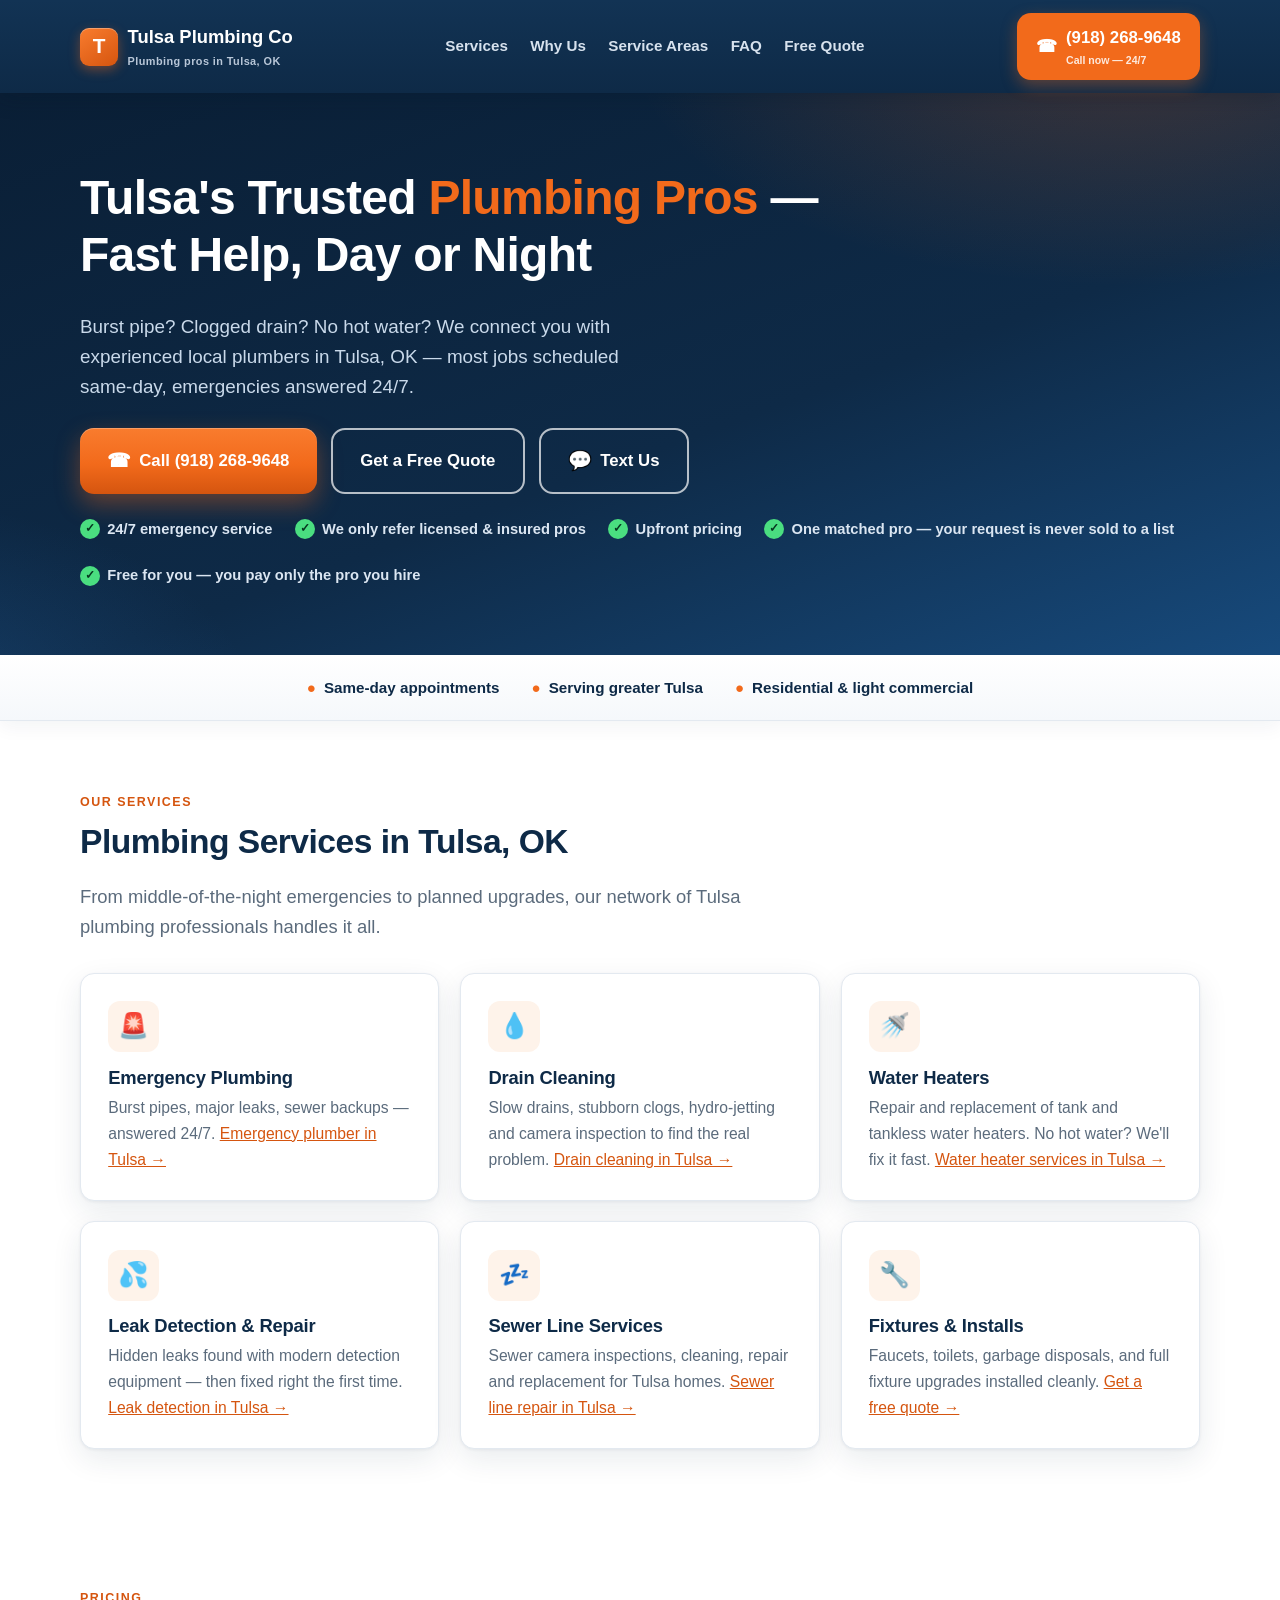
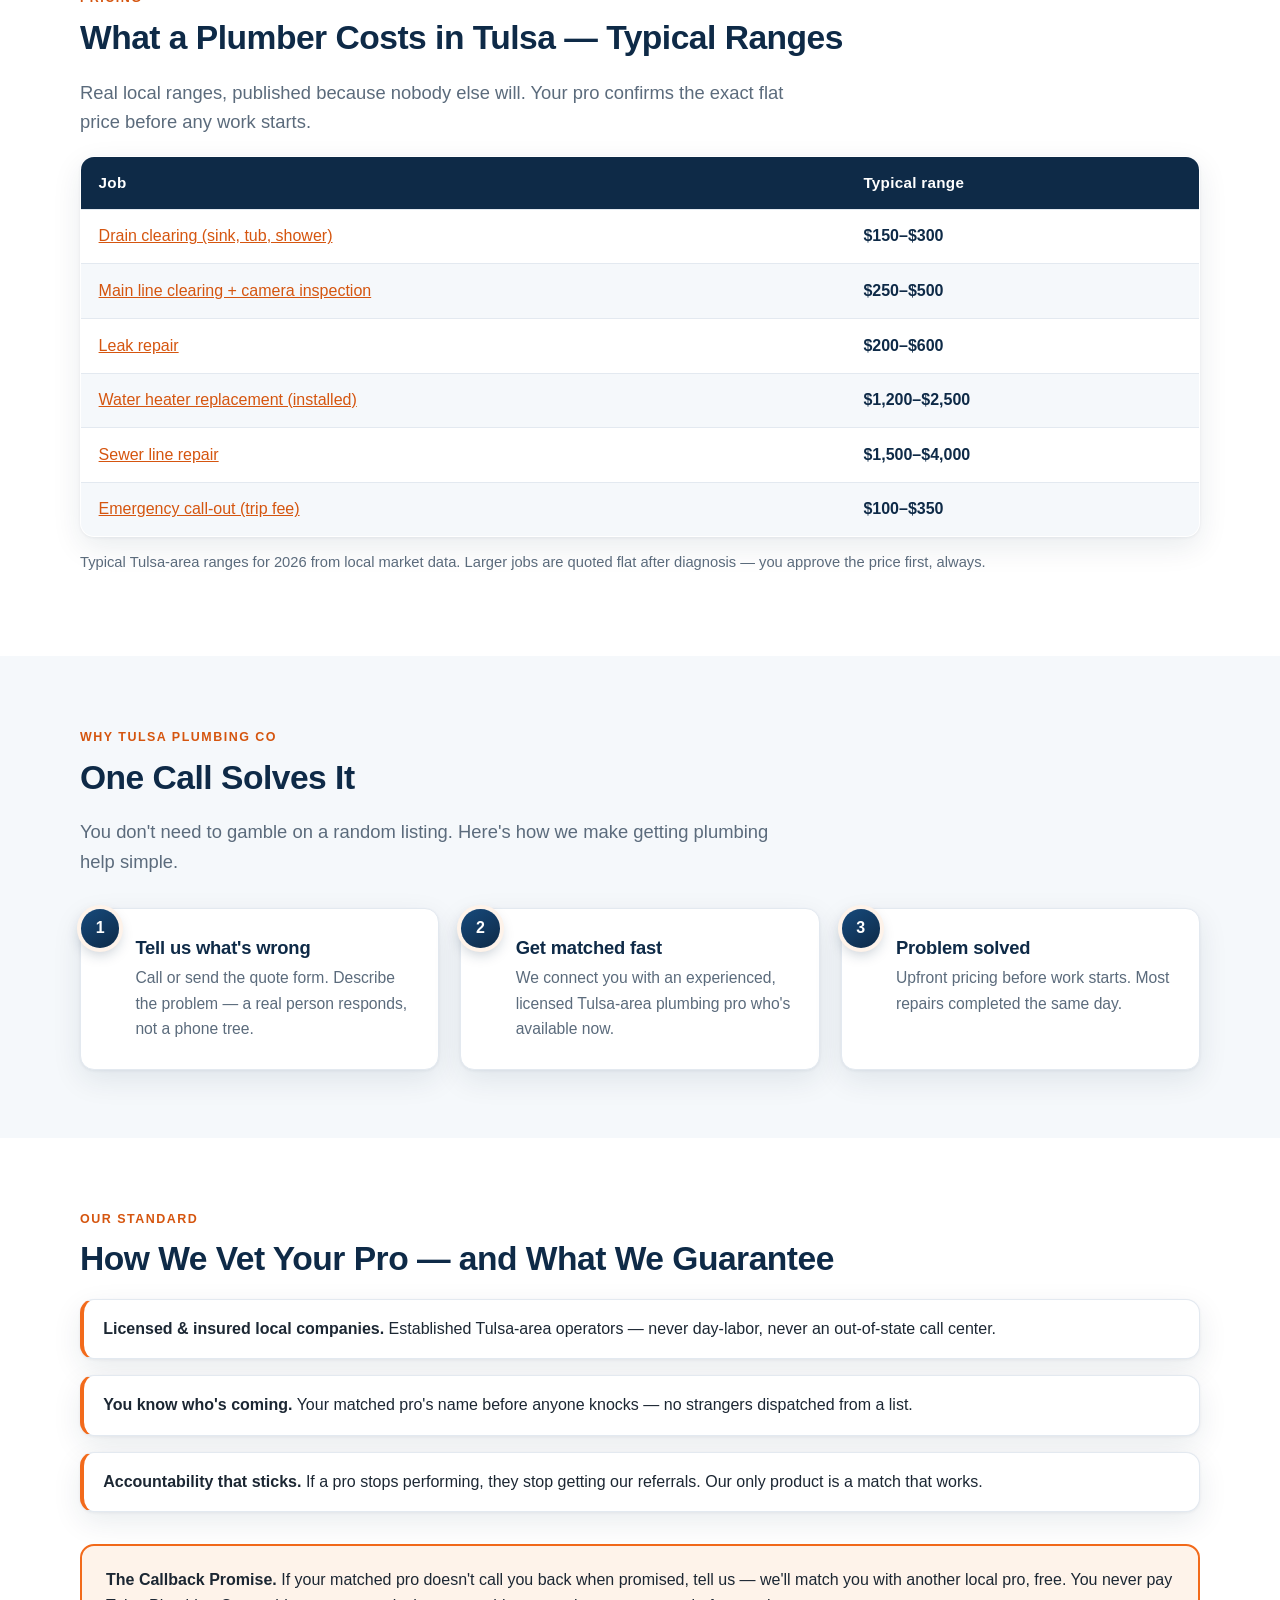
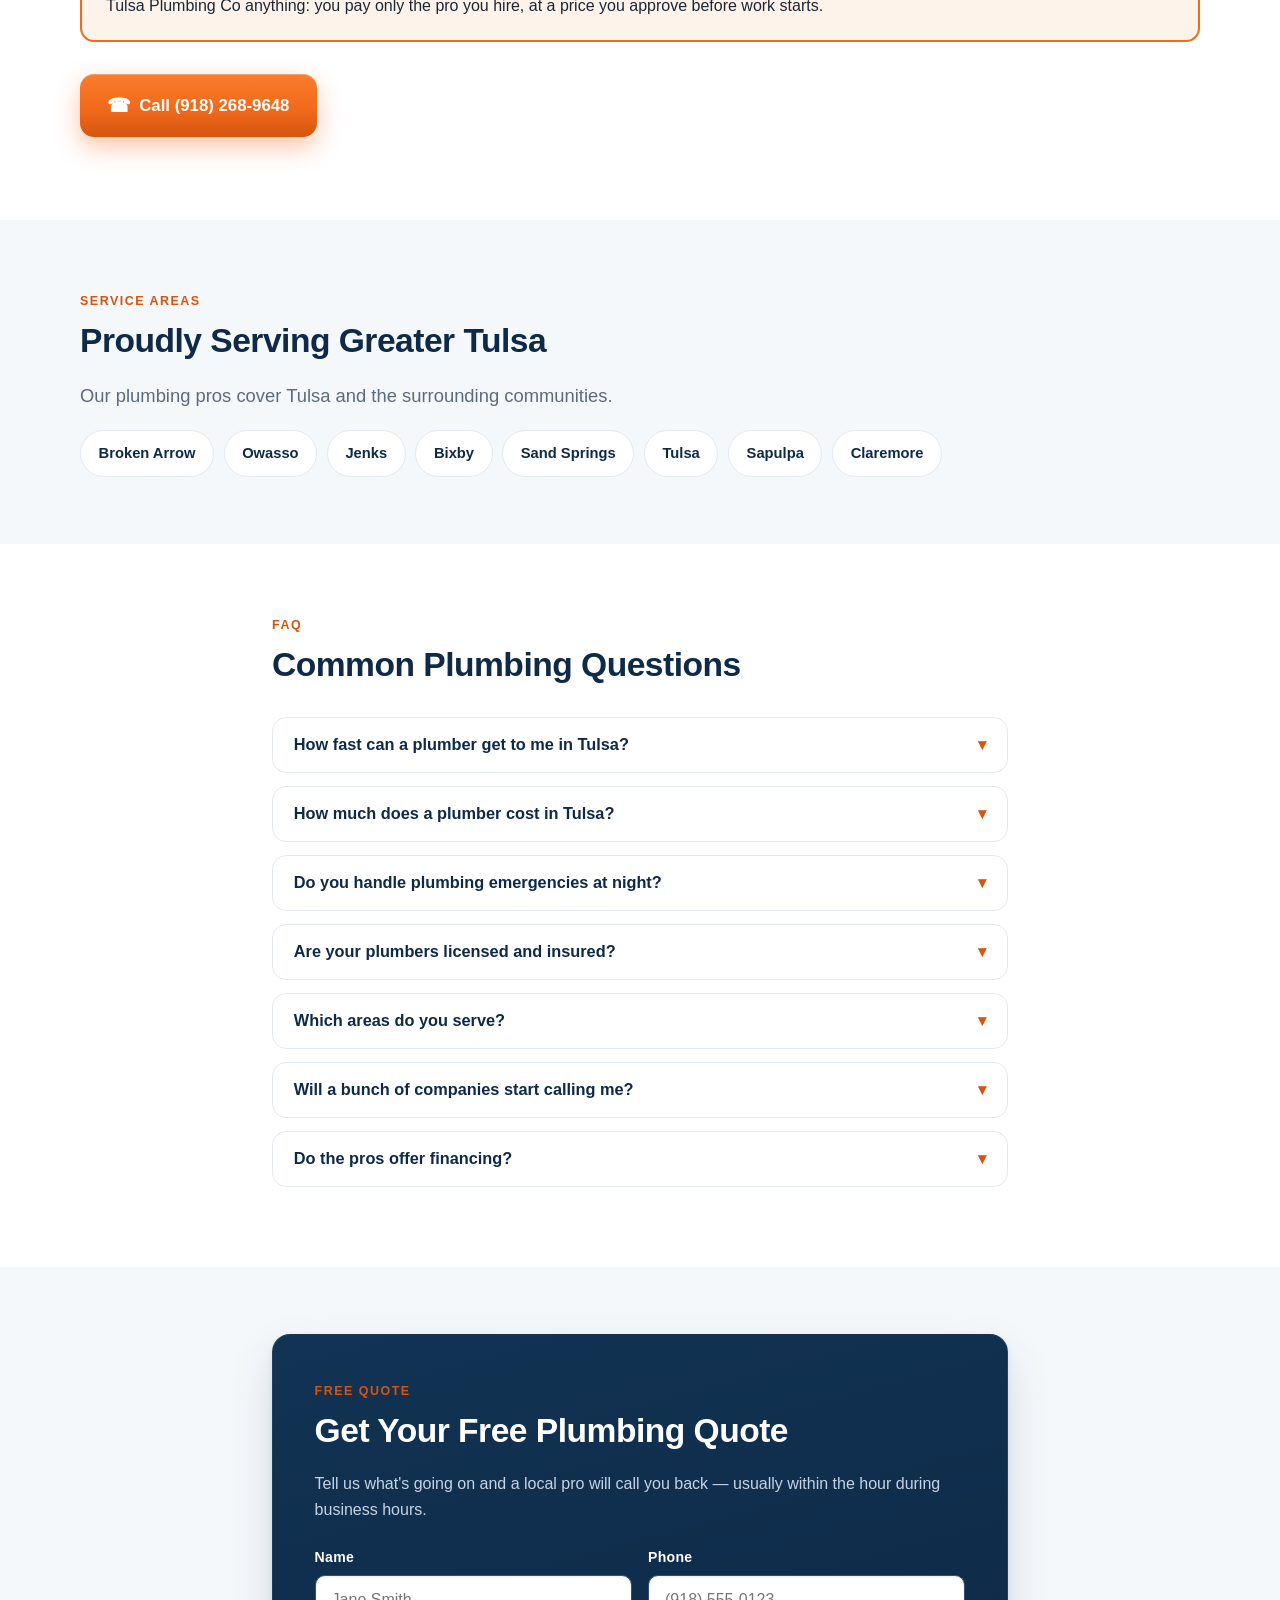
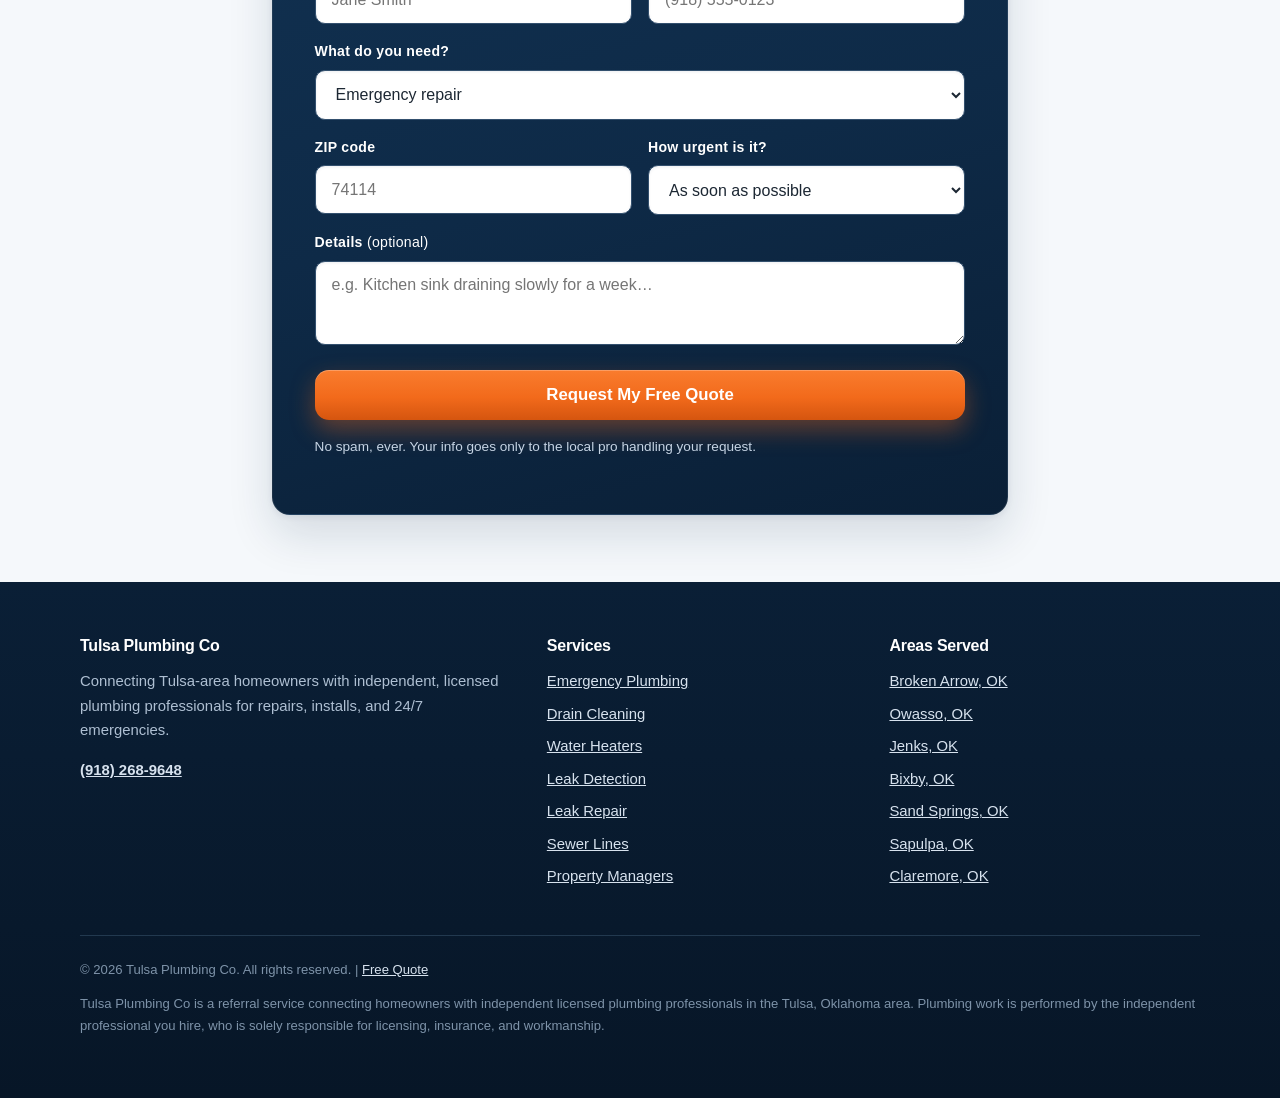
<file: index.html>
<!DOCTYPE html>
<html lang="en">
<head>
<meta charset="UTF-8">
<meta name="viewport" content="width=device-width, initial-scale=1.0">
<title>Plumber in Tulsa, OK | 24/7 Emergency | Tulsa Plumbing Co</title>
<meta name="description" content="Need a plumber in Tulsa, OK? We connect you with trusted local pros for emergencies, drains, water heaters & more. Call now for fast service.">
<link rel="canonical" href="https://tulsaplumbingco.com/">
<meta property="og:title" content="Plumber in Tulsa, OK | 24/7 | Tulsa Plumbing Co">
<meta property="og:description" content="Fast, reliable plumbing help in Tulsa — emergency repairs, drain cleaning, water heaters. Call now.">
<meta property="og:type" content="website">
<meta property="og:url" content="https://tulsaplumbingco.com/">
<meta property="og:image" content="https://tulsaplumbingco.com/assets/img/og-cover.jpg">
<meta name="twitter:card" content="summary_large_image">
<meta name="twitter:title" content="Plumber in Tulsa, OK | 24/7 | Tulsa Plumbing Co">
<meta name="twitter:description" content="Fast, reliable plumbing help in Tulsa — emergency repairs, drain cleaning, water heaters. Call now.">
<meta name="twitter:image" content="https://tulsaplumbingco.com/assets/img/og-cover.jpg">
<link rel="stylesheet" href="/assets/css/style.css">
<link rel="icon" href="data:image/svg+xml,<svg xmlns='http://www.w3.org/2000/svg' viewBox='0 0 100 100'><rect width='100' height='100' rx='20' fill='%23f26a1b'/><text x='50' y='68' font-size='52' text-anchor='middle' fill='white' font-family='Arial' font-weight='bold'>T</text></svg>">
<script type="application/ld+json">
{
  "@context": "https://schema.org",
  "@type": "Plumber",
  "name": "Tulsa Plumbing Co",
  "description": "Connecting Tulsa-area homeowners with trusted local plumbing professionals for emergency repairs, drain cleaning, water heaters, and more.",
  "url": "https://tulsaplumbingco.com/",
  "telephone": "+1-918-268-9648",
  "address": {
    "@type": "PostalAddress",
    "addressLocality": "Tulsa",
    "addressRegion": "OK",
    "addressCountry": "US"
  },
  "areaServed": [
    {"@type": "City", "name": "Tulsa"},
    {"@type": "City", "name": "Broken Arrow"},
    {"@type": "City", "name": "Owasso"},
    {"@type": "City", "name": "Jenks"},
    {"@type": "City", "name": "Bixby"},
    {"@type": "City", "name": "Sapulpa"},
    {"@type": "City", "name": "Sand Springs"},
    {"@type": "City", "name": "Claremore"}
  ],
  "openingHours": "Mo-Su 00:00-23:59",
  "priceRange": "$$"
}
</script>
<script type="application/ld+json">
{
  "@context": "https://schema.org",
  "@type": "FAQPage",
  "mainEntity": [
    {
      "@type": "Question",
      "name": "How fast can a plumber get to me in Tulsa?",
      "acceptedAnswer": {
        "@type": "Answer",
        "text": "For emergencies, our pros aim for same-day — often within hours. Standard appointments are usually available within 24–48 hours. Call (918) 268-9648 and we'll give you a real arrival window."
      }
    },
    {
      "@type": "Question",
      "name": "How much does a plumber cost in Tulsa?",
      "acceptedAnswer": {
        "@type": "Answer",
        "text": "Most residential service calls in Tulsa run $150–$500 depending on the job; bigger work like water heater replacement or sewer repair is quoted upfront before anything starts. You'll always approve the price first."
      }
    },
    {
      "@type": "Question",
      "name": "Do you handle plumbing emergencies at night?",
      "acceptedAnswer": {
        "@type": "Answer",
        "text": "Yes — burst pipes, flooding, and sewer backups can't wait. Our emergency line is answered 24/7, including weekends and holidays."
      }
    },
    {
      "@type": "Question",
      "name": "Are your plumbers licensed and insured?",
      "acceptedAnswer": {
        "@type": "Answer",
        "text": "That's our policy: we only connect you with professionals who are licensed per Oklahoma requirements and carry liability insurance — and you should always ask your pro for their license number. Any reputable plumber provides it happily."
      }
    },
    {
      "@type": "Question",
      "name": "Which areas do you serve?",
      "acceptedAnswer": {
        "@type": "Answer",
        "text": "Tulsa plus Broken Arrow, Owasso, Jenks, Bixby, Sapulpa, Sand Springs, and Claremore. Just outside? Call and ask — we may still be able to help."
      }
    },
    {
      "@type": "Question",
      "name": "Will a bunch of companies start calling me?",
      "acceptedAnswer": {
        "@type": "Answer",
        "text": "No. Your request goes to ONE matched local pro — we never sell or share your info with a list of companies. If that pro can't reach you or isn't the right fit, tell us and we'll re-match you."
      }
    },
    {
      "@type": "Question",
      "name": "Do the pros offer financing?",
      "acceptedAnswer": {
        "@type": "Answer",
        "text": "Many do on larger jobs — water heaters, sewer lines, repipes — with options shown before you commit. Ask about financing when you get your quote."
      }
    }
  ]
}
</script>
</head>
<body>

<header class="site-header">
  <div class="container header-inner">
    <a class="brand" href="/" aria-label="Tulsa Plumbing Co — home">
      <span class="brand-mark">T</span>
      <span>Tulsa Plumbing Co<small>Plumbing pros in Tulsa, OK</small></span>
    </a>
    <nav class="main-nav" id="mainNav" aria-label="Main navigation">
      <a href="/#services">Services</a>
      <a href="/#why-us">Why Us</a>
      <a href="/#areas">Service Areas</a>
      <a href="/#faq">FAQ</a>
      <a href="/#quote">Free Quote</a>
    </nav>
    <button class="nav-toggle" aria-label="Open menu" aria-expanded="false" aria-controls="mainNav">&#9776;</button>
    <a class="header-phone" href="tel:+19182689648"><span aria-hidden="true">&#9742;</span><span>(918) 268-9648<small>Call now — 24/7</small></span></a>
  </div>
</header>

<main>
  <!-- HERO -->
  <section class="hero">
    <div class="container">
      <h1>Tulsa's Trusted <span class="hl">Plumbing Pros</span> — Fast Help, Day or Night</h1>
      <p class="sub">Burst pipe? Clogged drain? No hot water? We connect you with experienced local plumbers in Tulsa, OK — most jobs scheduled same-day, emergencies answered 24/7.</p>
      <div class="hero-ctas">
        <a class="btn btn-primary" href="tel:+19182689648"><span class="icon" aria-hidden="true">&#9742;</span> Call (918) 268-9648</a>
        <a class="btn btn-outline" href="#quote">Get a Free Quote</a>
        <a class="btn btn-outline" href="sms:+19182689648"><span class="icon" aria-hidden="true">&#128172;</span> Text Us</a>
      </div>
      <ul class="hero-trust">
        <li><span class="tick">&#10003;</span> 24/7 emergency service</li>
        <li><span class="tick">&#10003;</span> We only refer licensed &amp; insured pros</li>
        <li><span class="tick">&#10003;</span> Upfront pricing</li>
        <li><span class="tick">&#10003;</span> One matched pro — your request is never sold to a list</li>
        <li><span class="tick">&#10003;</span> Free for you — you pay only the pro you hire</li>
      </ul>
    </div>
  </section>

  <!-- TRUST BAR -->
  <div class="trustbar">
    <div class="container">
      <ul>
        <li><span class="dot">&#9679;</span> Same-day appointments</li>
        <li><span class="dot">&#9679;</span> Serving greater Tulsa</li>
        <li><span class="dot">&#9679;</span> Residential &amp; light commercial</li>
      </ul>
    </div>
  </div>

  <!-- SERVICES -->
  <section id="services">
    <div class="container">
      <span class="eyebrow">Our services</span>
      <h2>Plumbing Services in Tulsa, OK</h2>
      <p class="lead">From middle-of-the-night emergencies to planned upgrades, our network of Tulsa plumbing professionals handles it all.</p>
      <div class="grid grid-3 mt-2">
        <div class="card">
          <div class="card-icon" aria-hidden="true">&#128680;</div>
          <h3>Emergency Plumbing</h3>
          <p>Burst pipes, major leaks, sewer backups — answered 24/7. <a href="/services/emergency-plumbing.html">Emergency plumber in Tulsa &rarr;</a></p>
        </div>
        <div class="card">
          <div class="card-icon" aria-hidden="true">&#128167;</div>
          <h3>Drain Cleaning</h3>
          <p>Slow drains, stubborn clogs, hydro-jetting and camera inspection to find the real problem. <a href="/services/drain-cleaning.html">Drain cleaning in Tulsa &rarr;</a></p>
        </div>
        <div class="card">
          <div class="card-icon" aria-hidden="true">&#128703;</div>
          <h3>Water Heaters</h3>
          <p>Repair and replacement of tank and tankless water heaters. No hot water? We'll fix it fast. <a href="/services/water-heater-repair-installation.html">Water heater services in Tulsa &rarr;</a></p>
        </div>
        <div class="card">
          <div class="card-icon" aria-hidden="true">&#128166;</div>
          <h3>Leak Detection &amp; Repair</h3>
          <p>Hidden leaks found with modern detection equipment — then fixed right the first time. <a href="/services/leak-detection.html">Leak detection in Tulsa &rarr;</a></p>
        </div>
        <div class="card">
          <div class="card-icon" aria-hidden="true">&#128164;</div>
          <h3>Sewer Line Services</h3>
          <p>Sewer camera inspections, cleaning, repair and replacement for Tulsa homes. <a href="/services/sewer-line-repair.html">Sewer line repair in Tulsa &rarr;</a></p>
        </div>
        <div class="card">
          <div class="card-icon" aria-hidden="true">&#128295;</div>
          <h3>Fixtures &amp; Installs</h3>
          <p>Faucets, toilets, garbage disposals, and full fixture upgrades installed cleanly. <a href="/#quote">Get a free quote &rarr;</a></p>
        </div>
      </div>
    </div>
  </section>

  <!-- PRICES -->
  <section id="prices">
    <div class="container">
      <span class="eyebrow">Pricing</span>
      <h2>What a Plumber Costs in Tulsa — Typical Ranges</h2>
      <p class="lead">Real local ranges, published because nobody else will. Your pro confirms the exact flat price before any work starts.</p>
      <table class="price-table">
        <thead><tr><th scope="col">Job</th><th scope="col">Typical range</th></tr></thead>
        <tbody>
          <tr><td><a href="/services/drain-cleaning.html">Drain clearing (sink, tub, shower)</a></td><td>$150–$300</td></tr>
          <tr><td><a href="/services/drain-cleaning.html">Main line clearing + camera inspection</a></td><td>$250–$500</td></tr>
          <tr><td><a href="/services/leak-repair.html">Leak repair</a></td><td>$200–$600</td></tr>
          <tr><td><a href="/services/water-heater-repair-installation.html">Water heater replacement (installed)</a></td><td>$1,200–$2,500</td></tr>
          <tr><td><a href="/services/sewer-line-repair.html">Sewer line repair</a></td><td>$1,500–$4,000</td></tr>
          <tr><td><a href="/services/emergency-plumbing.html">Emergency call-out (trip fee)</a></td><td>$100–$350</td></tr>
        </tbody>
      </table>
      <p class="price-note">Typical Tulsa-area ranges for 2026 from local market data. Larger jobs are quoted flat after diagnosis — you approve the price first, always.</p>
    </div>
  </section>

  <!-- WHY US -->
  <section id="why-us" class="section-soft">
    <div class="container">
      <span class="eyebrow">Why Tulsa Plumbing Co</span>
      <h2>One Call Solves It</h2>
      <p class="lead">You don't need to gamble on a random listing. Here's how we make getting plumbing help simple.</p>
      <div class="grid grid-3 steps mt-2">
        <div class="card step">
          <h3>Tell us what's wrong</h3>
          <p>Call or send the quote form. Describe the problem — a real person responds, not a phone tree.</p>
        </div>
        <div class="card step">
          <h3>Get matched fast</h3>
          <p>We connect you with an experienced, licensed Tulsa-area plumbing pro who's available now.</p>
        </div>
        <div class="card step">
          <h3>Problem solved</h3>
          <p>Upfront pricing before work starts. Most repairs completed the same day.</p>
        </div>
      </div>
    </div>
  </section>

  <!-- OUR STANDARD -->
  <section id="standard">
    <div class="container">
      <span class="eyebrow">Our standard</span>
      <h2>How We Vet Your Pro — and What We Guarantee</h2>
      <ul class="vet-list mt-2">
        <li><strong>Licensed &amp; insured local companies.</strong> Established Tulsa-area operators — never day-labor, never an out-of-state call center.</li>
        <li><strong>You know who's coming.</strong> Your matched pro's name before anyone knocks — no strangers dispatched from a list.</li>
        <li><strong>Accountability that sticks.</strong> If a pro stops performing, they stop getting our referrals. Our only product is a match that works.</li>
      </ul>
      <div class="guarantee-box mt-2">
        <p><strong>The Callback Promise.</strong> If your matched pro doesn't call you back when promised, tell us — we'll match you with another local pro, free. You never pay Tulsa Plumbing Co anything: you pay only the pro you hire, at a price you approve before work starts.</p>
      </div>
      <p class="mt-2"><a class="btn btn-primary" href="tel:+19182689648"><span class="icon" aria-hidden="true">&#9742;</span> Call (918) 268-9648</a></p>
    </div>
  </section>

  <!-- SERVICE AREAS -->
  <section id="areas" class="section-soft">
    <div class="container">
      <span class="eyebrow">Service areas</span>
      <h2>Proudly Serving Greater Tulsa</h2>
      <p class="lead">Our plumbing pros cover Tulsa and the surrounding communities.</p>
      <ul class="area-tags">
        <li><a href="/areas/broken-arrow.html">Broken Arrow</a></li>
        <li><a href="/areas/owasso.html">Owasso</a></li>
        <li><a href="/areas/jenks.html">Jenks</a></li>
        <li><a href="/areas/bixby.html">Bixby</a></li>
        <li><a href="/areas/sand-springs.html">Sand Springs</a></li>
        <li>Tulsa</li><li><a href="/areas/sapulpa.html">Sapulpa</a></li><li><a href="/areas/claremore.html">Claremore</a></li>
      </ul>
    </div>
  </section>

  <!-- FAQ -->
  <section id="faq">
    <div class="container" style="max-width: 46rem;">
      <span class="eyebrow">FAQ</span>
      <h2>Common Plumbing Questions</h2>
      <div class="mt-2">
        <div class="faq-item">
          <button class="faq-q" aria-expanded="false">How fast can a plumber get to me in Tulsa?<span class="chev" aria-hidden="true">&#9662;</span></button>
          <div class="faq-a"><p>For emergencies, our pros aim for same-day — often within hours. Standard appointments are usually available within 24–48 hours. Call <a href="tel:+19182689648">(918) 268-9648</a> and we'll give you a real arrival window.</p></div>
        </div>
        <div class="faq-item">
          <button class="faq-q" aria-expanded="false">How much does a plumber cost in Tulsa?<span class="chev" aria-hidden="true">&#9662;</span></button>
          <div class="faq-a"><p>Most residential service calls in Tulsa run $150–$500 depending on the job; bigger work like water heater replacement or sewer repair is quoted upfront before anything starts. You'll always approve the price first.</p></div>
        </div>
        <div class="faq-item">
          <button class="faq-q" aria-expanded="false">Do you handle plumbing emergencies at night?<span class="chev" aria-hidden="true">&#9662;</span></button>
          <div class="faq-a"><p>Yes — burst pipes, flooding, and sewer backups can't wait. Our emergency line is answered 24/7, including weekends and holidays.</p></div>
        </div>
        <div class="faq-item">
          <button class="faq-q" aria-expanded="false">Are your plumbers licensed and insured?<span class="chev" aria-hidden="true">&#9662;</span></button>
          <div class="faq-a"><p>That's our policy: we only connect you with professionals who are licensed per Oklahoma requirements and carry liability insurance — and you should always ask your pro for their license number. Any reputable plumber provides it happily.</p></div>
        </div>
        <div class="faq-item">
          <button class="faq-q" aria-expanded="false">Which areas do you serve?<span class="chev" aria-hidden="true">&#9662;</span></button>
          <div class="faq-a"><p>Tulsa plus Broken Arrow, Owasso, Jenks, Bixby, Sapulpa, Sand Springs, and Claremore. Just outside? Call and ask — we may still be able to help.</p></div>
        </div>
        <div class="faq-item">
          <button class="faq-q" aria-expanded="false">Will a bunch of companies start calling me?<span class="chev" aria-hidden="true">&#9662;</span></button>
          <div class="faq-a"><p>No. Your request goes to ONE matched local pro — we never sell or share your info with a list of companies. If that pro can't reach you or isn't the right fit, tell us and we'll re-match you.</p></div>
        </div>
        <div class="faq-item">
          <button class="faq-q" aria-expanded="false">Do the pros offer financing?<span class="chev" aria-hidden="true">&#9662;</span></button>
          <div class="faq-a"><p>Many do on larger jobs — water heaters, sewer lines, repipes — with options shown before you commit. Ask about financing when you get your quote.</p></div>
        </div>
      </div>
    </div>
  </section>

  <!-- QUOTE FORM -->
  <section id="quote" class="section-soft">
    <div class="container" style="max-width: 46rem;">
      <div class="form-wrap">
        <span class="eyebrow">Free quote</span>
        <h2>Get Your Free Plumbing Quote</h2>
        <p>Tell us what's going on and a local pro will call you back — usually within the hour during business hours.</p>
        <form class="quote-form" id="quoteForm" novalidate>
          <div class="field-row">
            <div class="field">
              <label for="q-name">Name</label>
              <input id="q-name" name="name" type="text" autocomplete="name" placeholder="Jane Smith" required>
            </div>
            <div class="field">
              <label for="q-phone">Phone</label>
              <input id="q-phone" name="phone" type="tel" autocomplete="tel" placeholder="(918) 555-0123" required>
            </div>
          </div>
          <div class="field">
            <label for="q-service">What do you need?</label>
            <select id="q-service" name="service">
              <option>Emergency repair</option>
              <option>Drain cleaning</option>
              <option>Water heater</option>
              <option>Leak detection / repair</option>
              <option>Sewer line</option>
              <option>Fixture install</option>
              <option>Something else</option>
            </select>
          </div>
          <div class="field-row">
            <div class="field">
              <label for="q-zip">ZIP code</label>
              <input id="q-zip" name="zip" type="text" inputmode="numeric" autocomplete="postal-code" maxlength="5" placeholder="74114">
            </div>
            <div class="field">
              <label for="q-urgency">How urgent is it?</label>
              <select id="q-urgency" name="urgency">
                <option>As soon as possible</option>
                <option>Today if possible</option>
                <option>This week is fine</option>
                <option>Just comparing prices</option>
              </select>
            </div>
          </div>
          <div class="field">
            <label for="q-details">Details <span style="font-weight:400">(optional)</span></label>
            <textarea id="q-details" name="details" rows="3" placeholder="e.g. Kitchen sink draining slowly for a week…"></textarea>
          </div>
          <div class="field hp" aria-hidden="true">
            <label>Company (leave blank)<input type="text" name="company" tabindex="-1" autocomplete="off"></label>
          </div>
          <p class="form-error" role="alert"></p>
          <button class="btn btn-primary btn-block" type="submit">Request My Free Quote</button>
          <p class="form-note">No spam, ever. Your info goes only to the local pro handling your request.</p>
          <div class="form-success" role="status">
            <strong>Request received — we're on it now.</strong><br>
            Your request just reached our matching desk. ONE local licensed pro will call you back — usually within the hour between 7 AM and 9 PM, and first thing in the morning for overnight requests. Emergency right now? Call <a href="tel:+19182689648" style="color:#ffd9b8">(918) 268-9648</a> — answered 24/7.
          </div>
        </form>
      </div>
    </div>
  </section>
</main>

<footer class="site-footer">
  <div class="container">
    <div class="footer-grid">
      <div>
        <h2 class="fh">Tulsa Plumbing Co</h2>
        <p>Connecting Tulsa-area homeowners with independent, licensed plumbing professionals for repairs, installs, and 24/7 emergencies.</p>
        <p><a href="tel:+19182689648"><strong>(918) 268-9648</strong></a></p>
      </div>
      <div>
        <h2 class="fh">Services</h2>
        <ul>
          <li><a href="/services/emergency-plumbing.html">Emergency Plumbing</a></li>
          <li><a href="/services/drain-cleaning.html">Drain Cleaning</a></li>
          <li><a href="/services/water-heater-repair-installation.html">Water Heaters</a></li>
          <li><a href="/services/leak-detection.html">Leak Detection</a></li>
          <li><a href="/services/leak-repair.html">Leak Repair</a></li>
          <li><a href="/services/sewer-line-repair.html">Sewer Lines</a></li>
          <li><a href="/property-managers.html">Property Managers</a></li>
        </ul>
      </div>
      <div>
        <h2 class="fh">Areas Served</h2>
        <ul>
          <li><a href="/areas/broken-arrow.html">Broken Arrow, OK</a></li>
          <li><a href="/areas/owasso.html">Owasso, OK</a></li>
          <li><a href="/areas/jenks.html">Jenks, OK</a></li>
          <li><a href="/areas/bixby.html">Bixby, OK</a></li>
          <li><a href="/areas/sand-springs.html">Sand Springs, OK</a></li>
          <li><a href="/areas/sapulpa.html">Sapulpa, OK</a></li>
          <li><a href="/areas/claremore.html">Claremore, OK</a></li>
        </ul>
      </div>
    </div>
    <div class="footer-bottom">
      <p>&copy; <span data-year>2026</span> Tulsa Plumbing Co. All rights reserved. | <a href="/#quote">Free Quote</a></p>
      <p>Tulsa Plumbing Co is a referral service connecting homeowners with independent licensed plumbing professionals in the Tulsa, Oklahoma area. Plumbing work is performed by the independent professional you hire, who is solely responsible for licensing, insurance, and workmanship.</p>
    </div>
  </div>
</footer>

<!-- Sticky mobile call bar -->
<div class="callbar" role="navigation" aria-label="Quick contact">
  <a class="call-now" href="tel:+19182689648">&#9742; Call Now</a>
  <a class="text-us" href="sms:+19182689648">&#128172; Text</a>
  <a class="get-quote" href="#quote">Free Quote</a>
</div>

<script src="/assets/js/main.js" defer></script>
</body>
</html>
</file>
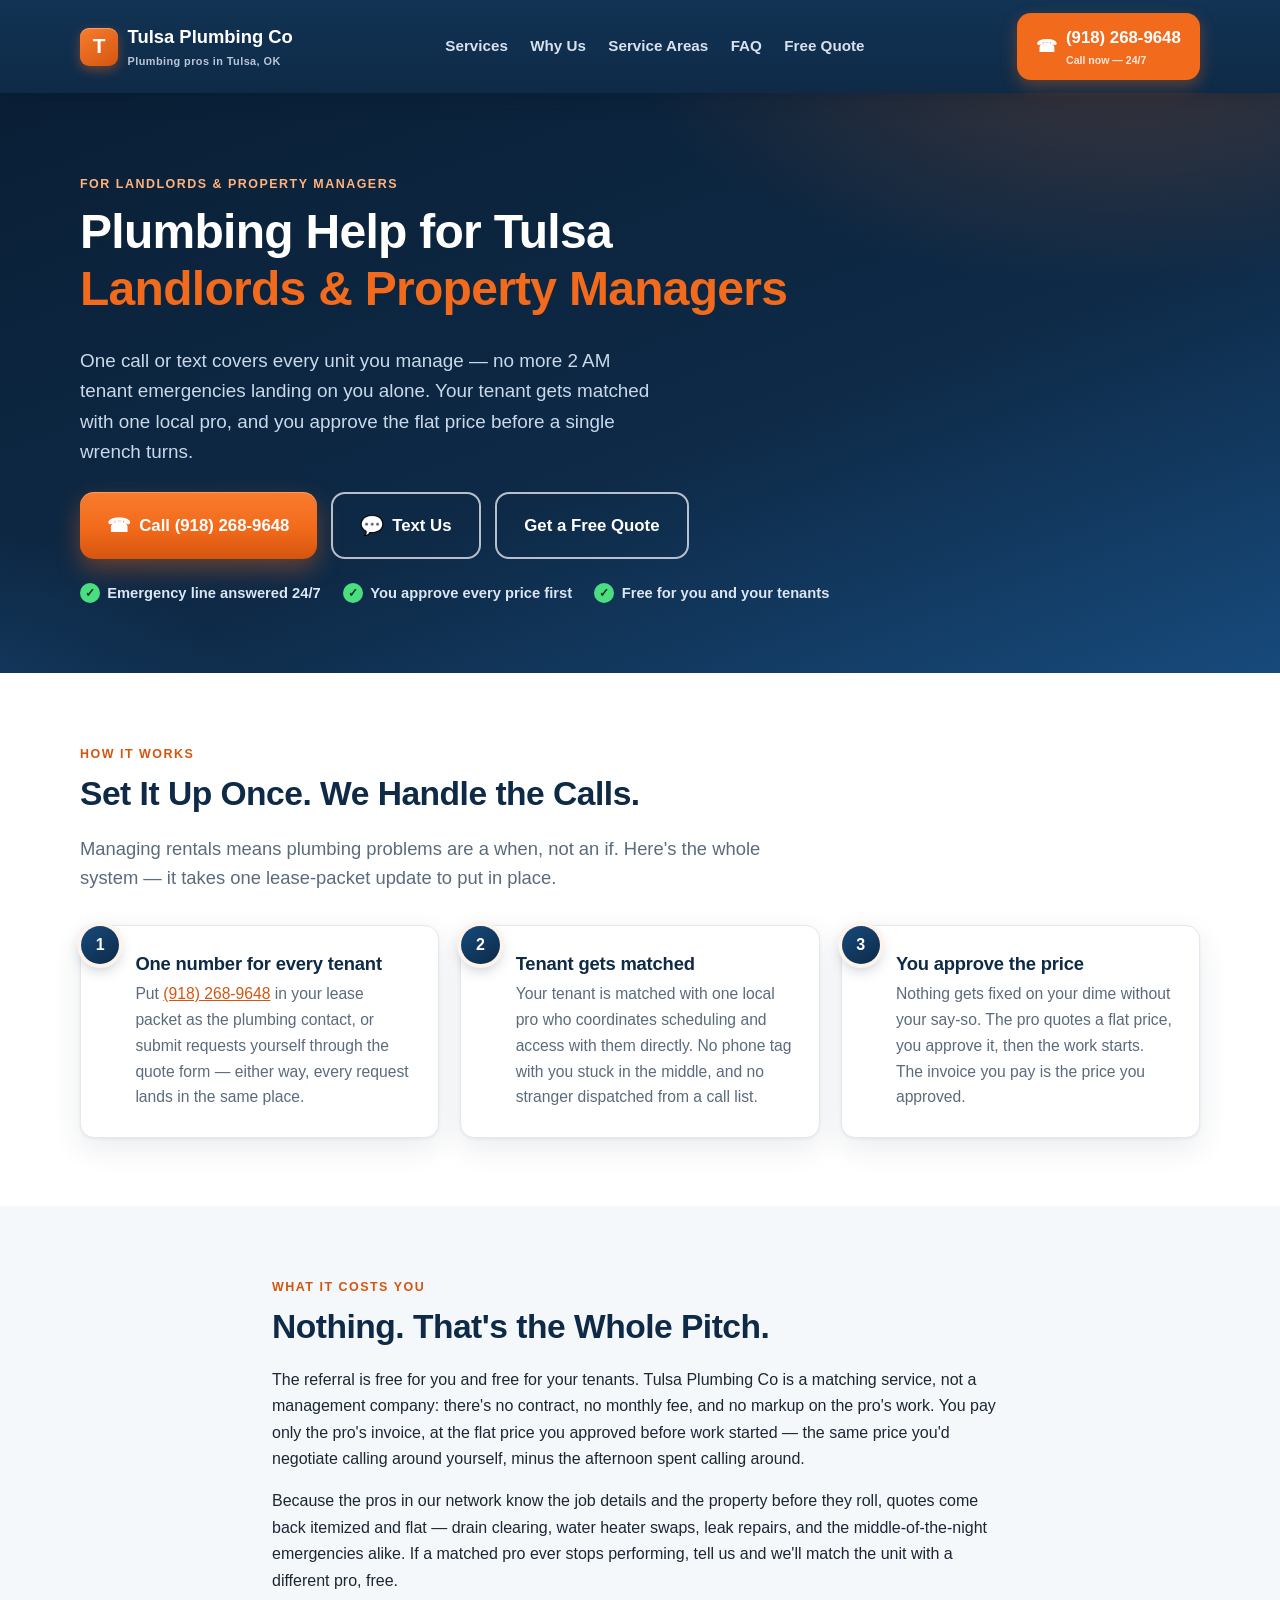
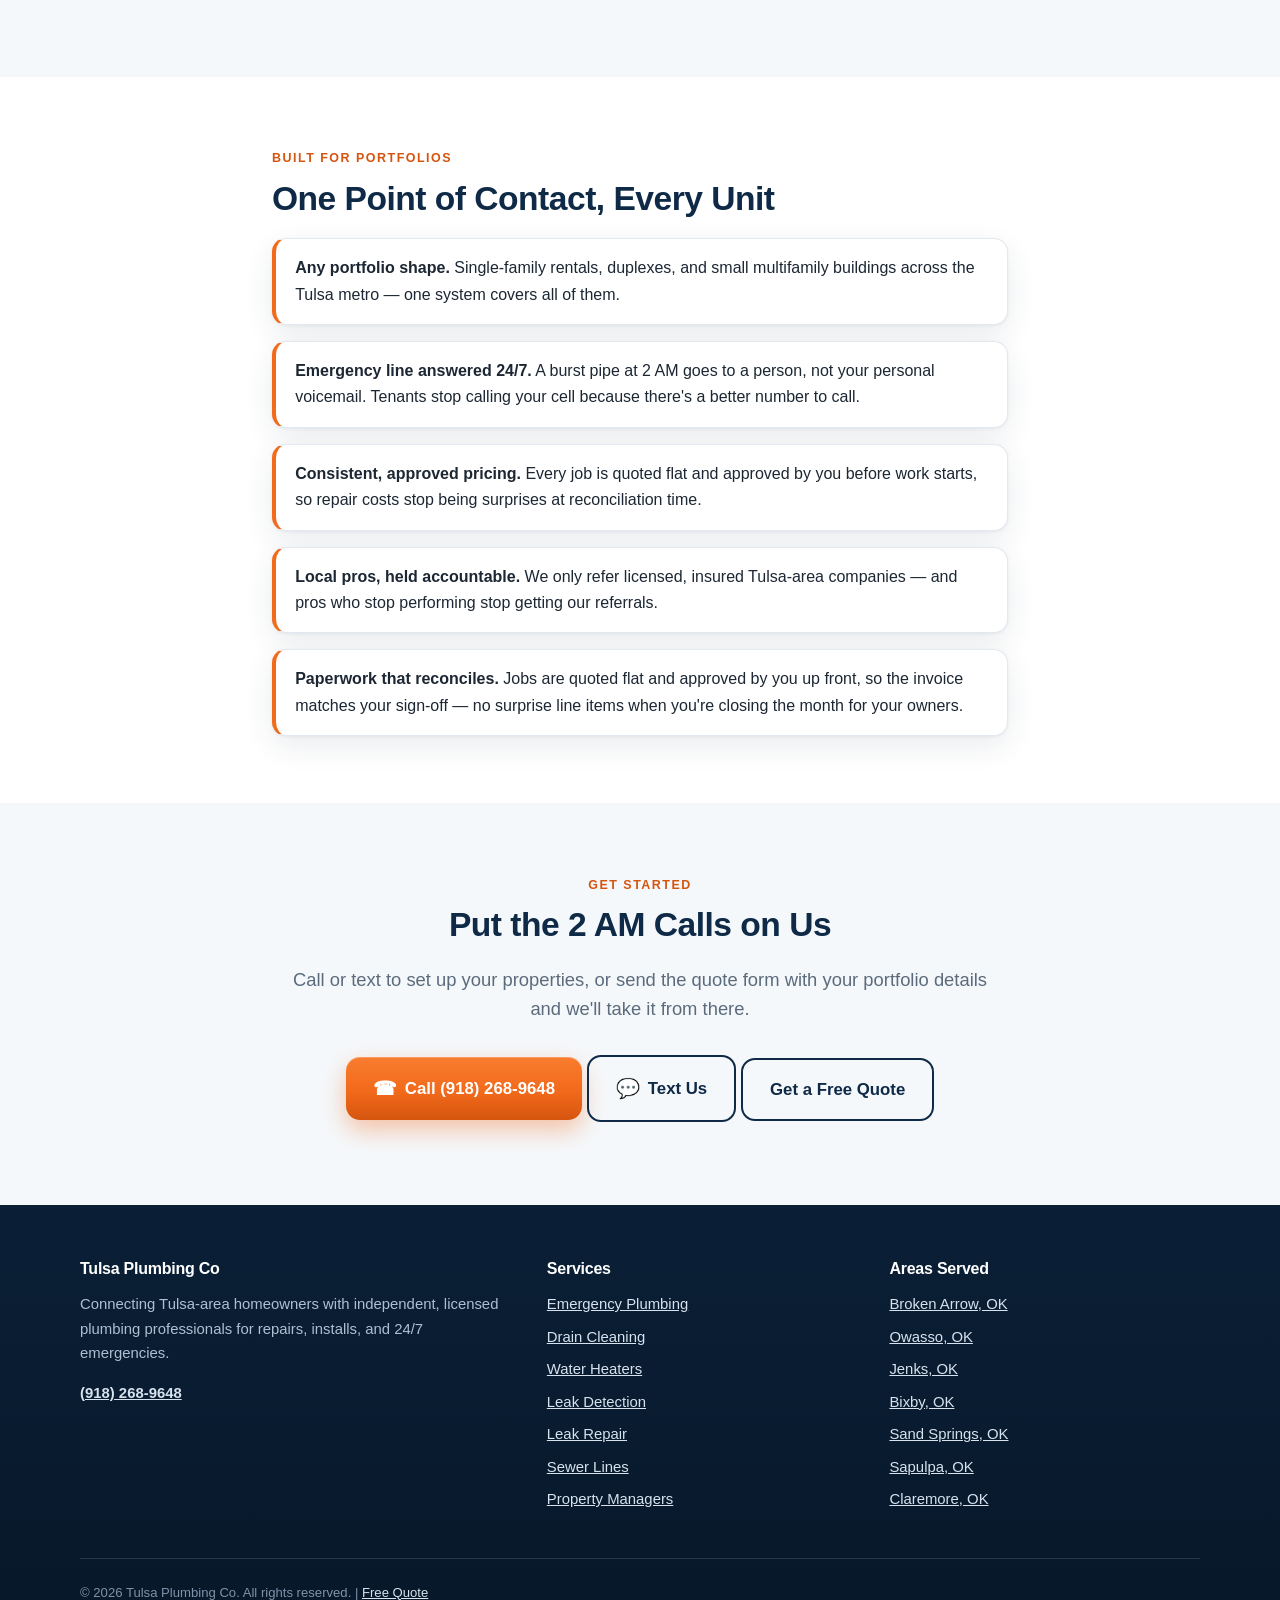
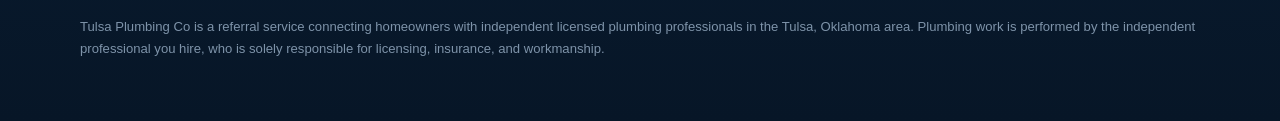
<file: property-managers.html>
<!DOCTYPE html>
<html lang="en">
<head>
<meta charset="UTF-8">
<meta name="viewport" content="width=device-width, initial-scale=1.0">
<title>Plumbing for Landlords &amp; Property Managers in Tulsa, OK | Tulsa Plumbing Co</title>
<meta name="description" content="One plumbing number for every unit you manage in the Tulsa area. Tenants get matched with one local pro, you approve every price before work starts. Free referral.">
<link rel="canonical" href="https://tulsaplumbingco.com/property-managers.html">
<meta property="og:title" content="Plumbing for Landlords & Property Managers in Tulsa, OK | Tulsa Plumbing Co">
<meta property="og:description" content="One number for every unit you manage. Tenant matched with one local pro; you approve the flat price before work starts.">
<meta property="og:type" content="website">
<meta property="og:url" content="https://tulsaplumbingco.com/property-managers.html">
<meta property="og:image" content="https://tulsaplumbingco.com/assets/img/og-cover.jpg">
<meta name="twitter:card" content="summary_large_image">
<meta name="twitter:title" content="Plumbing for Landlords & Property Managers in Tulsa, OK | Tulsa Plumbing Co">
<meta name="twitter:description" content="One number for every unit you manage. Tenant matched with one local pro; you approve the flat price before work starts.">
<meta name="twitter:image" content="https://tulsaplumbingco.com/assets/img/og-cover.jpg">
<link rel="stylesheet" href="/assets/css/style.css">
<link rel="icon" href="data:image/svg+xml,<svg xmlns='http://www.w3.org/2000/svg' viewBox='0 0 100 100'><rect width='100' height='100' rx='20' fill='%23f26a1b'/><text x='50' y='68' font-size='52' text-anchor='middle' fill='white' font-family='Arial' font-weight='bold'>T</text></svg>">
<script type="application/ld+json">
{
  "@context": "https://schema.org",
  "@type": "Plumber",
  "name": "Tulsa Plumbing Co",
  "description": "Connecting Tulsa-area homeowners, landlords, and property managers with trusted local plumbing professionals for emergency repairs, drain cleaning, water heaters, and more.",
  "url": "https://tulsaplumbingco.com/property-managers.html",
  "telephone": "+1-918-268-9648",
  "address": {
    "@type": "PostalAddress",
    "addressLocality": "Tulsa",
    "addressRegion": "OK",
    "addressCountry": "US"
  },
  "areaServed": [
    {"@type": "City", "name": "Tulsa"},
    {"@type": "City", "name": "Broken Arrow"},
    {"@type": "City", "name": "Owasso"},
    {"@type": "City", "name": "Jenks"},
    {"@type": "City", "name": "Bixby"},
    {"@type": "City", "name": "Sapulpa"},
    {"@type": "City", "name": "Sand Springs"},
    {"@type": "City", "name": "Claremore"}
  ],
  "openingHours": "Mo-Su 00:00-23:59",
  "priceRange": "$$"
}
</script>
</head>
<body>

<header class="site-header">
  <div class="container header-inner">
    <a class="brand" href="/" aria-label="Tulsa Plumbing Co — home">
      <span class="brand-mark">T</span>
      <span>Tulsa Plumbing Co<small>Plumbing pros in Tulsa, OK</small></span>
    </a>
    <nav class="main-nav" id="mainNav" aria-label="Main navigation">
      <a href="/#services">Services</a>
      <a href="/#why-us">Why Us</a>
      <a href="/#areas">Service Areas</a>
      <a href="/#faq">FAQ</a>
      <a href="/#quote">Free Quote</a>
    </nav>
    <button class="nav-toggle" aria-label="Open menu" aria-expanded="false" aria-controls="mainNav">&#9776;</button>
    <a class="header-phone" href="tel:+19182689648"><span aria-hidden="true">&#9742;</span><span>(918) 268-9648<small>Call now — 24/7</small></span></a>
  </div>
</header>

<main>
  <!-- HERO -->
  <section class="hero">
    <div class="container">
      <p class="eyebrow" style="color:#ffb37e">For landlords &amp; property managers</p>
      <h1>Plumbing Help for Tulsa <span class="hl">Landlords &amp; Property Managers</span></h1>
      <p class="sub">One call or text covers every unit you manage — no more 2 AM tenant emergencies landing on you alone. Your tenant gets matched with one local pro, and you approve the flat price before a single wrench turns.</p>
      <div class="hero-ctas">
        <a class="btn btn-primary" href="tel:+19182689648"><span class="icon" aria-hidden="true">&#9742;</span> Call (918) 268-9648</a>
        <a class="btn btn-outline" href="sms:+19182689648"><span class="icon" aria-hidden="true">&#128172;</span> Text Us</a>
        <a class="btn btn-outline" href="/#quote">Get a Free Quote</a>
      </div>
      <ul class="hero-trust">
        <li><span class="tick">&#10003;</span> Emergency line answered 24/7</li>
        <li><span class="tick">&#10003;</span> You approve every price first</li>
        <li><span class="tick">&#10003;</span> Free for you and your tenants</li>
      </ul>
    </div>
  </section>

  <!-- HOW IT WORKS -->
  <section>
    <div class="container">
      <span class="eyebrow">How it works</span>
      <h2>Set It Up Once. We Handle the Calls.</h2>
      <p class="lead">Managing rentals means plumbing problems are a when, not an if. Here's the whole system — it takes one lease-packet update to put in place.</p>
      <div class="grid grid-3 steps mt-2">
        <div class="card step">
          <h3>One number for every tenant</h3>
          <p>Put <a href="tel:+19182689648">(918) 268-9648</a> in your lease packet as the plumbing contact, or submit requests yourself through the quote form — either way, every request lands in the same place.</p>
        </div>
        <div class="card step">
          <h3>Tenant gets matched</h3>
          <p>Your tenant is matched with one local pro who coordinates scheduling and access with them directly. No phone tag with you stuck in the middle, and no stranger dispatched from a call list.</p>
        </div>
        <div class="card step">
          <h3>You approve the price</h3>
          <p>Nothing gets fixed on your dime without your say-so. The pro quotes a flat price, you approve it, then the work starts. The invoice you pay is the price you approved.</p>
        </div>
      </div>
    </div>
  </section>

  <!-- COST -->
  <section class="section-soft">
    <div class="container" style="max-width: 46rem;">
      <span class="eyebrow">What it costs you</span>
      <h2>Nothing. That's the Whole Pitch.</h2>
      <p>The referral is free for you and free for your tenants. Tulsa Plumbing Co is a matching service, not a management company: there's no contract, no monthly fee, and no markup on the pro's work. You pay only the pro's invoice, at the flat price you approved before work started — the same price you'd negotiate calling around yourself, minus the afternoon spent calling around.</p>
      <p>Because the pros in our network know the job details and the property before they roll, quotes come back itemized and flat — drain clearing, water heater swaps, leak repairs, and the middle-of-the-night emergencies alike. If a matched pro ever stops performing, tell us and we'll match the unit with a different pro, free.</p>
    </div>
  </section>

  <!-- BUILT FOR PORTFOLIOS -->
  <section>
    <div class="container" style="max-width: 46rem;">
      <span class="eyebrow">Built for portfolios</span>
      <h2>One Point of Contact, Every Unit</h2>
      <ul class="vet-list mt-2">
        <li><strong>Any portfolio shape.</strong> Single-family rentals, duplexes, and small multifamily buildings across the Tulsa metro — one system covers all of them.</li>
        <li><strong>Emergency line answered 24/7.</strong> A burst pipe at 2 AM goes to a person, not your personal voicemail. Tenants stop calling your cell because there's a better number to call.</li>
        <li><strong>Consistent, approved pricing.</strong> Every job is quoted flat and approved by you before work starts, so repair costs stop being surprises at reconciliation time.</li>
        <li><strong>Local pros, held accountable.</strong> We only refer licensed, insured Tulsa-area companies — and pros who stop performing stop getting our referrals.</li>
        <li><strong>Paperwork that reconciles.</strong> Jobs are quoted flat and approved by you up front, so the invoice matches your sign-off — no surprise line items when you're closing the month for your owners.</li>
      </ul>
    </div>
  </section>

  <!-- CTA -->
  <section class="section-soft">
    <div class="container text-center" style="max-width: 46rem;">
      <span class="eyebrow">Get started</span>
      <h2>Put the 2 AM Calls on Us</h2>
      <p class="lead" style="margin-left:auto; margin-right:auto;">Call or text to set up your properties, or send the quote form with your portfolio details and we'll take it from there.</p>
      <p class="mt-2">
        <a class="btn btn-primary" href="tel:+19182689648"><span class="icon" aria-hidden="true">&#9742;</span> Call (918) 268-9648</a>
        <a class="btn btn-outline-dark" href="sms:+19182689648"><span class="icon" aria-hidden="true">&#128172;</span> Text Us</a>
        <a class="btn btn-outline-dark" href="/#quote">Get a Free Quote</a>
      </p>
    </div>
  </section>
</main>

<footer class="site-footer">
  <div class="container">
    <div class="footer-grid">
      <div>
        <h2 class="fh">Tulsa Plumbing Co</h2>
        <p>Connecting Tulsa-area homeowners with independent, licensed plumbing professionals for repairs, installs, and 24/7 emergencies.</p>
        <p><a href="tel:+19182689648"><strong>(918) 268-9648</strong></a></p>
      </div>
      <div>
        <h2 class="fh">Services</h2>
        <ul>
          <li><a href="/services/emergency-plumbing.html">Emergency Plumbing</a></li>
          <li><a href="/services/drain-cleaning.html">Drain Cleaning</a></li>
          <li><a href="/services/water-heater-repair-installation.html">Water Heaters</a></li>
          <li><a href="/services/leak-detection.html">Leak Detection</a></li>
          <li><a href="/services/leak-repair.html">Leak Repair</a></li>
          <li><a href="/services/sewer-line-repair.html">Sewer Lines</a></li>
          <li><a href="/property-managers.html">Property Managers</a></li>
        </ul>
      </div>
      <div>
        <h2 class="fh">Areas Served</h2>
        <ul>
          <li><a href="/areas/broken-arrow.html">Broken Arrow, OK</a></li>
          <li><a href="/areas/owasso.html">Owasso, OK</a></li>
          <li><a href="/areas/jenks.html">Jenks, OK</a></li>
          <li><a href="/areas/bixby.html">Bixby, OK</a></li>
          <li><a href="/areas/sand-springs.html">Sand Springs, OK</a></li>
          <li><a href="/areas/sapulpa.html">Sapulpa, OK</a></li>
          <li><a href="/areas/claremore.html">Claremore, OK</a></li>
        </ul>
      </div>
    </div>
    <div class="footer-bottom">
      <p>&copy; <span data-year>2026</span> Tulsa Plumbing Co. All rights reserved. | <a href="/#quote">Free Quote</a></p>
      <p>Tulsa Plumbing Co is a referral service connecting homeowners with independent licensed plumbing professionals in the Tulsa, Oklahoma area. Plumbing work is performed by the independent professional you hire, who is solely responsible for licensing, insurance, and workmanship.</p>
    </div>
  </div>
</footer>

<!-- Sticky mobile call bar -->
<div class="callbar" role="navigation" aria-label="Quick contact">
  <a class="call-now" href="tel:+19182689648">&#9742; Call Now</a>
  <a class="text-us" href="sms:+19182689648">&#128172; Text</a>
  <a class="get-quote" href="/#quote">Free Quote</a>
</div>

<script src="/assets/js/main.js" defer></script>
</body>
</html>
</file>
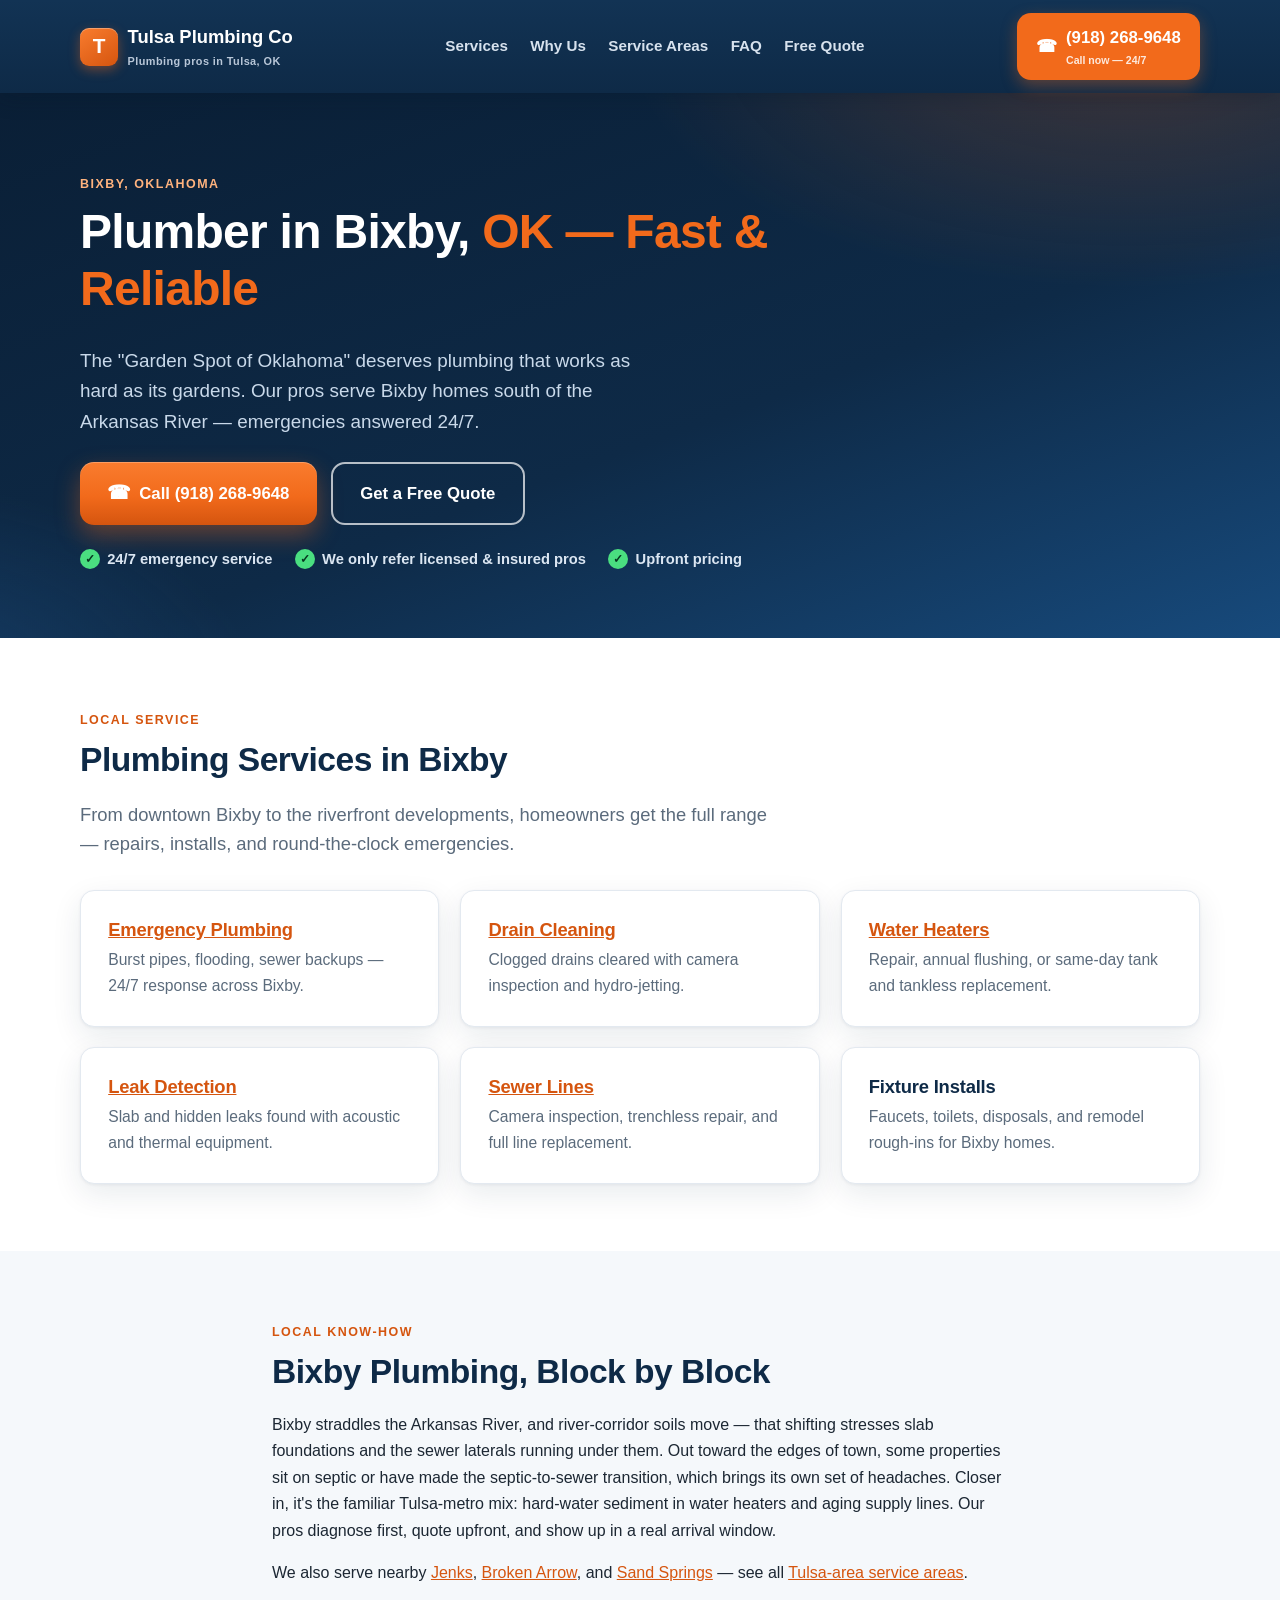
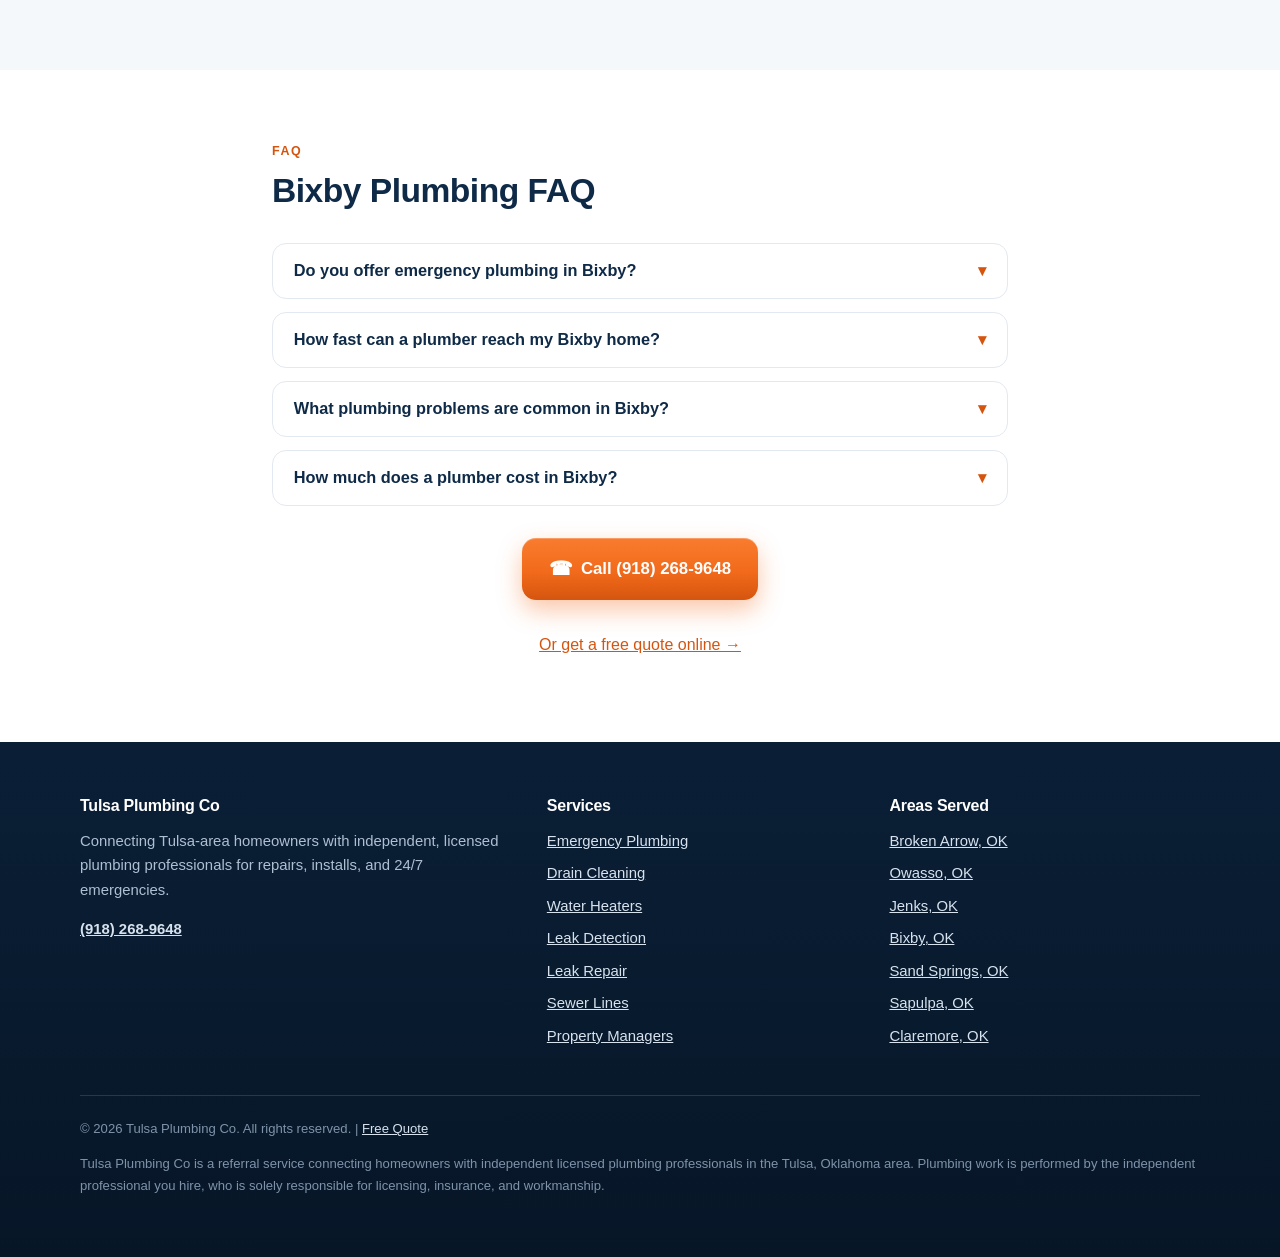
<file: areas/bixby.html>
<!DOCTYPE html>
<html lang="en">
<head>
<meta charset="UTF-8">
<meta name="viewport" content="width=device-width, initial-scale=1.0">
<title>Plumber in Bixby, OK | 24/7 Service | Tulsa Plumbing Co</title>
<meta name="description" content="Need a plumber in Bixby, OK? Emergency repairs, drain cleaning, water heaters & more — same-day service, upfront pricing. Call (918) 268-9648.">
<link rel="canonical" href="https://tulsaplumbingco.com/areas/bixby.html">
<meta property="og:title" content="Plumber in Bixby, OK | Tulsa Plumbing Co">
<meta property="og:description" content="Bixby plumbing pros — emergencies, drains, water heaters. Same-day service. Call now.">
<meta property="og:type" content="website">
<meta property="og:url" content="https://tulsaplumbingco.com/areas/bixby.html">
<meta property="og:image" content="https://tulsaplumbingco.com/assets/img/og-cover.jpg">
<meta name="twitter:card" content="summary_large_image">
<meta name="twitter:title" content="Plumber in Bixby, OK | Tulsa Plumbing Co">
<meta name="twitter:description" content="Bixby plumbing pros — emergencies, drains, water heaters. Same-day service. Call now.">
<meta name="twitter:image" content="https://tulsaplumbingco.com/assets/img/og-cover.jpg">
<link rel="stylesheet" href="/assets/css/style.css">
<link rel="icon" href="data:image/svg+xml,<svg xmlns='http://www.w3.org/2000/svg' viewBox='0 0 100 100'><rect width='100' height='100' rx='20' fill='%23f26a1b'/><text x='50' y='68' font-size='52' text-anchor='middle' fill='white' font-family='Arial' font-weight='bold'>T</text></svg>">
<script type="application/ld+json">
{
  "@context": "https://schema.org",
  "@type": "Plumber",
  "name": "Tulsa Plumbing Co — Bixby",
  "description": "Plumbing services in Bixby, OK: emergency repairs, drain cleaning, water heaters, leak detection, sewer lines.",
  "url": "https://tulsaplumbingco.com/areas/bixby.html",
  "telephone": "+1-918-268-9648",
  "areaServed": {"@type": "City", "name": "Bixby"},
  "openingHours": "Mo-Su 00:00-23:59",
  "priceRange": "$$"
}
</script>
<script type="application/ld+json">
{
  "@context": "https://schema.org",
  "@type": "FAQPage",
  "mainEntity": [
    {
      "@type": "Question",
      "name": "Do you offer emergency plumbing in Bixby?",
      "acceptedAnswer": {"@type": "Answer", "text": "Yes — burst pipes, major leaks, and sewer backups in Bixby get 24/7 emergency response, including nights, weekends, and holidays."}
    },
    {
      "@type": "Question",
      "name": "How fast can a plumber reach my Bixby home?",
      "acceptedAnswer": {"@type": "Answer", "text": "Emergencies are prioritized — many Bixby calls see a pro within hours. Standard appointments are usually available within 24–48 hours."}
    },
    {
      "@type": "Question",
      "name": "What plumbing problems are common in Bixby?",
      "acceptedAnswer": {"@type": "Answer", "text": "River-corridor soil movement stressing slab and sewer lines, hard-water sediment in water heaters, and septic-to-sewer transitions in outlying areas."}
    },
    {
      "@type": "Question",
      "name": "How much does a plumber cost in Bixby?",
      "acceptedAnswer": {"@type": "Answer", "text": "Most residential service calls run $150–$500; larger work like water heater replacement or sewer repair is quoted upfront before anything starts."}
    }
  ]
}
</script>
</head>
<body>

<header class="site-header">
  <div class="container header-inner">
    <a class="brand" href="/" aria-label="Tulsa Plumbing Co — home">
      <span class="brand-mark">T</span>
      <span>Tulsa Plumbing Co<small>Plumbing pros in Tulsa, OK</small></span>
    </a>
    <nav class="main-nav" id="mainNav" aria-label="Main navigation">
      <a href="/#services">Services</a>
      <a href="/#why-us">Why Us</a>
      <a href="/#areas">Service Areas</a>
      <a href="/#faq">FAQ</a>
      <a href="/#quote">Free Quote</a>
    </nav>
    <button class="nav-toggle" aria-label="Open menu" aria-expanded="false" aria-controls="mainNav">&#9776;</button>
    <a class="header-phone" href="tel:+19182689648"><span aria-hidden="true">&#9742;</span><span>(918) 268-9648<small>Call now — 24/7</small></span></a>
  </div>
</header>

<main>
  <section class="hero">
    <div class="container">
      <p class="eyebrow" style="color:#ffb37e">Bixby, Oklahoma</p>
      <h1>Plumber in Bixby, <span class="hl">OK — Fast &amp; Reliable</span></h1>
      <p class="sub">The "Garden Spot of Oklahoma" deserves plumbing that works as hard as its gardens. Our pros serve Bixby homes south of the Arkansas River — emergencies answered 24/7.</p>
      <div class="hero-ctas">
        <a class="btn btn-primary" href="tel:+19182689648"><span class="icon" aria-hidden="true">&#9742;</span> Call (918) 268-9648</a>
        <a class="btn btn-outline" href="/#quote">Get a Free Quote</a>
      </div>
      <ul class="hero-trust">
        <li><span class="tick">&#10003;</span> 24/7 emergency service</li>
        <li><span class="tick">&#10003;</span> We only refer licensed &amp; insured pros</li>
        <li><span class="tick">&#10003;</span> Upfront pricing</li>
      </ul>
    </div>
  </section>

  <section>
    <div class="container">
      <span class="eyebrow">Local service</span>
      <h2>Plumbing Services in Bixby</h2>
      <p class="lead">From downtown Bixby to the riverfront developments, homeowners get the full range — repairs, installs, and round-the-clock emergencies.</p>
      <div class="grid grid-3 mt-2">
        <div class="card"><h3><a href="/services/emergency-plumbing.html">Emergency Plumbing</a></h3><p>Burst pipes, flooding, sewer backups — 24/7 response across Bixby.</p></div>
        <div class="card"><h3><a href="/services/drain-cleaning.html">Drain Cleaning</a></h3><p>Clogged drains cleared with camera inspection and hydro-jetting.</p></div>
        <div class="card"><h3><a href="/services/water-heater-repair-installation.html">Water Heaters</a></h3><p>Repair, annual flushing, or same-day tank and tankless replacement.</p></div>
        <div class="card"><h3><a href="/services/leak-detection.html">Leak Detection</a></h3><p>Slab and hidden leaks found with acoustic and thermal equipment.</p></div>
        <div class="card"><h3><a href="/services/sewer-line-repair.html">Sewer Lines</a></h3><p>Camera inspection, trenchless repair, and full line replacement.</p></div>
        <div class="card"><h3>Fixture Installs</h3><p>Faucets, toilets, disposals, and remodel rough-ins for Bixby homes.</p></div>
      </div>
    </div>
  </section>

  <section class="section-soft">
    <div class="container" style="max-width: 46rem;">
      <span class="eyebrow">Local know-how</span>
      <h2>Bixby Plumbing, Block by Block</h2>
      <p>Bixby straddles the Arkansas River, and river-corridor soils move — that shifting stresses slab foundations and the sewer laterals running under them. Out toward the edges of town, some properties sit on septic or have made the septic-to-sewer transition, which brings its own set of headaches. Closer in, it's the familiar Tulsa-metro mix: hard-water sediment in water heaters and aging supply lines. Our pros diagnose first, quote upfront, and show up in a real arrival window.</p>
      <p>We also serve nearby <a href="/areas/jenks.html">Jenks</a>, <a href="/areas/broken-arrow.html">Broken Arrow</a>, and <a href="/areas/sand-springs.html">Sand Springs</a> — see all <a href="/#areas">Tulsa-area service areas</a>.</p>
    </div>
  </section>

  <section>
    <div class="container" style="max-width: 46rem;">
      <span class="eyebrow">FAQ</span>
      <h2>Bixby Plumbing FAQ</h2>
      <div class="mt-2">
        <div class="faq-item">
          <button class="faq-q" aria-expanded="false">Do you offer emergency plumbing in Bixby?<span class="chev" aria-hidden="true">&#9662;</span></button>
          <div class="faq-a"><p>Yes — burst pipes, major leaks, and sewer backups in Bixby get 24/7 emergency response, including nights, weekends, and holidays.</p></div>
        </div>
        <div class="faq-item">
          <button class="faq-q" aria-expanded="false">How fast can a plumber reach my Bixby home?<span class="chev" aria-hidden="true">&#9662;</span></button>
          <div class="faq-a"><p>Emergencies are prioritized — many Bixby calls see a pro within hours. Standard appointments are usually available within 24–48 hours.</p></div>
        </div>
        <div class="faq-item">
          <button class="faq-q" aria-expanded="false">What plumbing problems are common in Bixby?<span class="chev" aria-hidden="true">&#9662;</span></button>
          <div class="faq-a"><p>River-corridor soil movement stressing slab and sewer lines, hard-water sediment in water heaters, and septic-to-sewer transitions in outlying areas.</p></div>
        </div>
        <div class="faq-item">
          <button class="faq-q" aria-expanded="false">How much does a plumber cost in Bixby?<span class="chev" aria-hidden="true">&#9662;</span></button>
          <div class="faq-a"><p>Most residential service calls run $150–$500; larger work like water heater replacement or sewer repair is quoted upfront before anything starts.</p></div>
        </div>
      </div>
      <div class="text-center mt-2">
        <a class="btn btn-primary" href="tel:+19182689648"><span class="icon" aria-hidden="true">&#9742;</span> Call (918) 268-9648</a>
        <p class="mt-2"><a href="/#quote">Or get a free quote online &rarr;</a></p>
      </div>
    </div>
  </section>
</main>

<footer class="site-footer">
  <div class="container">
    <div class="footer-grid">
      <div>
        <h2 class="fh">Tulsa Plumbing Co</h2>
        <p>Connecting Tulsa-area homeowners with independent, licensed plumbing professionals for repairs, installs, and 24/7 emergencies.</p>
        <p><a href="tel:+19182689648"><strong>(918) 268-9648</strong></a></p>
      </div>
      <div>
        <h2 class="fh">Services</h2>
        <ul>
          <li><a href="/services/emergency-plumbing.html">Emergency Plumbing</a></li>
          <li><a href="/services/drain-cleaning.html">Drain Cleaning</a></li>
          <li><a href="/services/water-heater-repair-installation.html">Water Heaters</a></li>
          <li><a href="/services/leak-detection.html">Leak Detection</a></li>
          <li><a href="/services/leak-repair.html">Leak Repair</a></li>
          <li><a href="/services/sewer-line-repair.html">Sewer Lines</a></li>
          <li><a href="/property-managers.html">Property Managers</a></li>
        </ul>
      </div>
      <div>
        <h2 class="fh">Areas Served</h2>
        <ul>
          <li><a href="/areas/broken-arrow.html">Broken Arrow, OK</a></li>
          <li><a href="/areas/owasso.html">Owasso, OK</a></li>
          <li><a href="/areas/jenks.html">Jenks, OK</a></li>
          <li><a href="/areas/bixby.html">Bixby, OK</a></li>
          <li><a href="/areas/sand-springs.html">Sand Springs, OK</a></li>
          <li><a href="/areas/sapulpa.html">Sapulpa, OK</a></li>
          <li><a href="/areas/claremore.html">Claremore, OK</a></li>
        </ul>
      </div>
    </div>
    <div class="footer-bottom">
      <p>&copy; <span data-year>2026</span> Tulsa Plumbing Co. All rights reserved. | <a href="/#quote">Free Quote</a></p>
      <p>Tulsa Plumbing Co is a referral service connecting homeowners with independent licensed plumbing professionals in the Tulsa, Oklahoma area. Plumbing work is performed by the independent professional you hire, who is solely responsible for licensing, insurance, and workmanship.</p>
    </div>
  </div>
</footer>

<div class="callbar" role="navigation" aria-label="Quick contact">
  <a class="call-now" href="tel:+19182689648">&#9742; Call Now</a>
  <a class="text-us" href="sms:+19182689648">&#128172; Text</a>
  <a class="get-quote" href="/#quote">Free Quote</a>
</div>

<script src="/assets/js/main.js" defer></script>
</body>
</html>
</file>
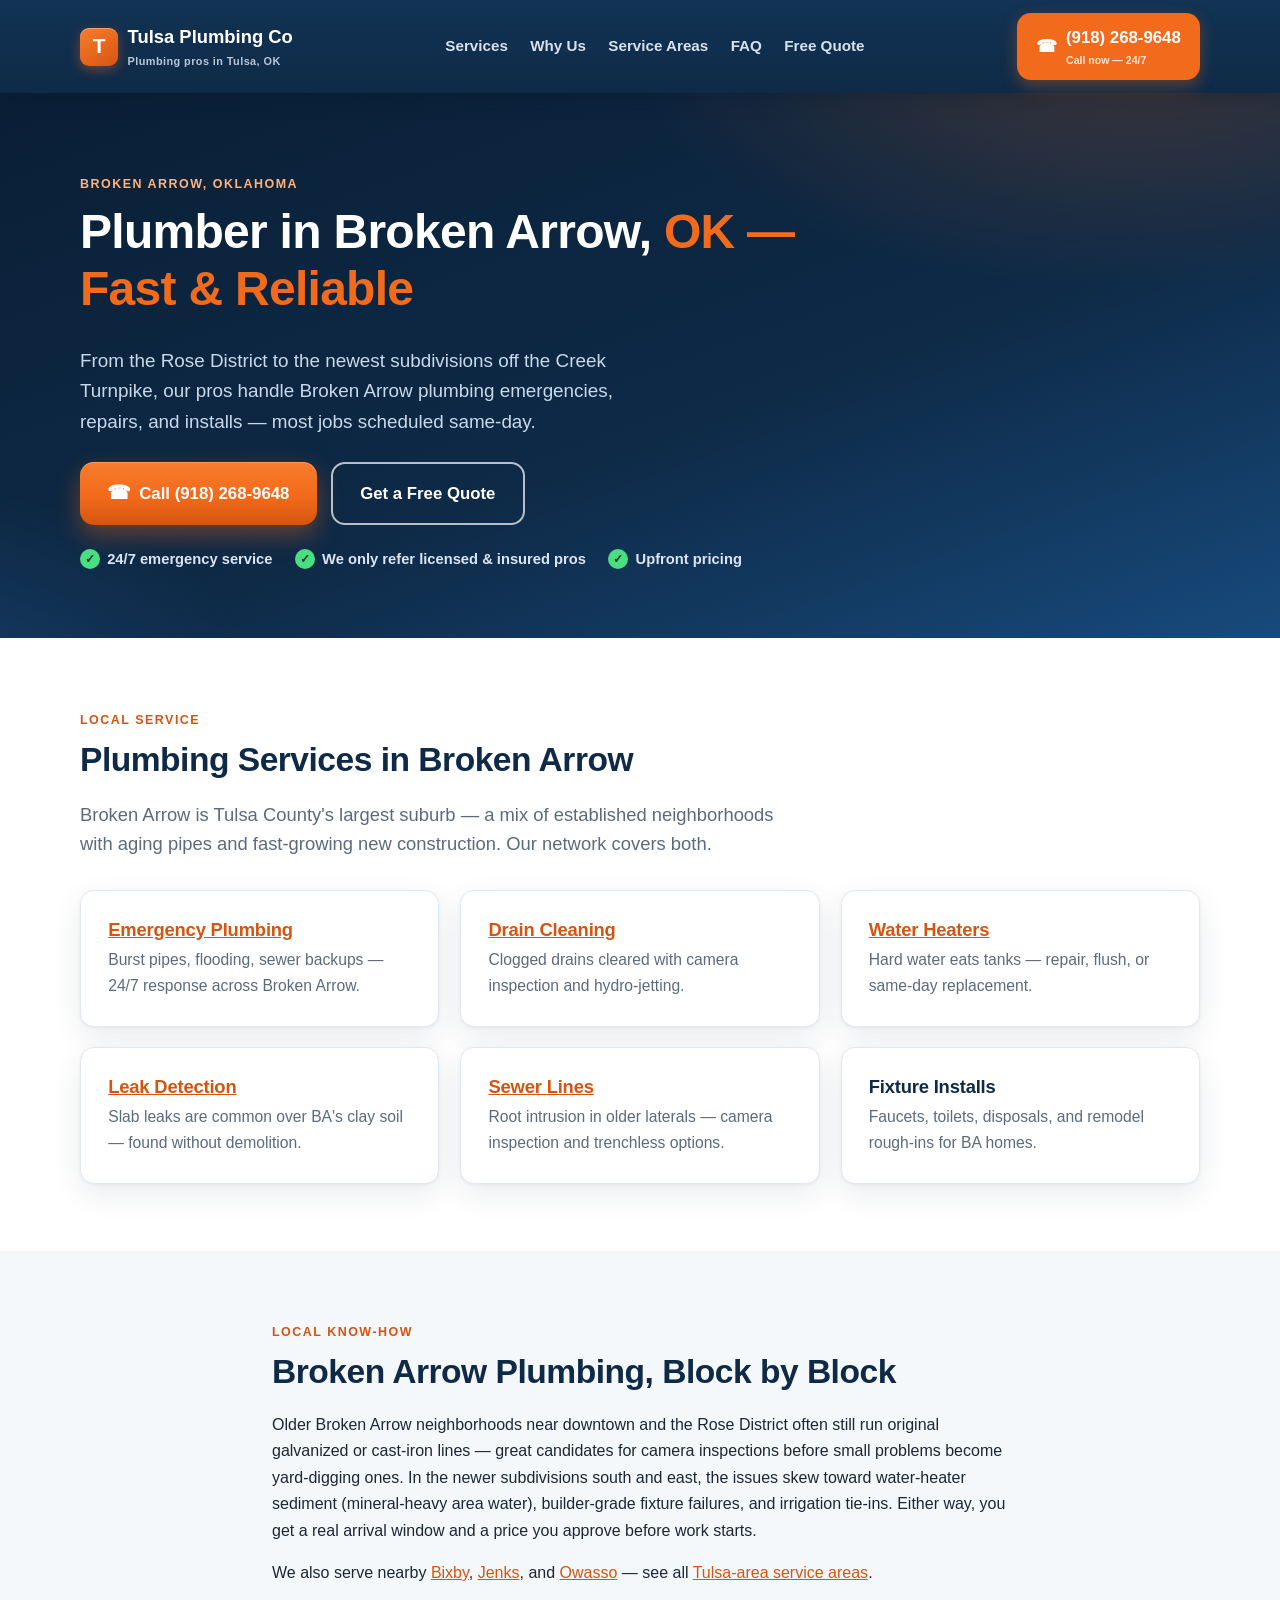
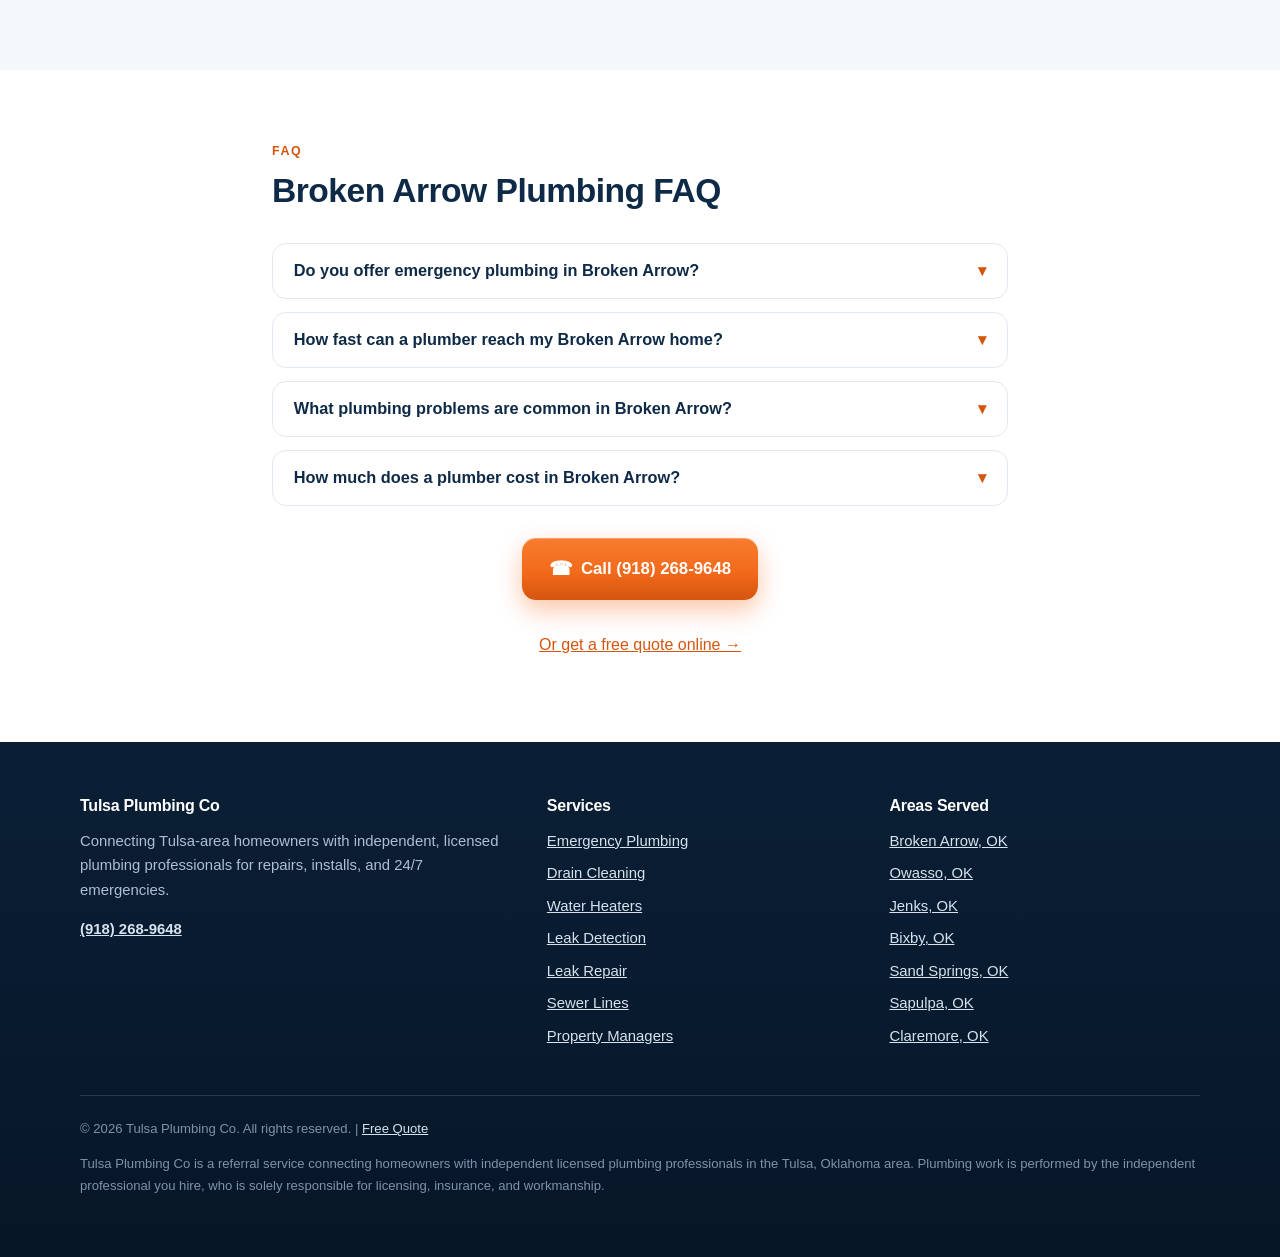
<file: areas/broken-arrow.html>
<!DOCTYPE html>
<html lang="en">
<head>
<meta charset="UTF-8">
<meta name="viewport" content="width=device-width, initial-scale=1.0">
<title>Plumber in Broken Arrow, OK | Tulsa Plumbing Co</title>
<meta name="description" content="Need a plumber in Broken Arrow, OK? Emergency repairs, drain cleaning, water heaters & more — same-day service, upfront pricing. Call (918) 268-9648.">
<link rel="canonical" href="https://tulsaplumbingco.com/areas/broken-arrow.html">
<meta property="og:title" content="Plumber in Broken Arrow, OK | Tulsa Plumbing Co">
<meta property="og:description" content="Broken Arrow plumbing pros — emergencies, drains, water heaters. Same-day service. Call now.">
<meta property="og:type" content="website">
<meta property="og:url" content="https://tulsaplumbingco.com/areas/broken-arrow.html">
<meta property="og:image" content="https://tulsaplumbingco.com/assets/img/og-cover.jpg">
<meta name="twitter:card" content="summary_large_image">
<meta name="twitter:title" content="Plumber in Broken Arrow, OK | Tulsa Plumbing Co">
<meta name="twitter:description" content="Broken Arrow plumbing pros — emergencies, drains, water heaters. Same-day service. Call now.">
<meta name="twitter:image" content="https://tulsaplumbingco.com/assets/img/og-cover.jpg">
<link rel="stylesheet" href="/assets/css/style.css">
<link rel="icon" href="data:image/svg+xml,<svg xmlns='http://www.w3.org/2000/svg' viewBox='0 0 100 100'><rect width='100' height='100' rx='20' fill='%23f26a1b'/><text x='50' y='68' font-size='52' text-anchor='middle' fill='white' font-family='Arial' font-weight='bold'>T</text></svg>">
<script type="application/ld+json">
{
  "@context": "https://schema.org",
  "@type": "Plumber",
  "name": "Tulsa Plumbing Co — Broken Arrow",
  "description": "Plumbing services in Broken Arrow, OK: emergency repairs, drain cleaning, water heaters, leak detection, sewer lines.",
  "url": "https://tulsaplumbingco.com/areas/broken-arrow.html",
  "telephone": "+1-918-268-9648",
  "areaServed": {"@type": "City", "name": "Broken Arrow"},
  "openingHours": "Mo-Su 00:00-23:59",
  "priceRange": "$$"
}
</script>
<script type="application/ld+json">
{
  "@context": "https://schema.org",
  "@type": "FAQPage",
  "mainEntity": [
    {
      "@type": "Question",
      "name": "Do you offer emergency plumbing in Broken Arrow?",
      "acceptedAnswer": {"@type": "Answer", "text": "Yes — burst pipes, major leaks, and sewer backups in Broken Arrow get 24/7 emergency response, including nights, weekends, and holidays."}
    },
    {
      "@type": "Question",
      "name": "How fast can a plumber reach my Broken Arrow home?",
      "acceptedAnswer": {"@type": "Answer", "text": "Emergencies are prioritized — many Broken Arrow calls see a pro within hours. Standard appointments are usually available within 24–48 hours."}
    },
    {
      "@type": "Question",
      "name": "What plumbing problems are common in Broken Arrow?",
      "acceptedAnswer": {"@type": "Answer", "text": "Hard-water sediment shortening water heater life, root intrusion in older sewer laterals, and slab leaks in homes built over expansive clay soil."}
    },
    {
      "@type": "Question",
      "name": "How much does a plumber cost in Broken Arrow?",
      "acceptedAnswer": {"@type": "Answer", "text": "Most residential service calls run $150–$500; larger work like water heater replacement or sewer repair is quoted upfront before anything starts."}
    }
  ]
}
</script>
</head>
<body>

<header class="site-header">
  <div class="container header-inner">
    <a class="brand" href="/" aria-label="Tulsa Plumbing Co — home">
      <span class="brand-mark">T</span>
      <span>Tulsa Plumbing Co<small>Plumbing pros in Tulsa, OK</small></span>
    </a>
    <nav class="main-nav" id="mainNav" aria-label="Main navigation">
      <a href="/#services">Services</a>
      <a href="/#why-us">Why Us</a>
      <a href="/#areas">Service Areas</a>
      <a href="/#faq">FAQ</a>
      <a href="/#quote">Free Quote</a>
    </nav>
    <button class="nav-toggle" aria-label="Open menu" aria-expanded="false" aria-controls="mainNav">&#9776;</button>
    <a class="header-phone" href="tel:+19182689648"><span aria-hidden="true">&#9742;</span><span>(918) 268-9648<small>Call now — 24/7</small></span></a>
  </div>
</header>

<main>
  <section class="hero">
    <div class="container">
      <p class="eyebrow" style="color:#ffb37e">Broken Arrow, Oklahoma</p>
      <h1>Plumber in Broken Arrow, <span class="hl">OK — Fast &amp; Reliable</span></h1>
      <p class="sub">From the Rose District to the newest subdivisions off the Creek Turnpike, our pros handle Broken Arrow plumbing emergencies, repairs, and installs — most jobs scheduled same-day.</p>
      <div class="hero-ctas">
        <a class="btn btn-primary" href="tel:+19182689648"><span class="icon" aria-hidden="true">&#9742;</span> Call (918) 268-9648</a>
        <a class="btn btn-outline" href="/#quote">Get a Free Quote</a>
      </div>
      <ul class="hero-trust">
        <li><span class="tick">&#10003;</span> 24/7 emergency service</li>
        <li><span class="tick">&#10003;</span> We only refer licensed &amp; insured pros</li>
        <li><span class="tick">&#10003;</span> Upfront pricing</li>
      </ul>
    </div>
  </section>

  <section>
    <div class="container">
      <span class="eyebrow">Local service</span>
      <h2>Plumbing Services in Broken Arrow</h2>
      <p class="lead">Broken Arrow is Tulsa County's largest suburb — a mix of established neighborhoods with aging pipes and fast-growing new construction. Our network covers both.</p>
      <div class="grid grid-3 mt-2">
        <div class="card"><h3><a href="/services/emergency-plumbing.html">Emergency Plumbing</a></h3><p>Burst pipes, flooding, sewer backups — 24/7 response across Broken Arrow.</p></div>
        <div class="card"><h3><a href="/services/drain-cleaning.html">Drain Cleaning</a></h3><p>Clogged drains cleared with camera inspection and hydro-jetting.</p></div>
        <div class="card"><h3><a href="/services/water-heater-repair-installation.html">Water Heaters</a></h3><p>Hard water eats tanks — repair, flush, or same-day replacement.</p></div>
        <div class="card"><h3><a href="/services/leak-detection.html">Leak Detection</a></h3><p>Slab leaks are common over BA's clay soil — found without demolition.</p></div>
        <div class="card"><h3><a href="/services/sewer-line-repair.html">Sewer Lines</a></h3><p>Root intrusion in older laterals — camera inspection and trenchless options.</p></div>
        <div class="card"><h3>Fixture Installs</h3><p>Faucets, toilets, disposals, and remodel rough-ins for BA homes.</p></div>
      </div>
    </div>
  </section>

  <section class="section-soft">
    <div class="container" style="max-width: 46rem;">
      <span class="eyebrow">Local know-how</span>
      <h2>Broken Arrow Plumbing, Block by Block</h2>
      <p>Older Broken Arrow neighborhoods near downtown and the Rose District often still run original galvanized or cast-iron lines — great candidates for camera inspections before small problems become yard-digging ones. In the newer subdivisions south and east, the issues skew toward water-heater sediment (mineral-heavy area water), builder-grade fixture failures, and irrigation tie-ins. Either way, you get a real arrival window and a price you approve before work starts.</p>
      <p>We also serve nearby <a href="/areas/bixby.html">Bixby</a>, <a href="/areas/jenks.html">Jenks</a>, and <a href="/areas/owasso.html">Owasso</a> — see all <a href="/#areas">Tulsa-area service areas</a>.</p>
    </div>
  </section>

  <section>
    <div class="container" style="max-width: 46rem;">
      <span class="eyebrow">FAQ</span>
      <h2>Broken Arrow Plumbing FAQ</h2>
      <div class="mt-2">
        <div class="faq-item">
          <button class="faq-q" aria-expanded="false">Do you offer emergency plumbing in Broken Arrow?<span class="chev" aria-hidden="true">&#9662;</span></button>
          <div class="faq-a"><p>Yes — burst pipes, major leaks, and sewer backups in Broken Arrow get 24/7 emergency response, including nights, weekends, and holidays.</p></div>
        </div>
        <div class="faq-item">
          <button class="faq-q" aria-expanded="false">How fast can a plumber reach my Broken Arrow home?<span class="chev" aria-hidden="true">&#9662;</span></button>
          <div class="faq-a"><p>Emergencies are prioritized — many Broken Arrow calls see a pro within hours. Standard appointments are usually available within 24–48 hours.</p></div>
        </div>
        <div class="faq-item">
          <button class="faq-q" aria-expanded="false">What plumbing problems are common in Broken Arrow?<span class="chev" aria-hidden="true">&#9662;</span></button>
          <div class="faq-a"><p>Hard-water sediment shortening water heater life, root intrusion in older sewer laterals, and slab leaks in homes built over expansive clay soil.</p></div>
        </div>
        <div class="faq-item">
          <button class="faq-q" aria-expanded="false">How much does a plumber cost in Broken Arrow?<span class="chev" aria-hidden="true">&#9662;</span></button>
          <div class="faq-a"><p>Most residential service calls run $150–$500; larger work like water heater replacement or sewer repair is quoted upfront before anything starts.</p></div>
        </div>
      </div>
      <div class="text-center mt-2">
        <a class="btn btn-primary" href="tel:+19182689648"><span class="icon" aria-hidden="true">&#9742;</span> Call (918) 268-9648</a>
        <p class="mt-2"><a href="/#quote">Or get a free quote online &rarr;</a></p>
      </div>
    </div>
  </section>
</main>

<footer class="site-footer">
  <div class="container">
    <div class="footer-grid">
      <div>
        <h2 class="fh">Tulsa Plumbing Co</h2>
        <p>Connecting Tulsa-area homeowners with independent, licensed plumbing professionals for repairs, installs, and 24/7 emergencies.</p>
        <p><a href="tel:+19182689648"><strong>(918) 268-9648</strong></a></p>
      </div>
      <div>
        <h2 class="fh">Services</h2>
        <ul>
          <li><a href="/services/emergency-plumbing.html">Emergency Plumbing</a></li>
          <li><a href="/services/drain-cleaning.html">Drain Cleaning</a></li>
          <li><a href="/services/water-heater-repair-installation.html">Water Heaters</a></li>
          <li><a href="/services/leak-detection.html">Leak Detection</a></li>
          <li><a href="/services/leak-repair.html">Leak Repair</a></li>
          <li><a href="/services/sewer-line-repair.html">Sewer Lines</a></li>
          <li><a href="/property-managers.html">Property Managers</a></li>
        </ul>
      </div>
      <div>
        <h2 class="fh">Areas Served</h2>
        <ul>
          <li><a href="/areas/broken-arrow.html">Broken Arrow, OK</a></li>
          <li><a href="/areas/owasso.html">Owasso, OK</a></li>
          <li><a href="/areas/jenks.html">Jenks, OK</a></li>
          <li><a href="/areas/bixby.html">Bixby, OK</a></li>
          <li><a href="/areas/sand-springs.html">Sand Springs, OK</a></li>
          <li><a href="/areas/sapulpa.html">Sapulpa, OK</a></li>
          <li><a href="/areas/claremore.html">Claremore, OK</a></li>
        </ul>
      </div>
    </div>
    <div class="footer-bottom">
      <p>&copy; <span data-year>2026</span> Tulsa Plumbing Co. All rights reserved. | <a href="/#quote">Free Quote</a></p>
      <p>Tulsa Plumbing Co is a referral service connecting homeowners with independent licensed plumbing professionals in the Tulsa, Oklahoma area. Plumbing work is performed by the independent professional you hire, who is solely responsible for licensing, insurance, and workmanship.</p>
    </div>
  </div>
</footer>

<div class="callbar" role="navigation" aria-label="Quick contact">
  <a class="call-now" href="tel:+19182689648">&#9742; Call Now</a>
  <a class="text-us" href="sms:+19182689648">&#128172; Text</a>
  <a class="get-quote" href="/#quote">Free Quote</a>
</div>

<script src="/assets/js/main.js" defer></script>
</body>
</html>
</file>
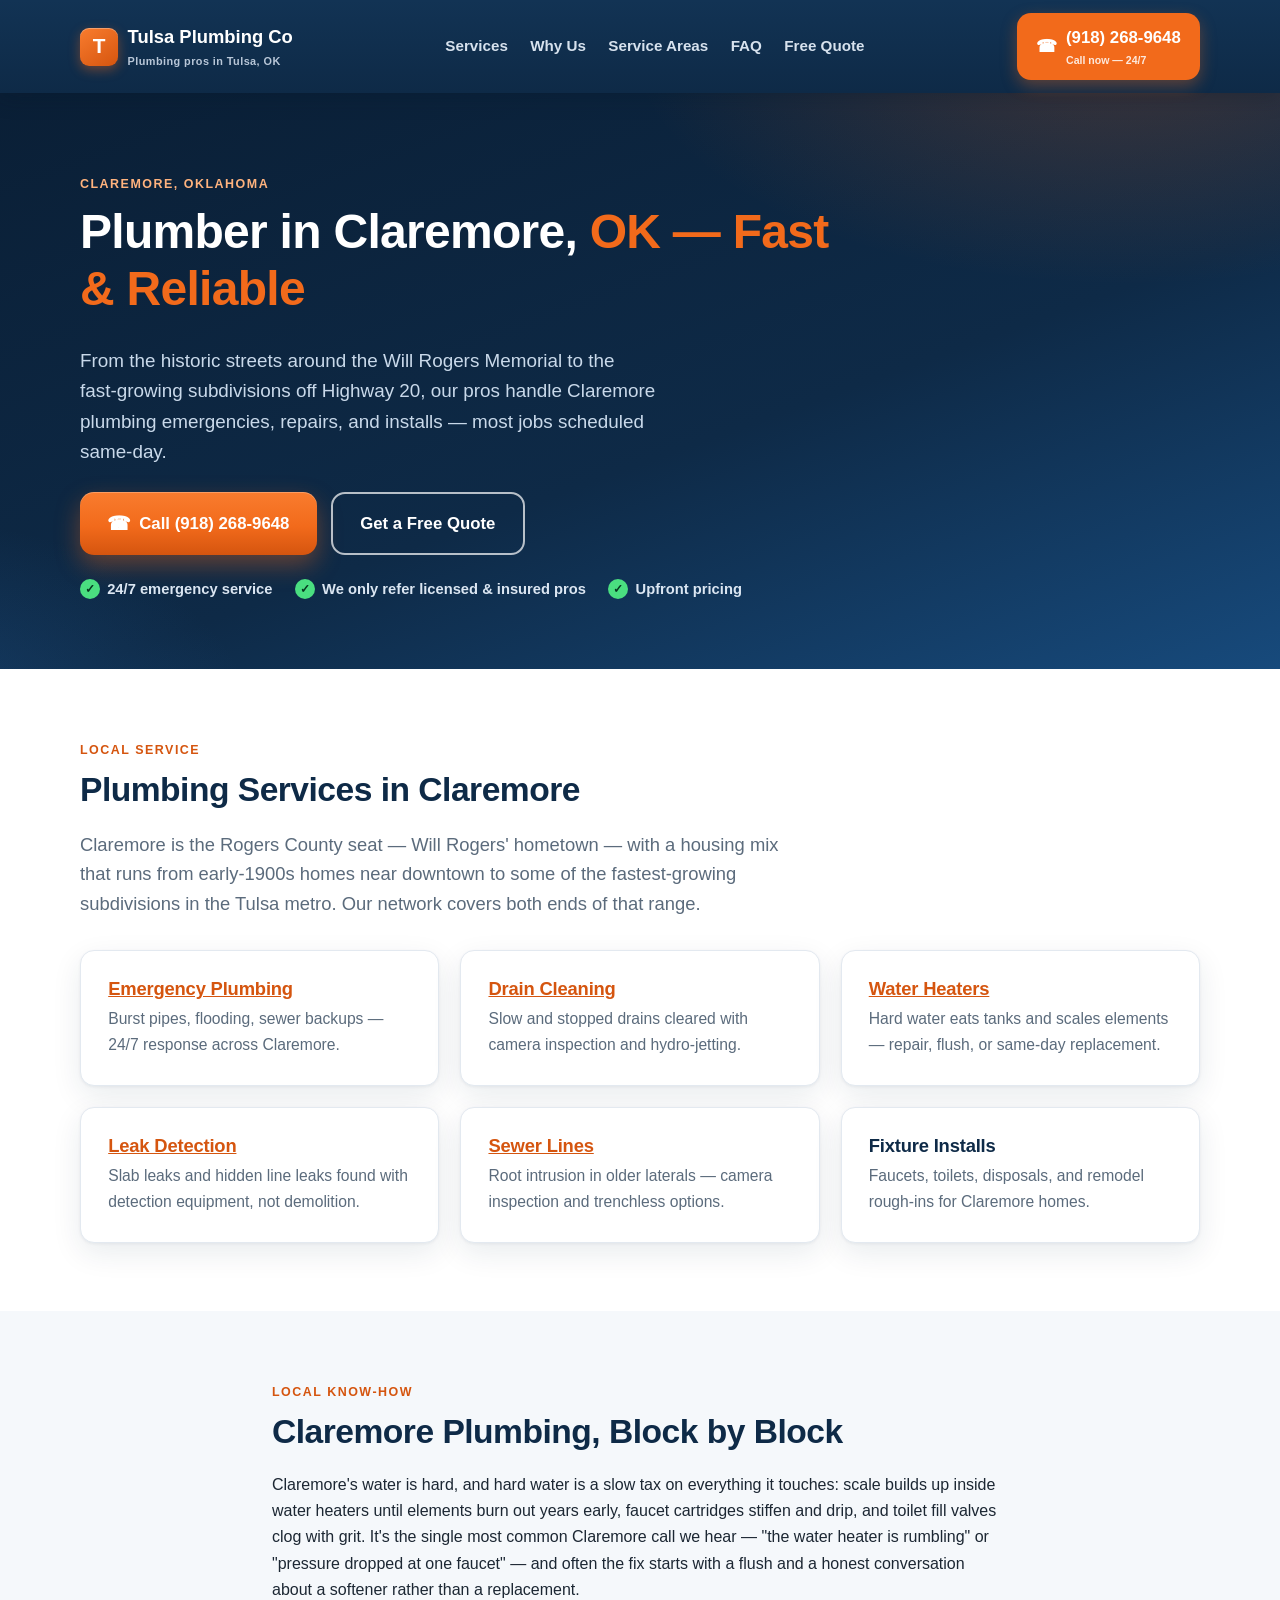
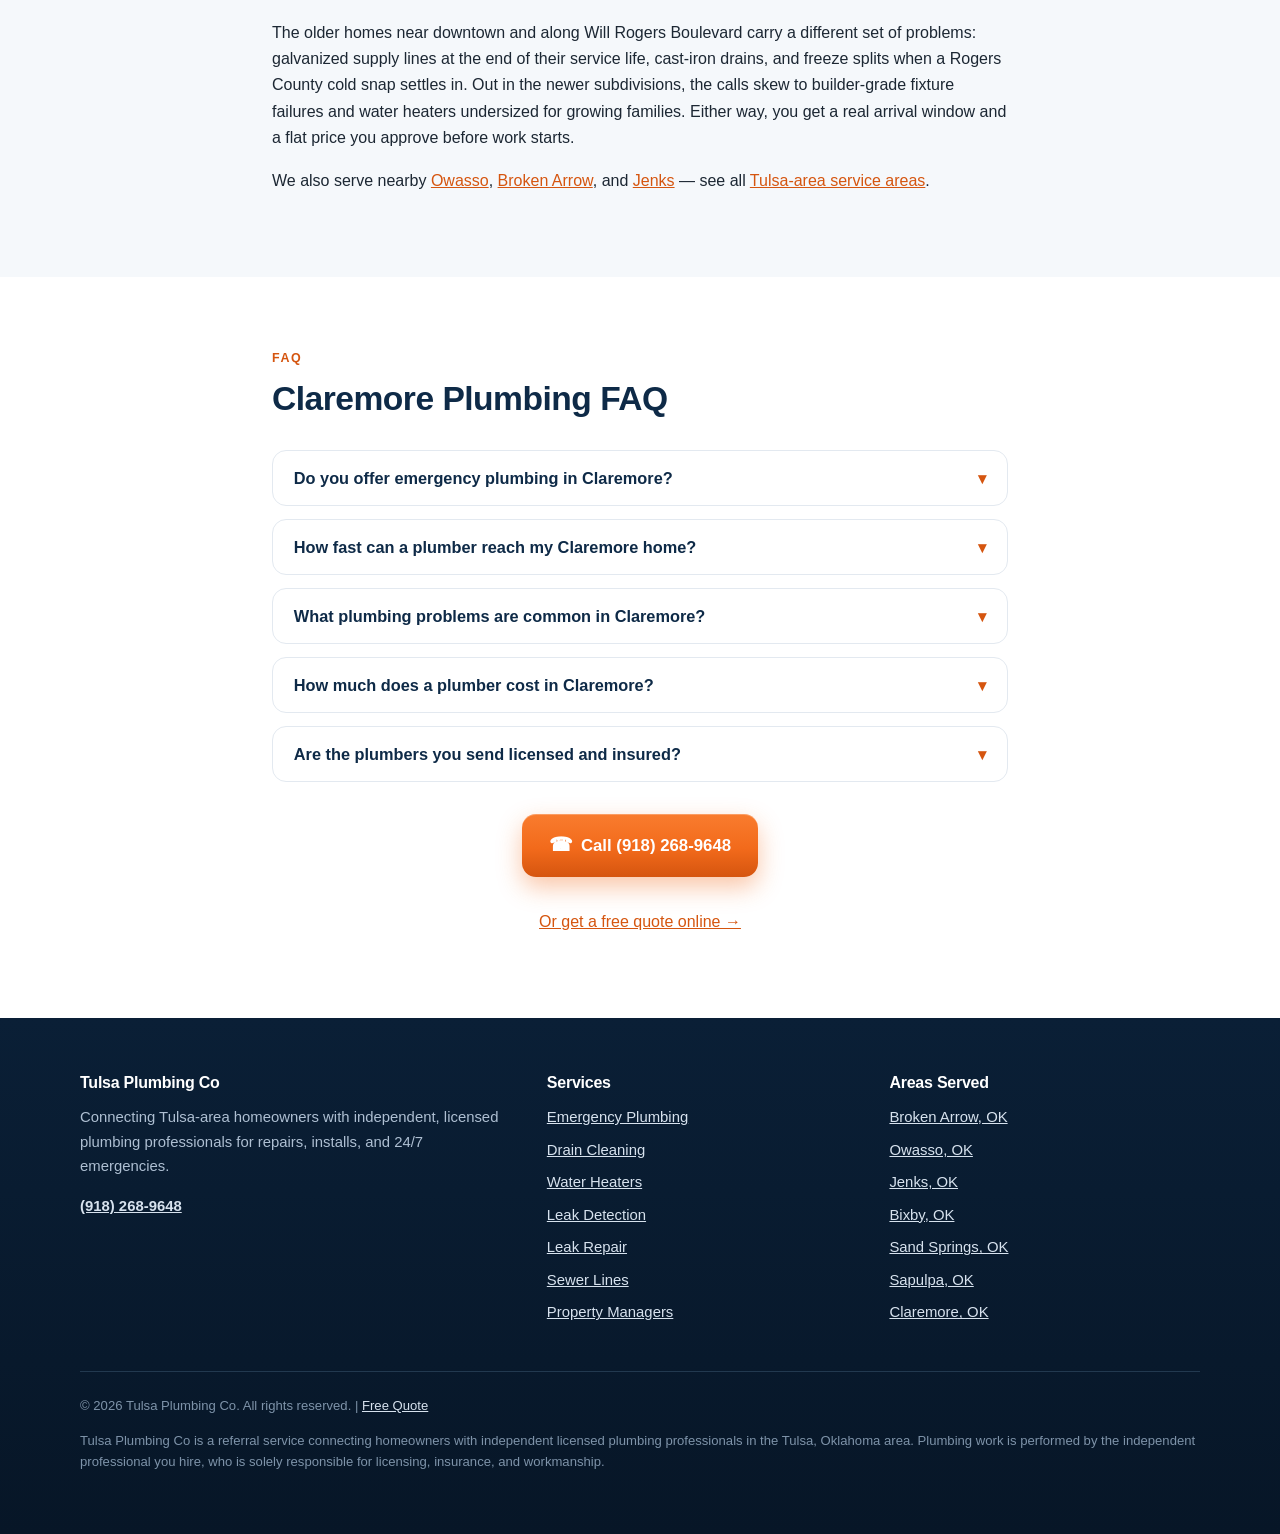
<file: areas/claremore.html>
<!DOCTYPE html>
<html lang="en">
<head>
<meta charset="UTF-8">
<meta name="viewport" content="width=device-width, initial-scale=1.0">
<title>Plumber in Claremore, OK | Tulsa Plumbing Co</title>
<meta name="description" content="Need a plumber in Claremore, OK? Emergency repairs, drain cleaning, water heaters & more — same-day service, upfront pricing. Call (918) 268-9648.">
<link rel="canonical" href="https://tulsaplumbingco.com/areas/claremore.html">
<meta property="og:title" content="Plumber in Claremore, OK | Tulsa Plumbing Co">
<meta property="og:description" content="Claremore plumbing pros — emergencies, drains, water heaters. Same-day service. Call now.">
<meta property="og:type" content="website">
<meta property="og:url" content="https://tulsaplumbingco.com/areas/claremore.html">
<meta property="og:image" content="https://tulsaplumbingco.com/assets/img/og-cover.jpg">
<meta name="twitter:card" content="summary_large_image">
<meta name="twitter:title" content="Plumber in Claremore, OK | Tulsa Plumbing Co">
<meta name="twitter:description" content="Claremore plumbing pros — emergencies, drains, water heaters. Same-day service. Call now.">
<meta name="twitter:image" content="https://tulsaplumbingco.com/assets/img/og-cover.jpg">
<link rel="stylesheet" href="/assets/css/style.css">
<link rel="icon" href="data:image/svg+xml,<svg xmlns='http://www.w3.org/2000/svg' viewBox='0 0 100 100'><rect width='100' height='100' rx='20' fill='%23f26a1b'/><text x='50' y='68' font-size='52' text-anchor='middle' fill='white' font-family='Arial' font-weight='bold'>T</text></svg>">
<script type="application/ld+json">
{
  "@context": "https://schema.org",
  "@type": "Plumber",
  "name": "Tulsa Plumbing Co — Claremore",
  "description": "Plumbing services in Claremore, OK: emergency repairs, drain cleaning, water heaters, leak detection, sewer lines.",
  "url": "https://tulsaplumbingco.com/areas/claremore.html",
  "telephone": "+1-918-268-9648",
  "areaServed": {"@type": "City", "name": "Claremore"},
  "openingHours": "Mo-Su 00:00-23:59",
  "priceRange": "$$"
}
</script>
<script type="application/ld+json">
{
  "@context": "https://schema.org",
  "@type": "FAQPage",
  "mainEntity": [
    {
      "@type": "Question",
      "name": "Do you offer emergency plumbing in Claremore?",
      "acceptedAnswer": {"@type": "Answer", "text": "Yes — burst pipes, major leaks, and sewer backups in Claremore get 24/7 emergency response, including nights, weekends, and holidays."}
    },
    {
      "@type": "Question",
      "name": "How fast can a plumber reach my Claremore home?",
      "acceptedAnswer": {"@type": "Answer", "text": "Emergencies are prioritized — many Claremore calls see a pro within hours. Standard appointments are usually available within 24–48 hours."}
    },
    {
      "@type": "Question",
      "name": "What plumbing problems are common in Claremore?",
      "acceptedAnswer": {"@type": "Answer", "text": "Hard water scaling fixtures and shortening water heater life, aging galvanized lines in the historic homes near downtown, and freeze splits during Rogers County cold snaps."}
    },
    {
      "@type": "Question",
      "name": "How much does a plumber cost in Claremore?",
      "acceptedAnswer": {"@type": "Answer", "text": "Most residential service calls run $150–$500. Drain clearing typically runs $150–$300, and a standard water heater replacement runs $1,200–$2,500 installed. Larger work is quoted upfront before anything starts."}
    },
    {
      "@type": "Question",
      "name": "Are the plumbers you send licensed and insured?",
      "acceptedAnswer": {"@type": "Answer", "text": "Yes — we only connect you with professionals who are licensed per Oklahoma requirements and carry liability insurance. Always ask your pro for their license number; any reputable plumber provides it happily."}
    }
  ]
}
</script>
</head>
<body>

<header class="site-header">
  <div class="container header-inner">
    <a class="brand" href="/" aria-label="Tulsa Plumbing Co — home">
      <span class="brand-mark">T</span>
      <span>Tulsa Plumbing Co<small>Plumbing pros in Tulsa, OK</small></span>
    </a>
    <nav class="main-nav" id="mainNav" aria-label="Main navigation">
      <a href="/#services">Services</a>
      <a href="/#why-us">Why Us</a>
      <a href="/#areas">Service Areas</a>
      <a href="/#faq">FAQ</a>
      <a href="/#quote">Free Quote</a>
    </nav>
    <button class="nav-toggle" aria-label="Open menu" aria-expanded="false" aria-controls="mainNav">&#9776;</button>
    <a class="header-phone" href="tel:+19182689648"><span aria-hidden="true">&#9742;</span><span>(918) 268-9648<small>Call now — 24/7</small></span></a>
  </div>
</header>

<main>
  <section class="hero">
    <div class="container">
      <p class="eyebrow" style="color:#ffb37e">Claremore, Oklahoma</p>
      <h1>Plumber in Claremore, <span class="hl">OK — Fast &amp; Reliable</span></h1>
      <p class="sub">From the historic streets around the Will Rogers Memorial to the fast-growing subdivisions off Highway 20, our pros handle Claremore plumbing emergencies, repairs, and installs — most jobs scheduled same-day.</p>
      <div class="hero-ctas">
        <a class="btn btn-primary" href="tel:+19182689648"><span class="icon" aria-hidden="true">&#9742;</span> Call (918) 268-9648</a>
        <a class="btn btn-outline" href="/#quote">Get a Free Quote</a>
      </div>
      <ul class="hero-trust">
        <li><span class="tick">&#10003;</span> 24/7 emergency service</li>
        <li><span class="tick">&#10003;</span> We only refer licensed &amp; insured pros</li>
        <li><span class="tick">&#10003;</span> Upfront pricing</li>
      </ul>
    </div>
  </section>

  <section>
    <div class="container">
      <span class="eyebrow">Local service</span>
      <h2>Plumbing Services in Claremore</h2>
      <p class="lead">Claremore is the Rogers County seat — Will Rogers' hometown — with a housing mix that runs from early-1900s homes near downtown to some of the fastest-growing subdivisions in the Tulsa metro. Our network covers both ends of that range.</p>
      <div class="grid grid-3 mt-2">
        <div class="card"><h3><a href="/services/emergency-plumbing.html">Emergency Plumbing</a></h3><p>Burst pipes, flooding, sewer backups — 24/7 response across Claremore.</p></div>
        <div class="card"><h3><a href="/services/drain-cleaning.html">Drain Cleaning</a></h3><p>Slow and stopped drains cleared with camera inspection and hydro-jetting.</p></div>
        <div class="card"><h3><a href="/services/water-heater-repair-installation.html">Water Heaters</a></h3><p>Hard water eats tanks and scales elements — repair, flush, or same-day replacement.</p></div>
        <div class="card"><h3><a href="/services/leak-detection.html">Leak Detection</a></h3><p>Slab leaks and hidden line leaks found with detection equipment, not demolition.</p></div>
        <div class="card"><h3><a href="/services/sewer-line-repair.html">Sewer Lines</a></h3><p>Root intrusion in older laterals — camera inspection and trenchless options.</p></div>
        <div class="card"><h3>Fixture Installs</h3><p>Faucets, toilets, disposals, and remodel rough-ins for Claremore homes.</p></div>
      </div>
    </div>
  </section>

  <section class="section-soft">
    <div class="container" style="max-width: 46rem;">
      <span class="eyebrow">Local know-how</span>
      <h2>Claremore Plumbing, Block by Block</h2>
      <p>Claremore's water is hard, and hard water is a slow tax on everything it touches: scale builds up inside water heaters until elements burn out years early, faucet cartridges stiffen and drip, and toilet fill valves clog with grit. It's the single most common Claremore call we hear — "the water heater is rumbling" or "pressure dropped at one faucet" — and often the fix starts with a flush and a honest conversation about a softener rather than a replacement.</p>
      <p>The older homes near downtown and along Will Rogers Boulevard carry a different set of problems: galvanized supply lines at the end of their service life, cast-iron drains, and freeze splits when a Rogers County cold snap settles in. Out in the newer subdivisions, the calls skew to builder-grade fixture failures and water heaters undersized for growing families. Either way, you get a real arrival window and a flat price you approve before work starts.</p>
      <p>We also serve nearby <a href="/areas/owasso.html">Owasso</a>, <a href="/areas/broken-arrow.html">Broken Arrow</a>, and <a href="/areas/jenks.html">Jenks</a> — see all <a href="/#areas">Tulsa-area service areas</a>.</p>
    </div>
  </section>

  <section>
    <div class="container" style="max-width: 46rem;">
      <span class="eyebrow">FAQ</span>
      <h2>Claremore Plumbing FAQ</h2>
      <div class="mt-2">
        <div class="faq-item">
          <button class="faq-q" aria-expanded="false">Do you offer emergency plumbing in Claremore?<span class="chev" aria-hidden="true">&#9662;</span></button>
          <div class="faq-a"><p>Yes — burst pipes, major leaks, and sewer backups in Claremore get 24/7 emergency response, including nights, weekends, and holidays.</p></div>
        </div>
        <div class="faq-item">
          <button class="faq-q" aria-expanded="false">How fast can a plumber reach my Claremore home?<span class="chev" aria-hidden="true">&#9662;</span></button>
          <div class="faq-a"><p>Emergencies are prioritized — many Claremore calls see a pro within hours. Standard appointments are usually available within 24–48 hours.</p></div>
        </div>
        <div class="faq-item">
          <button class="faq-q" aria-expanded="false">What plumbing problems are common in Claremore?<span class="chev" aria-hidden="true">&#9662;</span></button>
          <div class="faq-a"><p>Hard water scaling fixtures and shortening water heater life, aging galvanized lines in the historic homes near downtown, and freeze splits during Rogers County cold snaps.</p></div>
        </div>
        <div class="faq-item">
          <button class="faq-q" aria-expanded="false">How much does a plumber cost in Claremore?<span class="chev" aria-hidden="true">&#9662;</span></button>
          <div class="faq-a"><p>Most residential service calls run $150–$500. Drain clearing typically runs $150–$300, and a standard water heater replacement runs $1,200–$2,500 installed. Larger work is quoted upfront before anything starts.</p></div>
        </div>
        <div class="faq-item">
          <button class="faq-q" aria-expanded="false">Are the plumbers you send licensed and insured?<span class="chev" aria-hidden="true">&#9662;</span></button>
          <div class="faq-a"><p>Yes — we only connect you with professionals who are licensed per Oklahoma requirements and carry liability insurance. Always ask your pro for their license number; any reputable plumber provides it happily.</p></div>
        </div>
      </div>
      <div class="text-center mt-2">
        <a class="btn btn-primary" href="tel:+19182689648"><span class="icon" aria-hidden="true">&#9742;</span> Call (918) 268-9648</a>
        <p class="mt-2"><a href="/#quote">Or get a free quote online &rarr;</a></p>
      </div>
    </div>
  </section>
</main>

<footer class="site-footer">
  <div class="container">
    <div class="footer-grid">
      <div>
        <h2 class="fh">Tulsa Plumbing Co</h2>
        <p>Connecting Tulsa-area homeowners with independent, licensed plumbing professionals for repairs, installs, and 24/7 emergencies.</p>
        <p><a href="tel:+19182689648"><strong>(918) 268-9648</strong></a></p>
      </div>
      <div>
        <h2 class="fh">Services</h2>
        <ul>
          <li><a href="/services/emergency-plumbing.html">Emergency Plumbing</a></li>
          <li><a href="/services/drain-cleaning.html">Drain Cleaning</a></li>
          <li><a href="/services/water-heater-repair-installation.html">Water Heaters</a></li>
          <li><a href="/services/leak-detection.html">Leak Detection</a></li>
          <li><a href="/services/leak-repair.html">Leak Repair</a></li>
          <li><a href="/services/sewer-line-repair.html">Sewer Lines</a></li>
          <li><a href="/property-managers.html">Property Managers</a></li>
        </ul>
      </div>
      <div>
        <h2 class="fh">Areas Served</h2>
        <ul>
          <li><a href="/areas/broken-arrow.html">Broken Arrow, OK</a></li>
          <li><a href="/areas/owasso.html">Owasso, OK</a></li>
          <li><a href="/areas/jenks.html">Jenks, OK</a></li>
          <li><a href="/areas/bixby.html">Bixby, OK</a></li>
          <li><a href="/areas/sand-springs.html">Sand Springs, OK</a></li>
          <li><a href="/areas/sapulpa.html">Sapulpa, OK</a></li>
          <li><a href="/areas/claremore.html">Claremore, OK</a></li>
        </ul>
      </div>
    </div>
    <div class="footer-bottom">
      <p>&copy; <span data-year>2026</span> Tulsa Plumbing Co. All rights reserved. | <a href="/#quote">Free Quote</a></p>
      <p>Tulsa Plumbing Co is a referral service connecting homeowners with independent licensed plumbing professionals in the Tulsa, Oklahoma area. Plumbing work is performed by the independent professional you hire, who is solely responsible for licensing, insurance, and workmanship.</p>
    </div>
  </div>
</footer>

<div class="callbar" role="navigation" aria-label="Quick contact">
  <a class="call-now" href="tel:+19182689648">&#9742; Call Now</a>
  <a class="text-us" href="sms:+19182689648">&#128172; Text</a>
  <a class="get-quote" href="/#quote">Free Quote</a>
</div>

<script src="/assets/js/main.js" defer></script>
</body>
</html>
</file>
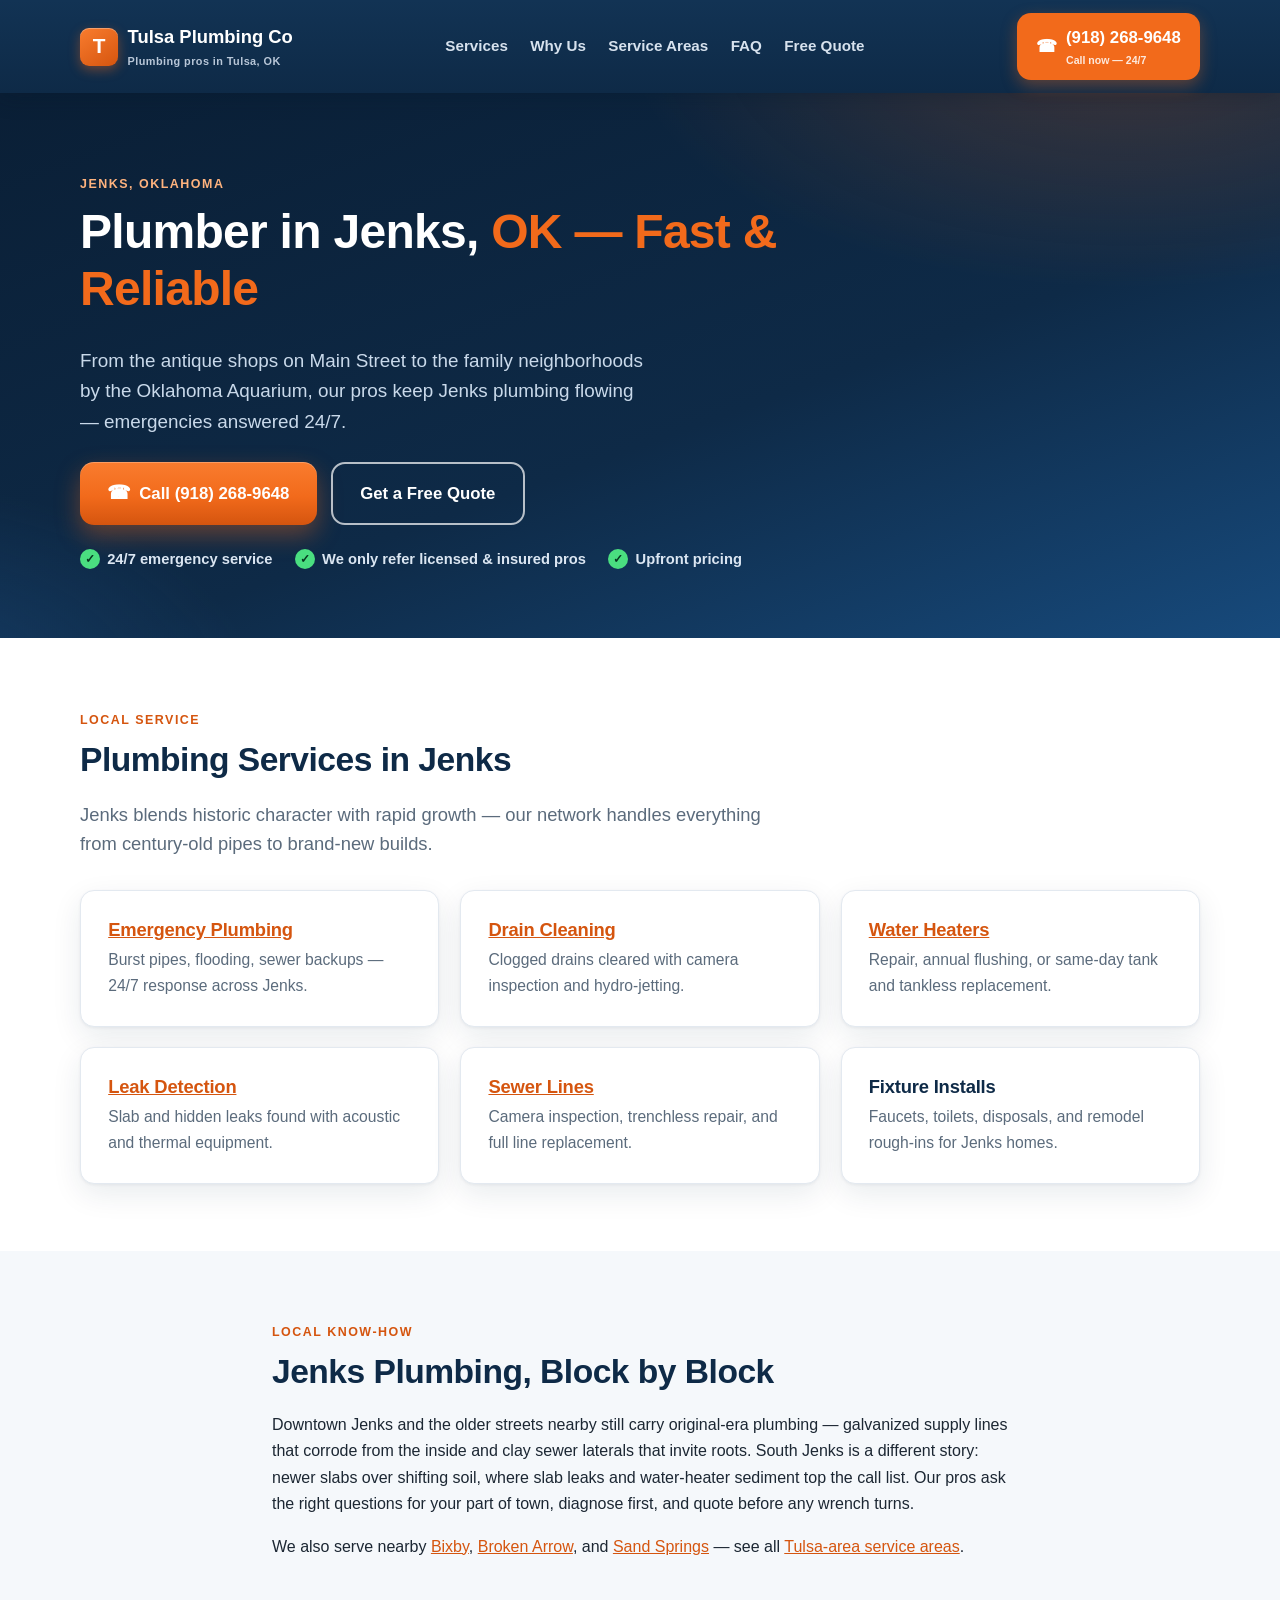
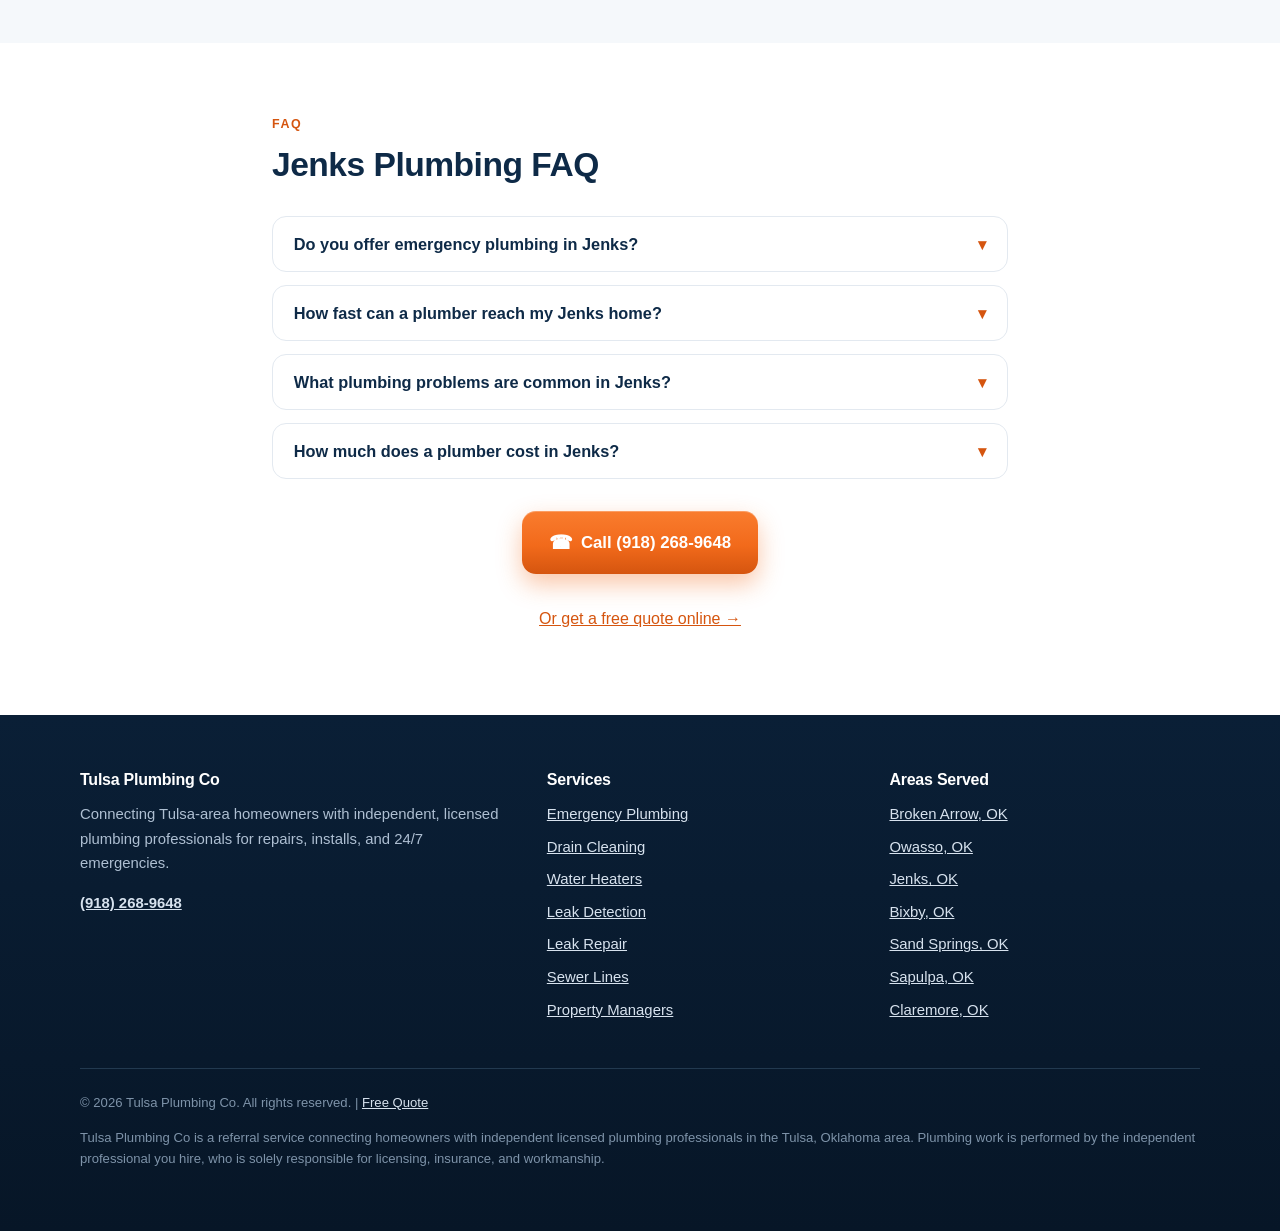
<file: areas/jenks.html>
<!DOCTYPE html>
<html lang="en">
<head>
<meta charset="UTF-8">
<meta name="viewport" content="width=device-width, initial-scale=1.0">
<title>Plumber in Jenks, OK | 24/7 Service | Tulsa Plumbing Co</title>
<meta name="description" content="Need a plumber in Jenks, OK? Emergency repairs, drain cleaning, water heaters & more — same-day service, upfront pricing. Call (918) 268-9648.">
<link rel="canonical" href="https://tulsaplumbingco.com/areas/jenks.html">
<meta property="og:title" content="Plumber in Jenks, OK | Tulsa Plumbing Co">
<meta property="og:description" content="Jenks plumbing pros — emergencies, drains, water heaters. Same-day service. Call now.">
<meta property="og:type" content="website">
<meta property="og:url" content="https://tulsaplumbingco.com/areas/jenks.html">
<meta property="og:image" content="https://tulsaplumbingco.com/assets/img/og-cover.jpg">
<meta name="twitter:card" content="summary_large_image">
<meta name="twitter:title" content="Plumber in Jenks, OK | Tulsa Plumbing Co">
<meta name="twitter:description" content="Jenks plumbing pros — emergencies, drains, water heaters. Same-day service. Call now.">
<meta name="twitter:image" content="https://tulsaplumbingco.com/assets/img/og-cover.jpg">
<link rel="stylesheet" href="/assets/css/style.css">
<link rel="icon" href="data:image/svg+xml,<svg xmlns='http://www.w3.org/2000/svg' viewBox='0 0 100 100'><rect width='100' height='100' rx='20' fill='%23f26a1b'/><text x='50' y='68' font-size='52' text-anchor='middle' fill='white' font-family='Arial' font-weight='bold'>T</text></svg>">
<script type="application/ld+json">
{
  "@context": "https://schema.org",
  "@type": "Plumber",
  "name": "Tulsa Plumbing Co — Jenks",
  "description": "Plumbing services in Jenks, OK: emergency repairs, drain cleaning, water heaters, leak detection, sewer lines.",
  "url": "https://tulsaplumbingco.com/areas/jenks.html",
  "telephone": "+1-918-268-9648",
  "areaServed": {"@type": "City", "name": "Jenks"},
  "openingHours": "Mo-Su 00:00-23:59",
  "priceRange": "$$"
}
</script>
<script type="application/ld+json">
{
  "@context": "https://schema.org",
  "@type": "FAQPage",
  "mainEntity": [
    {
      "@type": "Question",
      "name": "Do you offer emergency plumbing in Jenks?",
      "acceptedAnswer": {"@type": "Answer", "text": "Yes — burst pipes, major leaks, and sewer backups in Jenks get 24/7 emergency response, including nights, weekends, and holidays."}
    },
    {
      "@type": "Question",
      "name": "How fast can a plumber reach my Jenks home?",
      "acceptedAnswer": {"@type": "Answer", "text": "Emergencies are prioritized — many Jenks calls see a pro within hours. Standard appointments are usually available within 24–48 hours."}
    },
    {
      "@type": "Question",
      "name": "What plumbing problems are common in Jenks?",
      "acceptedAnswer": {"@type": "Answer", "text": "Older homes near downtown with aging supply and sewer lines, plus hard-water sediment and slab leaks in the newer south-Jenks subdivisions."}
    },
    {
      "@type": "Question",
      "name": "How much does a plumber cost in Jenks?",
      "acceptedAnswer": {"@type": "Answer", "text": "Most residential service calls run $150–$500; larger work like water heater replacement or sewer repair is quoted upfront before anything starts."}
    }
  ]
}
</script>
</head>
<body>

<header class="site-header">
  <div class="container header-inner">
    <a class="brand" href="/" aria-label="Tulsa Plumbing Co — home">
      <span class="brand-mark">T</span>
      <span>Tulsa Plumbing Co<small>Plumbing pros in Tulsa, OK</small></span>
    </a>
    <nav class="main-nav" id="mainNav" aria-label="Main navigation">
      <a href="/#services">Services</a>
      <a href="/#why-us">Why Us</a>
      <a href="/#areas">Service Areas</a>
      <a href="/#faq">FAQ</a>
      <a href="/#quote">Free Quote</a>
    </nav>
    <button class="nav-toggle" aria-label="Open menu" aria-expanded="false" aria-controls="mainNav">&#9776;</button>
    <a class="header-phone" href="tel:+19182689648"><span aria-hidden="true">&#9742;</span><span>(918) 268-9648<small>Call now — 24/7</small></span></a>
  </div>
</header>

<main>
  <section class="hero">
    <div class="container">
      <p class="eyebrow" style="color:#ffb37e">Jenks, Oklahoma</p>
      <h1>Plumber in Jenks, <span class="hl">OK — Fast &amp; Reliable</span></h1>
      <p class="sub">From the antique shops on Main Street to the family neighborhoods by the Oklahoma Aquarium, our pros keep Jenks plumbing flowing — emergencies answered 24/7.</p>
      <div class="hero-ctas">
        <a class="btn btn-primary" href="tel:+19182689648"><span class="icon" aria-hidden="true">&#9742;</span> Call (918) 268-9648</a>
        <a class="btn btn-outline" href="/#quote">Get a Free Quote</a>
      </div>
      <ul class="hero-trust">
        <li><span class="tick">&#10003;</span> 24/7 emergency service</li>
        <li><span class="tick">&#10003;</span> We only refer licensed &amp; insured pros</li>
        <li><span class="tick">&#10003;</span> Upfront pricing</li>
      </ul>
    </div>
  </section>

  <section>
    <div class="container">
      <span class="eyebrow">Local service</span>
      <h2>Plumbing Services in Jenks</h2>
      <p class="lead">Jenks blends historic character with rapid growth — our network handles everything from century-old pipes to brand-new builds.</p>
      <div class="grid grid-3 mt-2">
        <div class="card"><h3><a href="/services/emergency-plumbing.html">Emergency Plumbing</a></h3><p>Burst pipes, flooding, sewer backups — 24/7 response across Jenks.</p></div>
        <div class="card"><h3><a href="/services/drain-cleaning.html">Drain Cleaning</a></h3><p>Clogged drains cleared with camera inspection and hydro-jetting.</p></div>
        <div class="card"><h3><a href="/services/water-heater-repair-installation.html">Water Heaters</a></h3><p>Repair, annual flushing, or same-day tank and tankless replacement.</p></div>
        <div class="card"><h3><a href="/services/leak-detection.html">Leak Detection</a></h3><p>Slab and hidden leaks found with acoustic and thermal equipment.</p></div>
        <div class="card"><h3><a href="/services/sewer-line-repair.html">Sewer Lines</a></h3><p>Camera inspection, trenchless repair, and full line replacement.</p></div>
        <div class="card"><h3>Fixture Installs</h3><p>Faucets, toilets, disposals, and remodel rough-ins for Jenks homes.</p></div>
      </div>
    </div>
  </section>

  <section class="section-soft">
    <div class="container" style="max-width: 46rem;">
      <span class="eyebrow">Local know-how</span>
      <h2>Jenks Plumbing, Block by Block</h2>
      <p>Downtown Jenks and the older streets nearby still carry original-era plumbing — galvanized supply lines that corrode from the inside and clay sewer laterals that invite roots. South Jenks is a different story: newer slabs over shifting soil, where slab leaks and water-heater sediment top the call list. Our pros ask the right questions for your part of town, diagnose first, and quote before any wrench turns.</p>
      <p>We also serve nearby <a href="/areas/bixby.html">Bixby</a>, <a href="/areas/broken-arrow.html">Broken Arrow</a>, and <a href="/areas/sand-springs.html">Sand Springs</a> — see all <a href="/#areas">Tulsa-area service areas</a>.</p>
    </div>
  </section>

  <section>
    <div class="container" style="max-width: 46rem;">
      <span class="eyebrow">FAQ</span>
      <h2>Jenks Plumbing FAQ</h2>
      <div class="mt-2">
        <div class="faq-item">
          <button class="faq-q" aria-expanded="false">Do you offer emergency plumbing in Jenks?<span class="chev" aria-hidden="true">&#9662;</span></button>
          <div class="faq-a"><p>Yes — burst pipes, major leaks, and sewer backups in Jenks get 24/7 emergency response, including nights, weekends, and holidays.</p></div>
        </div>
        <div class="faq-item">
          <button class="faq-q" aria-expanded="false">How fast can a plumber reach my Jenks home?<span class="chev" aria-hidden="true">&#9662;</span></button>
          <div class="faq-a"><p>Emergencies are prioritized — many Jenks calls see a pro within hours. Standard appointments are usually available within 24–48 hours.</p></div>
        </div>
        <div class="faq-item">
          <button class="faq-q" aria-expanded="false">What plumbing problems are common in Jenks?<span class="chev" aria-hidden="true">&#9662;</span></button>
          <div class="faq-a"><p>Older homes near downtown with aging supply and sewer lines, plus hard-water sediment and slab leaks in the newer south-Jenks subdivisions.</p></div>
        </div>
        <div class="faq-item">
          <button class="faq-q" aria-expanded="false">How much does a plumber cost in Jenks?<span class="chev" aria-hidden="true">&#9662;</span></button>
          <div class="faq-a"><p>Most residential service calls run $150–$500; larger work like water heater replacement or sewer repair is quoted upfront before anything starts.</p></div>
        </div>
      </div>
      <div class="text-center mt-2">
        <a class="btn btn-primary" href="tel:+19182689648"><span class="icon" aria-hidden="true">&#9742;</span> Call (918) 268-9648</a>
        <p class="mt-2"><a href="/#quote">Or get a free quote online &rarr;</a></p>
      </div>
    </div>
  </section>
</main>

<footer class="site-footer">
  <div class="container">
    <div class="footer-grid">
      <div>
        <h2 class="fh">Tulsa Plumbing Co</h2>
        <p>Connecting Tulsa-area homeowners with independent, licensed plumbing professionals for repairs, installs, and 24/7 emergencies.</p>
        <p><a href="tel:+19182689648"><strong>(918) 268-9648</strong></a></p>
      </div>
      <div>
        <h2 class="fh">Services</h2>
        <ul>
          <li><a href="/services/emergency-plumbing.html">Emergency Plumbing</a></li>
          <li><a href="/services/drain-cleaning.html">Drain Cleaning</a></li>
          <li><a href="/services/water-heater-repair-installation.html">Water Heaters</a></li>
          <li><a href="/services/leak-detection.html">Leak Detection</a></li>
          <li><a href="/services/leak-repair.html">Leak Repair</a></li>
          <li><a href="/services/sewer-line-repair.html">Sewer Lines</a></li>
          <li><a href="/property-managers.html">Property Managers</a></li>
        </ul>
      </div>
      <div>
        <h2 class="fh">Areas Served</h2>
        <ul>
          <li><a href="/areas/broken-arrow.html">Broken Arrow, OK</a></li>
          <li><a href="/areas/owasso.html">Owasso, OK</a></li>
          <li><a href="/areas/jenks.html">Jenks, OK</a></li>
          <li><a href="/areas/bixby.html">Bixby, OK</a></li>
          <li><a href="/areas/sand-springs.html">Sand Springs, OK</a></li>
          <li><a href="/areas/sapulpa.html">Sapulpa, OK</a></li>
          <li><a href="/areas/claremore.html">Claremore, OK</a></li>
        </ul>
      </div>
    </div>
    <div class="footer-bottom">
      <p>&copy; <span data-year>2026</span> Tulsa Plumbing Co. All rights reserved. | <a href="/#quote">Free Quote</a></p>
      <p>Tulsa Plumbing Co is a referral service connecting homeowners with independent licensed plumbing professionals in the Tulsa, Oklahoma area. Plumbing work is performed by the independent professional you hire, who is solely responsible for licensing, insurance, and workmanship.</p>
    </div>
  </div>
</footer>

<div class="callbar" role="navigation" aria-label="Quick contact">
  <a class="call-now" href="tel:+19182689648">&#9742; Call Now</a>
  <a class="text-us" href="sms:+19182689648">&#128172; Text</a>
  <a class="get-quote" href="/#quote">Free Quote</a>
</div>

<script src="/assets/js/main.js" defer></script>
</body>
</html>
</file>
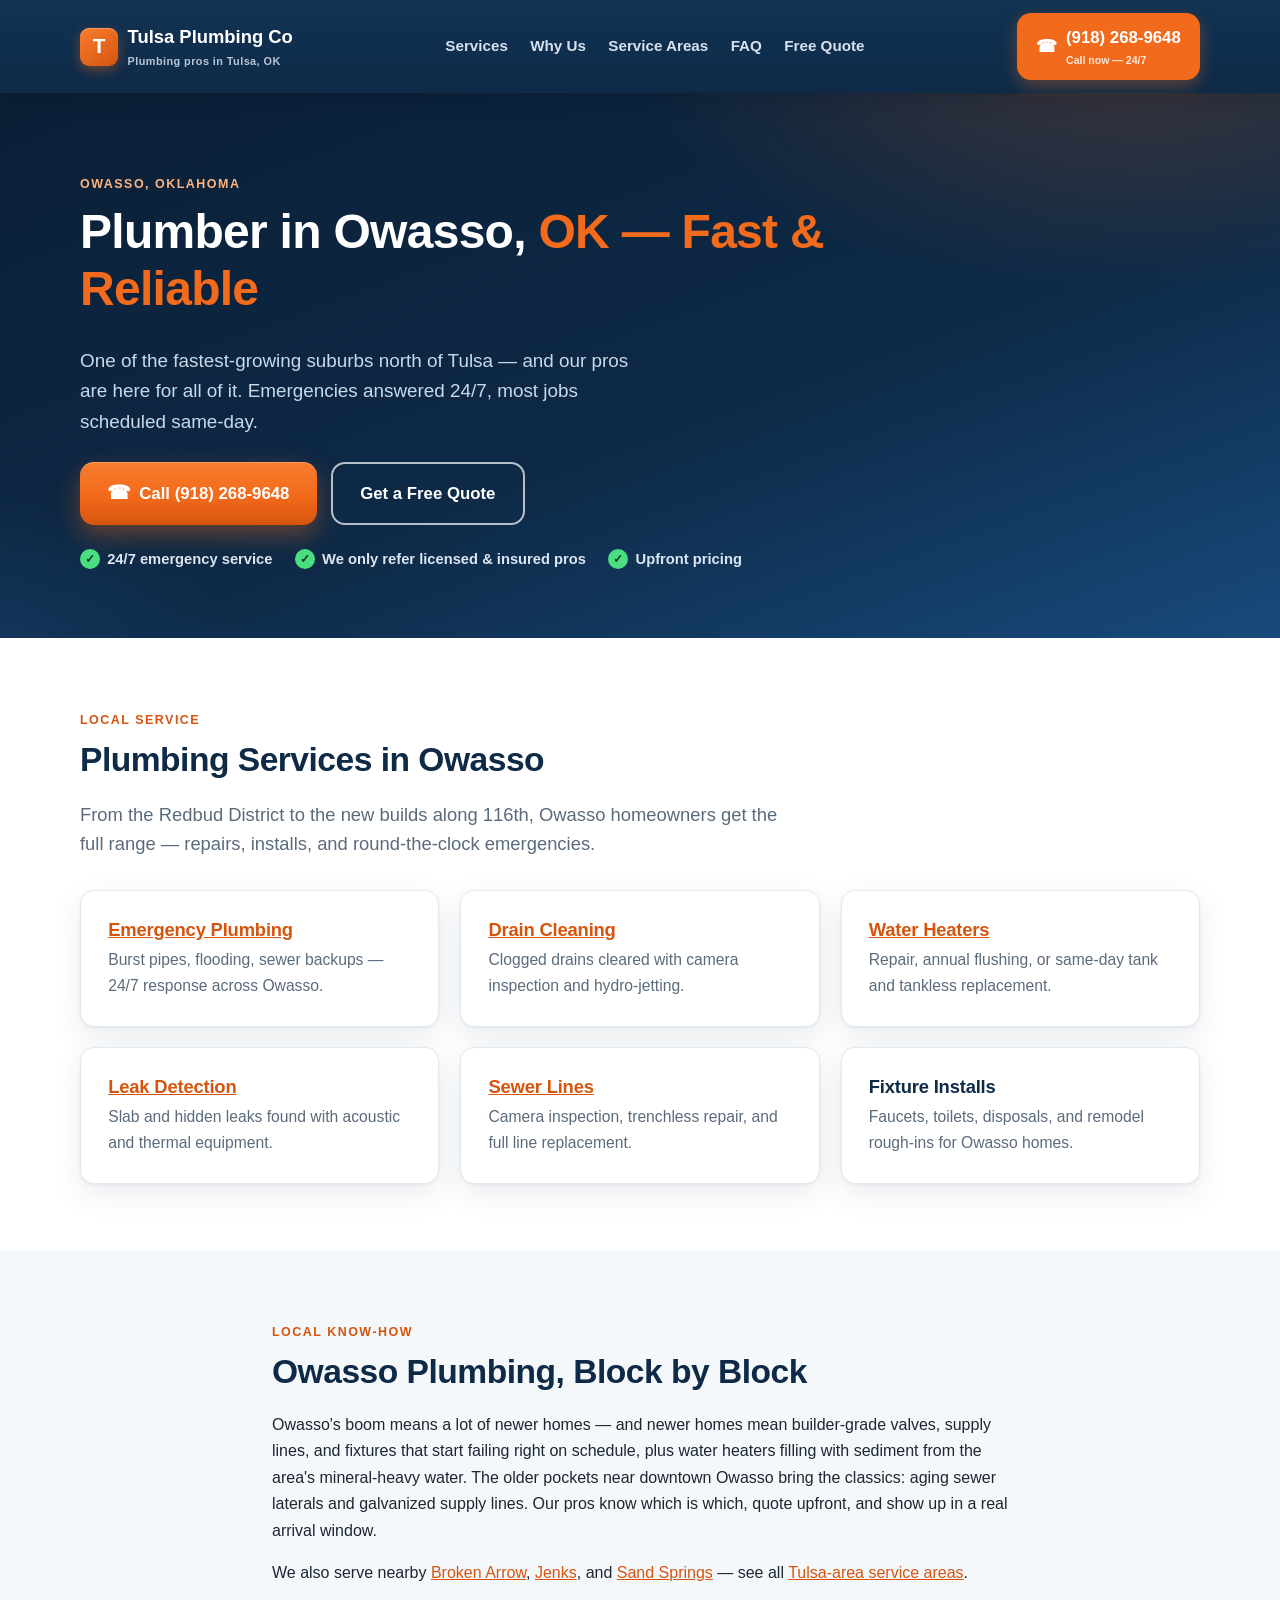
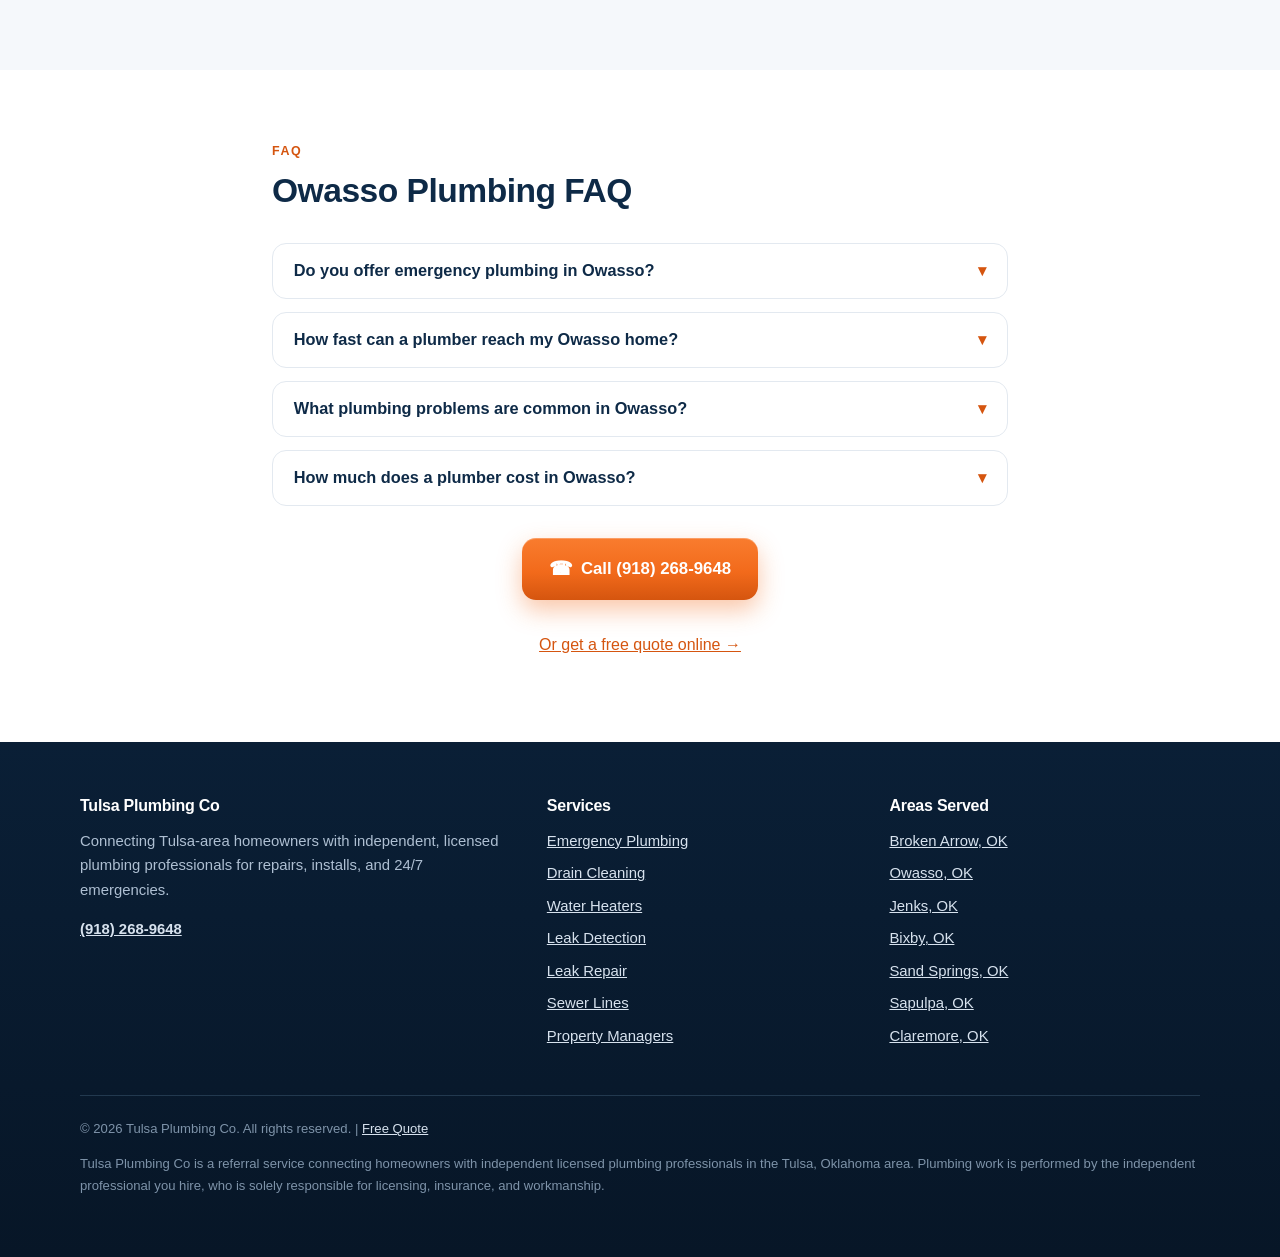
<file: areas/owasso.html>
<!DOCTYPE html>
<html lang="en">
<head>
<meta charset="UTF-8">
<meta name="viewport" content="width=device-width, initial-scale=1.0">
<title>Plumber in Owasso, OK | 24/7 Service | Tulsa Plumbing Co</title>
<meta name="description" content="Need a plumber in Owasso, OK? Emergency repairs, drain cleaning, water heaters & more — same-day service, upfront pricing. Call (918) 268-9648.">
<link rel="canonical" href="https://tulsaplumbingco.com/areas/owasso.html">
<meta property="og:title" content="Plumber in Owasso, OK | Tulsa Plumbing Co">
<meta property="og:description" content="Owasso plumbing pros — emergencies, drains, water heaters. Same-day service. Call now.">
<meta property="og:type" content="website">
<meta property="og:url" content="https://tulsaplumbingco.com/areas/owasso.html">
<meta property="og:image" content="https://tulsaplumbingco.com/assets/img/og-cover.jpg">
<meta name="twitter:card" content="summary_large_image">
<meta name="twitter:title" content="Plumber in Owasso, OK | Tulsa Plumbing Co">
<meta name="twitter:description" content="Owasso plumbing pros — emergencies, drains, water heaters. Same-day service. Call now.">
<meta name="twitter:image" content="https://tulsaplumbingco.com/assets/img/og-cover.jpg">
<link rel="stylesheet" href="/assets/css/style.css">
<link rel="icon" href="data:image/svg+xml,<svg xmlns='http://www.w3.org/2000/svg' viewBox='0 0 100 100'><rect width='100' height='100' rx='20' fill='%23f26a1b'/><text x='50' y='68' font-size='52' text-anchor='middle' fill='white' font-family='Arial' font-weight='bold'>T</text></svg>">
<script type="application/ld+json">
{
  "@context": "https://schema.org",
  "@type": "Plumber",
  "name": "Tulsa Plumbing Co — Owasso",
  "description": "Plumbing services in Owasso, OK: emergency repairs, drain cleaning, water heaters, leak detection, sewer lines.",
  "url": "https://tulsaplumbingco.com/areas/owasso.html",
  "telephone": "+1-918-268-9648",
  "areaServed": {"@type": "City", "name": "Owasso"},
  "openingHours": "Mo-Su 00:00-23:59",
  "priceRange": "$$"
}
</script>
<script type="application/ld+json">
{
  "@context": "https://schema.org",
  "@type": "FAQPage",
  "mainEntity": [
    {
      "@type": "Question",
      "name": "Do you offer emergency plumbing in Owasso?",
      "acceptedAnswer": {"@type": "Answer", "text": "Yes — burst pipes, major leaks, and sewer backups in Owasso get 24/7 emergency response, including nights, weekends, and holidays."}
    },
    {
      "@type": "Question",
      "name": "How fast can a plumber reach my Owasso home?",
      "acceptedAnswer": {"@type": "Answer", "text": "Emergencies are prioritized — many Owasso calls see a pro within hours. Standard appointments are usually available within 24–48 hours."}
    },
    {
      "@type": "Question",
      "name": "What plumbing problems are common in Owasso?",
      "acceptedAnswer": {"@type": "Answer", "text": "Water-heater sediment from mineral-heavy water, builder-grade fixture and valve failures in newer subdivisions, and irrigation-line leaks."}
    },
    {
      "@type": "Question",
      "name": "How much does a plumber cost in Owasso?",
      "acceptedAnswer": {"@type": "Answer", "text": "Most residential service calls run $150–$500; larger work like water heater replacement or sewer repair is quoted upfront before anything starts."}
    }
  ]
}
</script>
</head>
<body>

<header class="site-header">
  <div class="container header-inner">
    <a class="brand" href="/" aria-label="Tulsa Plumbing Co — home">
      <span class="brand-mark">T</span>
      <span>Tulsa Plumbing Co<small>Plumbing pros in Tulsa, OK</small></span>
    </a>
    <nav class="main-nav" id="mainNav" aria-label="Main navigation">
      <a href="/#services">Services</a>
      <a href="/#why-us">Why Us</a>
      <a href="/#areas">Service Areas</a>
      <a href="/#faq">FAQ</a>
      <a href="/#quote">Free Quote</a>
    </nav>
    <button class="nav-toggle" aria-label="Open menu" aria-expanded="false" aria-controls="mainNav">&#9776;</button>
    <a class="header-phone" href="tel:+19182689648"><span aria-hidden="true">&#9742;</span><span>(918) 268-9648<small>Call now — 24/7</small></span></a>
  </div>
</header>

<main>
  <section class="hero">
    <div class="container">
      <p class="eyebrow" style="color:#ffb37e">Owasso, Oklahoma</p>
      <h1>Plumber in Owasso, <span class="hl">OK — Fast &amp; Reliable</span></h1>
      <p class="sub">One of the fastest-growing suburbs north of Tulsa — and our pros are here for all of it. Emergencies answered 24/7, most jobs scheduled same-day.</p>
      <div class="hero-ctas">
        <a class="btn btn-primary" href="tel:+19182689648"><span class="icon" aria-hidden="true">&#9742;</span> Call (918) 268-9648</a>
        <a class="btn btn-outline" href="/#quote">Get a Free Quote</a>
      </div>
      <ul class="hero-trust">
        <li><span class="tick">&#10003;</span> 24/7 emergency service</li>
        <li><span class="tick">&#10003;</span> We only refer licensed &amp; insured pros</li>
        <li><span class="tick">&#10003;</span> Upfront pricing</li>
      </ul>
    </div>
  </section>

  <section>
    <div class="container">
      <span class="eyebrow">Local service</span>
      <h2>Plumbing Services in Owasso</h2>
      <p class="lead">From the Redbud District to the new builds along 116th, Owasso homeowners get the full range — repairs, installs, and round-the-clock emergencies.</p>
      <div class="grid grid-3 mt-2">
        <div class="card"><h3><a href="/services/emergency-plumbing.html">Emergency Plumbing</a></h3><p>Burst pipes, flooding, sewer backups — 24/7 response across Owasso.</p></div>
        <div class="card"><h3><a href="/services/drain-cleaning.html">Drain Cleaning</a></h3><p>Clogged drains cleared with camera inspection and hydro-jetting.</p></div>
        <div class="card"><h3><a href="/services/water-heater-repair-installation.html">Water Heaters</a></h3><p>Repair, annual flushing, or same-day tank and tankless replacement.</p></div>
        <div class="card"><h3><a href="/services/leak-detection.html">Leak Detection</a></h3><p>Slab and hidden leaks found with acoustic and thermal equipment.</p></div>
        <div class="card"><h3><a href="/services/sewer-line-repair.html">Sewer Lines</a></h3><p>Camera inspection, trenchless repair, and full line replacement.</p></div>
        <div class="card"><h3>Fixture Installs</h3><p>Faucets, toilets, disposals, and remodel rough-ins for Owasso homes.</p></div>
      </div>
    </div>
  </section>

  <section class="section-soft">
    <div class="container" style="max-width: 46rem;">
      <span class="eyebrow">Local know-how</span>
      <h2>Owasso Plumbing, Block by Block</h2>
      <p>Owasso's boom means a lot of newer homes — and newer homes mean builder-grade valves, supply lines, and fixtures that start failing right on schedule, plus water heaters filling with sediment from the area's mineral-heavy water. The older pockets near downtown Owasso bring the classics: aging sewer laterals and galvanized supply lines. Our pros know which is which, quote upfront, and show up in a real arrival window.</p>
      <p>We also serve nearby <a href="/areas/broken-arrow.html">Broken Arrow</a>, <a href="/areas/jenks.html">Jenks</a>, and <a href="/areas/sand-springs.html">Sand Springs</a> — see all <a href="/#areas">Tulsa-area service areas</a>.</p>
    </div>
  </section>

  <section>
    <div class="container" style="max-width: 46rem;">
      <span class="eyebrow">FAQ</span>
      <h2>Owasso Plumbing FAQ</h2>
      <div class="mt-2">
        <div class="faq-item">
          <button class="faq-q" aria-expanded="false">Do you offer emergency plumbing in Owasso?<span class="chev" aria-hidden="true">&#9662;</span></button>
          <div class="faq-a"><p>Yes — burst pipes, major leaks, and sewer backups in Owasso get 24/7 emergency response, including nights, weekends, and holidays.</p></div>
        </div>
        <div class="faq-item">
          <button class="faq-q" aria-expanded="false">How fast can a plumber reach my Owasso home?<span class="chev" aria-hidden="true">&#9662;</span></button>
          <div class="faq-a"><p>Emergencies are prioritized — many Owasso calls see a pro within hours. Standard appointments are usually available within 24–48 hours.</p></div>
        </div>
        <div class="faq-item">
          <button class="faq-q" aria-expanded="false">What plumbing problems are common in Owasso?<span class="chev" aria-hidden="true">&#9662;</span></button>
          <div class="faq-a"><p>Water-heater sediment from mineral-heavy water, builder-grade fixture and valve failures in newer subdivisions, and irrigation-line leaks.</p></div>
        </div>
        <div class="faq-item">
          <button class="faq-q" aria-expanded="false">How much does a plumber cost in Owasso?<span class="chev" aria-hidden="true">&#9662;</span></button>
          <div class="faq-a"><p>Most residential service calls run $150–$500; larger work like water heater replacement or sewer repair is quoted upfront before anything starts.</p></div>
        </div>
      </div>
      <div class="text-center mt-2">
        <a class="btn btn-primary" href="tel:+19182689648"><span class="icon" aria-hidden="true">&#9742;</span> Call (918) 268-9648</a>
        <p class="mt-2"><a href="/#quote">Or get a free quote online &rarr;</a></p>
      </div>
    </div>
  </section>
</main>

<footer class="site-footer">
  <div class="container">
    <div class="footer-grid">
      <div>
        <h2 class="fh">Tulsa Plumbing Co</h2>
        <p>Connecting Tulsa-area homeowners with independent, licensed plumbing professionals for repairs, installs, and 24/7 emergencies.</p>
        <p><a href="tel:+19182689648"><strong>(918) 268-9648</strong></a></p>
      </div>
      <div>
        <h2 class="fh">Services</h2>
        <ul>
          <li><a href="/services/emergency-plumbing.html">Emergency Plumbing</a></li>
          <li><a href="/services/drain-cleaning.html">Drain Cleaning</a></li>
          <li><a href="/services/water-heater-repair-installation.html">Water Heaters</a></li>
          <li><a href="/services/leak-detection.html">Leak Detection</a></li>
          <li><a href="/services/leak-repair.html">Leak Repair</a></li>
          <li><a href="/services/sewer-line-repair.html">Sewer Lines</a></li>
          <li><a href="/property-managers.html">Property Managers</a></li>
        </ul>
      </div>
      <div>
        <h2 class="fh">Areas Served</h2>
        <ul>
          <li><a href="/areas/broken-arrow.html">Broken Arrow, OK</a></li>
          <li><a href="/areas/owasso.html">Owasso, OK</a></li>
          <li><a href="/areas/jenks.html">Jenks, OK</a></li>
          <li><a href="/areas/bixby.html">Bixby, OK</a></li>
          <li><a href="/areas/sand-springs.html">Sand Springs, OK</a></li>
          <li><a href="/areas/sapulpa.html">Sapulpa, OK</a></li>
          <li><a href="/areas/claremore.html">Claremore, OK</a></li>
        </ul>
      </div>
    </div>
    <div class="footer-bottom">
      <p>&copy; <span data-year>2026</span> Tulsa Plumbing Co. All rights reserved. | <a href="/#quote">Free Quote</a></p>
      <p>Tulsa Plumbing Co is a referral service connecting homeowners with independent licensed plumbing professionals in the Tulsa, Oklahoma area. Plumbing work is performed by the independent professional you hire, who is solely responsible for licensing, insurance, and workmanship.</p>
    </div>
  </div>
</footer>

<div class="callbar" role="navigation" aria-label="Quick contact">
  <a class="call-now" href="tel:+19182689648">&#9742; Call Now</a>
  <a class="text-us" href="sms:+19182689648">&#128172; Text</a>
  <a class="get-quote" href="/#quote">Free Quote</a>
</div>

<script src="/assets/js/main.js" defer></script>
</body>
</html>
</file>
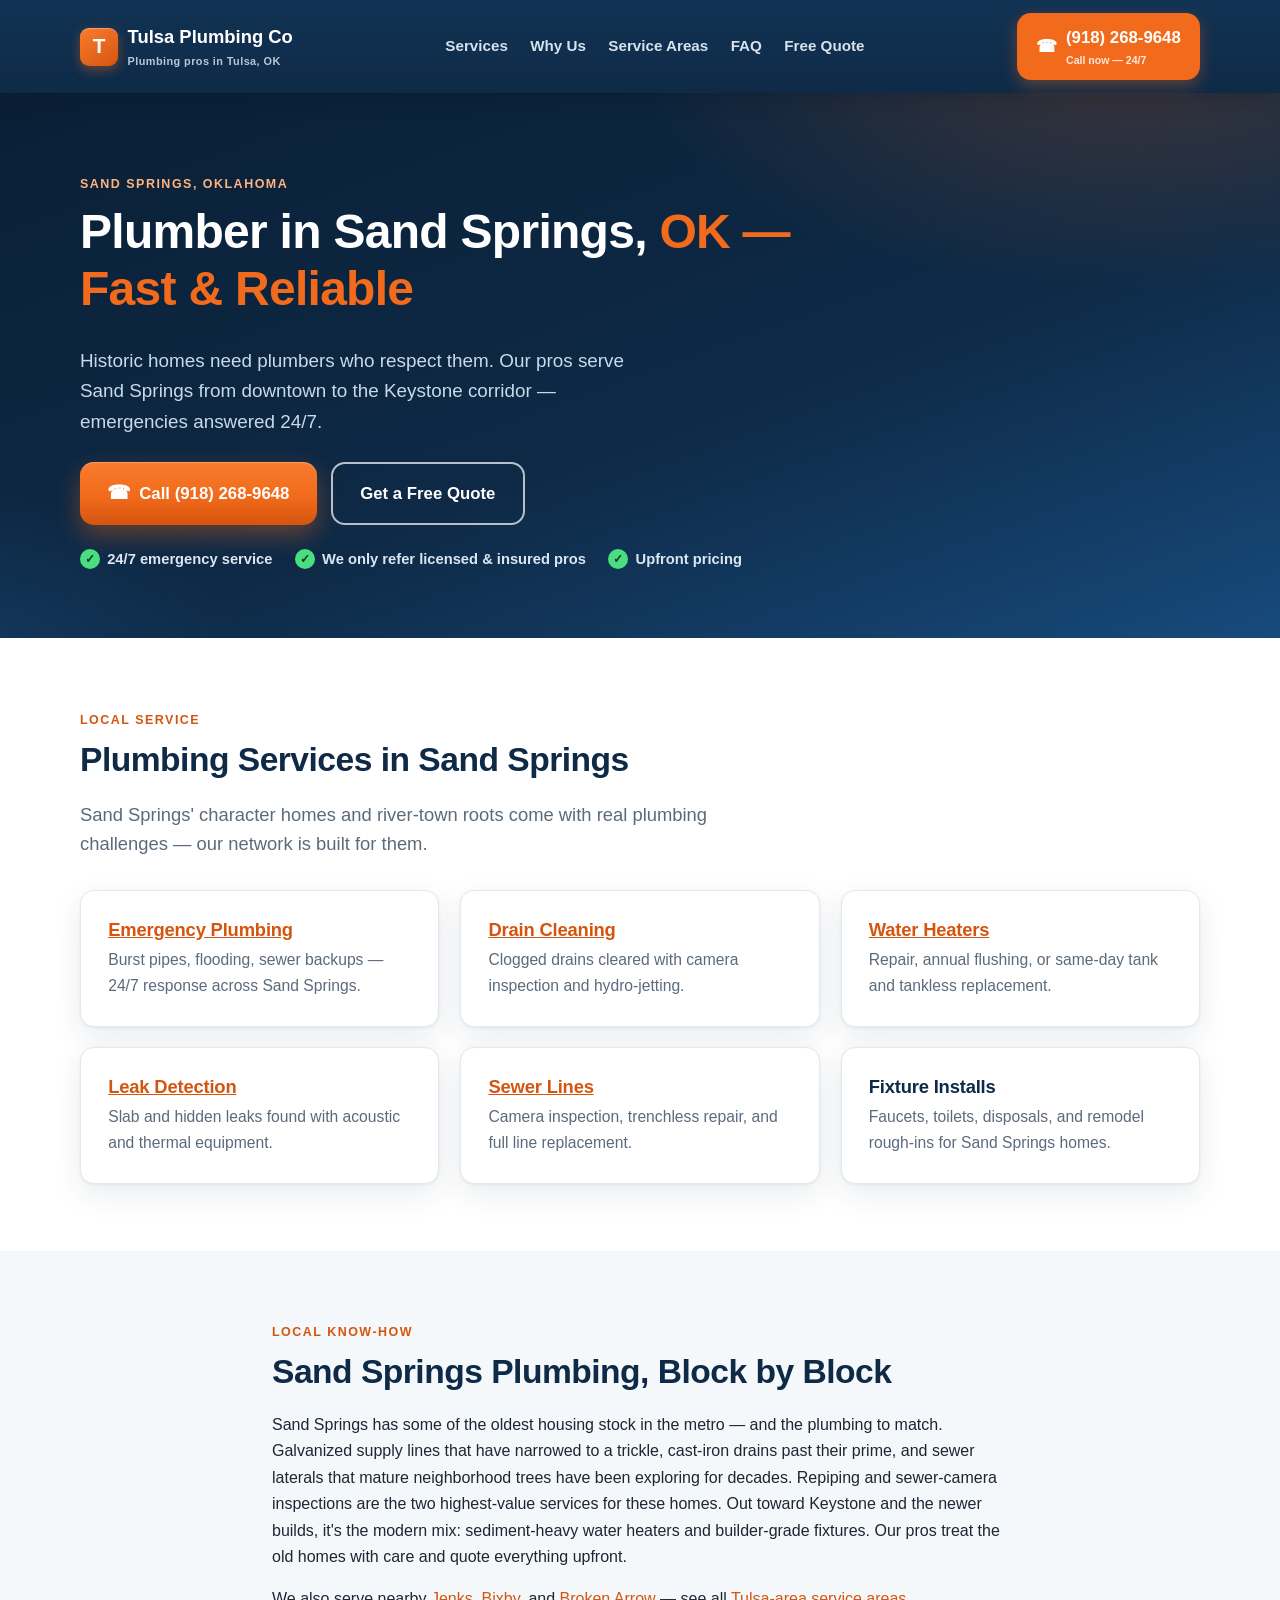
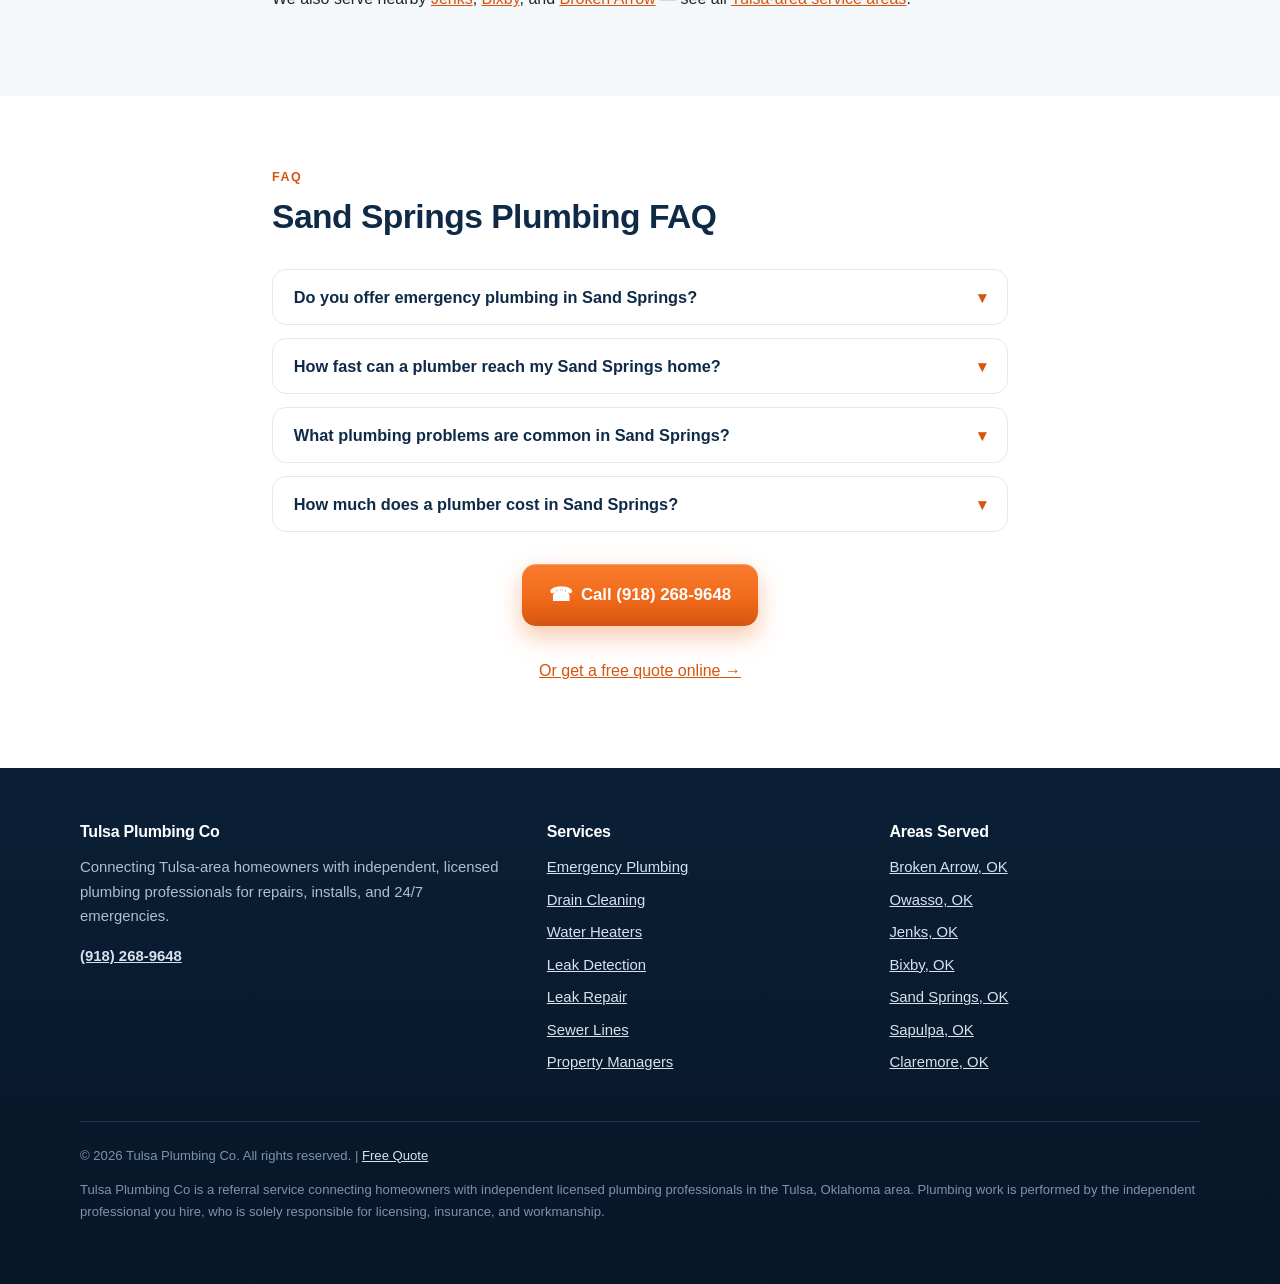
<file: areas/sand-springs.html>
<!DOCTYPE html>
<html lang="en">
<head>
<meta charset="UTF-8">
<meta name="viewport" content="width=device-width, initial-scale=1.0">
<title>Plumber in Sand Springs, OK | Tulsa Plumbing Co</title>
<meta name="description" content="Need a plumber in Sand Springs, OK? Emergency repairs, drain cleaning, water heaters & more — same-day service, upfront pricing. Call (918) 268-9648.">
<link rel="canonical" href="https://tulsaplumbingco.com/areas/sand-springs.html">
<meta property="og:title" content="Plumber in Sand Springs, OK | Tulsa Plumbing Co">
<meta property="og:description" content="Sand Springs plumbing pros — emergencies, drains, water heaters. Same-day service. Call now.">
<meta property="og:type" content="website">
<meta property="og:url" content="https://tulsaplumbingco.com/areas/sand-springs.html">
<meta property="og:image" content="https://tulsaplumbingco.com/assets/img/og-cover.jpg">
<meta name="twitter:card" content="summary_large_image">
<meta name="twitter:title" content="Plumber in Sand Springs, OK | Tulsa Plumbing Co">
<meta name="twitter:description" content="Sand Springs plumbing pros — emergencies, drains, water heaters. Same-day service. Call now.">
<meta name="twitter:image" content="https://tulsaplumbingco.com/assets/img/og-cover.jpg">
<link rel="stylesheet" href="/assets/css/style.css">
<link rel="icon" href="data:image/svg+xml,<svg xmlns='http://www.w3.org/2000/svg' viewBox='0 0 100 100'><rect width='100' height='100' rx='20' fill='%23f26a1b'/><text x='50' y='68' font-size='52' text-anchor='middle' fill='white' font-family='Arial' font-weight='bold'>T</text></svg>">
<script type="application/ld+json">
{
  "@context": "https://schema.org",
  "@type": "Plumber",
  "name": "Tulsa Plumbing Co — Sand Springs",
  "description": "Plumbing services in Sand Springs, OK: emergency repairs, drain cleaning, water heaters, leak detection, sewer lines.",
  "url": "https://tulsaplumbingco.com/areas/sand-springs.html",
  "telephone": "+1-918-268-9648",
  "areaServed": {"@type": "City", "name": "Sand Springs"},
  "openingHours": "Mo-Su 00:00-23:59",
  "priceRange": "$$"
}
</script>
<script type="application/ld+json">
{
  "@context": "https://schema.org",
  "@type": "FAQPage",
  "mainEntity": [
    {
      "@type": "Question",
      "name": "Do you offer emergency plumbing in Sand Springs?",
      "acceptedAnswer": {"@type": "Answer", "text": "Yes — burst pipes, major leaks, and sewer backups in Sand Springs get 24/7 emergency response, including nights, weekends, and holidays."}
    },
    {
      "@type": "Question",
      "name": "How fast can a plumber reach my Sand Springs home?",
      "acceptedAnswer": {"@type": "Answer", "text": "Emergencies are prioritized — many Sand Springs calls see a pro within hours. Standard appointments are usually available within 24–48 hours."}
    },
    {
      "@type": "Question",
      "name": "What plumbing problems are common in Sand Springs?",
      "acceptedAnswer": {"@type": "Answer", "text": "Aging galvanized and cast-iron pipes in the historic housing stock, root intrusion in older sewer laterals, and hard-water sediment in water heaters."}
    },
    {
      "@type": "Question",
      "name": "How much does a plumber cost in Sand Springs?",
      "acceptedAnswer": {"@type": "Answer", "text": "Most residential service calls run $150–$500; larger work like water heater replacement or sewer repair is quoted upfront before anything starts."}
    }
  ]
}
</script>
</head>
<body>

<header class="site-header">
  <div class="container header-inner">
    <a class="brand" href="/" aria-label="Tulsa Plumbing Co — home">
      <span class="brand-mark">T</span>
      <span>Tulsa Plumbing Co<small>Plumbing pros in Tulsa, OK</small></span>
    </a>
    <nav class="main-nav" id="mainNav" aria-label="Main navigation">
      <a href="/#services">Services</a>
      <a href="/#why-us">Why Us</a>
      <a href="/#areas">Service Areas</a>
      <a href="/#faq">FAQ</a>
      <a href="/#quote">Free Quote</a>
    </nav>
    <button class="nav-toggle" aria-label="Open menu" aria-expanded="false" aria-controls="mainNav">&#9776;</button>
    <a class="header-phone" href="tel:+19182689648"><span aria-hidden="true">&#9742;</span><span>(918) 268-9648<small>Call now — 24/7</small></span></a>
  </div>
</header>

<main>
  <section class="hero">
    <div class="container">
      <p class="eyebrow" style="color:#ffb37e">Sand Springs, Oklahoma</p>
      <h1>Plumber in Sand Springs, <span class="hl">OK — Fast &amp; Reliable</span></h1>
      <p class="sub">Historic homes need plumbers who respect them. Our pros serve Sand Springs from downtown to the Keystone corridor — emergencies answered 24/7.</p>
      <div class="hero-ctas">
        <a class="btn btn-primary" href="tel:+19182689648"><span class="icon" aria-hidden="true">&#9742;</span> Call (918) 268-9648</a>
        <a class="btn btn-outline" href="/#quote">Get a Free Quote</a>
      </div>
      <ul class="hero-trust">
        <li><span class="tick">&#10003;</span> 24/7 emergency service</li>
        <li><span class="tick">&#10003;</span> We only refer licensed &amp; insured pros</li>
        <li><span class="tick">&#10003;</span> Upfront pricing</li>
      </ul>
    </div>
  </section>

  <section>
    <div class="container">
      <span class="eyebrow">Local service</span>
      <h2>Plumbing Services in Sand Springs</h2>
      <p class="lead">Sand Springs' character homes and river-town roots come with real plumbing challenges — our network is built for them.</p>
      <div class="grid grid-3 mt-2">
        <div class="card"><h3><a href="/services/emergency-plumbing.html">Emergency Plumbing</a></h3><p>Burst pipes, flooding, sewer backups — 24/7 response across Sand Springs.</p></div>
        <div class="card"><h3><a href="/services/drain-cleaning.html">Drain Cleaning</a></h3><p>Clogged drains cleared with camera inspection and hydro-jetting.</p></div>
        <div class="card"><h3><a href="/services/water-heater-repair-installation.html">Water Heaters</a></h3><p>Repair, annual flushing, or same-day tank and tankless replacement.</p></div>
        <div class="card"><h3><a href="/services/leak-detection.html">Leak Detection</a></h3><p>Slab and hidden leaks found with acoustic and thermal equipment.</p></div>
        <div class="card"><h3><a href="/services/sewer-line-repair.html">Sewer Lines</a></h3><p>Camera inspection, trenchless repair, and full line replacement.</p></div>
        <div class="card"><h3>Fixture Installs</h3><p>Faucets, toilets, disposals, and remodel rough-ins for Sand Springs homes.</p></div>
      </div>
    </div>
  </section>

  <section class="section-soft">
    <div class="container" style="max-width: 46rem;">
      <span class="eyebrow">Local know-how</span>
      <h2>Sand Springs Plumbing, Block by Block</h2>
      <p>Sand Springs has some of the oldest housing stock in the metro — and the plumbing to match. Galvanized supply lines that have narrowed to a trickle, cast-iron drains past their prime, and sewer laterals that mature neighborhood trees have been exploring for decades. Repiping and sewer-camera inspections are the two highest-value services for these homes. Out toward Keystone and the newer builds, it's the modern mix: sediment-heavy water heaters and builder-grade fixtures. Our pros treat the old homes with care and quote everything upfront.</p>
      <p>We also serve nearby <a href="/areas/jenks.html">Jenks</a>, <a href="/areas/bixby.html">Bixby</a>, and <a href="/areas/broken-arrow.html">Broken Arrow</a> — see all <a href="/#areas">Tulsa-area service areas</a>.</p>
    </div>
  </section>

  <section>
    <div class="container" style="max-width: 46rem;">
      <span class="eyebrow">FAQ</span>
      <h2>Sand Springs Plumbing FAQ</h2>
      <div class="mt-2">
        <div class="faq-item">
          <button class="faq-q" aria-expanded="false">Do you offer emergency plumbing in Sand Springs?<span class="chev" aria-hidden="true">&#9662;</span></button>
          <div class="faq-a"><p>Yes — burst pipes, major leaks, and sewer backups in Sand Springs get 24/7 emergency response, including nights, weekends, and holidays.</p></div>
        </div>
        <div class="faq-item">
          <button class="faq-q" aria-expanded="false">How fast can a plumber reach my Sand Springs home?<span class="chev" aria-hidden="true">&#9662;</span></button>
          <div class="faq-a"><p>Emergencies are prioritized — many Sand Springs calls see a pro within hours. Standard appointments are usually available within 24–48 hours.</p></div>
        </div>
        <div class="faq-item">
          <button class="faq-q" aria-expanded="false">What plumbing problems are common in Sand Springs?<span class="chev" aria-hidden="true">&#9662;</span></button>
          <div class="faq-a"><p>Aging galvanized and cast-iron pipes in the historic housing stock, root intrusion in older sewer laterals, and hard-water sediment in water heaters.</p></div>
        </div>
        <div class="faq-item">
          <button class="faq-q" aria-expanded="false">How much does a plumber cost in Sand Springs?<span class="chev" aria-hidden="true">&#9662;</span></button>
          <div class="faq-a"><p>Most residential service calls run $150–$500; larger work like water heater replacement or sewer repair is quoted upfront before anything starts.</p></div>
        </div>
      </div>
      <div class="text-center mt-2">
        <a class="btn btn-primary" href="tel:+19182689648"><span class="icon" aria-hidden="true">&#9742;</span> Call (918) 268-9648</a>
        <p class="mt-2"><a href="/#quote">Or get a free quote online &rarr;</a></p>
      </div>
    </div>
  </section>
</main>

<footer class="site-footer">
  <div class="container">
    <div class="footer-grid">
      <div>
        <h2 class="fh">Tulsa Plumbing Co</h2>
        <p>Connecting Tulsa-area homeowners with independent, licensed plumbing professionals for repairs, installs, and 24/7 emergencies.</p>
        <p><a href="tel:+19182689648"><strong>(918) 268-9648</strong></a></p>
      </div>
      <div>
        <h2 class="fh">Services</h2>
        <ul>
          <li><a href="/services/emergency-plumbing.html">Emergency Plumbing</a></li>
          <li><a href="/services/drain-cleaning.html">Drain Cleaning</a></li>
          <li><a href="/services/water-heater-repair-installation.html">Water Heaters</a></li>
          <li><a href="/services/leak-detection.html">Leak Detection</a></li>
          <li><a href="/services/leak-repair.html">Leak Repair</a></li>
          <li><a href="/services/sewer-line-repair.html">Sewer Lines</a></li>
          <li><a href="/property-managers.html">Property Managers</a></li>
        </ul>
      </div>
      <div>
        <h2 class="fh">Areas Served</h2>
        <ul>
          <li><a href="/areas/broken-arrow.html">Broken Arrow, OK</a></li>
          <li><a href="/areas/owasso.html">Owasso, OK</a></li>
          <li><a href="/areas/jenks.html">Jenks, OK</a></li>
          <li><a href="/areas/bixby.html">Bixby, OK</a></li>
          <li><a href="/areas/sand-springs.html">Sand Springs, OK</a></li>
          <li><a href="/areas/sapulpa.html">Sapulpa, OK</a></li>
          <li><a href="/areas/claremore.html">Claremore, OK</a></li>
        </ul>
      </div>
    </div>
    <div class="footer-bottom">
      <p>&copy; <span data-year>2026</span> Tulsa Plumbing Co. All rights reserved. | <a href="/#quote">Free Quote</a></p>
      <p>Tulsa Plumbing Co is a referral service connecting homeowners with independent licensed plumbing professionals in the Tulsa, Oklahoma area. Plumbing work is performed by the independent professional you hire, who is solely responsible for licensing, insurance, and workmanship.</p>
    </div>
  </div>
</footer>

<div class="callbar" role="navigation" aria-label="Quick contact">
  <a class="call-now" href="tel:+19182689648">&#9742; Call Now</a>
  <a class="text-us" href="sms:+19182689648">&#128172; Text</a>
  <a class="get-quote" href="/#quote">Free Quote</a>
</div>

<script src="/assets/js/main.js" defer></script>
</body>
</html>
</file>
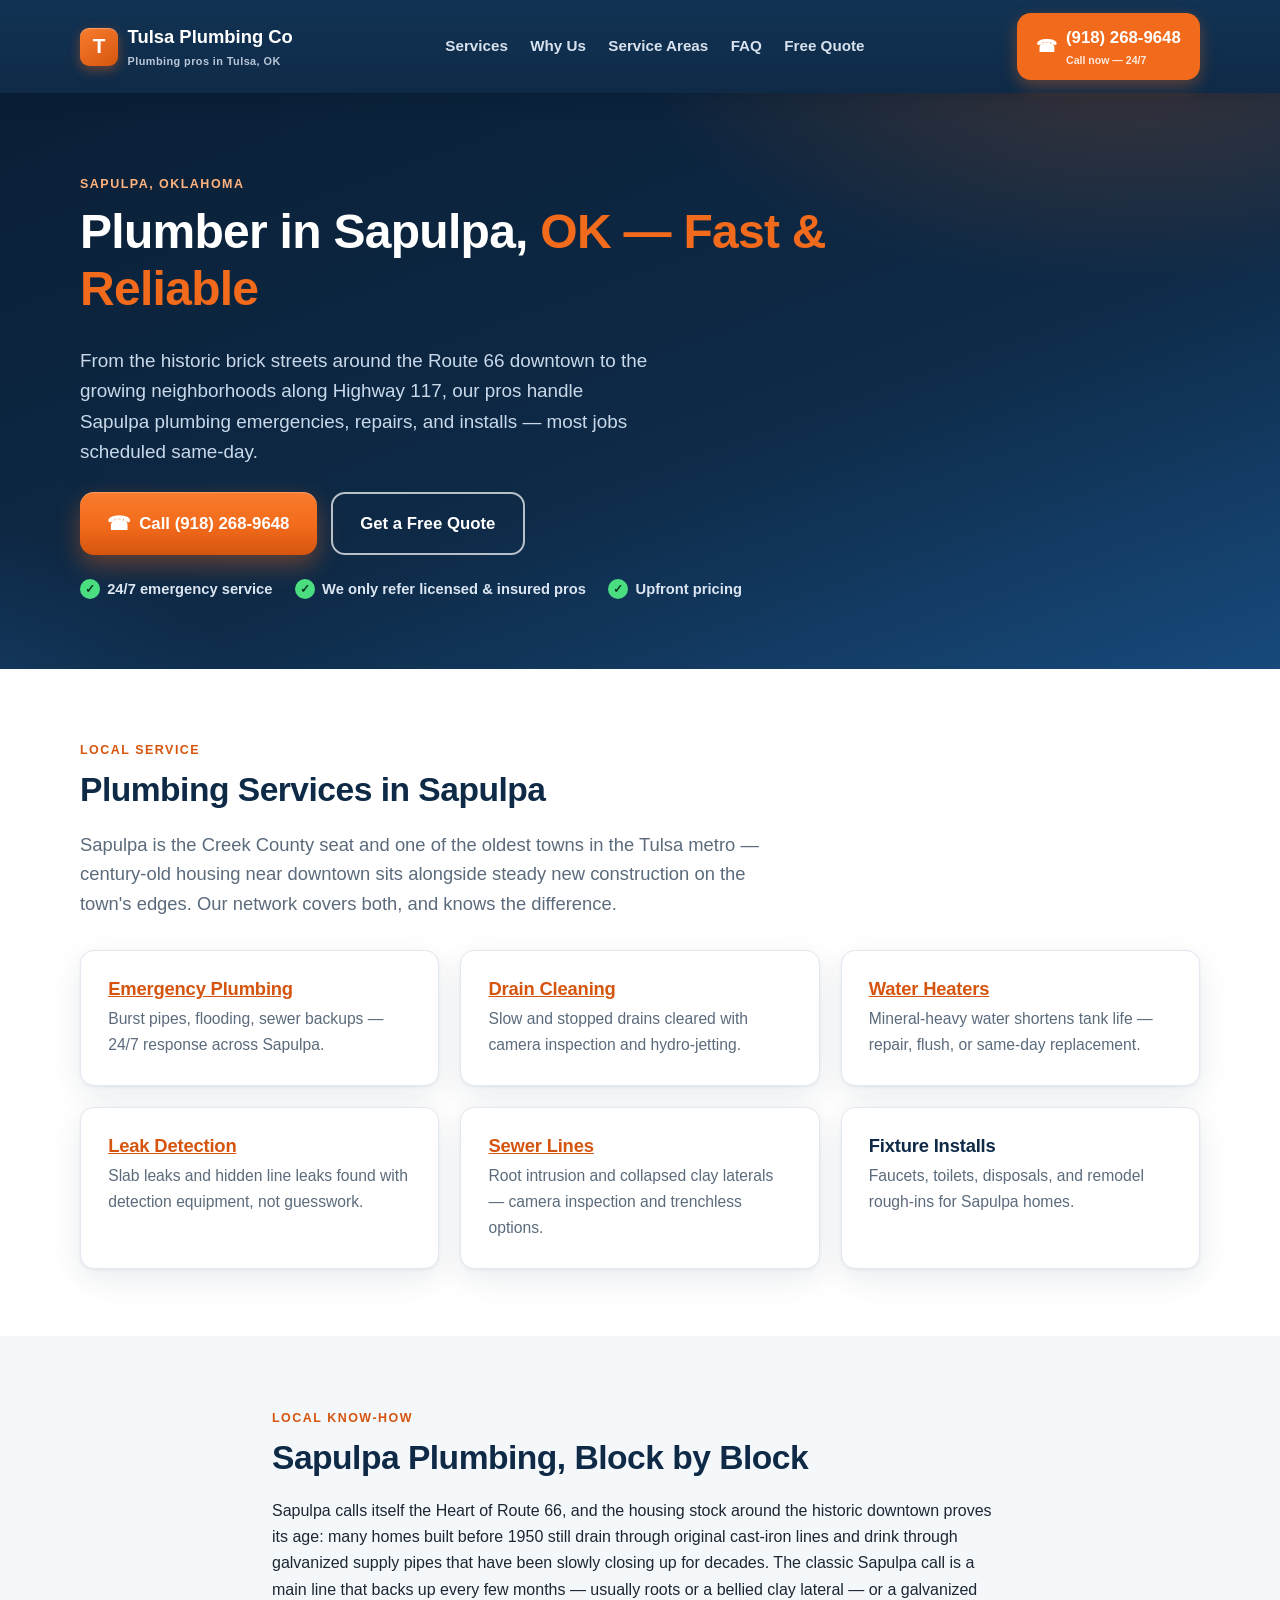
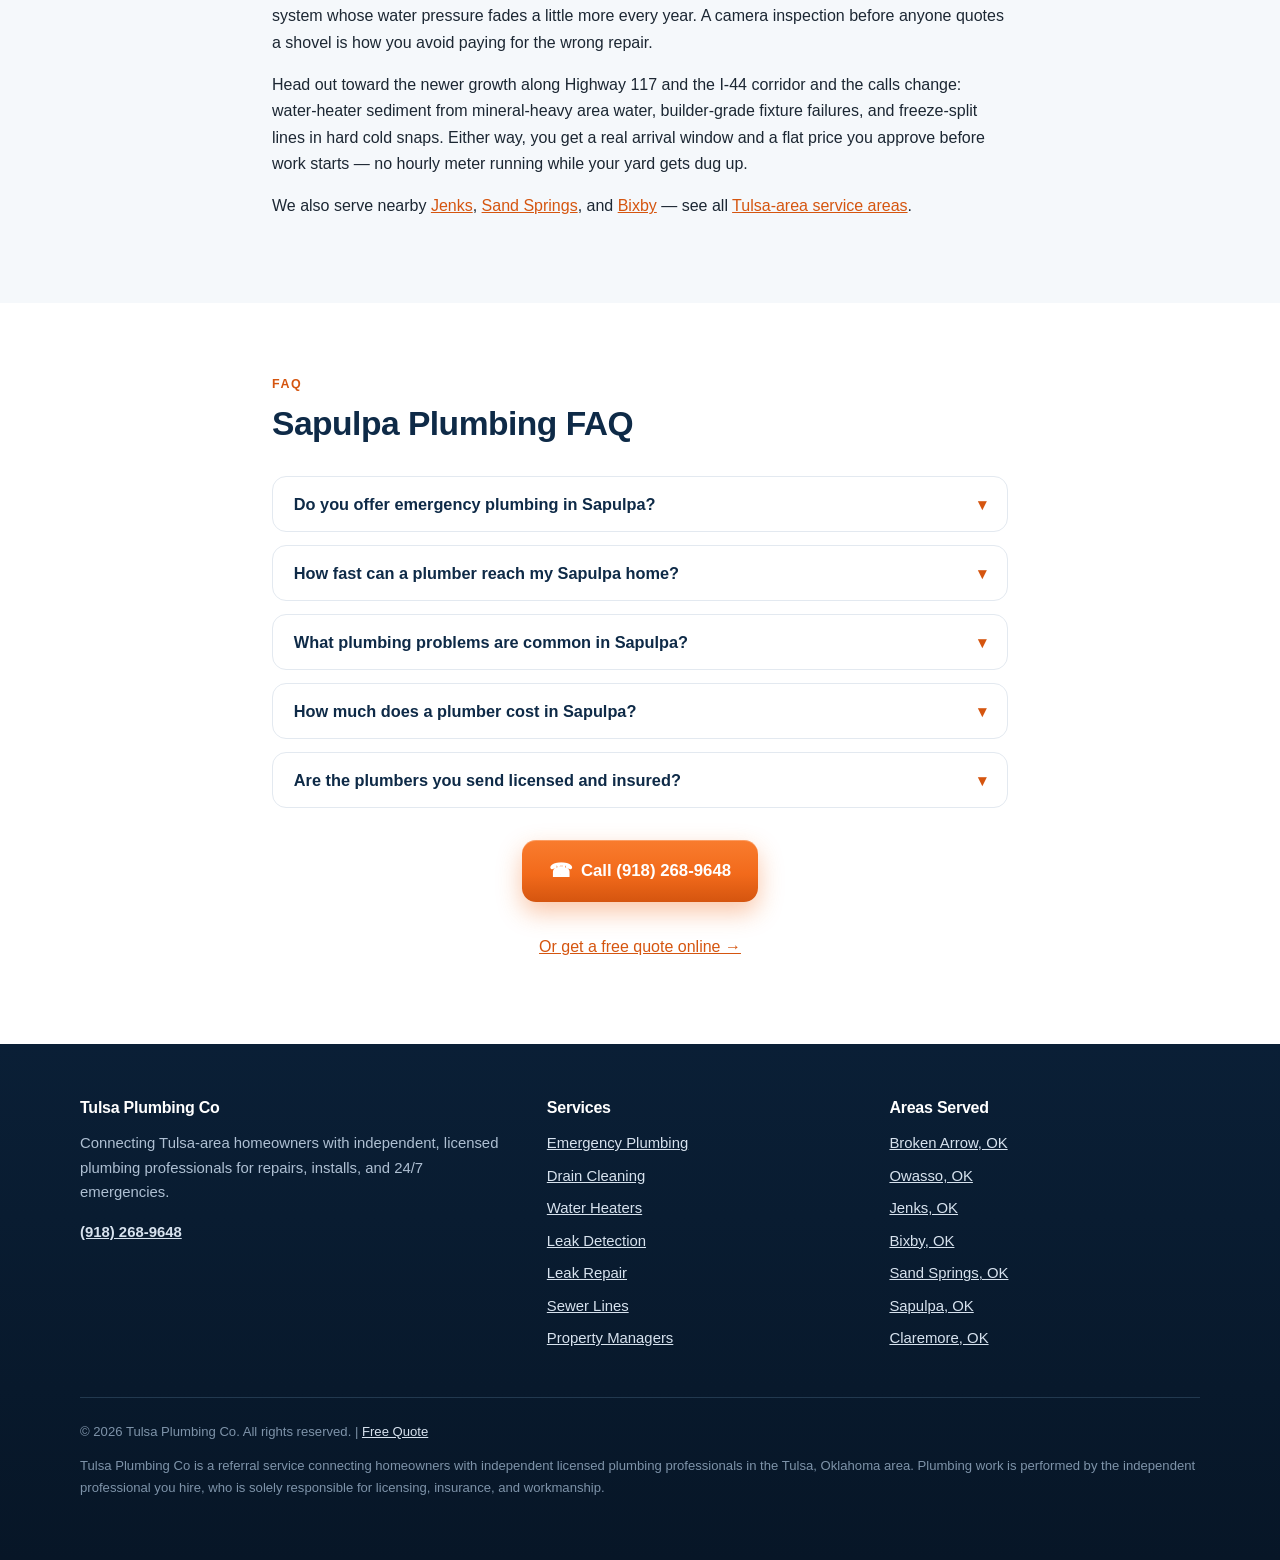
<file: areas/sapulpa.html>
<!DOCTYPE html>
<html lang="en">
<head>
<meta charset="UTF-8">
<meta name="viewport" content="width=device-width, initial-scale=1.0">
<title>Plumber in Sapulpa, OK | Tulsa Plumbing Co</title>
<meta name="description" content="Need a plumber in Sapulpa, OK? Emergency repairs, drain cleaning, water heaters & more — same-day service, upfront pricing. Call (918) 268-9648.">
<link rel="canonical" href="https://tulsaplumbingco.com/areas/sapulpa.html">
<meta property="og:title" content="Plumber in Sapulpa, OK | Tulsa Plumbing Co">
<meta property="og:description" content="Sapulpa plumbing pros — emergencies, drains, water heaters. Same-day service. Call now.">
<meta property="og:type" content="website">
<meta property="og:url" content="https://tulsaplumbingco.com/areas/sapulpa.html">
<meta property="og:image" content="https://tulsaplumbingco.com/assets/img/og-cover.jpg">
<meta name="twitter:card" content="summary_large_image">
<meta name="twitter:title" content="Plumber in Sapulpa, OK | Tulsa Plumbing Co">
<meta name="twitter:description" content="Sapulpa plumbing pros — emergencies, drains, water heaters. Same-day service. Call now.">
<meta name="twitter:image" content="https://tulsaplumbingco.com/assets/img/og-cover.jpg">
<link rel="stylesheet" href="/assets/css/style.css">
<link rel="icon" href="data:image/svg+xml,<svg xmlns='http://www.w3.org/2000/svg' viewBox='0 0 100 100'><rect width='100' height='100' rx='20' fill='%23f26a1b'/><text x='50' y='68' font-size='52' text-anchor='middle' fill='white' font-family='Arial' font-weight='bold'>T</text></svg>">
<script type="application/ld+json">
{
  "@context": "https://schema.org",
  "@type": "Plumber",
  "name": "Tulsa Plumbing Co — Sapulpa",
  "description": "Plumbing services in Sapulpa, OK: emergency repairs, drain cleaning, water heaters, leak detection, sewer lines.",
  "url": "https://tulsaplumbingco.com/areas/sapulpa.html",
  "telephone": "+1-918-268-9648",
  "areaServed": {"@type": "City", "name": "Sapulpa"},
  "openingHours": "Mo-Su 00:00-23:59",
  "priceRange": "$$"
}
</script>
<script type="application/ld+json">
{
  "@context": "https://schema.org",
  "@type": "FAQPage",
  "mainEntity": [
    {
      "@type": "Question",
      "name": "Do you offer emergency plumbing in Sapulpa?",
      "acceptedAnswer": {"@type": "Answer", "text": "Yes — burst pipes, major leaks, and sewer backups in Sapulpa get 24/7 emergency response, including nights, weekends, and holidays."}
    },
    {
      "@type": "Question",
      "name": "How fast can a plumber reach my Sapulpa home?",
      "acceptedAnswer": {"@type": "Answer", "text": "Emergencies are prioritized — many Sapulpa calls see a pro within hours. Standard appointments are usually available within 24–48 hours."}
    },
    {
      "@type": "Question",
      "name": "What plumbing problems are common in Sapulpa?",
      "acceptedAnswer": {"@type": "Answer", "text": "Aging cast-iron drain lines and galvanized supply pipes in the older homes around downtown, root intrusion in sewer laterals, and water-heater sediment from mineral-heavy water."}
    },
    {
      "@type": "Question",
      "name": "How much does a plumber cost in Sapulpa?",
      "acceptedAnswer": {"@type": "Answer", "text": "Most residential service calls run $150–$500. Drain clearing typically runs $150–$300, and a standard water heater replacement runs $1,200–$2,500 installed. Larger work is quoted upfront before anything starts."}
    },
    {
      "@type": "Question",
      "name": "Are the plumbers you send licensed and insured?",
      "acceptedAnswer": {"@type": "Answer", "text": "Yes — we only connect you with professionals who are licensed per Oklahoma requirements and carry liability insurance. Always ask your pro for their license number; any reputable plumber provides it happily."}
    }
  ]
}
</script>
</head>
<body>

<header class="site-header">
  <div class="container header-inner">
    <a class="brand" href="/" aria-label="Tulsa Plumbing Co — home">
      <span class="brand-mark">T</span>
      <span>Tulsa Plumbing Co<small>Plumbing pros in Tulsa, OK</small></span>
    </a>
    <nav class="main-nav" id="mainNav" aria-label="Main navigation">
      <a href="/#services">Services</a>
      <a href="/#why-us">Why Us</a>
      <a href="/#areas">Service Areas</a>
      <a href="/#faq">FAQ</a>
      <a href="/#quote">Free Quote</a>
    </nav>
    <button class="nav-toggle" aria-label="Open menu" aria-expanded="false" aria-controls="mainNav">&#9776;</button>
    <a class="header-phone" href="tel:+19182689648"><span aria-hidden="true">&#9742;</span><span>(918) 268-9648<small>Call now — 24/7</small></span></a>
  </div>
</header>

<main>
  <section class="hero">
    <div class="container">
      <p class="eyebrow" style="color:#ffb37e">Sapulpa, Oklahoma</p>
      <h1>Plumber in Sapulpa, <span class="hl">OK — Fast &amp; Reliable</span></h1>
      <p class="sub">From the historic brick streets around the Route 66 downtown to the growing neighborhoods along Highway 117, our pros handle Sapulpa plumbing emergencies, repairs, and installs — most jobs scheduled same-day.</p>
      <div class="hero-ctas">
        <a class="btn btn-primary" href="tel:+19182689648"><span class="icon" aria-hidden="true">&#9742;</span> Call (918) 268-9648</a>
        <a class="btn btn-outline" href="/#quote">Get a Free Quote</a>
      </div>
      <ul class="hero-trust">
        <li><span class="tick">&#10003;</span> 24/7 emergency service</li>
        <li><span class="tick">&#10003;</span> We only refer licensed &amp; insured pros</li>
        <li><span class="tick">&#10003;</span> Upfront pricing</li>
      </ul>
    </div>
  </section>

  <section>
    <div class="container">
      <span class="eyebrow">Local service</span>
      <h2>Plumbing Services in Sapulpa</h2>
      <p class="lead">Sapulpa is the Creek County seat and one of the oldest towns in the Tulsa metro — century-old housing near downtown sits alongside steady new construction on the town's edges. Our network covers both, and knows the difference.</p>
      <div class="grid grid-3 mt-2">
        <div class="card"><h3><a href="/services/emergency-plumbing.html">Emergency Plumbing</a></h3><p>Burst pipes, flooding, sewer backups — 24/7 response across Sapulpa.</p></div>
        <div class="card"><h3><a href="/services/drain-cleaning.html">Drain Cleaning</a></h3><p>Slow and stopped drains cleared with camera inspection and hydro-jetting.</p></div>
        <div class="card"><h3><a href="/services/water-heater-repair-installation.html">Water Heaters</a></h3><p>Mineral-heavy water shortens tank life — repair, flush, or same-day replacement.</p></div>
        <div class="card"><h3><a href="/services/leak-detection.html">Leak Detection</a></h3><p>Slab leaks and hidden line leaks found with detection equipment, not guesswork.</p></div>
        <div class="card"><h3><a href="/services/sewer-line-repair.html">Sewer Lines</a></h3><p>Root intrusion and collapsed clay laterals — camera inspection and trenchless options.</p></div>
        <div class="card"><h3>Fixture Installs</h3><p>Faucets, toilets, disposals, and remodel rough-ins for Sapulpa homes.</p></div>
      </div>
    </div>
  </section>

  <section class="section-soft">
    <div class="container" style="max-width: 46rem;">
      <span class="eyebrow">Local know-how</span>
      <h2>Sapulpa Plumbing, Block by Block</h2>
      <p>Sapulpa calls itself the Heart of Route 66, and the housing stock around the historic downtown proves its age: many homes built before 1950 still drain through original cast-iron lines and drink through galvanized supply pipes that have been slowly closing up for decades. The classic Sapulpa call is a main line that backs up every few months — usually roots or a bellied clay lateral — or a galvanized system whose water pressure fades a little more every year. A camera inspection before anyone quotes a shovel is how you avoid paying for the wrong repair.</p>
      <p>Head out toward the newer growth along Highway 117 and the I-44 corridor and the calls change: water-heater sediment from mineral-heavy area water, builder-grade fixture failures, and freeze-split lines in hard cold snaps. Either way, you get a real arrival window and a flat price you approve before work starts — no hourly meter running while your yard gets dug up.</p>
      <p>We also serve nearby <a href="/areas/jenks.html">Jenks</a>, <a href="/areas/sand-springs.html">Sand Springs</a>, and <a href="/areas/bixby.html">Bixby</a> — see all <a href="/#areas">Tulsa-area service areas</a>.</p>
    </div>
  </section>

  <section>
    <div class="container" style="max-width: 46rem;">
      <span class="eyebrow">FAQ</span>
      <h2>Sapulpa Plumbing FAQ</h2>
      <div class="mt-2">
        <div class="faq-item">
          <button class="faq-q" aria-expanded="false">Do you offer emergency plumbing in Sapulpa?<span class="chev" aria-hidden="true">&#9662;</span></button>
          <div class="faq-a"><p>Yes — burst pipes, major leaks, and sewer backups in Sapulpa get 24/7 emergency response, including nights, weekends, and holidays.</p></div>
        </div>
        <div class="faq-item">
          <button class="faq-q" aria-expanded="false">How fast can a plumber reach my Sapulpa home?<span class="chev" aria-hidden="true">&#9662;</span></button>
          <div class="faq-a"><p>Emergencies are prioritized — many Sapulpa calls see a pro within hours. Standard appointments are usually available within 24–48 hours.</p></div>
        </div>
        <div class="faq-item">
          <button class="faq-q" aria-expanded="false">What plumbing problems are common in Sapulpa?<span class="chev" aria-hidden="true">&#9662;</span></button>
          <div class="faq-a"><p>Aging cast-iron drain lines and galvanized supply pipes in the older homes around downtown, root intrusion in sewer laterals, and water-heater sediment from mineral-heavy water.</p></div>
        </div>
        <div class="faq-item">
          <button class="faq-q" aria-expanded="false">How much does a plumber cost in Sapulpa?<span class="chev" aria-hidden="true">&#9662;</span></button>
          <div class="faq-a"><p>Most residential service calls run $150–$500. Drain clearing typically runs $150–$300, and a standard water heater replacement runs $1,200–$2,500 installed. Larger work is quoted upfront before anything starts.</p></div>
        </div>
        <div class="faq-item">
          <button class="faq-q" aria-expanded="false">Are the plumbers you send licensed and insured?<span class="chev" aria-hidden="true">&#9662;</span></button>
          <div class="faq-a"><p>Yes — we only connect you with professionals who are licensed per Oklahoma requirements and carry liability insurance. Always ask your pro for their license number; any reputable plumber provides it happily.</p></div>
        </div>
      </div>
      <div class="text-center mt-2">
        <a class="btn btn-primary" href="tel:+19182689648"><span class="icon" aria-hidden="true">&#9742;</span> Call (918) 268-9648</a>
        <p class="mt-2"><a href="/#quote">Or get a free quote online &rarr;</a></p>
      </div>
    </div>
  </section>
</main>

<footer class="site-footer">
  <div class="container">
    <div class="footer-grid">
      <div>
        <h2 class="fh">Tulsa Plumbing Co</h2>
        <p>Connecting Tulsa-area homeowners with independent, licensed plumbing professionals for repairs, installs, and 24/7 emergencies.</p>
        <p><a href="tel:+19182689648"><strong>(918) 268-9648</strong></a></p>
      </div>
      <div>
        <h2 class="fh">Services</h2>
        <ul>
          <li><a href="/services/emergency-plumbing.html">Emergency Plumbing</a></li>
          <li><a href="/services/drain-cleaning.html">Drain Cleaning</a></li>
          <li><a href="/services/water-heater-repair-installation.html">Water Heaters</a></li>
          <li><a href="/services/leak-detection.html">Leak Detection</a></li>
          <li><a href="/services/leak-repair.html">Leak Repair</a></li>
          <li><a href="/services/sewer-line-repair.html">Sewer Lines</a></li>
          <li><a href="/property-managers.html">Property Managers</a></li>
        </ul>
      </div>
      <div>
        <h2 class="fh">Areas Served</h2>
        <ul>
          <li><a href="/areas/broken-arrow.html">Broken Arrow, OK</a></li>
          <li><a href="/areas/owasso.html">Owasso, OK</a></li>
          <li><a href="/areas/jenks.html">Jenks, OK</a></li>
          <li><a href="/areas/bixby.html">Bixby, OK</a></li>
          <li><a href="/areas/sand-springs.html">Sand Springs, OK</a></li>
          <li><a href="/areas/sapulpa.html">Sapulpa, OK</a></li>
          <li><a href="/areas/claremore.html">Claremore, OK</a></li>
        </ul>
      </div>
    </div>
    <div class="footer-bottom">
      <p>&copy; <span data-year>2026</span> Tulsa Plumbing Co. All rights reserved. | <a href="/#quote">Free Quote</a></p>
      <p>Tulsa Plumbing Co is a referral service connecting homeowners with independent licensed plumbing professionals in the Tulsa, Oklahoma area. Plumbing work is performed by the independent professional you hire, who is solely responsible for licensing, insurance, and workmanship.</p>
    </div>
  </div>
</footer>

<div class="callbar" role="navigation" aria-label="Quick contact">
  <a class="call-now" href="tel:+19182689648">&#9742; Call Now</a>
  <a class="text-us" href="sms:+19182689648">&#128172; Text</a>
  <a class="get-quote" href="/#quote">Free Quote</a>
</div>

<script src="/assets/js/main.js" defer></script>
</body>
</html>
</file>
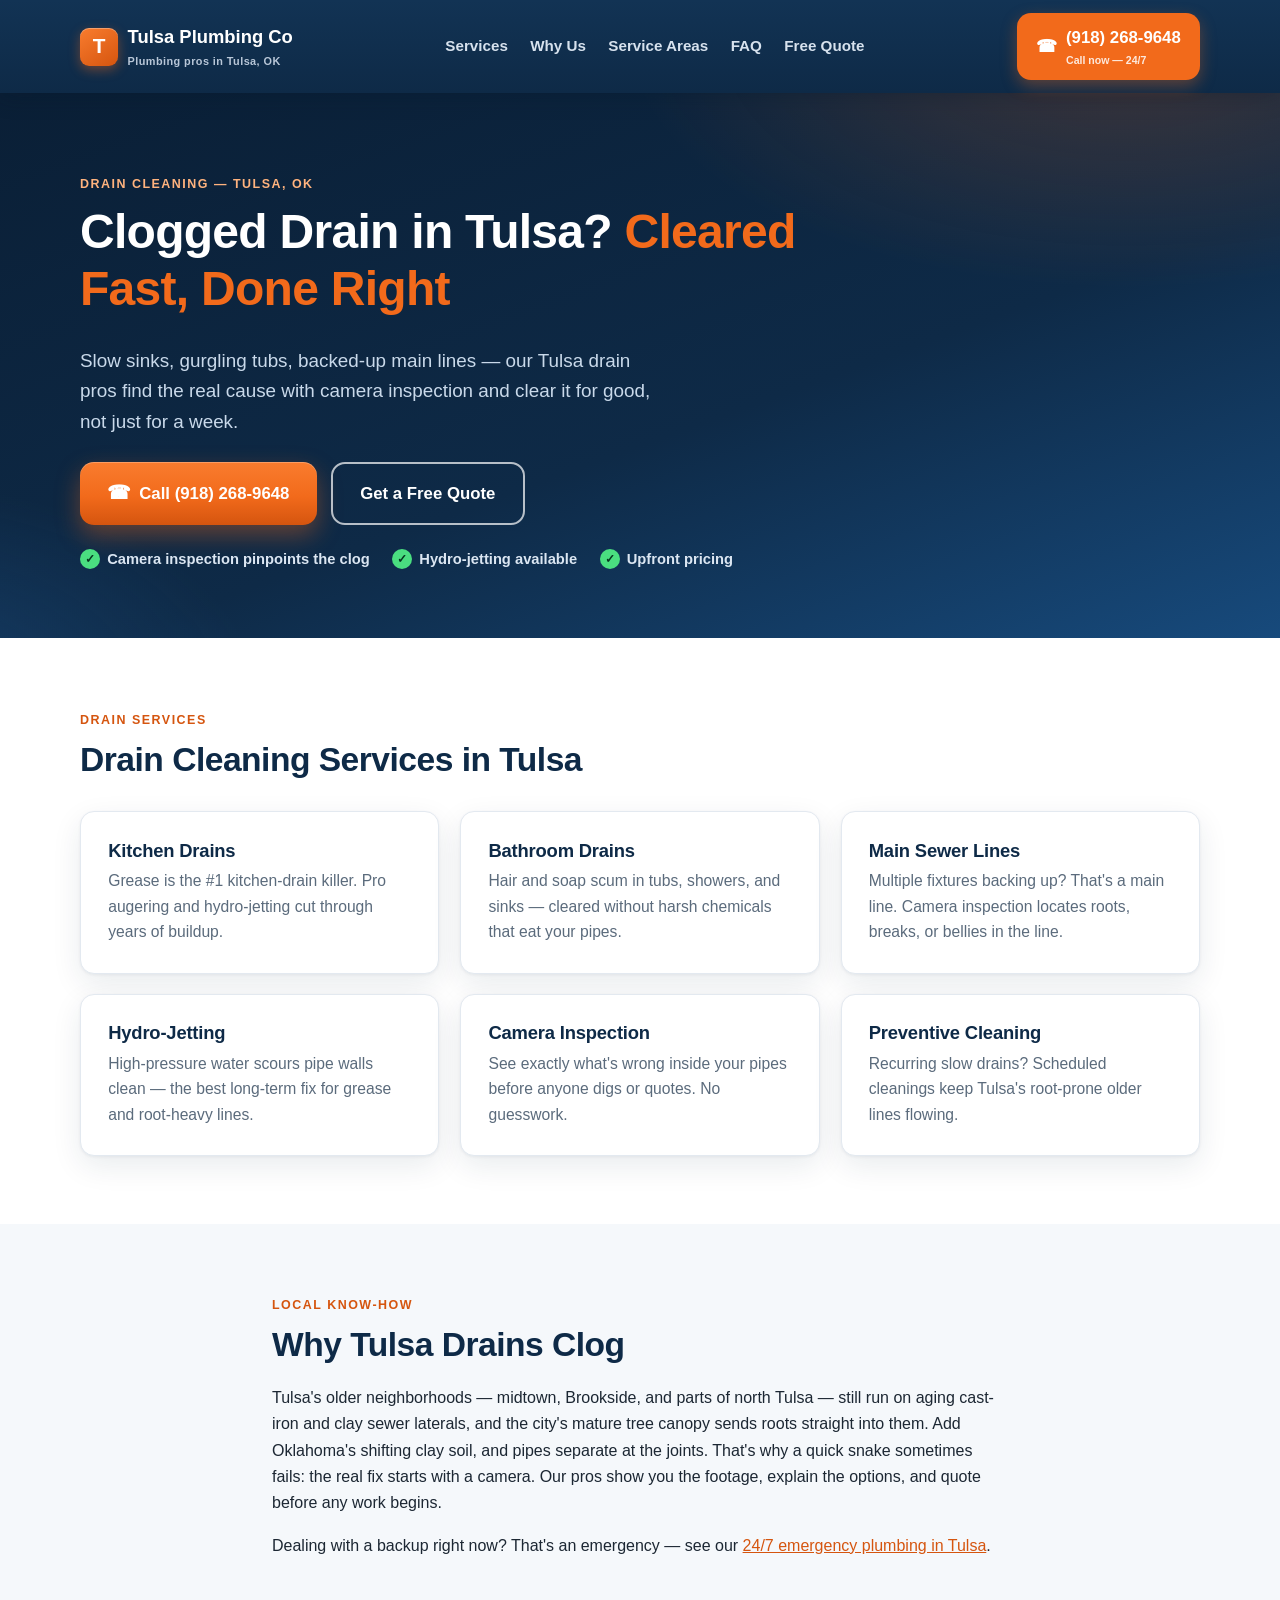
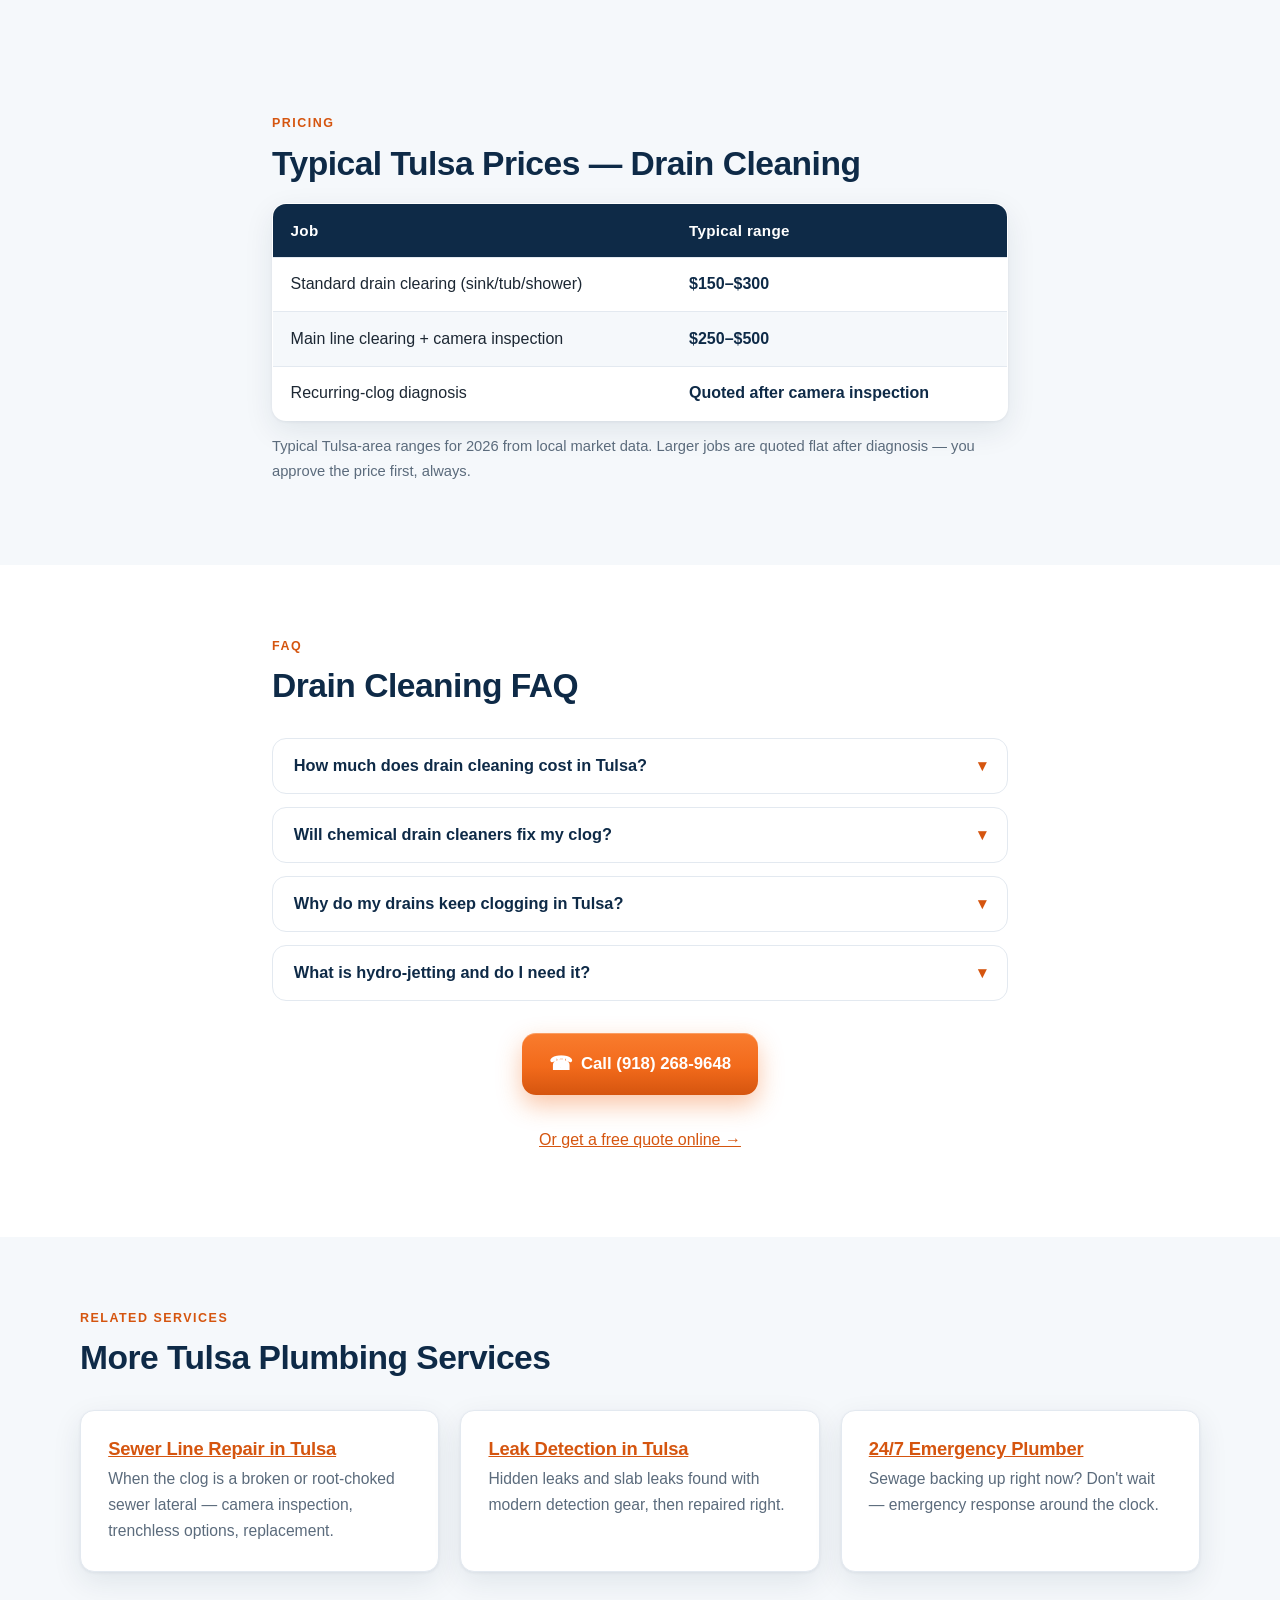
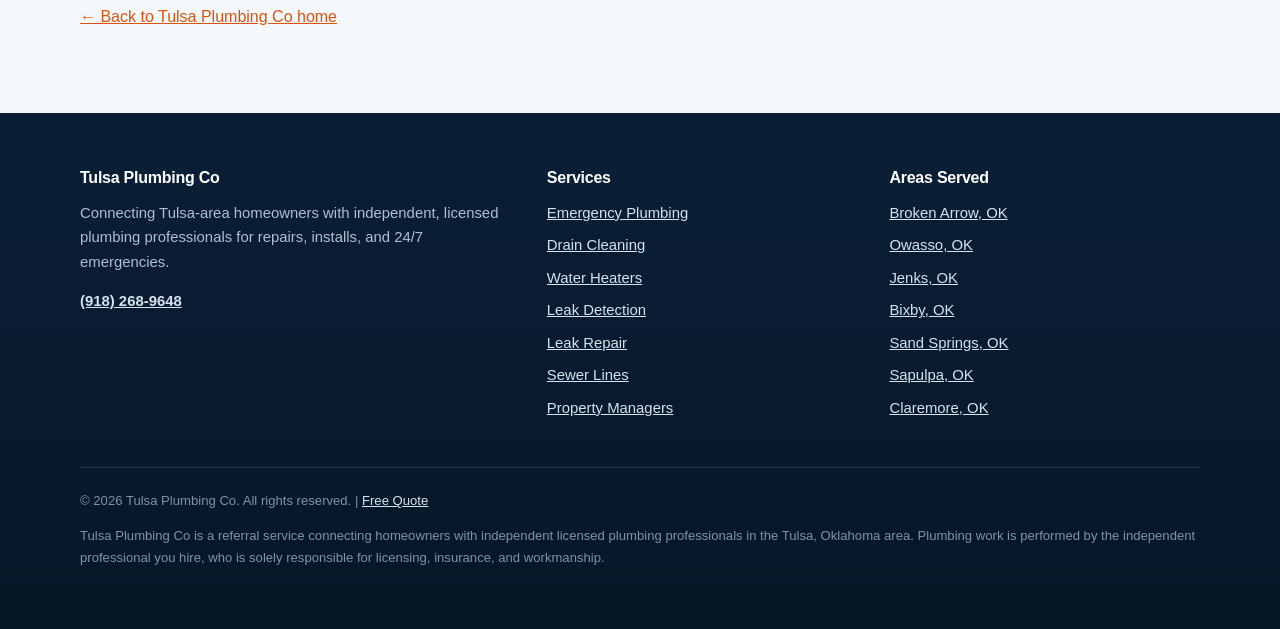
<file: services/drain-cleaning.html>
<!DOCTYPE html>
<html lang="en">
<head>
<meta charset="UTF-8">
<meta name="viewport" content="width=device-width, initial-scale=1.0">
<title>Drain Cleaning in Tulsa, OK | Tulsa Plumbing Co</title>
<meta name="description" content="Clogged drain in Tulsa? Our local pros clear kitchen, bath & main-line clogs fast — camera inspection, hydro-jetting, upfront pricing. Call (918) 268-9648.">
<link rel="canonical" href="https://tulsaplumbingco.com/services/drain-cleaning.html">
<meta property="og:title" content="Drain Cleaning in Tulsa, OK | Tulsa Plumbing Co">
<meta property="og:description" content="Slow or clogged drains in Tulsa? Camera inspection, hydro-jetting & fast clog removal. Call now.">
<meta property="og:type" content="website">
<meta property="og:url" content="https://tulsaplumbingco.com/services/drain-cleaning.html">
<meta property="og:image" content="https://tulsaplumbingco.com/assets/img/og-cover.jpg">
<meta name="twitter:card" content="summary_large_image">
<meta name="twitter:title" content="Drain Cleaning in Tulsa, OK | Tulsa Plumbing Co">
<meta name="twitter:description" content="Slow or clogged drains in Tulsa? Camera inspection, hydro-jetting & fast clog removal. Call now.">
<meta name="twitter:image" content="https://tulsaplumbingco.com/assets/img/og-cover.jpg">
<link rel="stylesheet" href="/assets/css/style.css">
<link rel="icon" href="data:image/svg+xml,<svg xmlns='http://www.w3.org/2000/svg' viewBox='0 0 100 100'><rect width='100' height='100' rx='20' fill='%23f26a1b'/><text x='50' y='68' font-size='52' text-anchor='middle' fill='white' font-family='Arial' font-weight='bold'>T</text></svg>">
<script type="application/ld+json">
{
  "@context": "https://schema.org",
  "@type": "Plumber",
  "name": "Tulsa Plumbing Co — Drain Cleaning",
  "description": "Drain cleaning in Tulsa, OK: clogged drains, hydro-jetting, camera inspection, main-line clearing.",
  "url": "https://tulsaplumbingco.com/services/drain-cleaning.html",
  "telephone": "+1-918-268-9648",
  "areaServed": {"@type": "City", "name": "Tulsa"},
  "openingHours": "Mo-Su 00:00-23:59",
  "priceRange": "$$"
}
</script>
<script type="application/ld+json">
{
  "@context": "https://schema.org",
  "@type": "FAQPage",
  "mainEntity": [
    {
      "@type": "Question",
      "name": "How much does drain cleaning cost in Tulsa?",
      "acceptedAnswer": {"@type": "Answer", "text": "Simple sink or tub clogs in Tulsa typically run $150–$300; main-line clearing with a camera inspection usually runs $250–$500. You'll always approve the price before work starts."}
    },
    {
      "@type": "Question",
      "name": "Will chemical drain cleaners fix my clog?",
      "acceptedAnswer": {"@type": "Answer", "text": "Usually not — and they can damage pipes and create hazards for whoever works on the drain next. Mechanical clearing or hydro-jetting solves the actual blockage."}
    },
    {
      "@type": "Question",
      "name": "Why do my drains keep clogging in Tulsa?",
      "acceptedAnswer": {"@type": "Answer", "text": "Tree roots invading older clay or cast-iron sewer laterals are a top cause in Tulsa's older neighborhoods, along with grease buildup in kitchen lines. A camera inspection finds the real reason."}
    },
    {
      "@type": "Question",
      "name": "What is hydro-jetting and do I need it?",
      "acceptedAnswer": {"@type": "Answer", "text": "Hydro-jetting uses high-pressure water to scour the inside of the pipe — it's the best fix for grease, sludge, and root-heavy lines. A pro can tell you whether a standard auger or a jetting is right for your clog."}
    }
  ]
}
</script>
</head>
<body>

<header class="site-header">
  <div class="container header-inner">
    <a class="brand" href="/" aria-label="Tulsa Plumbing Co — home">
      <span class="brand-mark">T</span>
      <span>Tulsa Plumbing Co<small>Plumbing pros in Tulsa, OK</small></span>
    </a>
    <nav class="main-nav" id="mainNav" aria-label="Main navigation">
      <a href="/#services">Services</a>
      <a href="/#why-us">Why Us</a>
      <a href="/#areas">Service Areas</a>
      <a href="/#faq">FAQ</a>
      <a href="/#quote">Free Quote</a>
    </nav>
    <button class="nav-toggle" aria-label="Open menu" aria-expanded="false" aria-controls="mainNav">&#9776;</button>
    <a class="header-phone" href="tel:+19182689648"><span aria-hidden="true">&#9742;</span><span>(918) 268-9648<small>Call now — 24/7</small></span></a>
  </div>
</header>

<main>
  <section class="hero">
    <div class="container">
      <p class="eyebrow" style="color:#ffb37e">Drain cleaning — Tulsa, OK</p>
      <h1>Clogged Drain in Tulsa? <span class="hl">Cleared Fast, Done Right</span></h1>
      <p class="sub">Slow sinks, gurgling tubs, backed-up main lines — our Tulsa drain pros find the real cause with camera inspection and clear it for good, not just for a week.</p>
      <div class="hero-ctas">
        <a class="btn btn-primary" href="tel:+19182689648"><span class="icon" aria-hidden="true">&#9742;</span> Call (918) 268-9648</a>
        <a class="btn btn-outline" href="/#quote">Get a Free Quote</a>
      </div>
      <ul class="hero-trust">
        <li><span class="tick">&#10003;</span> Camera inspection pinpoints the clog</li>
        <li><span class="tick">&#10003;</span> Hydro-jetting available</li>
        <li><span class="tick">&#10003;</span> Upfront pricing</li>
      </ul>
    </div>
  </section>

  <section>
    <div class="container">
      <span class="eyebrow">Drain services</span>
      <h2>Drain Cleaning Services in Tulsa</h2>
      <div class="grid grid-3 mt-2">
        <div class="card"><h3>Kitchen Drains</h3><p>Grease is the #1 kitchen-drain killer. Pro augering and hydro-jetting cut through years of buildup.</p></div>
        <div class="card"><h3>Bathroom Drains</h3><p>Hair and soap scum in tubs, showers, and sinks — cleared without harsh chemicals that eat your pipes.</p></div>
        <div class="card"><h3>Main Sewer Lines</h3><p>Multiple fixtures backing up? That's a main line. Camera inspection locates roots, breaks, or bellies in the line.</p></div>
        <div class="card"><h3>Hydro-Jetting</h3><p>High-pressure water scours pipe walls clean — the best long-term fix for grease and root-heavy lines.</p></div>
        <div class="card"><h3>Camera Inspection</h3><p>See exactly what's wrong inside your pipes before anyone digs or quotes. No guesswork.</p></div>
        <div class="card"><h3>Preventive Cleaning</h3><p>Recurring slow drains? Scheduled cleanings keep Tulsa's root-prone older lines flowing.</p></div>
      </div>
    </div>
  </section>

  <section class="section-soft">
    <div class="container" style="max-width: 46rem;">
      <span class="eyebrow">Local know-how</span>
      <h2>Why Tulsa Drains Clog</h2>
      <p>Tulsa's older neighborhoods — midtown, Brookside, and parts of north Tulsa — still run on aging cast-iron and clay sewer laterals, and the city's mature tree canopy sends roots straight into them. Add Oklahoma's shifting clay soil, and pipes separate at the joints. That's why a quick snake sometimes fails: the real fix starts with a camera. Our pros show you the footage, explain the options, and quote before any work begins.</p>
      <p>Dealing with a backup right now? That's an emergency — see our <a href="/services/emergency-plumbing.html">24/7 emergency plumbing in Tulsa</a>.</p>
    </div>
  </section>

  <section id="prices" class="section-soft">
    <div class="container" style="max-width: 46rem;">
      <span class="eyebrow">Pricing</span>
      <h2>Typical Tulsa Prices — Drain Cleaning</h2>
      <table class="price-table">
        <thead><tr><th scope="col">Job</th><th scope="col">Typical range</th></tr></thead>
        <tbody>
          <tr><td>Standard drain clearing (sink/tub/shower)</td><td>$150–$300</td></tr>
          <tr><td>Main line clearing + camera inspection</td><td>$250–$500</td></tr>
          <tr><td>Recurring-clog diagnosis</td><td>Quoted after camera inspection</td></tr>
        </tbody>
      </table>
      <p class="price-note">Typical Tulsa-area ranges for 2026 from local market data. Larger jobs are quoted flat after diagnosis — you approve the price first, always.</p>
    </div>
  </section>

  <section>
    <div class="container" style="max-width: 46rem;">
      <span class="eyebrow">FAQ</span>
      <h2>Drain Cleaning FAQ</h2>
      <div class="mt-2">
        <div class="faq-item">
          <button class="faq-q" aria-expanded="false">How much does drain cleaning cost in Tulsa?<span class="chev" aria-hidden="true">&#9662;</span></button>
          <div class="faq-a"><p>Simple sink or tub clogs in Tulsa typically run $150–$300; main-line clearing with a camera inspection usually runs $250–$500. You'll always approve the price before work starts.</p></div>
        </div>
        <div class="faq-item">
          <button class="faq-q" aria-expanded="false">Will chemical drain cleaners fix my clog?<span class="chev" aria-hidden="true">&#9662;</span></button>
          <div class="faq-a"><p>Usually not — and they can damage pipes and create hazards for whoever works on the drain next. Mechanical clearing or hydro-jetting solves the actual blockage.</p></div>
        </div>
        <div class="faq-item">
          <button class="faq-q" aria-expanded="false">Why do my drains keep clogging in Tulsa?<span class="chev" aria-hidden="true">&#9662;</span></button>
          <div class="faq-a"><p>Tree roots invading older clay or cast-iron sewer laterals are a top cause in Tulsa's older neighborhoods, along with grease buildup in kitchen lines. A camera inspection finds the real reason.</p></div>
        </div>
        <div class="faq-item">
          <button class="faq-q" aria-expanded="false">What is hydro-jetting and do I need it?<span class="chev" aria-hidden="true">&#9662;</span></button>
          <div class="faq-a"><p>Hydro-jetting uses high-pressure water to scour the inside of the pipe — it's the best fix for grease, sludge, and root-heavy lines. A pro can tell you whether a standard auger or a jetting is right for your clog.</p></div>
        </div>
      </div>
      <div class="text-center mt-2">
        <a class="btn btn-primary" href="tel:+19182689648"><span class="icon" aria-hidden="true">&#9742;</span> Call (918) 268-9648</a>
        <p class="mt-2"><a href="/#quote">Or get a free quote online &rarr;</a></p>
      </div>
    </div>
  </section>

  <section class="section-soft">
    <div class="container">
      <span class="eyebrow">Related services</span>
      <h2>More Tulsa Plumbing Services</h2>
      <div class="grid grid-3 mt-2">
        <div class="card"><h3><a href="/services/sewer-line-repair.html">Sewer Line Repair in Tulsa</a></h3><p>When the clog is a broken or root-choked sewer lateral — camera inspection, trenchless options, replacement.</p></div>
        <div class="card"><h3><a href="/services/leak-detection.html">Leak Detection in Tulsa</a></h3><p>Hidden leaks and slab leaks found with modern detection gear, then repaired right.</p></div>
        <div class="card"><h3><a href="/services/emergency-plumbing.html">24/7 Emergency Plumber</a></h3><p>Sewage backing up right now? Don't wait — emergency response around the clock.</p></div>
      </div>
      <p class="mt-2"><a href="/">← Back to Tulsa Plumbing Co home</a></p>
    </div>
  </section>
</main>

<footer class="site-footer">
  <div class="container">
    <div class="footer-grid">
      <div>
        <h2 class="fh">Tulsa Plumbing Co</h2>
        <p>Connecting Tulsa-area homeowners with independent, licensed plumbing professionals for repairs, installs, and 24/7 emergencies.</p>
        <p><a href="tel:+19182689648"><strong>(918) 268-9648</strong></a></p>
      </div>
      <div>
        <h2 class="fh">Services</h2>
        <ul>
          <li><a href="/services/emergency-plumbing.html">Emergency Plumbing</a></li>
          <li><a href="/services/drain-cleaning.html">Drain Cleaning</a></li>
          <li><a href="/services/water-heater-repair-installation.html">Water Heaters</a></li>
          <li><a href="/services/leak-detection.html">Leak Detection</a></li>
          <li><a href="/services/leak-repair.html">Leak Repair</a></li>
          <li><a href="/services/sewer-line-repair.html">Sewer Lines</a></li>
          <li><a href="/property-managers.html">Property Managers</a></li>
        </ul>
      </div>
      <div>
        <h2 class="fh">Areas Served</h2>
        <ul>
          <li><a href="/areas/broken-arrow.html">Broken Arrow, OK</a></li>
          <li><a href="/areas/owasso.html">Owasso, OK</a></li>
          <li><a href="/areas/jenks.html">Jenks, OK</a></li>
          <li><a href="/areas/bixby.html">Bixby, OK</a></li>
          <li><a href="/areas/sand-springs.html">Sand Springs, OK</a></li>
          <li><a href="/areas/sapulpa.html">Sapulpa, OK</a></li>
          <li><a href="/areas/claremore.html">Claremore, OK</a></li>
        </ul>
      </div>
    </div>
    <div class="footer-bottom">
      <p>&copy; <span data-year>2026</span> Tulsa Plumbing Co. All rights reserved. | <a href="/#quote">Free Quote</a></p>
      <p>Tulsa Plumbing Co is a referral service connecting homeowners with independent licensed plumbing professionals in the Tulsa, Oklahoma area. Plumbing work is performed by the independent professional you hire, who is solely responsible for licensing, insurance, and workmanship.</p>
    </div>
  </div>
</footer>

<div class="callbar" role="navigation" aria-label="Quick contact">
  <a class="call-now" href="tel:+19182689648">&#9742; Call Now</a>
  <a class="text-us" href="sms:+19182689648">&#128172; Text</a>
  <a class="get-quote" href="/#quote">Free Quote</a>
</div>

<script src="/assets/js/main.js" defer></script>
</body>
</html>
</file>
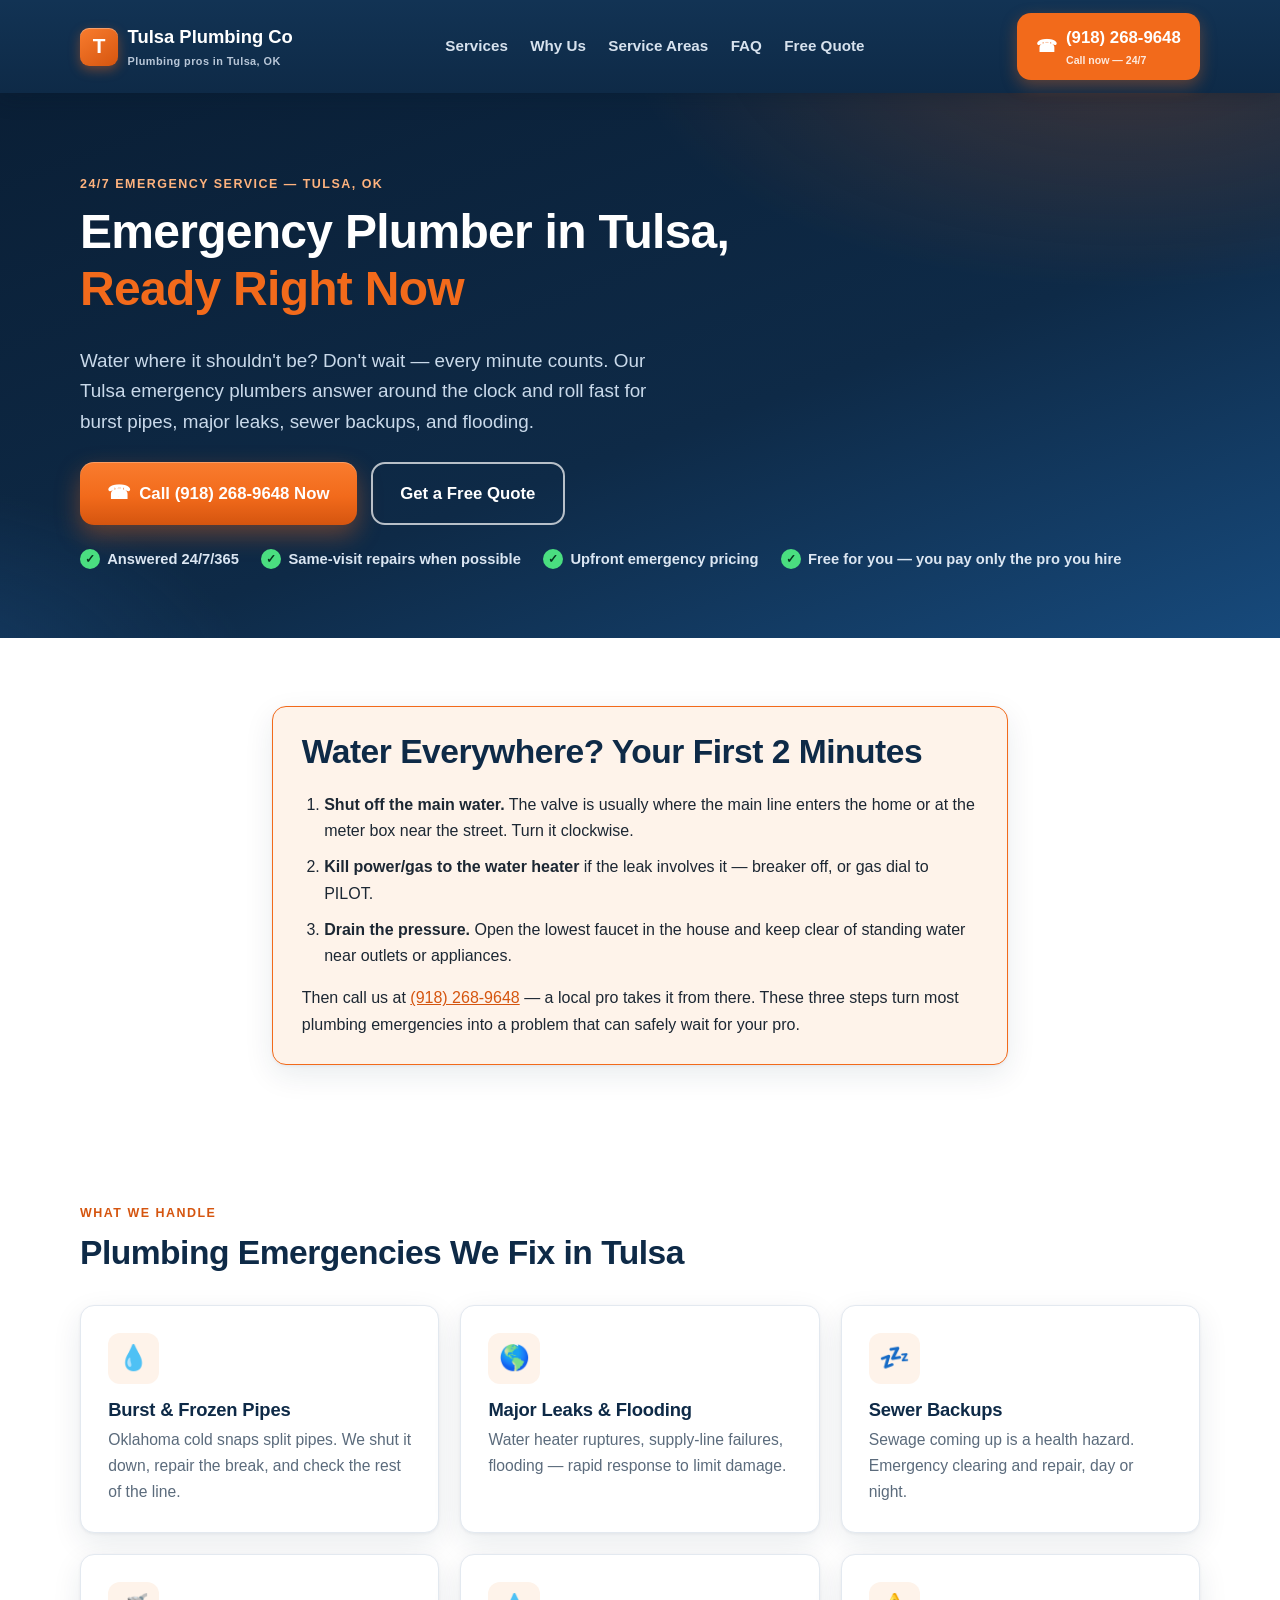
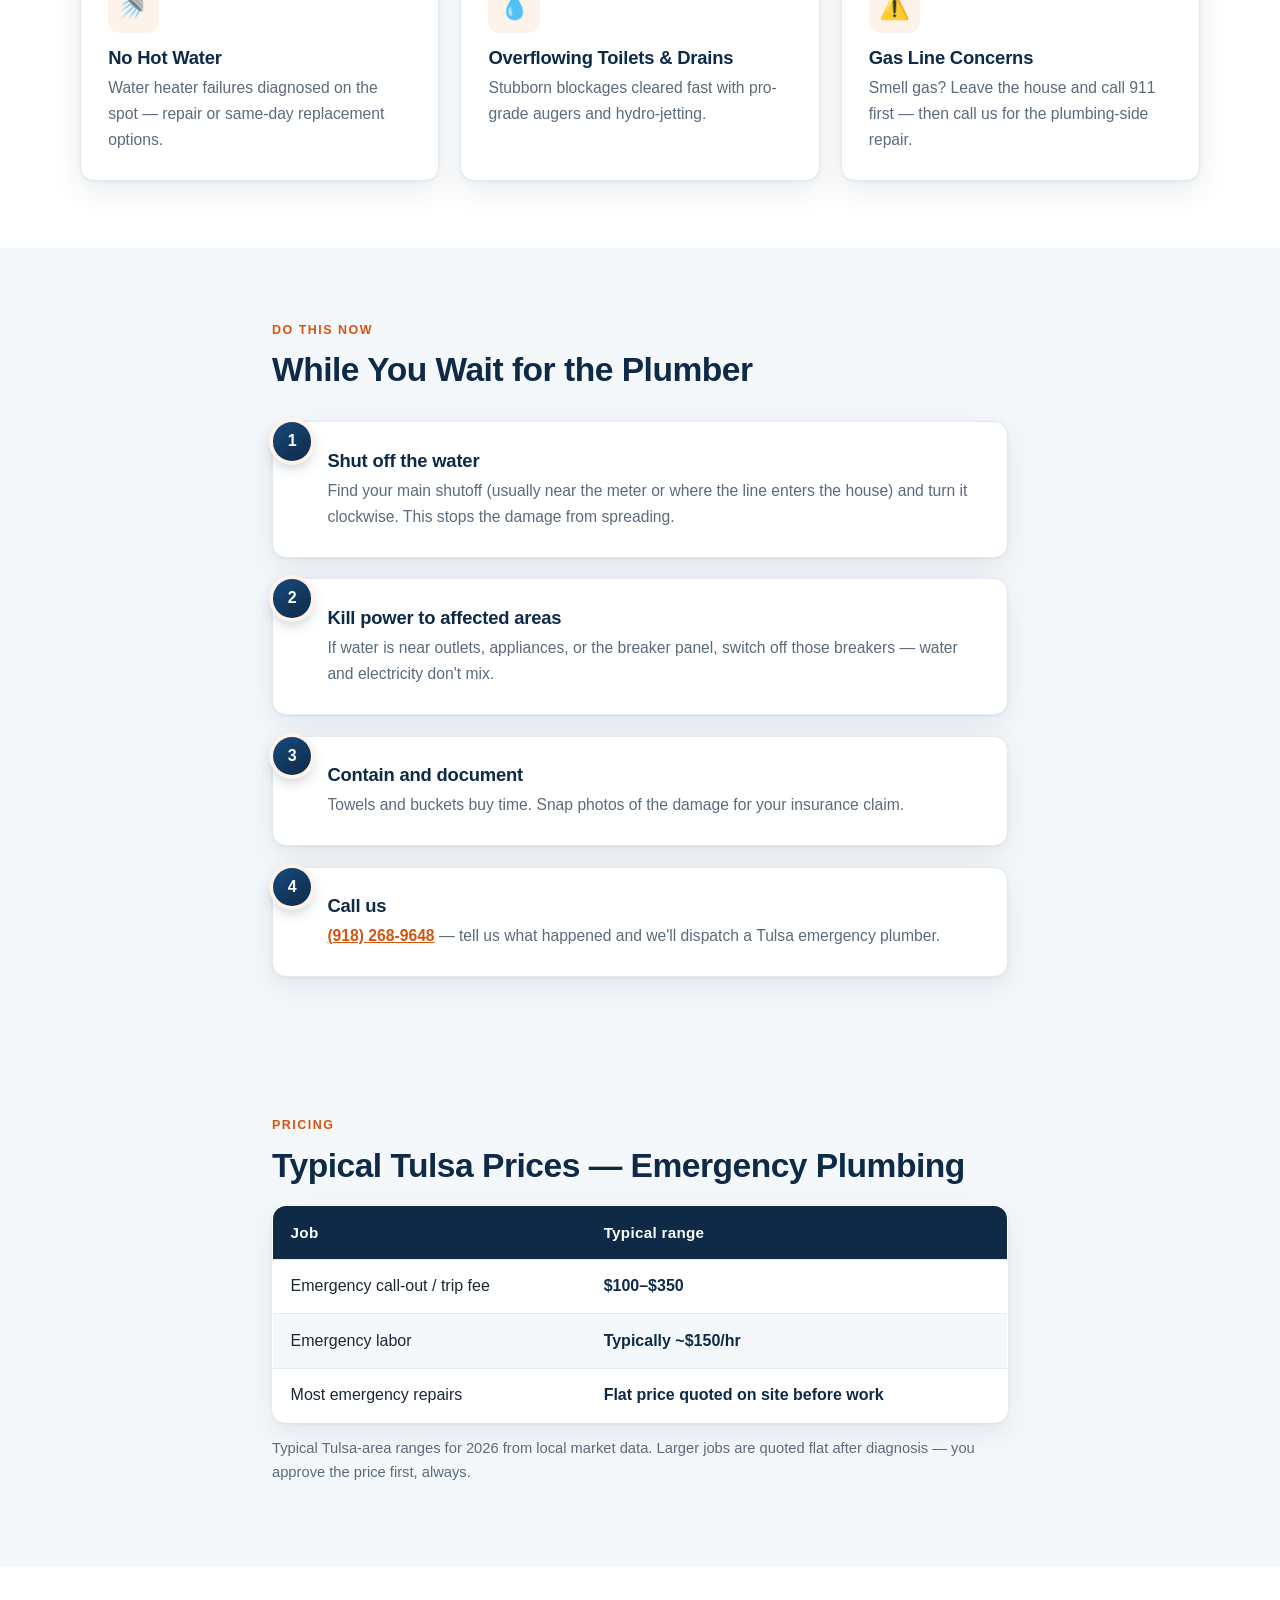
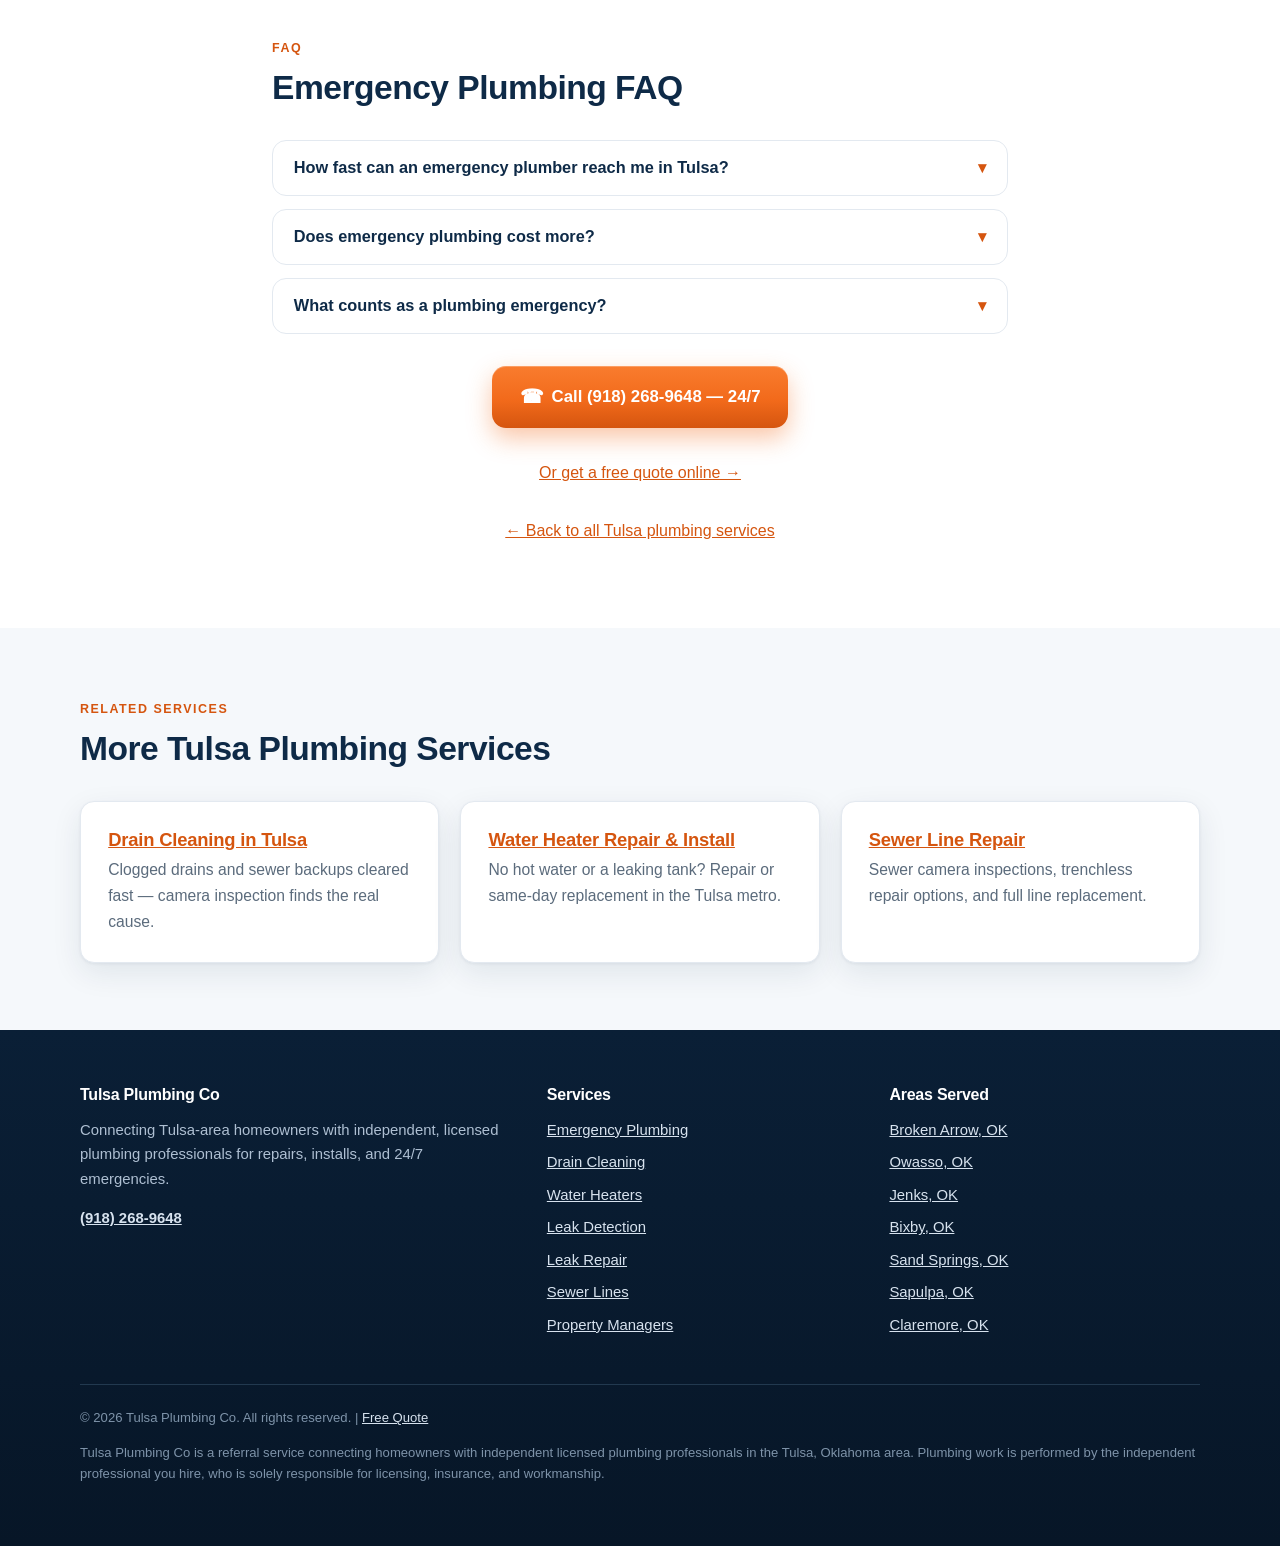
<file: services/emergency-plumbing.html>
<!DOCTYPE html>
<html lang="en">
<head>
<meta charset="UTF-8">
<meta name="viewport" content="width=device-width, initial-scale=1.0">
<title>Emergency Plumber in Tulsa, OK — 24/7 | Tulsa Plumbing Co</title>
<meta name="description" content="Emergency plumber in Tulsa, OK available 24/7. Burst pipes, major leaks, sewer backups — fast response, upfront pricing. Call (918) 268-9648 now.">
<link rel="canonical" href="https://tulsaplumbingco.com/services/emergency-plumbing.html">
<meta property="og:title" content="Emergency Plumber in Tulsa, OK — 24/7 | Tulsa Plumbing Co">
<meta property="og:description" content="Burst pipe? Flooding? Our Tulsa emergency plumbers respond 24/7. Call now.">
<meta property="og:type" content="website">
<meta property="og:url" content="https://tulsaplumbingco.com/services/emergency-plumbing.html">
<meta property="og:image" content="https://tulsaplumbingco.com/assets/img/og-cover.jpg">
<meta name="twitter:card" content="summary_large_image">
<meta name="twitter:title" content="Emergency Plumber in Tulsa, OK — 24/7 | Tulsa Plumbing Co">
<meta name="twitter:description" content="Burst pipe? Flooding? Our Tulsa emergency plumbers respond 24/7. Call now.">
<meta name="twitter:image" content="https://tulsaplumbingco.com/assets/img/og-cover.jpg">
<link rel="stylesheet" href="/assets/css/style.css">
<link rel="icon" href="data:image/svg+xml,<svg xmlns='http://www.w3.org/2000/svg' viewBox='0 0 100 100'><rect width='100' height='100' rx='20' fill='%23f26a1b'/><text x='50' y='68' font-size='52' text-anchor='middle' fill='white' font-family='Arial' font-weight='bold'>T</text></svg>">
<script type="application/ld+json">
{
  "@context": "https://schema.org",
  "@type": "Plumber",
  "name": "Tulsa Plumbing Co — Emergency Plumbing",
  "description": "24/7 emergency plumbing response in Tulsa, OK: burst pipes, major leaks, sewer backups, no hot water.",
  "url": "https://tulsaplumbingco.com/services/emergency-plumbing.html",
  "telephone": "+1-918-268-9648",
  "areaServed": {"@type": "City", "name": "Tulsa"},
  "openingHours": "Mo-Su 00:00-23:59",
  "priceRange": "$$"
}
</script>
<script type="application/ld+json">
{
  "@context": "https://schema.org",
  "@type": "FAQPage",
  "mainEntity": [
    {
      "@type": "Question",
      "name": "How fast can an emergency plumber reach me in Tulsa?",
      "acceptedAnswer": {"@type": "Answer", "text": "Response times vary by time and demand, but emergency calls are prioritized — many Tulsa emergencies see a pro within 1–3 hours. Call for a real ETA right now."}
    },
    {
      "@type": "Question",
      "name": "Does emergency plumbing cost more?",
      "acceptedAnswer": {"@type": "Answer", "text": "After-hours calls typically carry an emergency dispatch fee on top of the repair. You'll always approve the total price before work begins — no surprises."}
    },
    {
      "@type": "Question",
      "name": "What counts as a plumbing emergency?",
      "acceptedAnswer": {"@type": "Answer", "text": "Anything causing active water damage, sewage exposure, or leaving you without water: burst pipes, major leaks, sewer backups, water heater ruptures. A dripping faucet can wait; a flooded laundry room can't."}
    }
  ]
}
</script>
</head>
<body>

<header class="site-header">
  <div class="container header-inner">
    <a class="brand" href="/" aria-label="Tulsa Plumbing Co — home">
      <span class="brand-mark">T</span>
      <span>Tulsa Plumbing Co<small>Plumbing pros in Tulsa, OK</small></span>
    </a>
    <nav class="main-nav" id="mainNav" aria-label="Main navigation">
      <a href="/#services">Services</a>
      <a href="/#why-us">Why Us</a>
      <a href="/#areas">Service Areas</a>
      <a href="/#faq">FAQ</a>
      <a href="/#quote">Free Quote</a>
    </nav>
    <button class="nav-toggle" aria-label="Open menu" aria-expanded="false" aria-controls="mainNav">&#9776;</button>
    <a class="header-phone" href="tel:+19182689648"><span aria-hidden="true">&#9742;</span><span>(918) 268-9648<small>Call now — 24/7</small></span></a>
  </div>
</header>

<main>
  <section class="hero">
    <div class="container">
      <p class="eyebrow" style="color:#ffb37e">24/7 Emergency Service — Tulsa, OK</p>
      <h1>Emergency Plumber in Tulsa, <span class="hl">Ready Right Now</span></h1>
      <p class="sub">Water where it shouldn't be? Don't wait — every minute counts. Our Tulsa emergency plumbers answer around the clock and roll fast for burst pipes, major leaks, sewer backups, and flooding.</p>
      <div class="hero-ctas">
        <a class="btn btn-primary" href="tel:+19182689648"><span class="icon" aria-hidden="true">&#9742;</span> Call (918) 268-9648 Now</a>
        <a class="btn btn-outline" href="/#quote">Get a Free Quote</a>
      </div>
      <ul class="hero-trust">
        <li><span class="tick">&#10003;</span> Answered 24/7/365</li>
        <li><span class="tick">&#10003;</span> Same-visit repairs when possible</li>
        <li><span class="tick">&#10003;</span> Upfront emergency pricing</li>
        <li><span class="tick">&#10003;</span> Free for you — you pay only the pro you hire</li>
      </ul>
    </div>
  </section>

  <section>
    <div class="container" style="max-width: 46rem;">
      <div class="triage-card">
        <h2>Water Everywhere? Your First 2 Minutes</h2>
        <ol class="triage-steps">
          <li><strong>Shut off the main water.</strong> The valve is usually where the main line enters the home or at the meter box near the street. Turn it clockwise.</li>
          <li><strong>Kill power/gas to the water heater</strong> if the leak involves it — breaker off, or gas dial to PILOT.</li>
          <li><strong>Drain the pressure.</strong> Open the lowest faucet in the house and keep clear of standing water near outlets or appliances.</li>
        </ol>
        <p>Then call us at <a href="tel:+19182689648">(918) 268-9648</a> — a local pro takes it from there. These three steps turn most plumbing emergencies into a problem that can safely wait for your pro.</p>
      </div>
    </div>
  </section>

  <section>
    <div class="container">
      <span class="eyebrow">What we handle</span>
      <h2>Plumbing Emergencies We Fix in Tulsa</h2>
      <div class="grid grid-3 mt-2">
        <div class="card"><div class="card-icon" aria-hidden="true">&#128167;</div><h3>Burst &amp; Frozen Pipes</h3><p>Oklahoma cold snaps split pipes. We shut it down, repair the break, and check the rest of the line.</p></div>
        <div class="card"><div class="card-icon" aria-hidden="true">&#127758;</div><h3>Major Leaks &amp; Flooding</h3><p>Water heater ruptures, supply-line failures, flooding — rapid response to limit damage.</p></div>
        <div class="card"><div class="card-icon" aria-hidden="true">&#128164;</div><h3>Sewer Backups</h3><p>Sewage coming up is a health hazard. Emergency clearing and repair, day or night.</p></div>
        <div class="card"><div class="card-icon" aria-hidden="true">&#128703;</div><h3>No Hot Water</h3><p>Water heater failures diagnosed on the spot — repair or same-day replacement options.</p></div>
        <div class="card"><div class="card-icon" aria-hidden="true">&#128167;</div><h3>Overflowing Toilets &amp; Drains</h3><p>Stubborn blockages cleared fast with pro-grade augers and hydro-jetting.</p></div>
        <div class="card"><div class="card-icon" aria-hidden="true">&#9888;&#65039;</div><h3>Gas Line Concerns</h3><p>Smell gas? Leave the house and call 911 first — then call us for the plumbing-side repair.</p></div>
      </div>
    </div>
  </section>

  <section class="section-soft">
    <div class="container" style="max-width: 46rem;">
      <span class="eyebrow">Do this now</span>
      <h2>While You Wait for the Plumber</h2>
      <div class="grid steps mt-2" style="grid-template-columns: 1fr;">
        <div class="card step"><h3>Shut off the water</h3><p>Find your main shutoff (usually near the meter or where the line enters the house) and turn it clockwise. This stops the damage from spreading.</p></div>
        <div class="card step"><h3>Kill power to affected areas</h3><p>If water is near outlets, appliances, or the breaker panel, switch off those breakers — water and electricity don't mix.</p></div>
        <div class="card step"><h3>Contain and document</h3><p>Towels and buckets buy time. Snap photos of the damage for your insurance claim.</p></div>
        <div class="card step"><h3>Call us</h3><p><a href="tel:+19182689648"><strong>(918) 268-9648</strong></a> — tell us what happened and we'll dispatch a Tulsa emergency plumber.</p></div>
      </div>
    </div>
  </section>

  <section id="prices" class="section-soft">
    <div class="container" style="max-width: 46rem;">
      <span class="eyebrow">Pricing</span>
      <h2>Typical Tulsa Prices — Emergency Plumbing</h2>
      <table class="price-table">
        <thead><tr><th scope="col">Job</th><th scope="col">Typical range</th></tr></thead>
        <tbody>
          <tr><td>Emergency call-out / trip fee</td><td>$100–$350</td></tr>
          <tr><td>Emergency labor</td><td>Typically ~$150/hr</td></tr>
          <tr><td>Most emergency repairs</td><td>Flat price quoted on site before work</td></tr>
        </tbody>
      </table>
      <p class="price-note">Typical Tulsa-area ranges for 2026 from local market data. Larger jobs are quoted flat after diagnosis — you approve the price first, always.</p>
    </div>
  </section>

  <section>
    <div class="container" style="max-width: 46rem;">
      <span class="eyebrow">FAQ</span>
      <h2>Emergency Plumbing FAQ</h2>
      <div class="mt-2">
        <div class="faq-item">
          <button class="faq-q" aria-expanded="false">How fast can an emergency plumber reach me in Tulsa?<span class="chev" aria-hidden="true">&#9662;</span></button>
          <div class="faq-a"><p>Response times vary by time and demand, but emergency calls are prioritized — many Tulsa emergencies see a pro within 1–3 hours. Call <a href="tel:+19182689648">(918) 268-9648</a> for a real ETA right now.</p></div>
        </div>
        <div class="faq-item">
          <button class="faq-q" aria-expanded="false">Does emergency plumbing cost more?<span class="chev" aria-hidden="true">&#9662;</span></button>
          <div class="faq-a"><p>After-hours calls typically carry an emergency dispatch fee on top of the repair. You'll always approve the total price before work begins — no surprises.</p></div>
        </div>
        <div class="faq-item">
          <button class="faq-q" aria-expanded="false">What counts as a plumbing emergency?<span class="chev" aria-hidden="true">&#9662;</span></button>
          <div class="faq-a"><p>Anything causing active water damage, sewage exposure, or leaving you without water: burst pipes, major leaks, sewer backups, water heater ruptures. A dripping faucet can wait; a flooded laundry room can't.</p></div>
        </div>
      </div>
      <div class="text-center mt-2">
        <a class="btn btn-primary" href="tel:+19182689648"><span class="icon" aria-hidden="true">&#9742;</span> Call (918) 268-9648 — 24/7</a>
        <p class="mt-2"><a href="/#quote">Or get a free quote online &rarr;</a></p>
        <p class="mt-2"><a href="/">← Back to all Tulsa plumbing services</a></p>
      </div>
    </div>
  </section>

  <section class="section-soft">
    <div class="container">
      <span class="eyebrow">Related services</span>
      <h2>More Tulsa Plumbing Services</h2>
      <div class="grid grid-3 mt-2">
        <div class="card"><h3><a href="/services/drain-cleaning.html">Drain Cleaning in Tulsa</a></h3><p>Clogged drains and sewer backups cleared fast — camera inspection finds the real cause.</p></div>
        <div class="card"><h3><a href="/services/water-heater-repair-installation.html">Water Heater Repair &amp; Install</a></h3><p>No hot water or a leaking tank? Repair or same-day replacement in the Tulsa metro.</p></div>
        <div class="card"><h3><a href="/services/sewer-line-repair.html">Sewer Line Repair</a></h3><p>Sewer camera inspections, trenchless repair options, and full line replacement.</p></div>
      </div>
    </div>
  </section>
</main>

<footer class="site-footer">
  <div class="container">
    <div class="footer-grid">
      <div>
        <h2 class="fh">Tulsa Plumbing Co</h2>
        <p>Connecting Tulsa-area homeowners with independent, licensed plumbing professionals for repairs, installs, and 24/7 emergencies.</p>
        <p><a href="tel:+19182689648"><strong>(918) 268-9648</strong></a></p>
      </div>
      <div>
        <h2 class="fh">Services</h2>
        <ul>
          <li><a href="/services/emergency-plumbing.html">Emergency Plumbing</a></li>
          <li><a href="/services/drain-cleaning.html">Drain Cleaning</a></li>
          <li><a href="/services/water-heater-repair-installation.html">Water Heaters</a></li>
          <li><a href="/services/leak-detection.html">Leak Detection</a></li>
          <li><a href="/services/leak-repair.html">Leak Repair</a></li>
          <li><a href="/services/sewer-line-repair.html">Sewer Lines</a></li>
          <li><a href="/property-managers.html">Property Managers</a></li>
        </ul>
      </div>
      <div>
        <h2 class="fh">Areas Served</h2>
                <ul>
          <li><a href="/areas/broken-arrow.html">Broken Arrow, OK</a></li>
          <li><a href="/areas/owasso.html">Owasso, OK</a></li>
          <li><a href="/areas/jenks.html">Jenks, OK</a></li>
          <li><a href="/areas/bixby.html">Bixby, OK</a></li>
          <li><a href="/areas/sand-springs.html">Sand Springs, OK</a></li>
          <li><a href="/areas/sapulpa.html">Sapulpa, OK</a></li>
          <li><a href="/areas/claremore.html">Claremore, OK</a></li>
        </ul>
      </div>
    </div>
    <div class="footer-bottom">
      <p>&copy; <span data-year>2026</span> Tulsa Plumbing Co. All rights reserved. | <a href="/#quote">Free Quote</a></p>
      <p>Tulsa Plumbing Co is a referral service connecting homeowners with independent licensed plumbing professionals in the Tulsa, Oklahoma area. Plumbing work is performed by the independent professional you hire, who is solely responsible for licensing, insurance, and workmanship.</p>
    </div>
  </div>
</footer>

<div class="callbar" role="navigation" aria-label="Quick contact">
  <a class="call-now" href="tel:+19182689648">&#9742; Call Now</a>
  <a class="text-us" href="sms:+19182689648">&#128172; Text</a>
  <a class="get-quote" href="/#quote">Free Quote</a>
</div>

<script src="/assets/js/main.js" defer></script>
</body>
</html>
</file>
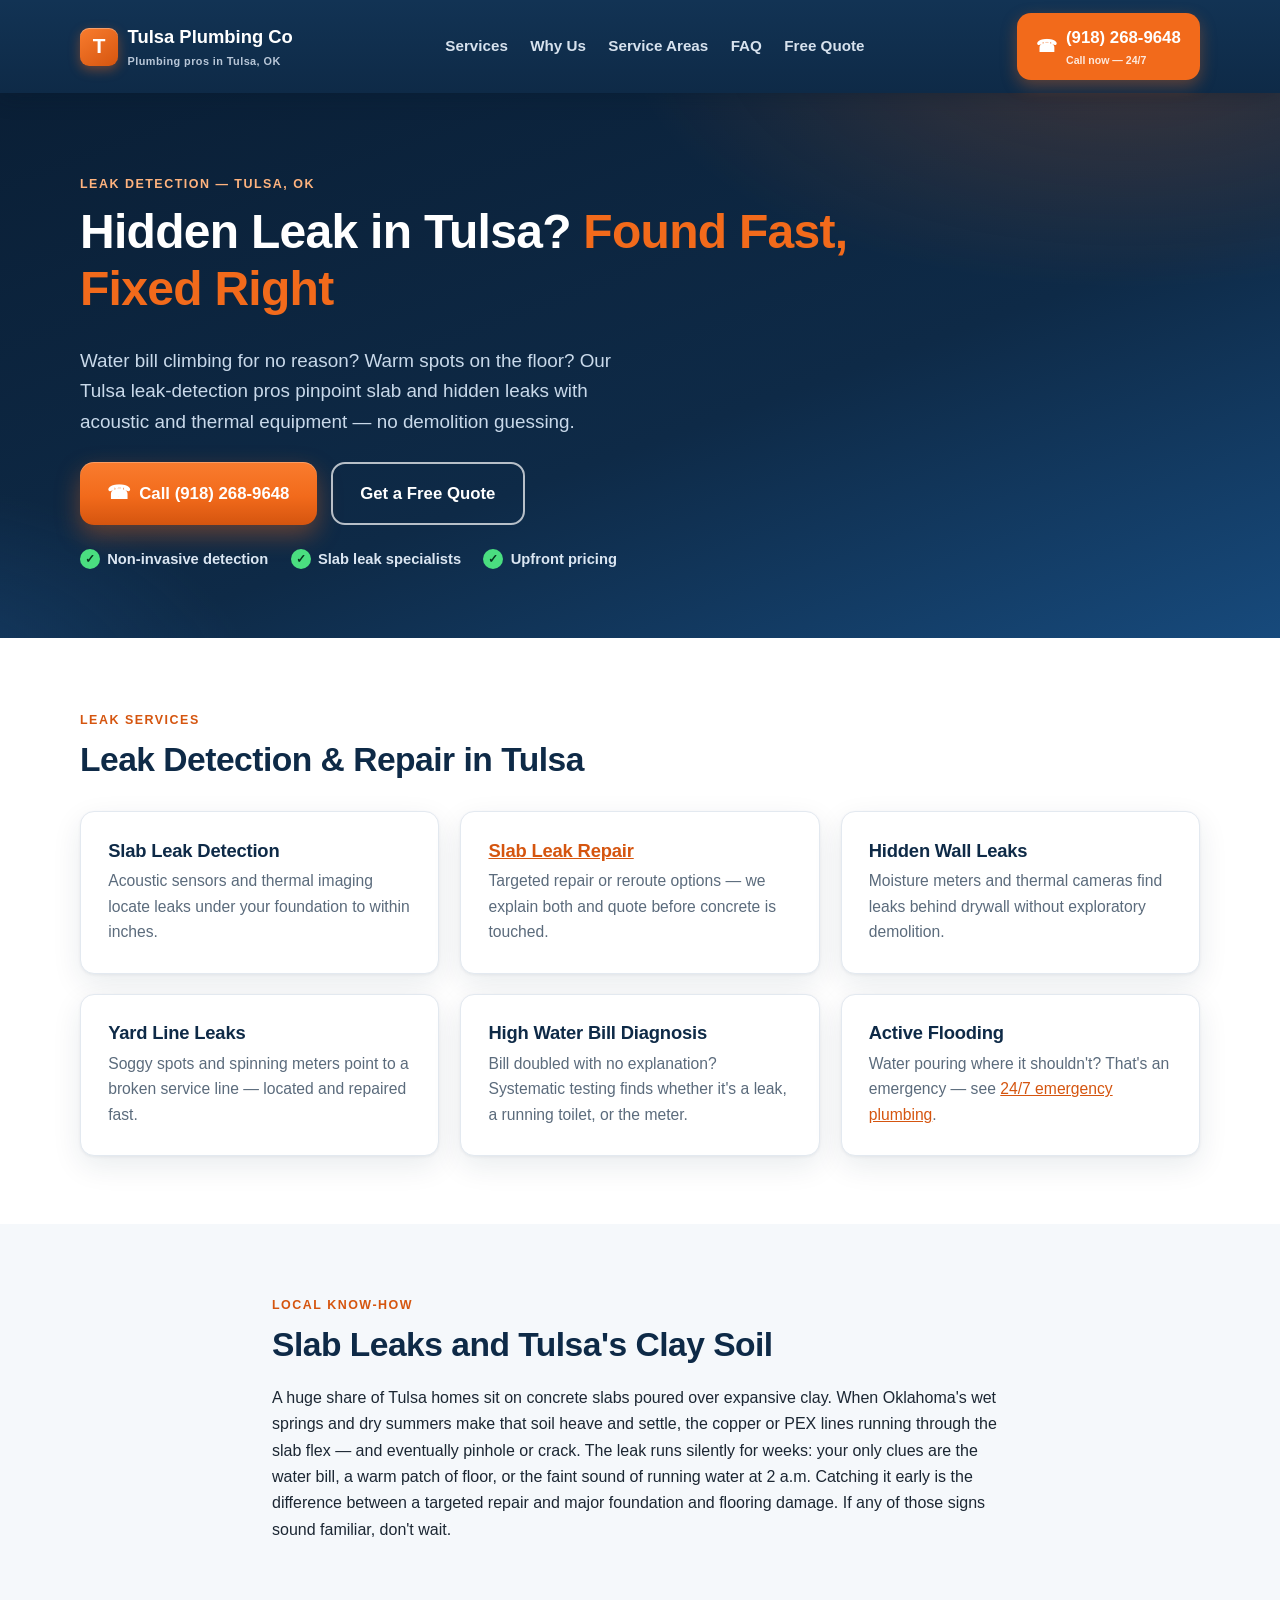
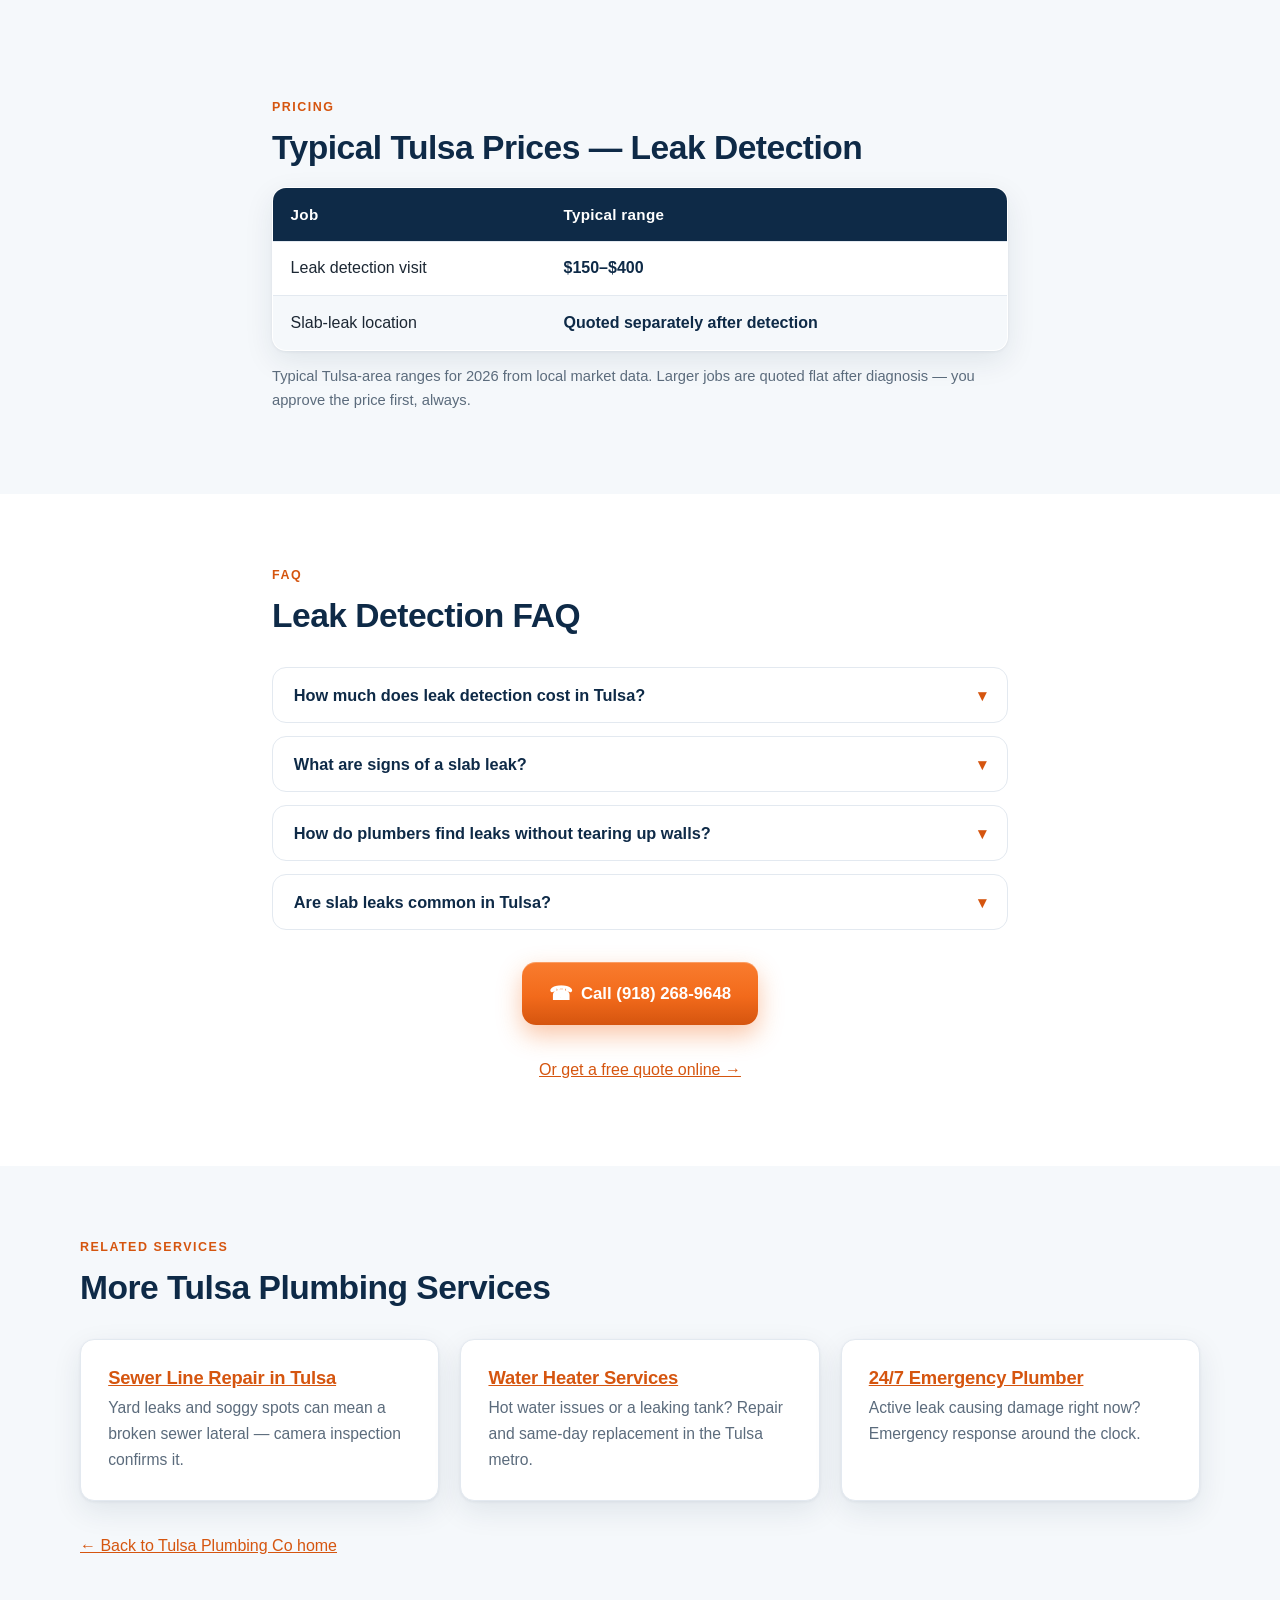
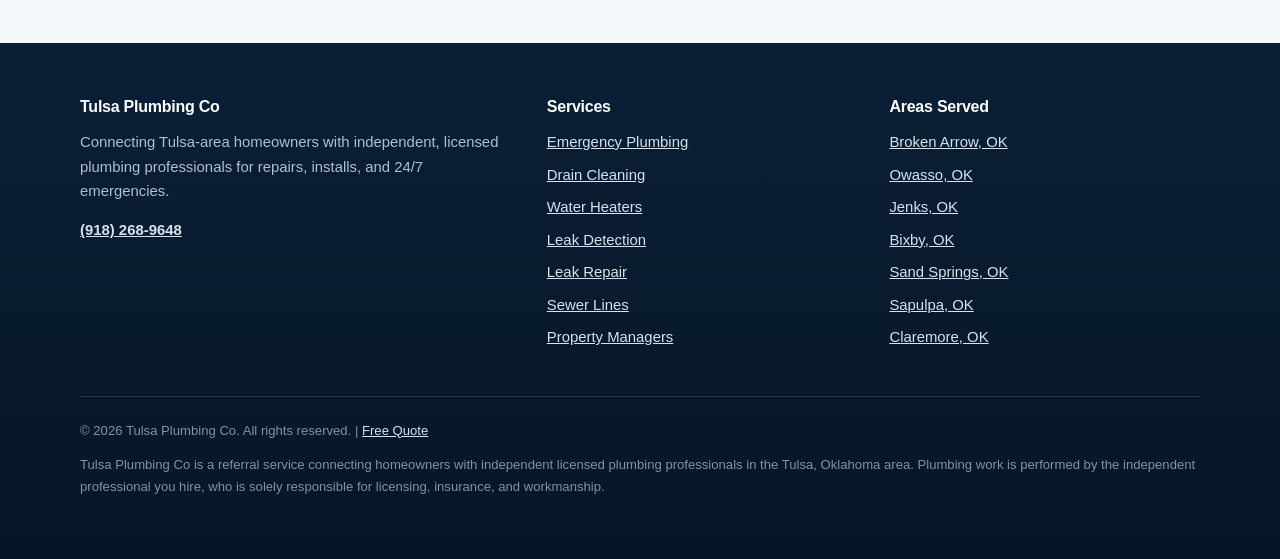
<file: services/leak-detection.html>
<!DOCTYPE html>
<html lang="en">
<head>
<meta charset="UTF-8">
<meta name="viewport" content="width=device-width, initial-scale=1.0">
<title>Leak Detection in Tulsa, OK | Tulsa Plumbing Co</title>
<meta name="description" content="Hidden leak in Tulsa? Acoustic & thermal leak detection finds slab leaks and wall leaks without demolition. Call (918) 268-9648.">
<link rel="canonical" href="https://tulsaplumbingco.com/services/leak-detection.html">
<meta property="og:title" content="Leak Detection in Tulsa, OK | Tulsa Plumbing Co">
<meta property="og:description" content="Hidden water leak in Tulsa? Slab leak and wall leak detection without tearing up your home. Call now.">
<meta property="og:type" content="website">
<meta property="og:url" content="https://tulsaplumbingco.com/services/leak-detection.html">
<meta property="og:image" content="https://tulsaplumbingco.com/assets/img/og-cover.jpg">
<meta name="twitter:card" content="summary_large_image">
<meta name="twitter:title" content="Leak Detection in Tulsa, OK | Tulsa Plumbing Co">
<meta name="twitter:description" content="Hidden water leak in Tulsa? Slab leak and wall leak detection without tearing up your home. Call now.">
<meta name="twitter:image" content="https://tulsaplumbingco.com/assets/img/og-cover.jpg">
<link rel="stylesheet" href="/assets/css/style.css">
<link rel="icon" href="data:image/svg+xml,<svg xmlns='http://www.w3.org/2000/svg' viewBox='0 0 100 100'><rect width='100' height='100' rx='20' fill='%23f26a1b'/><text x='50' y='68' font-size='52' text-anchor='middle' fill='white' font-family='Arial' font-weight='bold'>T</text></svg>">
<script type="application/ld+json">
{
  "@context": "https://schema.org",
  "@type": "Plumber",
  "name": "Tulsa Plumbing Co — Leak Detection",
  "description": "Leak detection in Tulsa, OK: slab leaks, hidden wall leaks, acoustic and thermal detection.",
  "url": "https://tulsaplumbingco.com/services/leak-detection.html",
  "telephone": "+1-918-268-9648",
  "areaServed": {"@type": "City", "name": "Tulsa"},
  "openingHours": "Mo-Su 00:00-23:59",
  "priceRange": "$$"
}
</script>
<script type="application/ld+json">
{
  "@context": "https://schema.org",
  "@type": "FAQPage",
  "mainEntity": [
    {
      "@type": "Question",
      "name": "How much does leak detection cost in Tulsa?",
      "acceptedAnswer": {"@type": "Answer", "text": "Professional leak detection in Tulsa typically runs $150–$400 depending on the situation; slab-leak location and repair are quoted separately. You'll always approve the price first."}
    },
    {
      "@type": "Question",
      "name": "What are signs of a slab leak?",
      "acceptedAnswer": {"@type": "Answer", "text": "Hot spots on the floor, unexplained high water bills, the sound of running water when nothing's on, damp carpet or flooring, and cracks in walls or flooring."}
    },
    {
      "@type": "Question",
      "name": "How do plumbers find leaks without tearing up walls?",
      "acceptedAnswer": {"@type": "Answer", "text": "Acoustic listening equipment, thermal imaging, and moisture meters pinpoint the leak's location so the repair opening is small and targeted."}
    },
    {
      "@type": "Question",
      "name": "Are slab leaks common in Tulsa?",
      "acceptedAnswer": {"@type": "Answer", "text": "Yes — many Tulsa homes sit on slab foundations over expansive clay soil that shifts, stressing the pipes underneath. Early detection saves thousands in water damage."}
    }
  ]
}
</script>
</head>
<body>

<header class="site-header">
  <div class="container header-inner">
    <a class="brand" href="/" aria-label="Tulsa Plumbing Co — home">
      <span class="brand-mark">T</span>
      <span>Tulsa Plumbing Co<small>Plumbing pros in Tulsa, OK</small></span>
    </a>
    <nav class="main-nav" id="mainNav" aria-label="Main navigation">
      <a href="/#services">Services</a>
      <a href="/#why-us">Why Us</a>
      <a href="/#areas">Service Areas</a>
      <a href="/#faq">FAQ</a>
      <a href="/#quote">Free Quote</a>
    </nav>
    <button class="nav-toggle" aria-label="Open menu" aria-expanded="false" aria-controls="mainNav">&#9776;</button>
    <a class="header-phone" href="tel:+19182689648"><span aria-hidden="true">&#9742;</span><span>(918) 268-9648<small>Call now — 24/7</small></span></a>
  </div>
</header>

<main>
  <section class="hero">
    <div class="container">
      <p class="eyebrow" style="color:#ffb37e">Leak detection — Tulsa, OK</p>
      <h1>Hidden Leak in Tulsa? <span class="hl">Found Fast, Fixed Right</span></h1>
      <p class="sub">Water bill climbing for no reason? Warm spots on the floor? Our Tulsa leak-detection pros pinpoint slab and hidden leaks with acoustic and thermal equipment — no demolition guessing.</p>
      <div class="hero-ctas">
        <a class="btn btn-primary" href="tel:+19182689648"><span class="icon" aria-hidden="true">&#9742;</span> Call (918) 268-9648</a>
        <a class="btn btn-outline" href="/#quote">Get a Free Quote</a>
      </div>
      <ul class="hero-trust">
        <li><span class="tick">&#10003;</span> Non-invasive detection</li>
        <li><span class="tick">&#10003;</span> Slab leak specialists</li>
        <li><span class="tick">&#10003;</span> Upfront pricing</li>
      </ul>
    </div>
  </section>

  <section>
    <div class="container">
      <span class="eyebrow">Leak services</span>
      <h2>Leak Detection &amp; Repair in Tulsa</h2>
      <div class="grid grid-3 mt-2">
        <div class="card"><h3>Slab Leak Detection</h3><p>Acoustic sensors and thermal imaging locate leaks under your foundation to within inches.</p></div>
        <div class="card"><h3><a href="/services/leak-repair.html">Slab Leak Repair</a></h3><p>Targeted repair or reroute options — we explain both and quote before concrete is touched.</p></div>
        <div class="card"><h3>Hidden Wall Leaks</h3><p>Moisture meters and thermal cameras find leaks behind drywall without exploratory demolition.</p></div>
        <div class="card"><h3>Yard Line Leaks</h3><p>Soggy spots and spinning meters point to a broken service line — located and repaired fast.</p></div>
        <div class="card"><h3>High Water Bill Diagnosis</h3><p>Bill doubled with no explanation? Systematic testing finds whether it's a leak, a running toilet, or the meter.</p></div>
        <div class="card"><h3>Active Flooding</h3><p>Water pouring where it shouldn't? That's an emergency — see <a href="/services/emergency-plumbing.html">24/7 emergency plumbing</a>.</p></div>
      </div>
    </div>
  </section>

  <section class="section-soft">
    <div class="container" style="max-width: 46rem;">
      <span class="eyebrow">Local know-how</span>
      <h2>Slab Leaks and Tulsa's Clay Soil</h2>
      <p>A huge share of Tulsa homes sit on concrete slabs poured over expansive clay. When Oklahoma's wet springs and dry summers make that soil heave and settle, the copper or PEX lines running through the slab flex — and eventually pinhole or crack. The leak runs silently for weeks: your only clues are the water bill, a warm patch of floor, or the faint sound of running water at 2 a.m. Catching it early is the difference between a targeted repair and major foundation and flooring damage. If any of those signs sound familiar, don't wait.</p>
    </div>
  </section>

  <section id="prices" class="section-soft">
    <div class="container" style="max-width: 46rem;">
      <span class="eyebrow">Pricing</span>
      <h2>Typical Tulsa Prices — Leak Detection</h2>
      <table class="price-table">
        <thead><tr><th scope="col">Job</th><th scope="col">Typical range</th></tr></thead>
        <tbody>
          <tr><td>Leak detection visit</td><td>$150–$400</td></tr>
          <tr><td>Slab-leak location</td><td>Quoted separately after detection</td></tr>
        </tbody>
      </table>
      <p class="price-note">Typical Tulsa-area ranges for 2026 from local market data. Larger jobs are quoted flat after diagnosis — you approve the price first, always.</p>
    </div>
  </section>

  <section>
    <div class="container" style="max-width: 46rem;">
      <span class="eyebrow">FAQ</span>
      <h2>Leak Detection FAQ</h2>
      <div class="mt-2">
        <div class="faq-item">
          <button class="faq-q" aria-expanded="false">How much does leak detection cost in Tulsa?<span class="chev" aria-hidden="true">&#9662;</span></button>
          <div class="faq-a"><p>Professional leak detection in Tulsa typically runs $150–$400 depending on the situation; slab-leak location and repair are quoted separately. You'll always approve the price first.</p></div>
        </div>
        <div class="faq-item">
          <button class="faq-q" aria-expanded="false">What are signs of a slab leak?<span class="chev" aria-hidden="true">&#9662;</span></button>
          <div class="faq-a"><p>Hot spots on the floor, unexplained high water bills, the sound of running water when nothing's on, damp carpet or flooring, and cracks in walls or flooring.</p></div>
        </div>
        <div class="faq-item">
          <button class="faq-q" aria-expanded="false">How do plumbers find leaks without tearing up walls?<span class="chev" aria-hidden="true">&#9662;</span></button>
          <div class="faq-a"><p>Acoustic listening equipment, thermal imaging, and moisture meters pinpoint the leak's location so the repair opening is small and targeted.</p></div>
        </div>
        <div class="faq-item">
          <button class="faq-q" aria-expanded="false">Are slab leaks common in Tulsa?<span class="chev" aria-hidden="true">&#9662;</span></button>
          <div class="faq-a"><p>Yes — many Tulsa homes sit on slab foundations over expansive clay soil that shifts, stressing the pipes underneath. Early detection saves thousands in water damage.</p></div>
        </div>
      </div>
      <div class="text-center mt-2">
        <a class="btn btn-primary" href="tel:+19182689648"><span class="icon" aria-hidden="true">&#9742;</span> Call (918) 268-9648</a>
        <p class="mt-2"><a href="/#quote">Or get a free quote online &rarr;</a></p>
      </div>
    </div>
  </section>

  <section class="section-soft">
    <div class="container">
      <span class="eyebrow">Related services</span>
      <h2>More Tulsa Plumbing Services</h2>
      <div class="grid grid-3 mt-2">
        <div class="card"><h3><a href="/services/sewer-line-repair.html">Sewer Line Repair in Tulsa</a></h3><p>Yard leaks and soggy spots can mean a broken sewer lateral — camera inspection confirms it.</p></div>
        <div class="card"><h3><a href="/services/water-heater-repair-installation.html">Water Heater Services</a></h3><p>Hot water issues or a leaking tank? Repair and same-day replacement in the Tulsa metro.</p></div>
        <div class="card"><h3><a href="/services/emergency-plumbing.html">24/7 Emergency Plumber</a></h3><p>Active leak causing damage right now? Emergency response around the clock.</p></div>
      </div>
      <p class="mt-2"><a href="/">← Back to Tulsa Plumbing Co home</a></p>
    </div>
  </section>
</main>

<footer class="site-footer">
  <div class="container">
    <div class="footer-grid">
      <div>
        <h2 class="fh">Tulsa Plumbing Co</h2>
        <p>Connecting Tulsa-area homeowners with independent, licensed plumbing professionals for repairs, installs, and 24/7 emergencies.</p>
        <p><a href="tel:+19182689648"><strong>(918) 268-9648</strong></a></p>
      </div>
      <div>
        <h2 class="fh">Services</h2>
        <ul>
          <li><a href="/services/emergency-plumbing.html">Emergency Plumbing</a></li>
          <li><a href="/services/drain-cleaning.html">Drain Cleaning</a></li>
          <li><a href="/services/water-heater-repair-installation.html">Water Heaters</a></li>
          <li><a href="/services/leak-detection.html">Leak Detection</a></li>
          <li><a href="/services/leak-repair.html">Leak Repair</a></li>
          <li><a href="/services/sewer-line-repair.html">Sewer Lines</a></li>
          <li><a href="/property-managers.html">Property Managers</a></li>
        </ul>
      </div>
      <div>
        <h2 class="fh">Areas Served</h2>
        <ul>
          <li><a href="/areas/broken-arrow.html">Broken Arrow, OK</a></li>
          <li><a href="/areas/owasso.html">Owasso, OK</a></li>
          <li><a href="/areas/jenks.html">Jenks, OK</a></li>
          <li><a href="/areas/bixby.html">Bixby, OK</a></li>
          <li><a href="/areas/sand-springs.html">Sand Springs, OK</a></li>
          <li><a href="/areas/sapulpa.html">Sapulpa, OK</a></li>
          <li><a href="/areas/claremore.html">Claremore, OK</a></li>
        </ul>
      </div>
    </div>
    <div class="footer-bottom">
      <p>&copy; <span data-year>2026</span> Tulsa Plumbing Co. All rights reserved. | <a href="/#quote">Free Quote</a></p>
      <p>Tulsa Plumbing Co is a referral service connecting homeowners with independent licensed plumbing professionals in the Tulsa, Oklahoma area. Plumbing work is performed by the independent professional you hire, who is solely responsible for licensing, insurance, and workmanship.</p>
    </div>
  </div>
</footer>

<div class="callbar" role="navigation" aria-label="Quick contact">
  <a class="call-now" href="tel:+19182689648">&#9742; Call Now</a>
  <a class="text-us" href="sms:+19182689648">&#128172; Text</a>
  <a class="get-quote" href="/#quote">Free Quote</a>
</div>

<script src="/assets/js/main.js" defer></script>
</body>
</html>
</file>
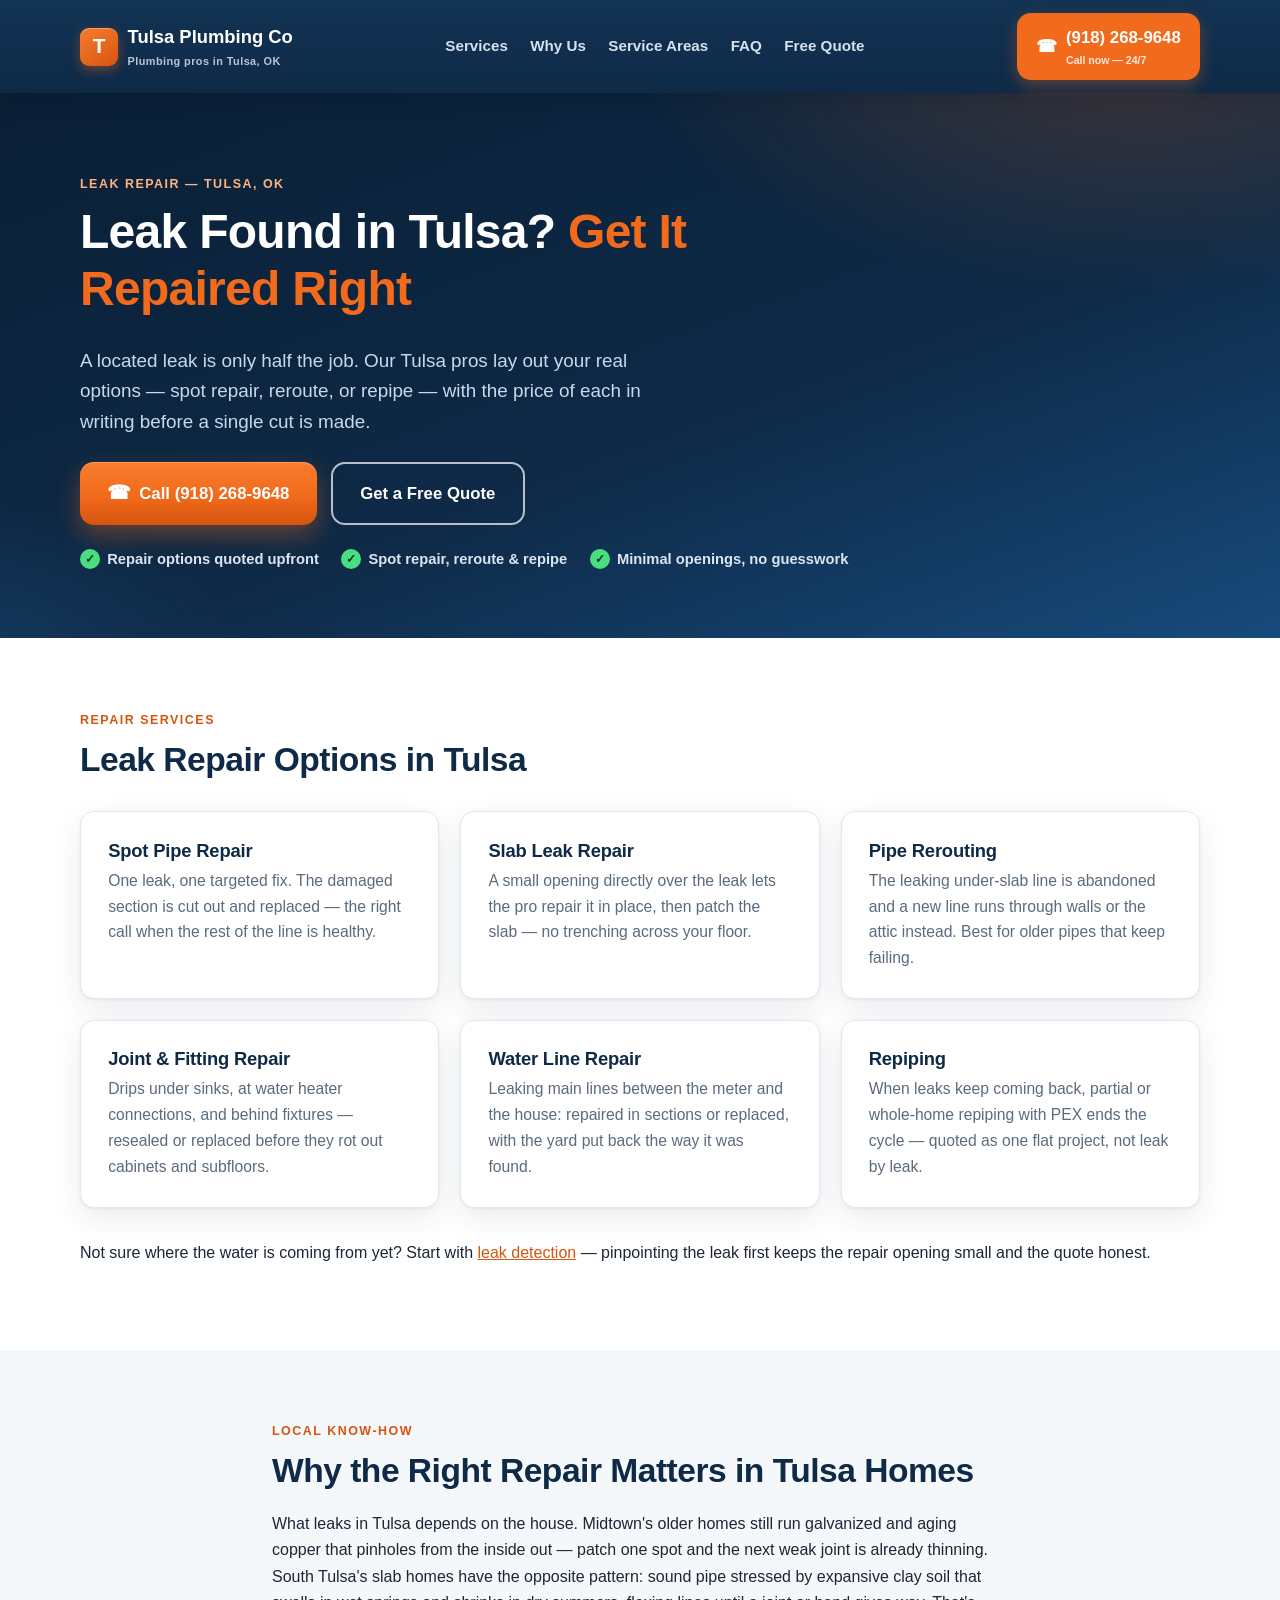
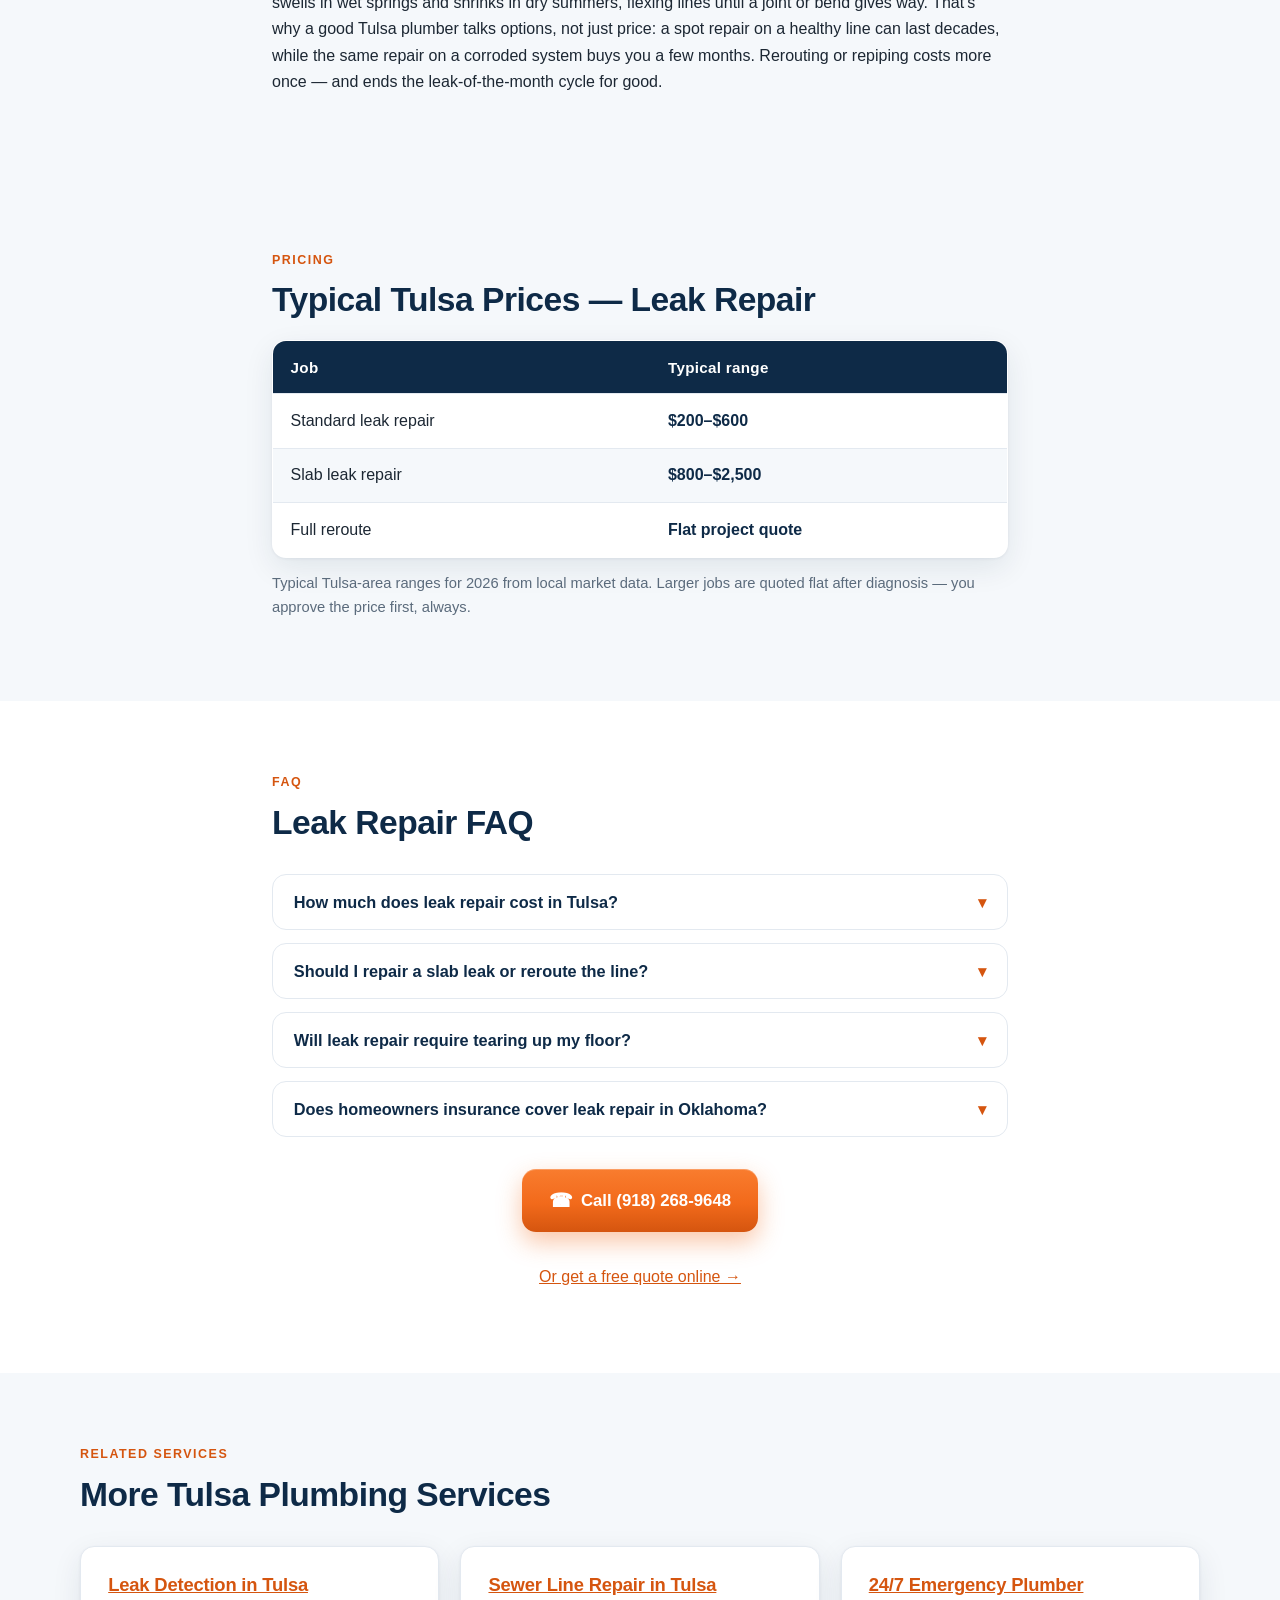
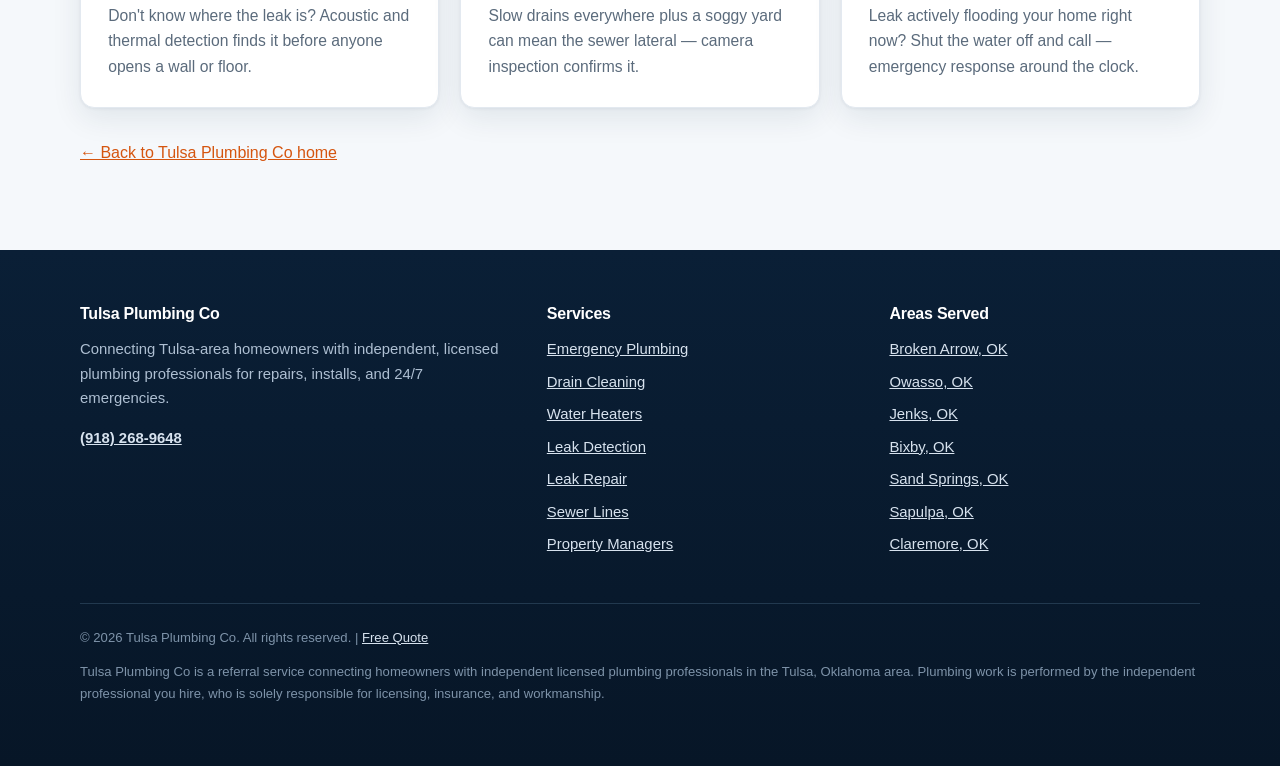
<file: services/leak-repair.html>
<!DOCTYPE html>
<html lang="en">
<head>
<meta charset="UTF-8">
<meta name="viewport" content="width=device-width, initial-scale=1.0">
<title>Leak Repair in Tulsa, OK | Tulsa Plumbing Co</title>
<meta name="description" content="Pipe leak, slab leak, or joint leak in Tulsa? Spot repair, rerouting, and repiping options quoted upfront before work starts. Call (918) 268-9648.">
<link rel="canonical" href="https://tulsaplumbingco.com/services/leak-repair.html">
<meta property="og:title" content="Leak Repair in Tulsa, OK | Tulsa Plumbing Co">
<meta property="og:description" content="Leaking pipe in Tulsa? Spot repair, slab leak reroute, and repiping options — quoted upfront. Call now.">
<meta property="og:type" content="website">
<meta property="og:url" content="https://tulsaplumbingco.com/services/leak-repair.html">
<meta property="og:image" content="https://tulsaplumbingco.com/assets/img/og-cover.jpg">
<meta name="twitter:card" content="summary_large_image">
<meta name="twitter:title" content="Leak Repair in Tulsa, OK | Tulsa Plumbing Co">
<meta name="twitter:description" content="Leaking pipe in Tulsa? Spot repair, slab leak reroute, and repiping options — quoted upfront. Call now.">
<meta name="twitter:image" content="https://tulsaplumbingco.com/assets/img/og-cover.jpg">
<link rel="stylesheet" href="/assets/css/style.css">
<link rel="icon" href="data:image/svg+xml,<svg xmlns='http://www.w3.org/2000/svg' viewBox='0 0 100 100'><rect width='100' height='100' rx='20' fill='%23f26a1b'/><text x='50' y='68' font-size='52' text-anchor='middle' fill='white' font-family='Arial' font-weight='bold'>T</text></svg>">
<script type="application/ld+json">
{
  "@context": "https://schema.org",
  "@type": "Plumber",
  "name": "Tulsa Plumbing Co — Leak Repair",
  "description": "Leak repair in Tulsa, OK: spot pipe repair, slab leak repair and rerouting, joint and fitting repair, water line repair, repiping.",
  "url": "https://tulsaplumbingco.com/services/leak-repair.html",
  "telephone": "+1-918-268-9648",
  "areaServed": {"@type": "City", "name": "Tulsa"},
  "openingHours": "Mo-Su 00:00-23:59",
  "priceRange": "$$"
}
</script>
<script type="application/ld+json">
{
  "@context": "https://schema.org",
  "@type": "FAQPage",
  "mainEntity": [
    {
      "@type": "Question",
      "name": "How much does leak repair cost in Tulsa?",
      "acceptedAnswer": {"@type": "Answer", "text": "Most accessible pipe and joint leak repairs in Tulsa run $200–$600. Slab leak repair typically runs $800–$2,500 depending on access, and a reroute is quoted as a flat project price. You approve the full price before any work starts."}
    },
    {
      "@type": "Question",
      "name": "Should I repair a slab leak or reroute the line?",
      "acceptedAnswer": {"@type": "Answer", "text": "A single leak in an otherwise healthy line is usually a spot repair. If the pipe is older, corroded, or has leaked before, rerouting the line through the walls or attic avoids the slab entirely and is usually the smarter long-term fix."}
    },
    {
      "@type": "Question",
      "name": "Will leak repair require tearing up my floor?",
      "acceptedAnswer": {"@type": "Answer", "text": "A spot repair needs one small, targeted opening directly at the leak — not a trench across the room. A reroute avoids opening the floor at all. Your pro will show you both options and the price of each before cutting anything."}
    },
    {
      "@type": "Question",
      "name": "Does homeowners insurance cover leak repair in Oklahoma?",
      "acceptedAnswer": {"@type": "Answer", "text": "Policies often cover the water damage a leak causes, but usually not the cost of repairing the pipe itself. Your plumber can document the leak's location and cause, which helps if you file a claim for the damage."}
    }
  ]
}
</script>
</head>
<body>

<header class="site-header">
  <div class="container header-inner">
    <a class="brand" href="/" aria-label="Tulsa Plumbing Co — home">
      <span class="brand-mark">T</span>
      <span>Tulsa Plumbing Co<small>Plumbing pros in Tulsa, OK</small></span>
    </a>
    <nav class="main-nav" id="mainNav" aria-label="Main navigation">
      <a href="/#services">Services</a>
      <a href="/#why-us">Why Us</a>
      <a href="/#areas">Service Areas</a>
      <a href="/#faq">FAQ</a>
      <a href="/#quote">Free Quote</a>
    </nav>
    <button class="nav-toggle" aria-label="Open menu" aria-expanded="false" aria-controls="mainNav">&#9776;</button>
    <a class="header-phone" href="tel:+19182689648"><span aria-hidden="true">&#9742;</span><span>(918) 268-9648<small>Call now — 24/7</small></span></a>
  </div>
</header>

<main>
  <section class="hero">
    <div class="container">
      <p class="eyebrow" style="color:#ffb37e">Leak repair — Tulsa, OK</p>
      <h1>Leak Found in Tulsa? <span class="hl">Get It Repaired Right</span></h1>
      <p class="sub">A located leak is only half the job. Our Tulsa pros lay out your real options — spot repair, reroute, or repipe — with the price of each in writing before a single cut is made.</p>
      <div class="hero-ctas">
        <a class="btn btn-primary" href="tel:+19182689648"><span class="icon" aria-hidden="true">&#9742;</span> Call (918) 268-9648</a>
        <a class="btn btn-outline" href="/#quote">Get a Free Quote</a>
      </div>
      <ul class="hero-trust">
        <li><span class="tick">&#10003;</span> Repair options quoted upfront</li>
        <li><span class="tick">&#10003;</span> Spot repair, reroute &amp; repipe</li>
        <li><span class="tick">&#10003;</span> Minimal openings, no guesswork</li>
      </ul>
    </div>
  </section>

  <section>
    <div class="container">
      <span class="eyebrow">Repair services</span>
      <h2>Leak Repair Options in Tulsa</h2>
      <div class="grid grid-3 mt-2">
        <div class="card"><h3>Spot Pipe Repair</h3><p>One leak, one targeted fix. The damaged section is cut out and replaced — the right call when the rest of the line is healthy.</p></div>
        <div class="card"><h3>Slab Leak Repair</h3><p>A small opening directly over the leak lets the pro repair it in place, then patch the slab — no trenching across your floor.</p></div>
        <div class="card"><h3>Pipe Rerouting</h3><p>The leaking under-slab line is abandoned and a new line runs through walls or the attic instead. Best for older pipes that keep failing.</p></div>
        <div class="card"><h3>Joint &amp; Fitting Repair</h3><p>Drips under sinks, at water heater connections, and behind fixtures — resealed or replaced before they rot out cabinets and subfloors.</p></div>
        <div class="card"><h3>Water Line Repair</h3><p>Leaking main lines between the meter and the house: repaired in sections or replaced, with the yard put back the way it was found.</p></div>
        <div class="card"><h3>Repiping</h3><p>When leaks keep coming back, partial or whole-home repiping with PEX ends the cycle — quoted as one flat project, not leak by leak.</p></div>
      </div>
      <p class="mt-2">Not sure where the water is coming from yet? Start with <a href="/services/leak-detection.html">leak detection</a> — pinpointing the leak first keeps the repair opening small and the quote honest.</p>
    </div>
  </section>

  <section class="section-soft">
    <div class="container" style="max-width: 46rem;">
      <span class="eyebrow">Local know-how</span>
      <h2>Why the Right Repair Matters in Tulsa Homes</h2>
      <p>What leaks in Tulsa depends on the house. Midtown's older homes still run galvanized and aging copper that pinholes from the inside out — patch one spot and the next weak joint is already thinning. South Tulsa's slab homes have the opposite pattern: sound pipe stressed by expansive clay soil that swells in wet springs and shrinks in dry summers, flexing lines until a joint or bend gives way. That's why a good Tulsa plumber talks options, not just price: a spot repair on a healthy line can last decades, while the same repair on a corroded system buys you a few months. Rerouting or repiping costs more once — and ends the leak-of-the-month cycle for good.</p>
    </div>
  </section>

  <section id="prices" class="section-soft">
    <div class="container" style="max-width: 46rem;">
      <span class="eyebrow">Pricing</span>
      <h2>Typical Tulsa Prices — Leak Repair</h2>
      <table class="price-table">
        <thead><tr><th scope="col">Job</th><th scope="col">Typical range</th></tr></thead>
        <tbody>
          <tr><td>Standard leak repair</td><td>$200–$600</td></tr>
          <tr><td>Slab leak repair</td><td>$800–$2,500</td></tr>
          <tr><td>Full reroute</td><td>Flat project quote</td></tr>
        </tbody>
      </table>
      <p class="price-note">Typical Tulsa-area ranges for 2026 from local market data. Larger jobs are quoted flat after diagnosis — you approve the price first, always.</p>
    </div>
  </section>

  <section>
    <div class="container" style="max-width: 46rem;">
      <span class="eyebrow">FAQ</span>
      <h2>Leak Repair FAQ</h2>
      <div class="mt-2">
        <div class="faq-item">
          <button class="faq-q" aria-expanded="false">How much does leak repair cost in Tulsa?<span class="chev" aria-hidden="true">&#9662;</span></button>
          <div class="faq-a"><p>Most accessible pipe and joint leak repairs in Tulsa run $200–$600. Slab leak repair typically runs $800–$2,500 depending on access, and a reroute is quoted as a flat project price. You approve the full price before any work starts.</p></div>
        </div>
        <div class="faq-item">
          <button class="faq-q" aria-expanded="false">Should I repair a slab leak or reroute the line?<span class="chev" aria-hidden="true">&#9662;</span></button>
          <div class="faq-a"><p>A single leak in an otherwise healthy line is usually a spot repair. If the pipe is older, corroded, or has leaked before, rerouting the line through the walls or attic avoids the slab entirely and is usually the smarter long-term fix.</p></div>
        </div>
        <div class="faq-item">
          <button class="faq-q" aria-expanded="false">Will leak repair require tearing up my floor?<span class="chev" aria-hidden="true">&#9662;</span></button>
          <div class="faq-a"><p>A spot repair needs one small, targeted opening directly at the leak — not a trench across the room. A reroute avoids opening the floor at all. Your pro will show you both options and the price of each before cutting anything.</p></div>
        </div>
        <div class="faq-item">
          <button class="faq-q" aria-expanded="false">Does homeowners insurance cover leak repair in Oklahoma?<span class="chev" aria-hidden="true">&#9662;</span></button>
          <div class="faq-a"><p>Policies often cover the water damage a leak causes, but usually not the cost of repairing the pipe itself. Your plumber can document the leak's location and cause, which helps if you file a claim for the damage.</p></div>
        </div>
      </div>
      <div class="text-center mt-2">
        <a class="btn btn-primary" href="tel:+19182689648"><span class="icon" aria-hidden="true">&#9742;</span> Call (918) 268-9648</a>
        <p class="mt-2"><a href="/#quote">Or get a free quote online &rarr;</a></p>
      </div>
    </div>
  </section>

  <section class="section-soft">
    <div class="container">
      <span class="eyebrow">Related services</span>
      <h2>More Tulsa Plumbing Services</h2>
      <div class="grid grid-3 mt-2">
        <div class="card"><h3><a href="/services/leak-detection.html">Leak Detection in Tulsa</a></h3><p>Don't know where the leak is? Acoustic and thermal detection finds it before anyone opens a wall or floor.</p></div>
        <div class="card"><h3><a href="/services/sewer-line-repair.html">Sewer Line Repair in Tulsa</a></h3><p>Slow drains everywhere plus a soggy yard can mean the sewer lateral — camera inspection confirms it.</p></div>
        <div class="card"><h3><a href="/services/emergency-plumbing.html">24/7 Emergency Plumber</a></h3><p>Leak actively flooding your home right now? Shut the water off and call — emergency response around the clock.</p></div>
      </div>
      <p class="mt-2"><a href="/">← Back to Tulsa Plumbing Co home</a></p>
    </div>
  </section>
</main>

<footer class="site-footer">
  <div class="container">
    <div class="footer-grid">
      <div>
        <h2 class="fh">Tulsa Plumbing Co</h2>
        <p>Connecting Tulsa-area homeowners with independent, licensed plumbing professionals for repairs, installs, and 24/7 emergencies.</p>
        <p><a href="tel:+19182689648"><strong>(918) 268-9648</strong></a></p>
      </div>
      <div>
        <h2 class="fh">Services</h2>
        <ul>
          <li><a href="/services/emergency-plumbing.html">Emergency Plumbing</a></li>
          <li><a href="/services/drain-cleaning.html">Drain Cleaning</a></li>
          <li><a href="/services/water-heater-repair-installation.html">Water Heaters</a></li>
          <li><a href="/services/leak-detection.html">Leak Detection</a></li>
          <li><a href="/services/leak-repair.html">Leak Repair</a></li>
          <li><a href="/services/sewer-line-repair.html">Sewer Lines</a></li>
          <li><a href="/property-managers.html">Property Managers</a></li>
        </ul>
      </div>
      <div>
        <h2 class="fh">Areas Served</h2>
        <ul>
          <li><a href="/areas/broken-arrow.html">Broken Arrow, OK</a></li>
          <li><a href="/areas/owasso.html">Owasso, OK</a></li>
          <li><a href="/areas/jenks.html">Jenks, OK</a></li>
          <li><a href="/areas/bixby.html">Bixby, OK</a></li>
          <li><a href="/areas/sand-springs.html">Sand Springs, OK</a></li>
          <li><a href="/areas/sapulpa.html">Sapulpa, OK</a></li>
          <li><a href="/areas/claremore.html">Claremore, OK</a></li>
        </ul>
      </div>
    </div>
    <div class="footer-bottom">
      <p>&copy; <span data-year>2026</span> Tulsa Plumbing Co. All rights reserved. | <a href="/#quote">Free Quote</a></p>
      <p>Tulsa Plumbing Co is a referral service connecting homeowners with independent licensed plumbing professionals in the Tulsa, Oklahoma area. Plumbing work is performed by the independent professional you hire, who is solely responsible for licensing, insurance, and workmanship.</p>
    </div>
  </div>
</footer>

<div class="callbar" role="navigation" aria-label="Quick contact">
  <a class="call-now" href="tel:+19182689648">&#9742; Call Now</a>
  <a class="text-us" href="sms:+19182689648">&#128172; Text</a>
  <a class="get-quote" href="/#quote">Free Quote</a>
</div>

<script src="/assets/js/main.js" defer></script>
</body>
</html>
</file>
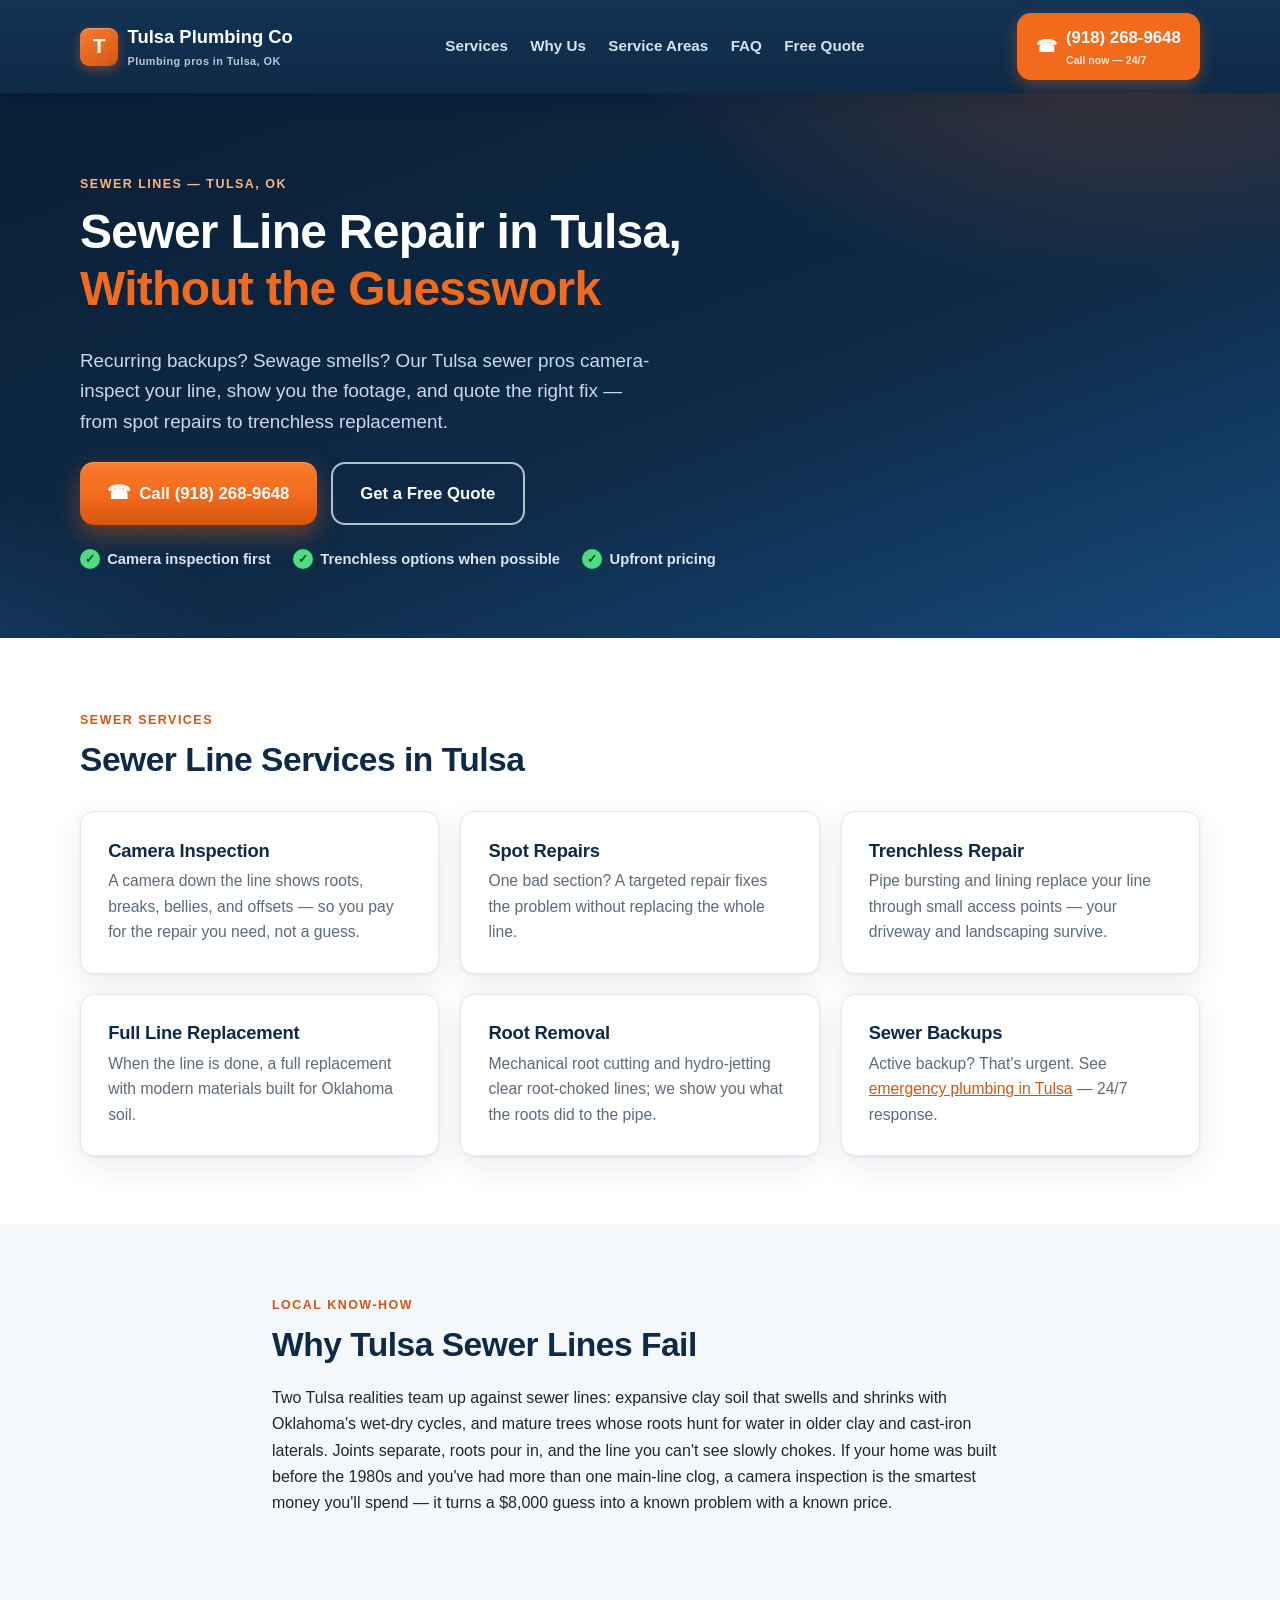
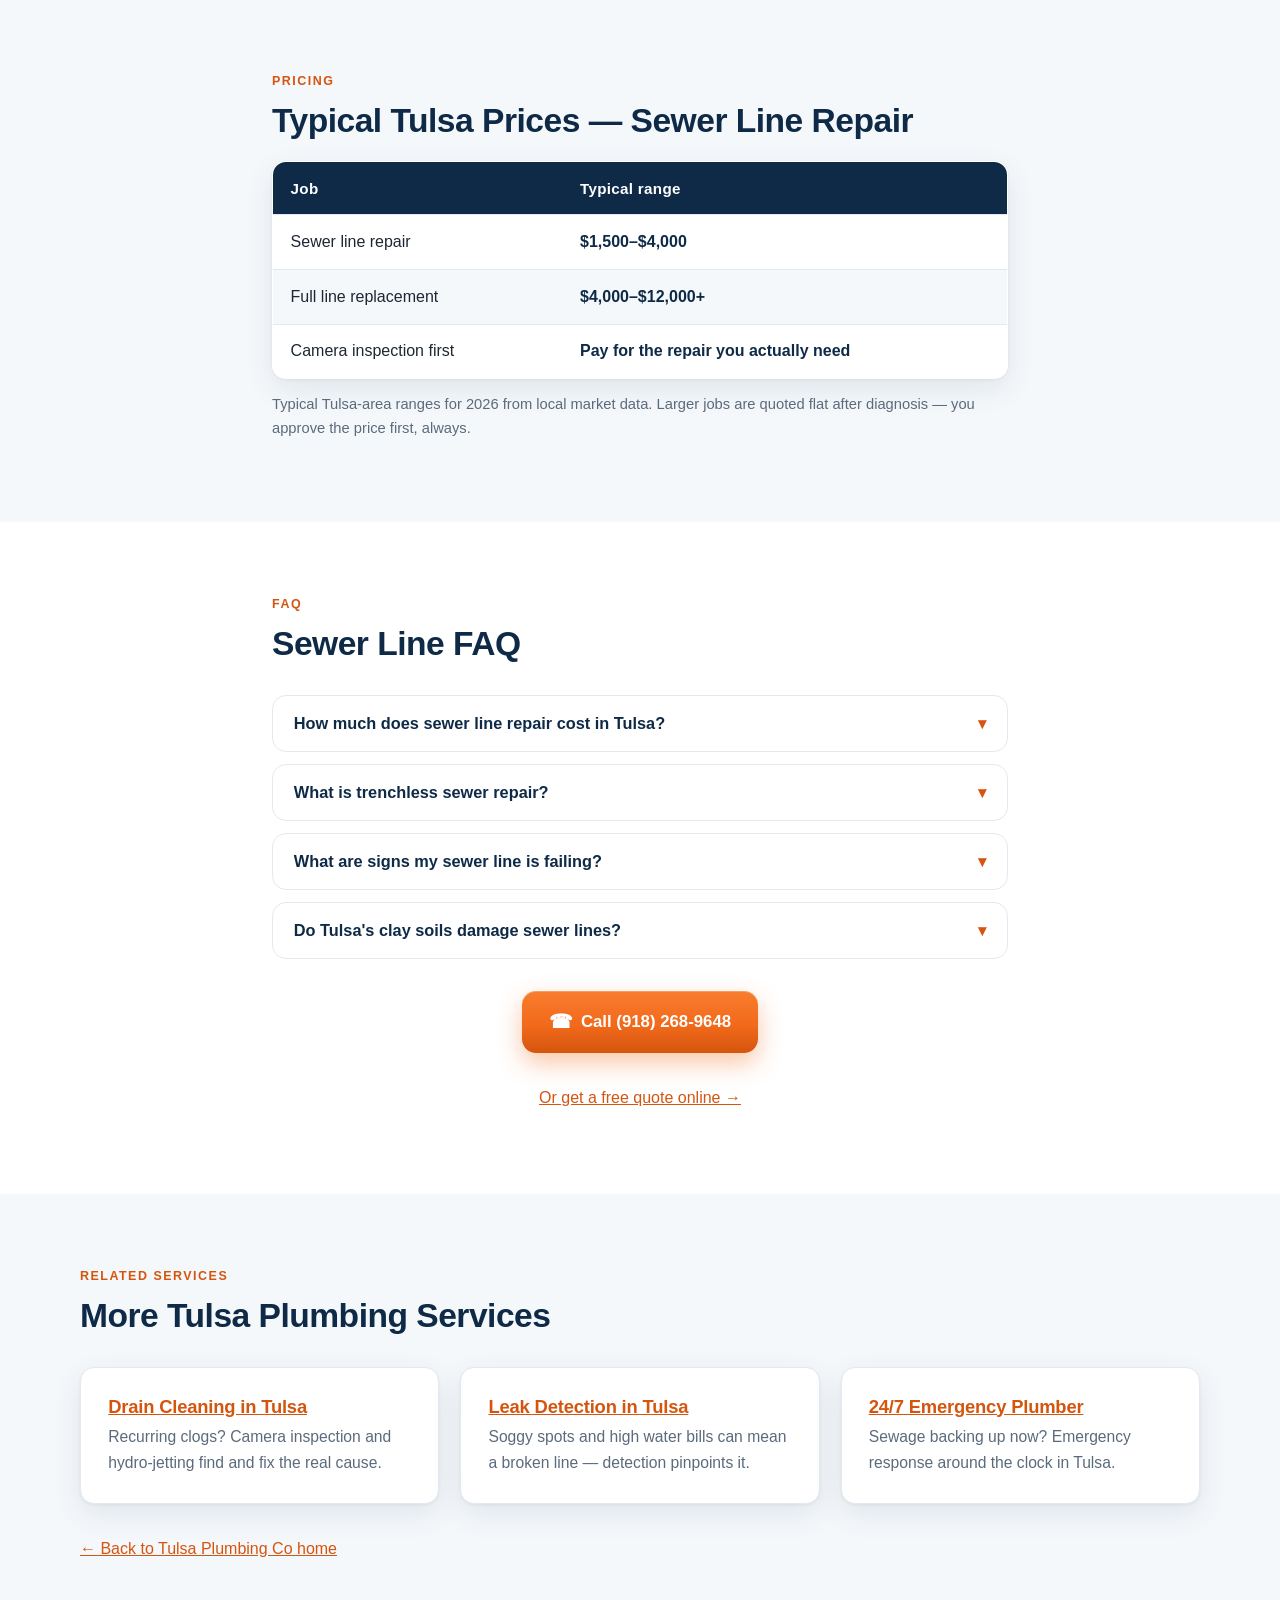
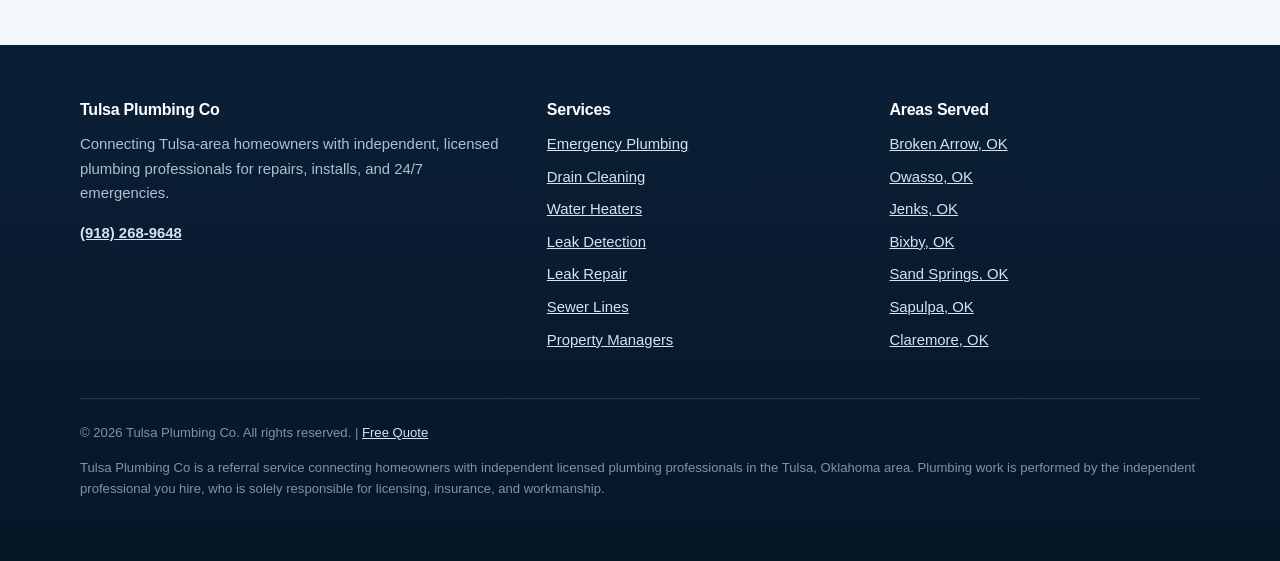
<file: services/sewer-line-repair.html>
<!DOCTYPE html>
<html lang="en">
<head>
<meta charset="UTF-8">
<meta name="viewport" content="width=device-width, initial-scale=1.0">
<title>Sewer Line Repair in Tulsa, OK | Tulsa Plumbing Co</title>
<meta name="description" content="Sewer problems in Tulsa? Camera inspection, trenchless repair & full line replacement with upfront pricing. Call (918) 268-9648.">
<link rel="canonical" href="https://tulsaplumbingco.com/services/sewer-line-repair.html">
<meta property="og:title" content="Sewer Line Repair in Tulsa, OK | Tulsa Plumbing Co">
<meta property="og:description" content="Sewer line problems in Tulsa? Camera inspection, trenchless repair & replacement. Call now.">
<meta property="og:type" content="website">
<meta property="og:url" content="https://tulsaplumbingco.com/services/sewer-line-repair.html">
<meta property="og:image" content="https://tulsaplumbingco.com/assets/img/og-cover.jpg">
<meta name="twitter:card" content="summary_large_image">
<meta name="twitter:title" content="Sewer Line Repair in Tulsa, OK | Tulsa Plumbing Co">
<meta name="twitter:description" content="Sewer line problems in Tulsa? Camera inspection, trenchless repair & replacement. Call now.">
<meta name="twitter:image" content="https://tulsaplumbingco.com/assets/img/og-cover.jpg">
<link rel="stylesheet" href="/assets/css/style.css">
<link rel="icon" href="data:image/svg+xml,<svg xmlns='http://www.w3.org/2000/svg' viewBox='0 0 100 100'><rect width='100' height='100' rx='20' fill='%23f26a1b'/><text x='50' y='68' font-size='52' text-anchor='middle' fill='white' font-family='Arial' font-weight='bold'>T</text></svg>">
<script type="application/ld+json">
{
  "@context": "https://schema.org",
  "@type": "Plumber",
  "name": "Tulsa Plumbing Co — Sewer Line Services",
  "description": "Sewer line repair in Tulsa, OK: camera inspection, trenchless repair, full line replacement.",
  "url": "https://tulsaplumbingco.com/services/sewer-line-repair.html",
  "telephone": "+1-918-268-9648",
  "areaServed": {"@type": "City", "name": "Tulsa"},
  "openingHours": "Mo-Su 00:00-23:59",
  "priceRange": "$$"
}
</script>
<script type="application/ld+json">
{
  "@context": "https://schema.org",
  "@type": "FAQPage",
  "mainEntity": [
    {
      "@type": "Question",
      "name": "How much does sewer line repair cost in Tulsa?",
      "acceptedAnswer": {"@type": "Answer", "text": "Spot repairs in Tulsa typically run $1,500–$4,000; full line replacement usually runs $4,000–$12,000+ depending on length, depth, and method. A camera inspection first means you pay for the repair you actually need."}
    },
    {
      "@type": "Question",
      "name": "What is trenchless sewer repair?",
      "acceptedAnswer": {"@type": "Answer", "text": "Trenchless methods (pipe bursting or lining) replace or reline the pipe through small access points instead of digging up your yard. Not every line qualifies — a camera inspection tells you."}
    },
    {
      "@type": "Question",
      "name": "What are signs my sewer line is failing?",
      "acceptedAnswer": {"@type": "Answer", "text": "Multiple drains backing up at once, gurgling toilets, sewage smells in the yard, soggy patches over the line, or recurring clogs that keep coming back after snaking."}
    },
    {
      "@type": "Question",
      "name": "Do Tulsa's clay soils damage sewer lines?",
      "acceptedAnswer": {"@type": "Answer", "text": "Yes — Oklahoma's expansive clay soil shifts with moisture, separating pipe joints in older lines and inviting root intrusion. It's one of the most common causes of sewer failures around Tulsa."}
    }
  ]
}
</script>
</head>
<body>

<header class="site-header">
  <div class="container header-inner">
    <a class="brand" href="/" aria-label="Tulsa Plumbing Co — home">
      <span class="brand-mark">T</span>
      <span>Tulsa Plumbing Co<small>Plumbing pros in Tulsa, OK</small></span>
    </a>
    <nav class="main-nav" id="mainNav" aria-label="Main navigation">
      <a href="/#services">Services</a>
      <a href="/#why-us">Why Us</a>
      <a href="/#areas">Service Areas</a>
      <a href="/#faq">FAQ</a>
      <a href="/#quote">Free Quote</a>
    </nav>
    <button class="nav-toggle" aria-label="Open menu" aria-expanded="false" aria-controls="mainNav">&#9776;</button>
    <a class="header-phone" href="tel:+19182689648"><span aria-hidden="true">&#9742;</span><span>(918) 268-9648<small>Call now — 24/7</small></span></a>
  </div>
</header>

<main>
  <section class="hero">
    <div class="container">
      <p class="eyebrow" style="color:#ffb37e">Sewer lines — Tulsa, OK</p>
      <h1>Sewer Line Repair in Tulsa, <span class="hl">Without the Guesswork</span></h1>
      <p class="sub">Recurring backups? Sewage smells? Our Tulsa sewer pros camera-inspect your line, show you the footage, and quote the right fix — from spot repairs to trenchless replacement.</p>
      <div class="hero-ctas">
        <a class="btn btn-primary" href="tel:+19182689648"><span class="icon" aria-hidden="true">&#9742;</span> Call (918) 268-9648</a>
        <a class="btn btn-outline" href="/#quote">Get a Free Quote</a>
      </div>
      <ul class="hero-trust">
        <li><span class="tick">&#10003;</span> Camera inspection first</li>
        <li><span class="tick">&#10003;</span> Trenchless options when possible</li>
        <li><span class="tick">&#10003;</span> Upfront pricing</li>
      </ul>
    </div>
  </section>

  <section>
    <div class="container">
      <span class="eyebrow">Sewer services</span>
      <h2>Sewer Line Services in Tulsa</h2>
      <div class="grid grid-3 mt-2">
        <div class="card"><h3>Camera Inspection</h3><p>A camera down the line shows roots, breaks, bellies, and offsets — so you pay for the repair you need, not a guess.</p></div>
        <div class="card"><h3>Spot Repairs</h3><p>One bad section? A targeted repair fixes the problem without replacing the whole line.</p></div>
        <div class="card"><h3>Trenchless Repair</h3><p>Pipe bursting and lining replace your line through small access points — your driveway and landscaping survive.</p></div>
        <div class="card"><h3>Full Line Replacement</h3><p>When the line is done, a full replacement with modern materials built for Oklahoma soil.</p></div>
        <div class="card"><h3>Root Removal</h3><p>Mechanical root cutting and hydro-jetting clear root-choked lines; we show you what the roots did to the pipe.</p></div>
        <div class="card"><h3>Sewer Backups</h3><p>Active backup? That's urgent. See <a href="/services/emergency-plumbing.html">emergency plumbing in Tulsa</a> — 24/7 response.</p></div>
      </div>
    </div>
  </section>

  <section class="section-soft">
    <div class="container" style="max-width: 46rem;">
      <span class="eyebrow">Local know-how</span>
      <h2>Why Tulsa Sewer Lines Fail</h2>
      <p>Two Tulsa realities team up against sewer lines: expansive clay soil that swells and shrinks with Oklahoma's wet-dry cycles, and mature trees whose roots hunt for water in older clay and cast-iron laterals. Joints separate, roots pour in, and the line you can't see slowly chokes. If your home was built before the 1980s and you've had more than one main-line clog, a camera inspection is the smartest money you'll spend — it turns a $8,000 guess into a known problem with a known price.</p>
    </div>
  </section>

  <section id="prices" class="section-soft">
    <div class="container" style="max-width: 46rem;">
      <span class="eyebrow">Pricing</span>
      <h2>Typical Tulsa Prices — Sewer Line Repair</h2>
      <table class="price-table">
        <thead><tr><th scope="col">Job</th><th scope="col">Typical range</th></tr></thead>
        <tbody>
          <tr><td>Sewer line repair</td><td>$1,500–$4,000</td></tr>
          <tr><td>Full line replacement</td><td>$4,000–$12,000+</td></tr>
          <tr><td>Camera inspection first</td><td>Pay for the repair you actually need</td></tr>
        </tbody>
      </table>
      <p class="price-note">Typical Tulsa-area ranges for 2026 from local market data. Larger jobs are quoted flat after diagnosis — you approve the price first, always.</p>
    </div>
  </section>

  <section>
    <div class="container" style="max-width: 46rem;">
      <span class="eyebrow">FAQ</span>
      <h2>Sewer Line FAQ</h2>
      <div class="mt-2">
        <div class="faq-item">
          <button class="faq-q" aria-expanded="false">How much does sewer line repair cost in Tulsa?<span class="chev" aria-hidden="true">&#9662;</span></button>
          <div class="faq-a"><p>Spot repairs in Tulsa typically run $1,500–$4,000; full line replacement usually runs $4,000–$12,000+ depending on length, depth, and method. A camera inspection first means you pay for the repair you actually need.</p></div>
        </div>
        <div class="faq-item">
          <button class="faq-q" aria-expanded="false">What is trenchless sewer repair?<span class="chev" aria-hidden="true">&#9662;</span></button>
          <div class="faq-a"><p>Trenchless methods (pipe bursting or lining) replace or reline the pipe through small access points instead of digging up your yard. Not every line qualifies — a camera inspection tells you.</p></div>
        </div>
        <div class="faq-item">
          <button class="faq-q" aria-expanded="false">What are signs my sewer line is failing?<span class="chev" aria-hidden="true">&#9662;</span></button>
          <div class="faq-a"><p>Multiple drains backing up at once, gurgling toilets, sewage smells in the yard, soggy patches over the line, or recurring clogs that keep coming back after snaking.</p></div>
        </div>
        <div class="faq-item">
          <button class="faq-q" aria-expanded="false">Do Tulsa's clay soils damage sewer lines?<span class="chev" aria-hidden="true">&#9662;</span></button>
          <div class="faq-a"><p>Yes — Oklahoma's expansive clay soil shifts with moisture, separating pipe joints in older lines and inviting root intrusion. It's one of the most common causes of sewer failures around Tulsa.</p></div>
        </div>
      </div>
      <div class="text-center mt-2">
        <a class="btn btn-primary" href="tel:+19182689648"><span class="icon" aria-hidden="true">&#9742;</span> Call (918) 268-9648</a>
        <p class="mt-2"><a href="/#quote">Or get a free quote online &rarr;</a></p>
      </div>
    </div>
  </section>

  <section class="section-soft">
    <div class="container">
      <span class="eyebrow">Related services</span>
      <h2>More Tulsa Plumbing Services</h2>
      <div class="grid grid-3 mt-2">
        <div class="card"><h3><a href="/services/drain-cleaning.html">Drain Cleaning in Tulsa</a></h3><p>Recurring clogs? Camera inspection and hydro-jetting find and fix the real cause.</p></div>
        <div class="card"><h3><a href="/services/leak-detection.html">Leak Detection in Tulsa</a></h3><p>Soggy spots and high water bills can mean a broken line — detection pinpoints it.</p></div>
        <div class="card"><h3><a href="/services/emergency-plumbing.html">24/7 Emergency Plumber</a></h3><p>Sewage backing up now? Emergency response around the clock in Tulsa.</p></div>
      </div>
      <p class="mt-2"><a href="/">← Back to Tulsa Plumbing Co home</a></p>
    </div>
  </section>
</main>

<footer class="site-footer">
  <div class="container">
    <div class="footer-grid">
      <div>
        <h2 class="fh">Tulsa Plumbing Co</h2>
        <p>Connecting Tulsa-area homeowners with independent, licensed plumbing professionals for repairs, installs, and 24/7 emergencies.</p>
        <p><a href="tel:+19182689648"><strong>(918) 268-9648</strong></a></p>
      </div>
      <div>
        <h2 class="fh">Services</h2>
        <ul>
          <li><a href="/services/emergency-plumbing.html">Emergency Plumbing</a></li>
          <li><a href="/services/drain-cleaning.html">Drain Cleaning</a></li>
          <li><a href="/services/water-heater-repair-installation.html">Water Heaters</a></li>
          <li><a href="/services/leak-detection.html">Leak Detection</a></li>
          <li><a href="/services/leak-repair.html">Leak Repair</a></li>
          <li><a href="/services/sewer-line-repair.html">Sewer Lines</a></li>
          <li><a href="/property-managers.html">Property Managers</a></li>
        </ul>
      </div>
      <div>
        <h2 class="fh">Areas Served</h2>
        <ul>
          <li><a href="/areas/broken-arrow.html">Broken Arrow, OK</a></li>
          <li><a href="/areas/owasso.html">Owasso, OK</a></li>
          <li><a href="/areas/jenks.html">Jenks, OK</a></li>
          <li><a href="/areas/bixby.html">Bixby, OK</a></li>
          <li><a href="/areas/sand-springs.html">Sand Springs, OK</a></li>
          <li><a href="/areas/sapulpa.html">Sapulpa, OK</a></li>
          <li><a href="/areas/claremore.html">Claremore, OK</a></li>
        </ul>
      </div>
    </div>
    <div class="footer-bottom">
      <p>&copy; <span data-year>2026</span> Tulsa Plumbing Co. All rights reserved. | <a href="/#quote">Free Quote</a></p>
      <p>Tulsa Plumbing Co is a referral service connecting homeowners with independent licensed plumbing professionals in the Tulsa, Oklahoma area. Plumbing work is performed by the independent professional you hire, who is solely responsible for licensing, insurance, and workmanship.</p>
    </div>
  </div>
</footer>

<div class="callbar" role="navigation" aria-label="Quick contact">
  <a class="call-now" href="tel:+19182689648">&#9742; Call Now</a>
  <a class="text-us" href="sms:+19182689648">&#128172; Text</a>
  <a class="get-quote" href="/#quote">Free Quote</a>
</div>

<script src="/assets/js/main.js" defer></script>
</body>
</html>
</file>
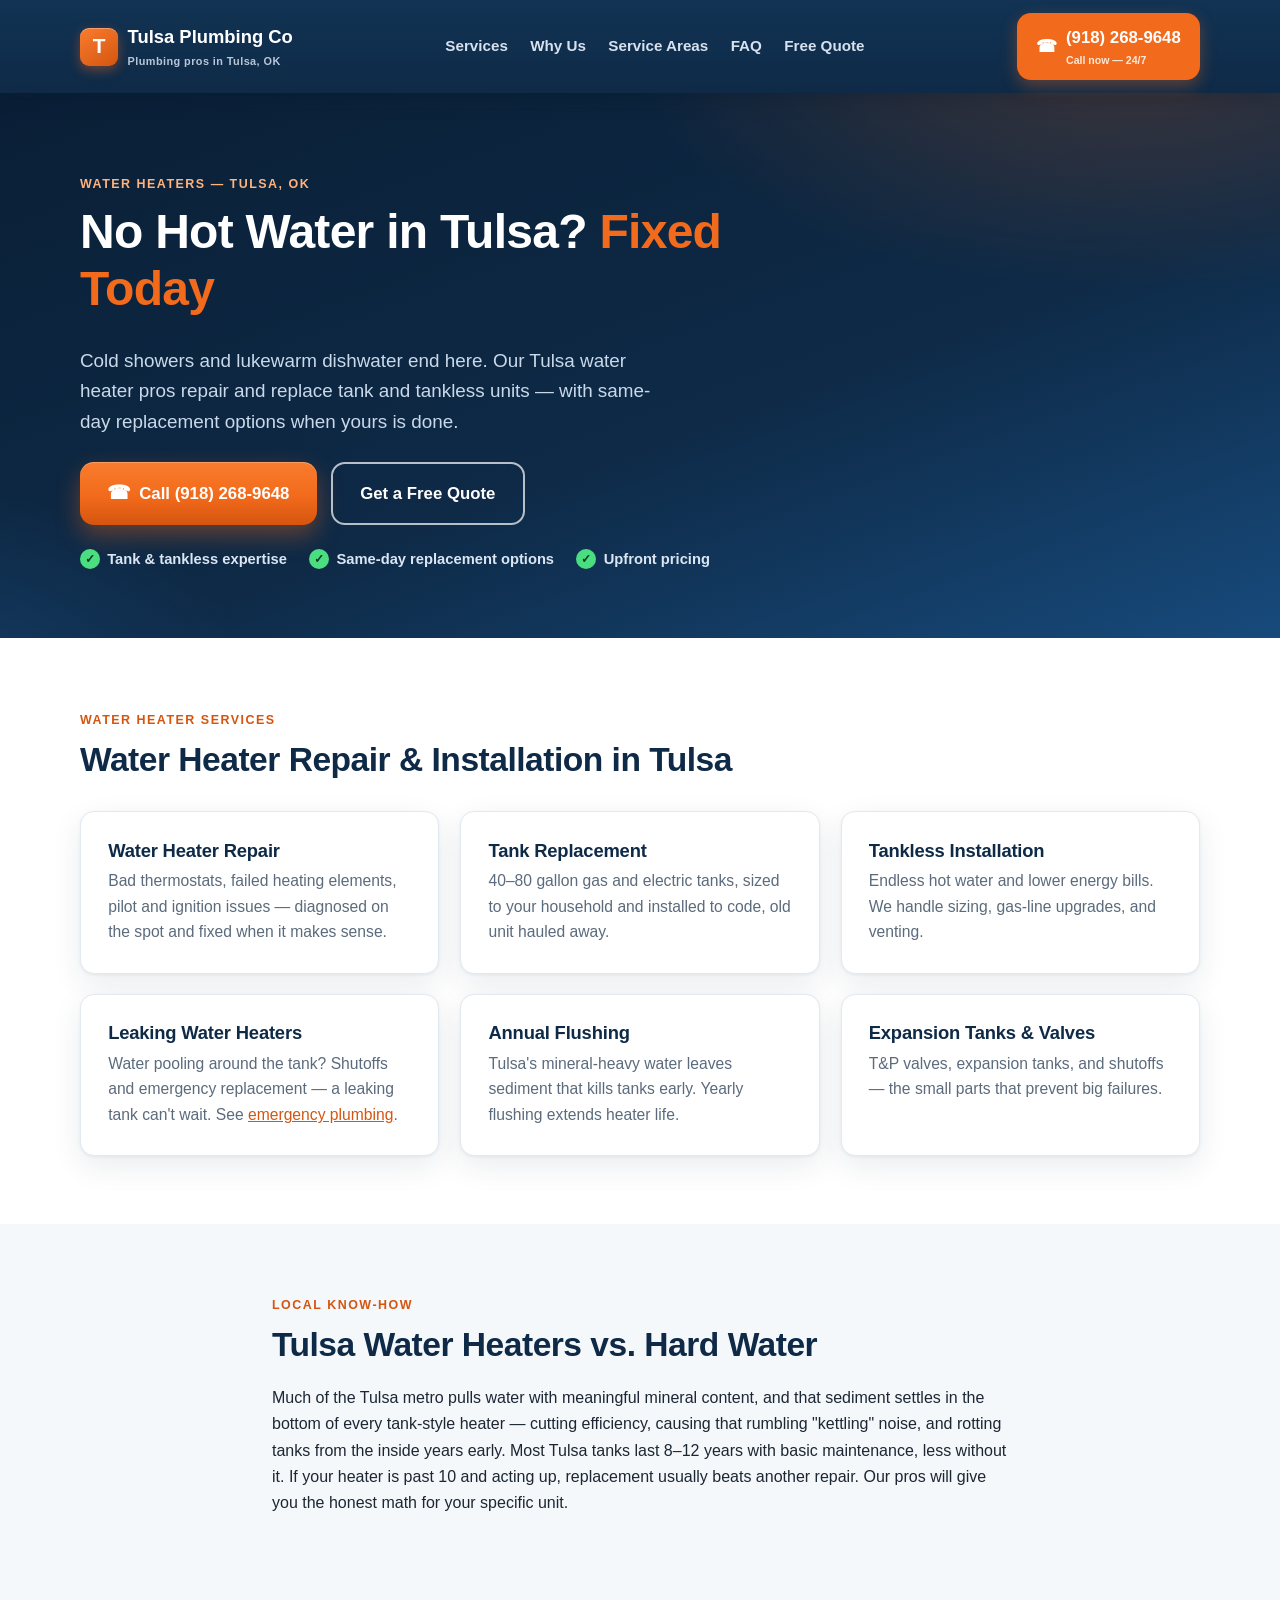
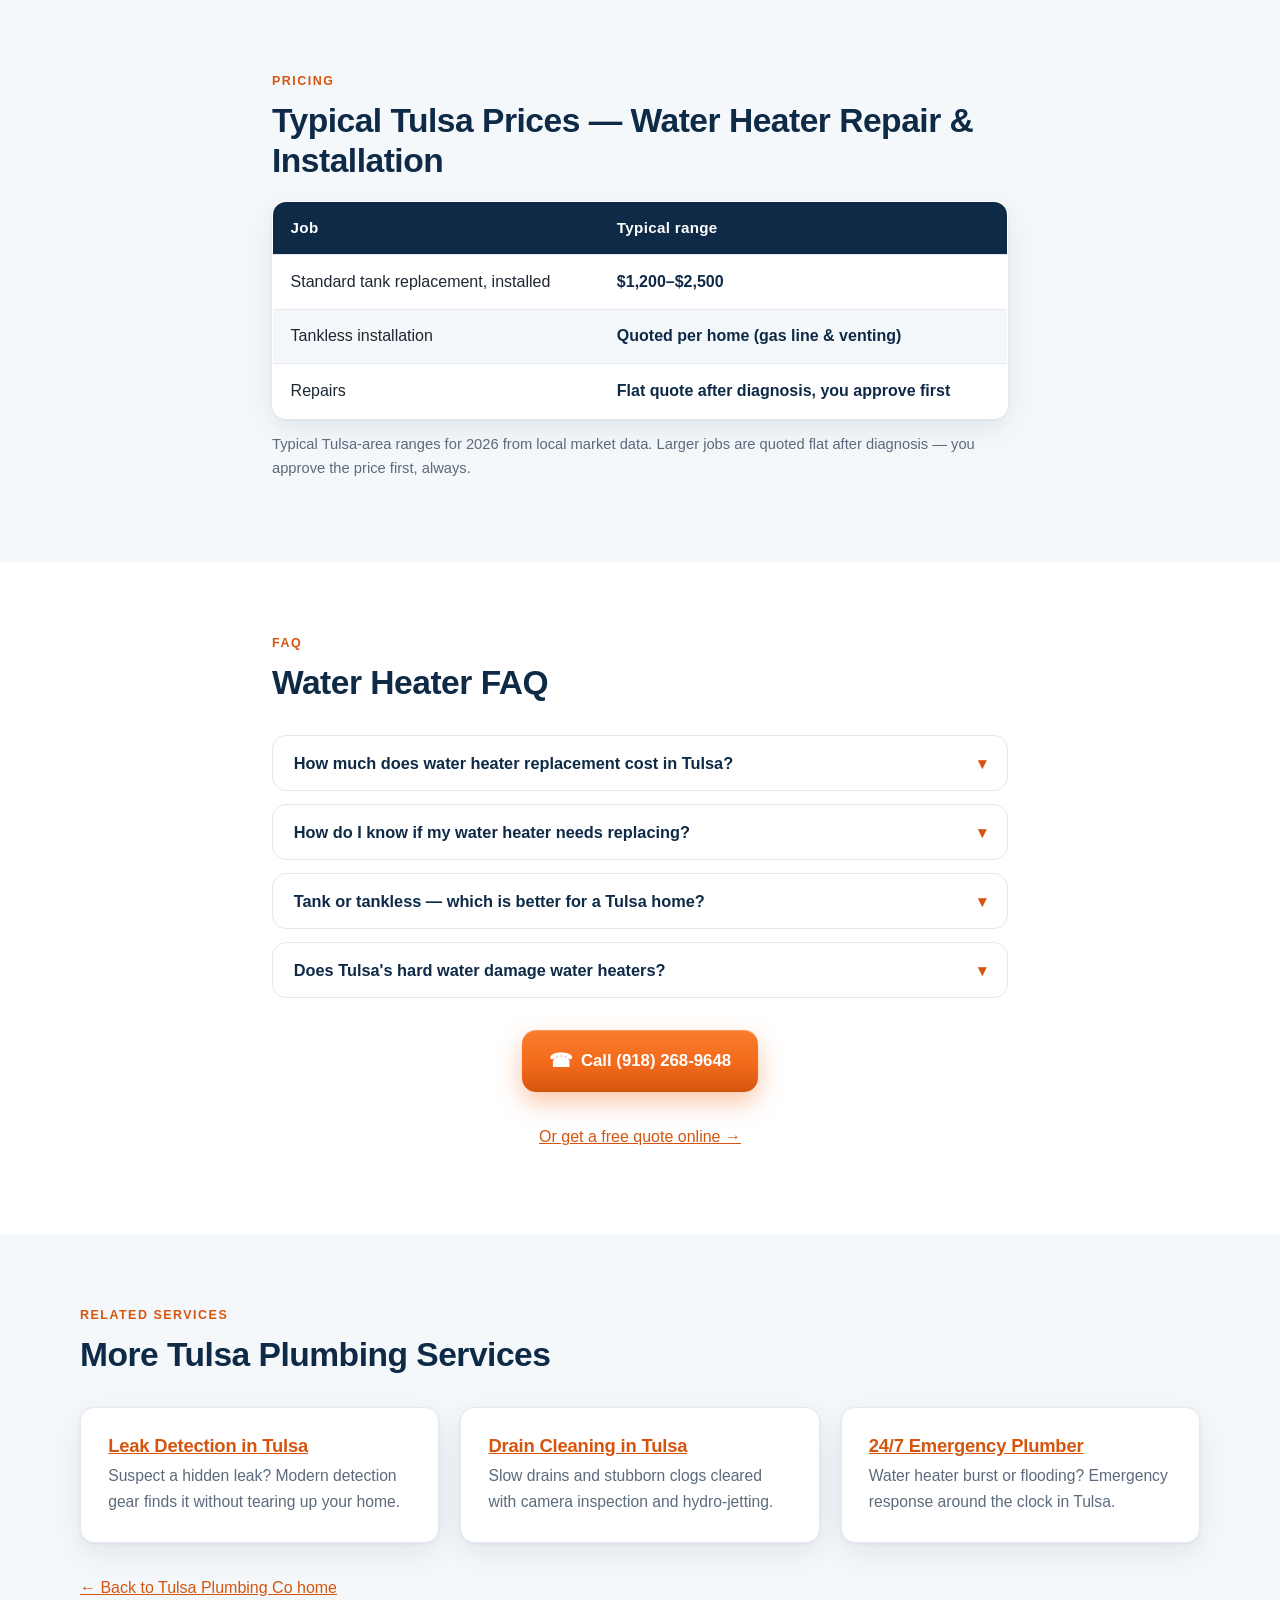
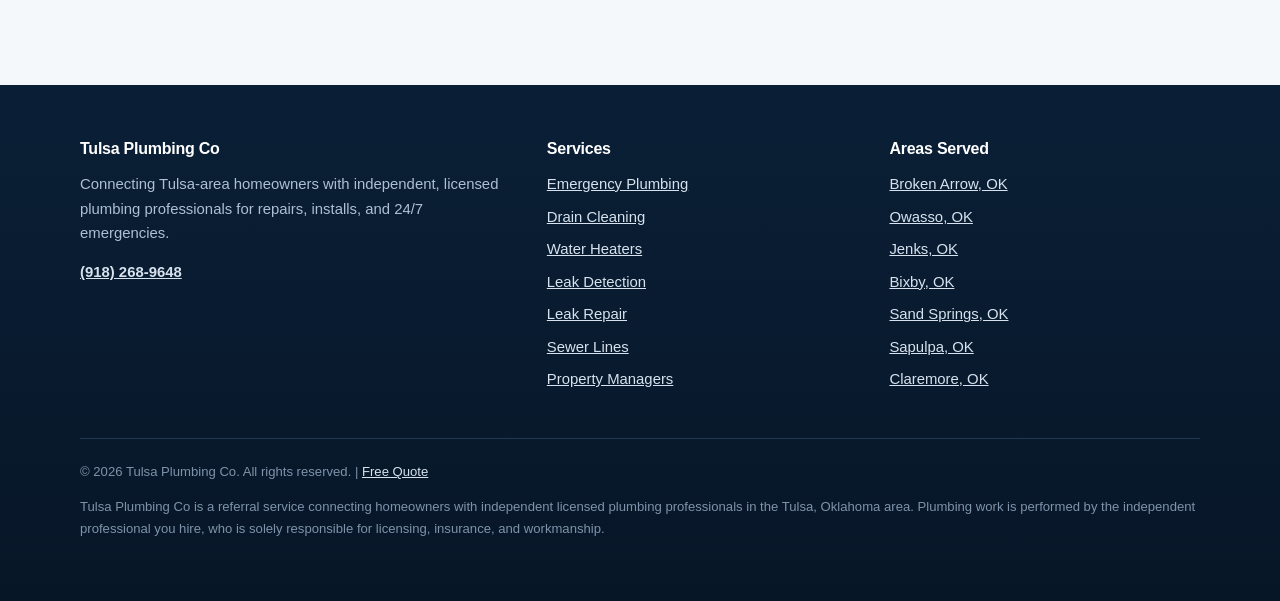
<file: services/water-heater-repair-installation.html>
<!DOCTYPE html>
<html lang="en">
<head>
<meta charset="UTF-8">
<meta name="viewport" content="width=device-width, initial-scale=1.0">
<title>Water Heater Repair in Tulsa, OK | Tulsa Plumbing Co</title>
<meta name="description" content="No hot water in Tulsa? Water heater repair & replacement — tank and tankless — with same-day options and upfront pricing. Call (918) 268-9648.">
<link rel="canonical" href="https://tulsaplumbingco.com/services/water-heater-repair-installation.html">
<meta property="og:title" content="Water Heater Repair &amp; Installation in Tulsa, OK | Tulsa Plumbing Co">
<meta property="og:description" content="No hot water? Tulsa water heater repair and replacement — tank &amp; tankless, same-day options. Call now.">
<meta property="og:type" content="website">
<meta property="og:url" content="https://tulsaplumbingco.com/services/water-heater-repair-installation.html">
<meta property="og:image" content="https://tulsaplumbingco.com/assets/img/og-cover.jpg">
<meta name="twitter:card" content="summary_large_image">
<meta name="twitter:title" content="Water Heater Repair &amp; Installation in Tulsa, OK | Tulsa Plumbing Co">
<meta name="twitter:description" content="No hot water? Tulsa water heater repair and replacement — tank &amp; tankless, same-day options. Call now.">
<meta name="twitter:image" content="https://tulsaplumbingco.com/assets/img/og-cover.jpg">
<link rel="stylesheet" href="/assets/css/style.css">
<link rel="icon" href="data:image/svg+xml,<svg xmlns='http://www.w3.org/2000/svg' viewBox='0 0 100 100'><rect width='100' height='100' rx='20' fill='%23f26a1b'/><text x='50' y='68' font-size='52' text-anchor='middle' fill='white' font-family='Arial' font-weight='bold'>T</text></svg>">
<script type="application/ld+json">
{
  "@context": "https://schema.org",
  "@type": "Plumber",
  "name": "Tulsa Plumbing Co — Water Heater Services",
  "description": "Water heater repair and installation in Tulsa, OK: tank and tankless, same-day replacement options.",
  "url": "https://tulsaplumbingco.com/services/water-heater-repair-installation.html",
  "telephone": "+1-918-268-9648",
  "areaServed": {"@type": "City", "name": "Tulsa"},
  "openingHours": "Mo-Su 00:00-23:59",
  "priceRange": "$$"
}
</script>
<script type="application/ld+json">
{
  "@context": "https://schema.org",
  "@type": "FAQPage",
  "mainEntity": [
    {
      "@type": "Question",
      "name": "How much does water heater replacement cost in Tulsa?",
      "acceptedAnswer": {"@type": "Answer", "text": "A standard 40–50 gallon tank replacement in Tulsa typically runs $1,200–$2,500 installed; tankless installations run higher depending on gas line and venting needs. You'll always approve the quote first."}
    },
    {
      "@type": "Question",
      "name": "How do I know if my water heater needs replacing?",
      "acceptedAnswer": {"@type": "Answer", "text": "Age over 10 years, rusty water, rumbling or popping noises, water around the base, or hot water that runs out fast. A pro can tell you whether a repair buys meaningful time."}
    },
    {
      "@type": "Question",
      "name": "Tank or tankless — which is better for a Tulsa home?",
      "acceptedAnswer": {"@type": "Answer", "text": "Tankless saves space and energy and never runs out, but costs more upfront and may need gas-line upgrades. Tanks are cheaper and simpler. A pro sizes either to your household's real hot-water use."}
    },
    {
      "@type": "Question",
      "name": "Does Tulsa's hard water damage water heaters?",
      "acceptedAnswer": {"@type": "Answer", "text": "Yes — mineral-heavy water leaves sediment that shortens tank life and cuts efficiency. Annual flushing helps; a pro can check your anode rod and sediment level."}
    }
  ]
}
</script>
</head>
<body>

<header class="site-header">
  <div class="container header-inner">
    <a class="brand" href="/" aria-label="Tulsa Plumbing Co — home">
      <span class="brand-mark">T</span>
      <span>Tulsa Plumbing Co<small>Plumbing pros in Tulsa, OK</small></span>
    </a>
    <nav class="main-nav" id="mainNav" aria-label="Main navigation">
      <a href="/#services">Services</a>
      <a href="/#why-us">Why Us</a>
      <a href="/#areas">Service Areas</a>
      <a href="/#faq">FAQ</a>
      <a href="/#quote">Free Quote</a>
    </nav>
    <button class="nav-toggle" aria-label="Open menu" aria-expanded="false" aria-controls="mainNav">&#9776;</button>
    <a class="header-phone" href="tel:+19182689648"><span aria-hidden="true">&#9742;</span><span>(918) 268-9648<small>Call now — 24/7</small></span></a>
  </div>
</header>

<main>
  <section class="hero">
    <div class="container">
      <p class="eyebrow" style="color:#ffb37e">Water heaters — Tulsa, OK</p>
      <h1>No Hot Water in Tulsa? <span class="hl">Fixed Today</span></h1>
      <p class="sub">Cold showers and lukewarm dishwater end here. Our Tulsa water heater pros repair and replace tank and tankless units — with same-day replacement options when yours is done.</p>
      <div class="hero-ctas">
        <a class="btn btn-primary" href="tel:+19182689648"><span class="icon" aria-hidden="true">&#9742;</span> Call (918) 268-9648</a>
        <a class="btn btn-outline" href="/#quote">Get a Free Quote</a>
      </div>
      <ul class="hero-trust">
        <li><span class="tick">&#10003;</span> Tank &amp; tankless expertise</li>
        <li><span class="tick">&#10003;</span> Same-day replacement options</li>
        <li><span class="tick">&#10003;</span> Upfront pricing</li>
      </ul>
    </div>
  </section>

  <section>
    <div class="container">
      <span class="eyebrow">Water heater services</span>
      <h2>Water Heater Repair &amp; Installation in Tulsa</h2>
      <div class="grid grid-3 mt-2">
        <div class="card"><h3>Water Heater Repair</h3><p>Bad thermostats, failed heating elements, pilot and ignition issues — diagnosed on the spot and fixed when it makes sense.</p></div>
        <div class="card"><h3>Tank Replacement</h3><p>40–80 gallon gas and electric tanks, sized to your household and installed to code, old unit hauled away.</p></div>
        <div class="card"><h3>Tankless Installation</h3><p>Endless hot water and lower energy bills. We handle sizing, gas-line upgrades, and venting.</p></div>
        <div class="card"><h3>Leaking Water Heaters</h3><p>Water pooling around the tank? Shutoffs and emergency replacement — a leaking tank can't wait. See <a href="/services/emergency-plumbing.html">emergency plumbing</a>.</p></div>
        <div class="card"><h3>Annual Flushing</h3><p>Tulsa's mineral-heavy water leaves sediment that kills tanks early. Yearly flushing extends heater life.</p></div>
        <div class="card"><h3>Expansion Tanks &amp; Valves</h3><p>T&amp;P valves, expansion tanks, and shutoffs — the small parts that prevent big failures.</p></div>
      </div>
    </div>
  </section>

  <section class="section-soft">
    <div class="container" style="max-width: 46rem;">
      <span class="eyebrow">Local know-how</span>
      <h2>Tulsa Water Heaters vs. Hard Water</h2>
      <p>Much of the Tulsa metro pulls water with meaningful mineral content, and that sediment settles in the bottom of every tank-style heater — cutting efficiency, causing that rumbling "kettling" noise, and rotting tanks from the inside years early. Most Tulsa tanks last 8–12 years with basic maintenance, less without it. If your heater is past 10 and acting up, replacement usually beats another repair. Our pros will give you the honest math for your specific unit.</p>
    </div>
  </section>

  <section id="prices" class="section-soft">
    <div class="container" style="max-width: 46rem;">
      <span class="eyebrow">Pricing</span>
      <h2>Typical Tulsa Prices — Water Heater Repair &amp; Installation</h2>
      <table class="price-table">
        <thead><tr><th scope="col">Job</th><th scope="col">Typical range</th></tr></thead>
        <tbody>
          <tr><td>Standard tank replacement, installed</td><td>$1,200–$2,500</td></tr>
          <tr><td>Tankless installation</td><td>Quoted per home (gas line &amp; venting)</td></tr>
          <tr><td>Repairs</td><td>Flat quote after diagnosis, you approve first</td></tr>
        </tbody>
      </table>
      <p class="price-note">Typical Tulsa-area ranges for 2026 from local market data. Larger jobs are quoted flat after diagnosis — you approve the price first, always.</p>
    </div>
  </section>

  <section>
    <div class="container" style="max-width: 46rem;">
      <span class="eyebrow">FAQ</span>
      <h2>Water Heater FAQ</h2>
      <div class="mt-2">
        <div class="faq-item">
          <button class="faq-q" aria-expanded="false">How much does water heater replacement cost in Tulsa?<span class="chev" aria-hidden="true">&#9662;</span></button>
          <div class="faq-a"><p>A standard 40–50 gallon tank replacement in Tulsa typically runs $1,200–$2,500 installed; tankless installations run higher depending on gas line and venting needs. You'll always approve the quote first.</p></div>
        </div>
        <div class="faq-item">
          <button class="faq-q" aria-expanded="false">How do I know if my water heater needs replacing?<span class="chev" aria-hidden="true">&#9662;</span></button>
          <div class="faq-a"><p>Age over 10 years, rusty water, rumbling or popping noises, water around the base, or hot water that runs out fast. A pro can tell you whether a repair buys meaningful time.</p></div>
        </div>
        <div class="faq-item">
          <button class="faq-q" aria-expanded="false">Tank or tankless — which is better for a Tulsa home?<span class="chev" aria-hidden="true">&#9662;</span></button>
          <div class="faq-a"><p>Tankless saves space and energy and never runs out, but costs more upfront and may need gas-line upgrades. Tanks are cheaper and simpler. A pro sizes either to your household's real hot-water use.</p></div>
        </div>
        <div class="faq-item">
          <button class="faq-q" aria-expanded="false">Does Tulsa's hard water damage water heaters?<span class="chev" aria-hidden="true">&#9662;</span></button>
          <div class="faq-a"><p>Yes — mineral-heavy water leaves sediment that shortens tank life and cuts efficiency. Annual flushing helps; a pro can check your anode rod and sediment level.</p></div>
        </div>
      </div>
      <div class="text-center mt-2">
        <a class="btn btn-primary" href="tel:+19182689648"><span class="icon" aria-hidden="true">&#9742;</span> Call (918) 268-9648</a>
        <p class="mt-2"><a href="/#quote">Or get a free quote online &rarr;</a></p>
      </div>
    </div>
  </section>

  <section class="section-soft">
    <div class="container">
      <span class="eyebrow">Related services</span>
      <h2>More Tulsa Plumbing Services</h2>
      <div class="grid grid-3 mt-2">
        <div class="card"><h3><a href="/services/leak-detection.html">Leak Detection in Tulsa</a></h3><p>Suspect a hidden leak? Modern detection gear finds it without tearing up your home.</p></div>
        <div class="card"><h3><a href="/services/drain-cleaning.html">Drain Cleaning in Tulsa</a></h3><p>Slow drains and stubborn clogs cleared with camera inspection and hydro-jetting.</p></div>
        <div class="card"><h3><a href="/services/emergency-plumbing.html">24/7 Emergency Plumber</a></h3><p>Water heater burst or flooding? Emergency response around the clock in Tulsa.</p></div>
      </div>
      <p class="mt-2"><a href="/">← Back to Tulsa Plumbing Co home</a></p>
    </div>
  </section>
</main>

<footer class="site-footer">
  <div class="container">
    <div class="footer-grid">
      <div>
        <h2 class="fh">Tulsa Plumbing Co</h2>
        <p>Connecting Tulsa-area homeowners with independent, licensed plumbing professionals for repairs, installs, and 24/7 emergencies.</p>
        <p><a href="tel:+19182689648"><strong>(918) 268-9648</strong></a></p>
      </div>
      <div>
        <h2 class="fh">Services</h2>
        <ul>
          <li><a href="/services/emergency-plumbing.html">Emergency Plumbing</a></li>
          <li><a href="/services/drain-cleaning.html">Drain Cleaning</a></li>
          <li><a href="/services/water-heater-repair-installation.html">Water Heaters</a></li>
          <li><a href="/services/leak-detection.html">Leak Detection</a></li>
          <li><a href="/services/leak-repair.html">Leak Repair</a></li>
          <li><a href="/services/sewer-line-repair.html">Sewer Lines</a></li>
          <li><a href="/property-managers.html">Property Managers</a></li>
        </ul>
      </div>
      <div>
        <h2 class="fh">Areas Served</h2>
        <ul>
          <li><a href="/areas/broken-arrow.html">Broken Arrow, OK</a></li>
          <li><a href="/areas/owasso.html">Owasso, OK</a></li>
          <li><a href="/areas/jenks.html">Jenks, OK</a></li>
          <li><a href="/areas/bixby.html">Bixby, OK</a></li>
          <li><a href="/areas/sand-springs.html">Sand Springs, OK</a></li>
          <li><a href="/areas/sapulpa.html">Sapulpa, OK</a></li>
          <li><a href="/areas/claremore.html">Claremore, OK</a></li>
        </ul>
      </div>
    </div>
    <div class="footer-bottom">
      <p>&copy; <span data-year>2026</span> Tulsa Plumbing Co. All rights reserved. | <a href="/#quote">Free Quote</a></p>
      <p>Tulsa Plumbing Co is a referral service connecting homeowners with independent licensed plumbing professionals in the Tulsa, Oklahoma area. Plumbing work is performed by the independent professional you hire, who is solely responsible for licensing, insurance, and workmanship.</p>
    </div>
  </div>
</footer>

<div class="callbar" role="navigation" aria-label="Quick contact">
  <a class="call-now" href="tel:+19182689648">&#9742; Call Now</a>
  <a class="text-us" href="sms:+19182689648">&#128172; Text</a>
  <a class="get-quote" href="/#quote">Free Quote</a>
</div>

<script src="/assets/js/main.js" defer></script>
</body>
</html>
</file>
<file: assets/css/style.css>
/* ============================================================
   Site-01 rank-and-rent template — mobile-first, zero dependencies
   Niche/city tokens are filled per-site (see HTML comments).
   ============================================================ */
:root {
  --navy: #0e2a47;
  --navy-dark: #0a1f36;
  --accent: #f26a1b;
  --accent-dark: #d5550f;
  --accent-soft: #fef3ea;
  --ink: #1c2733;
  --muted: #5b6b7c;
  --line: #e3e9f0;
  --bg: #ffffff;
  --bg-soft: #f5f8fb;
  --radius: 14px;
  --shadow: 0 1px 3px rgba(14, 42, 71, .06), 0 10px 30px rgba(14, 42, 71, .09);
  --shadow-lg: 0 2px 6px rgba(14, 42, 71, .07), 0 20px 45px rgba(14, 42, 71, .14);
  --font: -apple-system, BlinkMacSystemFont, "Segoe UI", Roboto, Helvetica, Arial, sans-serif;
}

*, *::before, *::after { box-sizing: border-box; }
html { scroll-behavior: smooth; }
body {
  margin: 0;
  font-family: var(--font);
  color: var(--ink);
  line-height: 1.65;
  background: var(--bg);
  -webkit-text-size-adjust: 100%;
  -webkit-font-smoothing: antialiased;
  text-rendering: optimizeLegibility;
}
::selection { background: rgba(242, 106, 27, .28); }
img { max-width: 100%; height: auto; display: block; }
a { color: var(--accent-dark); }
h1, h2, h3 { line-height: 1.18; color: var(--navy); margin: 0 0 .6em; letter-spacing: -.015em; font-weight: 800; }
h1 { font-size: clamp(1.9rem, 5.5vw, 3rem); }
h2 { font-size: clamp(1.45rem, 4vw, 2.1rem); }
h3 { font-size: 1.15rem; letter-spacing: -.01em; }
p { margin: 0 0 1em; }
.container { width: min(1120px, 92%); margin: 0 auto; }
section { padding: 4.2rem 0; }
.section-soft { background: var(--bg-soft); }
.eyebrow {
  display: inline-block; font-size: .78rem; font-weight: 700;
  letter-spacing: .12em; text-transform: uppercase;
  color: var(--accent-dark); margin-bottom: .6rem;
}
.lead { font-size: 1.15rem; line-height: 1.6; color: var(--muted); max-width: 44rem; }

/* ---------- Buttons ---------- */
.btn {
  display: inline-flex; align-items: center; justify-content: center; gap: .5rem;
  padding: .95rem 1.7rem; border-radius: var(--radius);
  font-weight: 700; font-size: 1.05rem; text-decoration: none;
  border: 0; cursor: pointer; transition: transform .12s ease, box-shadow .12s ease;
}
.btn:active { transform: translateY(1px); }
.btn-primary { background: linear-gradient(180deg, #f97c2e, var(--accent) 55%, var(--accent-dark)); color: #fff; box-shadow: 0 10px 24px rgba(242,106,27,.38), inset 0 1px 0 rgba(255,255,255,.25); }
.btn-primary:hover { background: linear-gradient(180deg, var(--accent), var(--accent-dark)); transform: translateY(-1px); box-shadow: 0 14px 30px rgba(242,106,27,.42), inset 0 1px 0 rgba(255,255,255,.2); }
.btn:focus-visible, a:focus-visible, button:focus-visible { outline: 3px solid rgba(242,106,27,.55); outline-offset: 2px; }
.btn-outline { background: transparent; color: #fff; border: 2px solid rgba(255,255,255,.7); }
.btn-outline:hover { border-color: #fff; background: rgba(255,255,255,.08); }
/* Outline button for light backgrounds (final-CTA sections) */
.btn-outline-dark { background: transparent; color: var(--navy); border: 2px solid var(--navy); }
.btn-outline-dark:hover { background: rgba(6,22,40,.06); border-color: var(--navy); }

.btn-block { width: 100%; }
.btn .icon { font-size: 1.15em; }

/* ---------- Header ---------- */
.site-header {
  position: sticky; top: 0; z-index: 50;
  background: linear-gradient(180deg, #123354, var(--navy)); color: #fff;
  box-shadow: 0 4px 20px rgba(6, 22, 40, .28);
}
.header-inner {
  display: flex; align-items: center; justify-content: space-between;
  gap: 1rem; padding: .8rem 0;
}
.brand { display: flex; align-items: center; gap: .6rem; color: #fff; text-decoration: none; font-weight: 800; font-size: 1.15rem; }
.brand-mark {
  width: 38px; height: 38px; border-radius: 9px; flex: 0 0 38px;
  background: linear-gradient(145deg, #f97c2e, var(--accent-dark)); color: #fff;
  display: flex; align-items: center; justify-content: center;
  font-size: 1.3rem; font-weight: 800;
  box-shadow: 0 4px 12px rgba(242,106,27,.4), inset 0 1px 0 rgba(255,255,255,.3);
}
.brand small { display: block; font-size: .68rem; font-weight: 600; color: #b9c7d8; letter-spacing: .04em; }
.header-phone {
  display: inline-flex; align-items: center; gap: .55rem;
  background: var(--accent); color: #fff; text-decoration: none;
  font-weight: 800; font-size: 1.05rem;
  padding: .7rem 1.2rem; border-radius: var(--radius);
  white-space: nowrap;
}
.header-phone { box-shadow: 0 6px 16px rgba(242,106,27,.35); transition: background .15s ease, transform .15s ease; }
.header-phone:hover { background: var(--accent-dark); transform: translateY(-1px); }
.header-phone small { display: block; font-size: .66rem; font-weight: 600; opacity: .85; }
.nav-toggle { display: none; background: none; border: 0; color: #fff; font-size: 1.6rem; cursor: pointer; padding: .4rem; }
.main-nav { display: flex; gap: 1.4rem; align-items: center; }
.main-nav a { color: #d7e2ee; text-decoration: none; font-weight: 600; font-size: .95rem; }
.main-nav a { padding: .3rem 0; border-bottom: 2px solid transparent; transition: color .15s ease, border-color .15s ease; }
.main-nav a:hover { color: #fff; border-bottom-color: var(--accent); }

/* ---------- Hero ---------- */
.hero {
  background:
    radial-gradient(52rem 26rem at 88% -10%, rgba(242, 106, 27, .22), transparent 60%),
    radial-gradient(40rem 22rem at -10% 110%, rgba(38, 102, 168, .35), transparent 60%),
    linear-gradient(160deg, var(--navy-dark) 0%, var(--navy) 58%, #174a7c 100%);
  color: #fff; padding: 4.8rem 0 4.2rem; position: relative; overflow: hidden;
}
.hero h1 { color: #fff; max-width: 16em; }
.hero h1 .hl { color: var(--accent); }
.hero p.sub { color: #c9d9ea; font-size: 1.18rem; line-height: 1.6; max-width: 36rem; }
.hero-ctas { display: flex; gap: .9rem; flex-wrap: wrap; margin: 1.6rem 0 1.4rem; }
.hero-trust { display: flex; gap: 1.4rem; flex-wrap: wrap; margin: 0; padding: 0; list-style: none; }
.hero-trust li { display: flex; align-items: center; gap: .45rem; color: #dbe6f2; font-size: .92rem; font-weight: 600; }
.hero-trust .tick {
  color: #06351f; background: #4ade80; font-weight: 800;
  width: 1.25rem; height: 1.25rem; border-radius: 50%; flex: 0 0 1.25rem;
  display: inline-flex; align-items: center; justify-content: center; font-size: .72rem;
}

/* ---------- Trust bar ---------- */
.trustbar { background: linear-gradient(180deg, #ffffff, var(--bg-soft)); border-bottom: 1px solid var(--line); padding: 1.25rem 0; box-shadow: 0 6px 18px rgba(14,42,71,.05); }
.trustbar ul { display: flex; gap: 2rem; flex-wrap: wrap; justify-content: center; margin: 0; padding: 0; list-style: none; }
.trustbar li { font-weight: 700; color: var(--navy); font-size: .95rem; display: flex; gap: .5rem; align-items: center; }
.trustbar .dot { color: var(--accent); }

/* ---------- Cards / grids ---------- */
.grid { display: grid; gap: 1.3rem; }
.grid-3 { grid-template-columns: 1fr; }
.card {
  background: #fff; border: 1px solid var(--line); border-radius: var(--radius);
  padding: 1.7rem; box-shadow: var(--shadow);
  transition: transform .18s ease, box-shadow .18s ease, border-color .18s ease;
}
.card:hover { transform: translateY(-3px); box-shadow: var(--shadow-lg); border-color: #cfdce9; }
.card .card-icon {
  width: 3.2rem; height: 3.2rem; border-radius: 12px;
  background: var(--accent-soft); display: flex; align-items: center; justify-content: center;
  font-size: 1.55rem; margin-bottom: .9rem;
}
.card h3 { margin-bottom: .4rem; }
.card p { color: var(--muted); margin-bottom: 0; font-size: .98rem; }

/* ---------- Steps ---------- */
.steps { counter-reset: step; }
.step { position: relative; padding-left: 3.4rem; }
.step::before {
  counter-increment: step; content: counter(step);
  position: absolute; left: 0; top: 0;
  width: 2.4rem; height: 2.4rem; border-radius: 50%;
  background: linear-gradient(145deg, #174a7c, var(--navy)); color: #fff; font-weight: 800;
  box-shadow: 0 0 0 4px var(--accent-soft), 0 6px 14px rgba(14,42,71,.25);
  display: flex; align-items: center; justify-content: center;
}

/* ---------- Reviews ---------- */
.review { border-left: 4px solid var(--accent); }
.review .stars { color: #f5a623; letter-spacing: .15em; margin-bottom: .4rem; }
.review cite { display: block; margin-top: .7rem; font-style: normal; font-weight: 700; color: var(--navy); font-size: .92rem; }
.reviews-empty {
  text-align: center; padding: 2.4rem 1.6rem;
  border: 2px dashed var(--line); border-radius: var(--radius); color: var(--muted);
}

/* ---------- FAQ ---------- */
.faq-item { border: 1px solid var(--line); border-radius: var(--radius); margin-bottom: .8rem; background: #fff; overflow: hidden; transition: border-color .15s ease, box-shadow .15s ease; }
.faq-item:hover { border-color: #cfdce9; }
.faq-item.open { border-color: var(--accent); box-shadow: 0 8px 22px rgba(14,42,71,.08); }
.faq-q {
  width: 100%; text-align: left; background: none; border: 0; cursor: pointer;
  padding: 1.1rem 1.3rem; font-size: 1.02rem; font-weight: 700; color: var(--navy);
  display: flex; justify-content: space-between; align-items: center; gap: 1rem;
}
.faq-q .chev { transition: transform .2s ease; color: var(--accent-dark); }
.faq-item.open .faq-q .chev { transform: rotate(180deg); }
.faq-a { max-height: 0; overflow: hidden; transition: max-height .25s ease; }
.faq-a p { padding: 0 1.3rem 1.2rem; margin: 0; color: var(--muted); }

/* ---------- Quote form ---------- */
.form-wrap {
  background: linear-gradient(165deg, #123354, var(--navy) 55%, var(--navy-dark));
  color: #fff; border-radius: 18px; padding: 2.6rem; box-shadow: var(--shadow-lg);
  border: 1px solid rgba(255,255,255,.08);
}
.form-wrap h2 { color: #fff; }
.form-wrap p { color: #c6d4e4; }
.quote-form { display: grid; gap: 1rem; margin-top: 1.4rem; }
.field label { display: block; font-weight: 700; font-size: .88rem; letter-spacing: .02em; margin-bottom: .4rem; }
.field input, .field select, .field textarea {
  width: 100%; padding: .9rem 1rem; border-radius: 10px; border: 1px solid #33506e;
  background: #fff; color: var(--ink); font-size: 1rem; font-family: inherit;
  box-shadow: inset 0 1px 3px rgba(14,42,71,.08);
}
.field input:focus, .field select:focus, .field textarea:focus { outline: 3px solid rgba(242,106,27,.45); border-color: var(--accent); }
.field-row { display: grid; gap: 1rem; grid-template-columns: 1fr; }
.hp { position: absolute; left: -9999px; top: auto; width: 1px; height: 1px; overflow: hidden; } /* honeypot */
.form-note { font-size: .85rem; color: #9db2c7; }
.form-success {
  display: none; background: #0d3b2e; border: 1px solid #2fbf71; color: #d6ffe9;
  border-radius: var(--radius); padding: 1.4rem; font-weight: 600;
}
.form-success.show { display: block; }
.form-error { display: none; color: #ffb4a2; font-size: .92rem; font-weight: 600; }
.form-error.show { display: block; }

/* ---------- Service areas ---------- */
.area-tags { display: flex; flex-wrap: wrap; gap: .6rem; margin: 1.2rem 0 0; padding: 0; list-style: none; }
.area-tags li { background: #fff; border: 1px solid var(--line); border-radius: 999px; padding: .65rem 1.1rem; font-size: .92rem; font-weight: 600; color: var(--navy); transition: border-color .15s ease, box-shadow .15s ease, transform .15s ease; }
.area-tags li:hover { border-color: var(--accent); box-shadow: 0 6px 16px rgba(14,42,71,.1); transform: translateY(-1px); }
.area-tags li a { color: var(--navy); text-decoration: none; display: block; padding: .65rem 1.1rem; margin: -.65rem -1.1rem; }
.area-tags li a:hover { color: var(--accent-dark); }

/* ---------- Footer ---------- */
.site-footer { background: linear-gradient(180deg, var(--navy-dark), #071627); color: #aebfd2; padding: 3.4rem 0 7rem; font-size: .93rem; }
.site-footer a { color: #d7e2ee; } .site-footer a:hover { color: var(--accent); }
.footer-grid { display: grid; gap: 2rem; grid-template-columns: 1fr; }
.site-footer h4 { color: #fff; margin: 0 0 .8rem; font-size: 1rem; }
.site-footer .fh { color: #fff; margin: 0 0 .8rem; font-size: 1rem; font-weight: 700; line-height: 1.25; }
.site-footer ul { list-style: none; margin: 0; padding: 0; }
.site-footer li { margin-bottom: .5rem; }
.footer-bottom { margin-top: 2.4rem; padding-top: 1.4rem; border-top: 1px solid #22394f; font-size: .82rem; color: #7e93a9; }

/* ---------- Sticky mobile call bar ---------- */
.callbar {
  position: fixed; left: 0; right: 0; bottom: 0; z-index: 60;
  display: flex; background: rgba(255,255,255,.94); backdrop-filter: blur(10px); -webkit-backdrop-filter: blur(10px); border-top: 1px solid var(--line);
  box-shadow: 0 -6px 24px rgba(6,22,40,.16);
}
.callbar a {
  flex: 1; text-align: center; padding: .95rem .5rem; text-decoration: none;
  font-weight: 800; font-size: 1.02rem;
}
.callbar .call-now { background: var(--accent); color: #fff; }
.callbar .get-quote { color: var(--navy); }

/* ---------- Utility ---------- */
.text-center { text-align: center; }
.mt-2 { margin-top: 2rem; }
.sr-only { position: absolute; width: 1px; height: 1px; overflow: hidden; clip: rect(0 0 0 0); }

/* ---------- Desktop ---------- */
@media (min-width: 760px) {
  .grid-3 { grid-template-columns: repeat(3, 1fr); }
  .field-row { grid-template-columns: 1fr 1fr; }
  .footer-grid { grid-template-columns: 1.4fr 1fr 1fr; }
  .callbar { display: none; }
  .site-footer { padding-bottom: 3rem; }
}
@media (max-width: 759px) {
  .main-nav {
    display: none; position: absolute; top: 100%; left: 0; right: 0;
    background: var(--navy-dark); flex-direction: column; align-items: stretch;
    padding: .6rem 4%; gap: 0;
  }
  .main-nav.open { display: flex; }
  .main-nav a { padding: .8rem 0; border-bottom: 1px solid #22394f; }
  .nav-toggle { display: block; }
  .header-phone { font-size: .92rem; padding: .6rem .9rem; }
  .header-phone small { display: none; }
  .hero-ctas .btn { flex: 1 1 100%; }
}
@media (max-width: 430px) {
  /* Sticky callbar already covers calls — hide the header phone pill to
     guarantee zero horizontal overflow on narrow phones. */
  .header-phone { display: none; }
}
@media (prefers-reduced-motion: reduce) {
  html { scroll-behavior: auto; }
  * { transition: none !important; }
}

/* ---------- Teardown upgrades 2026-10-30 ---------- */
.price-table {
  width: 100%; border-collapse: collapse; margin: 1.2rem 0 .8rem;
  background: #fff; border: 1px solid var(--line); border-radius: var(--radius);
  overflow: hidden; box-shadow: var(--shadow);
}
.price-table th, .price-table td {
  text-align: left; padding: .85rem 1.1rem; border-bottom: 1px solid var(--line);
  vertical-align: top;
}
.price-table thead th { background: var(--navy); color: #fff; font-size: .95rem; letter-spacing: .02em; }
.price-table tbody tr:nth-child(even) { background: var(--bg-soft); }
.price-table tbody tr:last-child td { border-bottom: 0; }
.price-table td:last-child { font-weight: 700; color: var(--navy); white-space: nowrap; }
.price-note { font-size: .92rem; color: var(--muted); }
@media (max-width: 560px) {
  .price-table th, .price-table td { padding: .7rem .8rem; font-size: .95rem; }
  .price-table td:last-child { white-space: normal; }
}
.vet-list { list-style: none; margin: 1.2rem 0 0; padding: 0; display: grid; gap: 1rem; }
.vet-list li {
  background: #fff; border: 1px solid var(--line); border-left: 4px solid var(--accent);
  border-radius: var(--radius); padding: 1rem 1.2rem; box-shadow: var(--shadow);
}
.guarantee-box {
  border: 2px solid var(--accent); background: var(--accent-soft);
  border-radius: var(--radius); padding: 1.3rem 1.5rem;
}
.guarantee-box p { margin: 0; }
.triage-card {
  background: var(--accent-soft); border: 1px solid var(--accent); border-radius: var(--radius);
  padding: 1.6rem 1.8rem; box-shadow: var(--shadow);
}
.triage-steps { margin: 0 0 1rem; padding-left: 1.4rem; display: grid; gap: .6rem; }
.triage-card p:last-child { margin-bottom: 0; }
.callbar .text-us { background: var(--accent-soft); color: var(--navy); }
</file>
